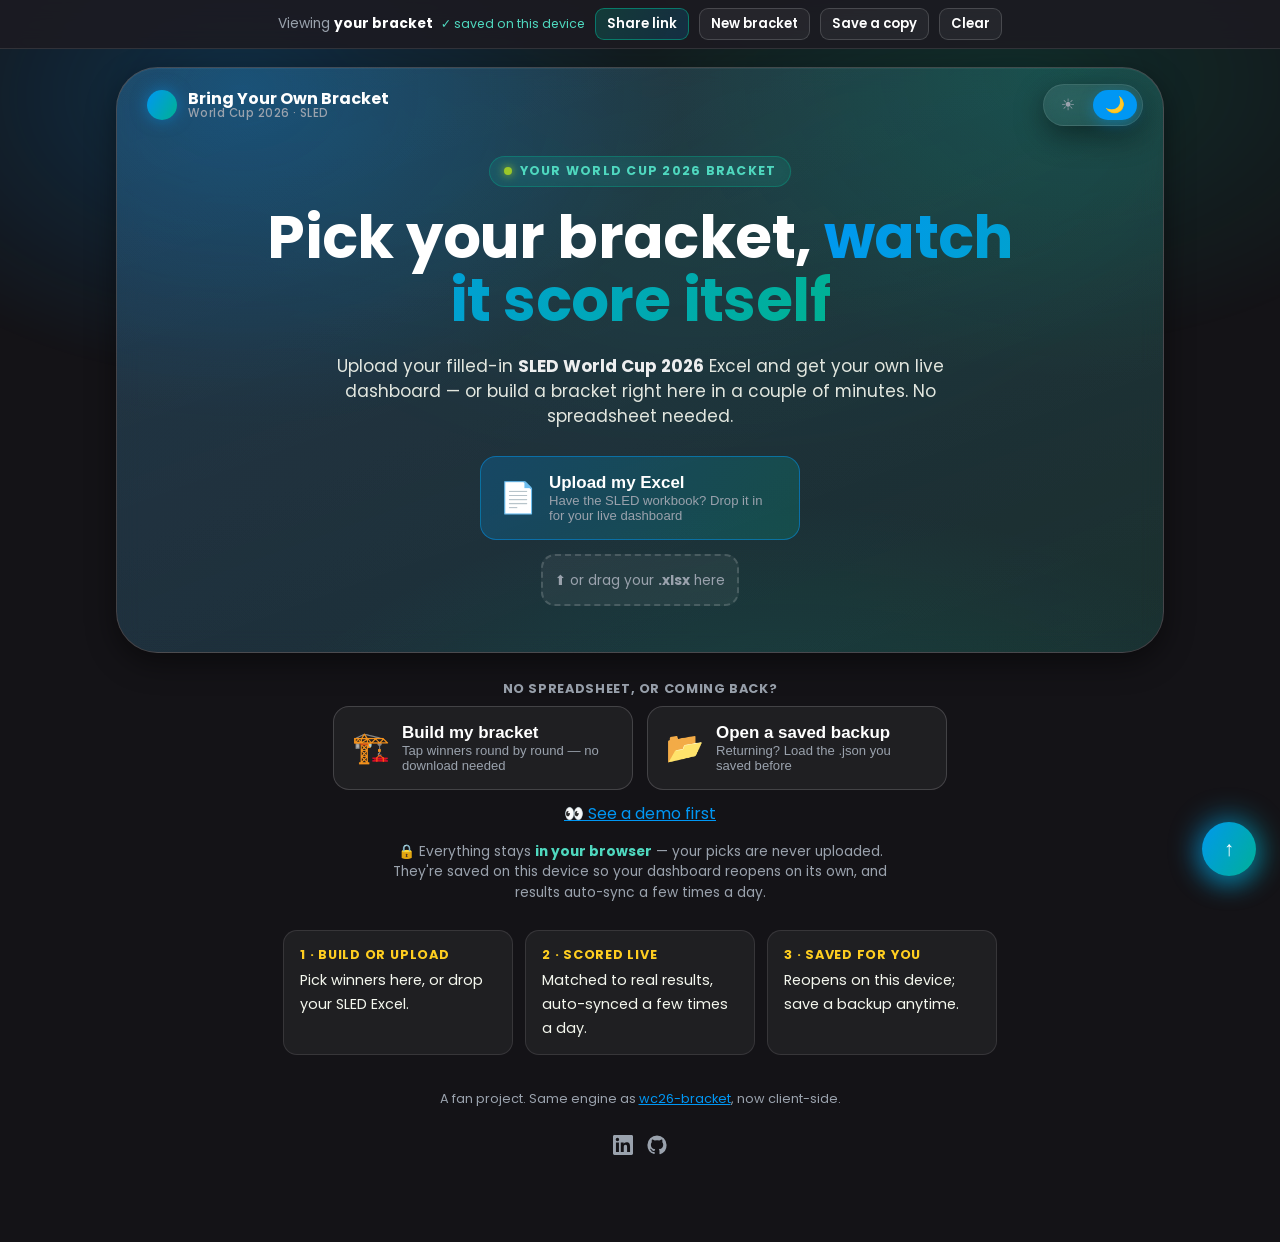
<file: docs/index.html>
<!DOCTYPE html>
<html lang="en" data-theme="dark">
<head>
<meta charset="utf-8">
<meta name="viewport" content="width=device-width,initial-scale=1">
<title>Bring Your Own Bracket — World Cup 2026</title>
<meta name="description" content="Upload your 2026 FIFA World Cup bracket Excel and see your personal dashboard, scored live against real results. 100% in your browser — nothing is uploaded.">
<link rel="canonical" href="https://eriic-builds.github.io/my-wc26-bracket/">
<meta property="og:title" content="Bring Your Own Bracket — World Cup 2026">
<meta property="og:description" content="Drop your bracket Excel in and get your own live-scored dashboard. Nothing leaves your browser.">
<meta property="og:type" content="website">
<meta property="og:url" content="https://eriic-builds.github.io/my-wc26-bracket/">
<meta name="twitter:card" content="summary_large_image">
<link rel="icon" href="data:image/svg+xml,<svg xmlns=%22http://www.w3.org/2000/svg%22 viewBox=%220 0 100 100%22><text y=%22.9em%22 font-size=%2290%22>⚽</text></svg>">
<link rel="stylesheet" href="css/dashboard.css">
<link rel="stylesheet" href="css/fonts.css">
<style>
/* Landing + viewer-chrome styles (the dashboard itself is styled by dashboard.css) */
#landing{max-width:1080px;margin:0 auto;padding:18px 16px 80px;text-align:center}

/* ── Framed hero (adapted from bracket-start-hero.reference.html) ─────────── */
#landing .hero-frame{position:relative;overflow:hidden;isolation:isolate;
  border-radius:clamp(1.4rem,3.4vw,2.6rem);border:1px solid var(--border2);
  background:var(--glass),linear-gradient(160deg,color-mix(in srgb,var(--panel) 66%,transparent),color-mix(in srgb,var(--panel) 48%,transparent));
  backdrop-filter:blur(12px) saturate(1.2);-webkit-backdrop-filter:blur(12px) saturate(1.2);
  box-shadow:var(--shadow),inset 0 1px 0 rgba(255,255,255,.06);padding:0 0 34px;margin:0 auto 26px;
  animation:lhero-in .7s cubic-bezier(.2,.7,.2,1) both}
#landing .hero-bg{position:absolute;inset:0;z-index:0;pointer-events:none;
  background:
    radial-gradient(60% 82% at 12% 4%, var(--g1), transparent 70%),
    radial-gradient(56% 76% at 92% 0%, var(--g2), transparent 70%),
    radial-gradient(74% 74% at 64% 128%, var(--g3), transparent 72%),
    linear-gradient(120deg, color-mix(in srgb,var(--blue) 12%,transparent), color-mix(in srgb,var(--teal) 12%,transparent));
  filter:saturate(1.05)}
/* Lift only the content children — NOT .hero-bg (fixes the reference stacking bug) */
#landing .lnav,#landing .hero-body{position:relative;z-index:1}

/* nav: brand doubles as back-to-top (left) + theme switcher (right) */
#landing .lnav{display:flex;align-items:center;justify-content:space-between;gap:12px;padding:16px 20px}
#landing .lbrand{display:inline-flex;align-items:center;gap:11px;background:transparent;border:0;cursor:pointer;
  font:inherit;color:var(--text);padding:6px 10px;border-radius:12px;transition:background .15s,transform .15s}
#landing .lbrand:hover{background:var(--hover);transform:translateY(-1px)}
#landing .lbrand:focus-visible{outline:2px solid var(--blue);outline-offset:2px}
#landing .lbrand-tx{font-weight:800;text-align:left;line-height:1.05;font-size:1rem}
#landing .lbrand-tx small{display:block;color:var(--muted,#9aa2ad);font-weight:500;font-size:.72rem;letter-spacing:.04em}
#landing .lthemes{display:inline-flex;gap:6px;padding:5px;border-radius:999px;
  background:var(--glass);backdrop-filter:blur(14px);-webkit-backdrop-filter:blur(14px);
  border:1px solid var(--border);box-shadow:var(--shadow)}
#landing .lthemes button{font-family:inherit;font-size:1rem;line-height:1;color:var(--muted,#9aa2ad);background:transparent;
  border:0;padding:7px 12px;border-radius:999px;cursor:pointer;transition:.16s}
#landing .lthemes button:hover{color:var(--text);background:var(--hover)}
#landing .lthemes button.on{color:#fff;background:var(--blue);box-shadow:0 4px 14px rgba(0,151,244,.4)}
#landing .lthemes button:focus-visible{outline:2px solid var(--blue);outline-offset:2px}

/* hero body */
#landing .hero-body{display:flex;flex-direction:column;align-items:center;justify-content:center;text-align:center;
  padding:14px 24px 8px;min-height:clamp(280px,38vh,420px)}
#landing .badge{display:inline-flex;align-items:center;gap:8px;padding:5px 14px;border-radius:999px;margin-bottom:6px;
  font-size:.78rem;font-weight:700;letter-spacing:.1em;text-transform:uppercase;color:var(--win-ink);
  background:color-mix(in srgb,var(--teal) 14%,transparent);border:1px solid color-mix(in srgb,var(--teal) 34%,transparent);
  backdrop-filter:blur(10px);-webkit-backdrop-filter:blur(10px)}
#landing .badge .dot{width:8px;height:8px;border-radius:50%;background:var(--green);box-shadow:0 0 8px var(--green);animation:lbadge-pulse 1.8s infinite}
#landing .headline{font-size:clamp(2rem,5.2vw,3.7rem);line-height:1.07;margin:.22em 0 .3em;max-width:20ch;font-weight:800;letter-spacing:-.01em;color:var(--text)}
#landing .headline .grad{background:var(--grad);-webkit-background-clip:text;background-clip:text;-webkit-text-fill-color:transparent;color:transparent}
#landing .tag{color:var(--text2);opacity:.92;font-size:1.06rem;max-width:60ch;margin:.2em auto 0}
#landing .tag b{color:var(--text)}

@keyframes lhero-in{from{opacity:0;transform:scale(.986)}to{opacity:1;transform:none}}
@keyframes lbadge-pulse{0%{box-shadow:0 0 0 0 rgba(155,199,42,.6)}70%{box-shadow:0 0 0 8px rgba(155,199,42,0)}100%{box-shadow:0 0 0 0 rgba(155,199,42,0)}}
@media(prefers-reduced-motion:reduce){#landing .hero-frame{animation:none}#landing .badge .dot{animation:none}}
@media(max-width:560px){#landing .lnav{padding:12px 14px}#landing .lbrand-tx small{display:none}#landing .hero-body{padding:6px 16px 8px}}
#drop{border:2px dashed var(--border2);border-radius:20px;padding:34px 24px;background:var(--hover);
  transition:.18s;cursor:pointer}
#drop.over{border-color:#0097F4;background:rgba(0,151,244,.10)}
#drop .ball{font-size:2.6rem}
#drop .dh{font-weight:700;font-size:1.15rem;margin:8px 0 2px}
#drop .ds{color:var(--muted,#9aa2ad);font-size:.9rem}
.btnrow{display:flex;flex-wrap:wrap;gap:10px;justify-content:center;margin:20px 0 8px}
.bigbtn{font:inherit;font-weight:700;font-size:.98rem;border-radius:12px;padding:11px 20px;cursor:pointer;border:1px solid transparent;color:#04121a;
  background:linear-gradient(120deg,#0097F4,#00B291)}
.ghostbtn{font:inherit;font-weight:600;font-size:.92rem;border-radius:12px;padding:11px 18px;cursor:pointer;
  color:var(--text);background:var(--hover);border:1px solid var(--border2)}
.ghostbtn:hover{background:var(--border)}
.privacy{margin:16px auto 0;max-width:520px;font-size:.86rem;color:var(--muted,#9aa2ad)}
.privacy b{color:var(--win-ink)}
.restore{margin:14px auto 0;max-width:540px;font-size:.85rem;color:var(--muted,#9aa2ad)}
.restore b{color:var(--text2)}
#errbox{max-width:620px;margin:18px auto 0;text-align:left;background:rgba(229,72,77,.08);border:1px solid rgba(229,72,77,.35);
  border-radius:14px;padding:16px 18px}
#errbox .err-h{font-weight:700;color:var(--lose-ink);margin-bottom:8px}
#errbox ul{margin:0;padding-left:20px;color:var(--text2);font-size:.9rem;line-height:1.6}
#errbox .err-f{margin-top:10px;font-size:.88rem;color:var(--muted,#9aa2ad)}
.linkbtn{background:none;border:none;color:var(--blue);font:inherit;cursor:pointer;text-decoration:underline;padding:0}
#viewerbar{position:sticky;top:0;z-index:60;display:flex;flex-wrap:wrap;align-items:center;gap:10px;justify-content:center;
  padding:8px 14px;background:color-mix(in srgb,var(--panel) 88%,transparent);backdrop-filter:blur(10px);border-bottom:1px solid var(--border);font-size:.86rem}
#viewerbar .vb-you{color:var(--muted,#9aa2ad)} #viewerbar .vb-you b{color:var(--text)}
#viewerbar button{font:inherit;font-size:.82rem;font-weight:600;border-radius:9px;padding:5px 11px;cursor:pointer;
  color:var(--text);background:var(--hover);border:1px solid var(--border2)}
#viewerbar button:hover{background:var(--border)}
#viewerbar button#vb-share{background:linear-gradient(120deg,rgba(0,178,145,.22),rgba(0,151,244,.16));border-color:rgba(0,178,145,.55)}
#viewerbar .vb-saved,#viewerbar .vb-shared{margin-left:8px;font-size:.78rem}
#viewerbar .vb-shared{color:var(--blue)}
#toast{position:fixed;left:50%;bottom:26px;transform:translateX(-50%) translateY(12px);z-index:200;
  background:var(--panel,#12151b);color:var(--text);border:1px solid var(--border2);border-radius:11px;
  padding:10px 16px;font-size:.9rem;font-weight:600;box-shadow:0 8px 30px rgba(0,0,0,.35);
  opacity:0;pointer-events:none;transition:opacity .18s,transform .18s;max-width:min(90vw,420px);text-align:center}
#toast.show{opacity:1;transform:translateX(-50%) translateY(0)}
#sharedlg{border:none;background:transparent;padding:0;max-width:min(92vw,420px);margin:8vh auto auto}
#sharedlg::backdrop{background:rgba(0,0,0,.55);backdrop-filter:blur(3px)}
.sharedlg-card{background:var(--panel,#1c1b21);border:1px solid var(--border2);border-radius:16px;padding:18px 20px 20px;box-shadow:0 24px 70px rgba(0,0,0,.5);color:var(--text)}
.sharedlg-head{display:flex;align-items:flex-start;justify-content:space-between;gap:12px}
.sharedlg-head h3{font-size:1.15rem;font-weight:800;margin:0}
.sharedlg-x{font:inherit;font-size:1rem;color:var(--text);background:var(--hover);border:1px solid var(--border2);border-radius:9px;width:32px;height:32px;cursor:pointer;flex:0 0 auto}
.sharedlg-field{display:flex;flex-direction:column;gap:5px;font-size:.82rem;color:var(--muted,#9aa2ad);margin-top:14px}
.sharedlg-field input{font:inherit;font-size:1rem;color:var(--text);background:var(--hover);border:1px solid var(--border2);border-radius:10px;padding:10px 12px}
.sharedlg-field input:focus{outline:none;border-color:#0097F4}
.sharedlg-preview{font-size:.86rem;color:var(--muted,#9aa2ad);margin:12px 0 0}
.sharedlg-preview b{color:var(--text);font-weight:650}
.sharedlg-note{display:flex;gap:9px;align-items:flex-start;font-size:.8rem;line-height:1.5;color:var(--muted,#9aa2ad);margin:14px 0 0;padding:10px 12px;background:rgba(0,151,244,.08);border:1px solid rgba(0,151,244,.25);border-radius:10px}
.sharedlg-note .sharedlg-lock{flex:0 0 auto;font-size:.98rem;line-height:1.4}
.sharedlg-actions{display:flex;gap:8px;justify-content:flex-end;margin-top:18px}
.sharedlg-btn{font:inherit;font-size:.9rem;font-weight:650;border-radius:10px;padding:8px 15px;cursor:pointer;color:var(--text);background:var(--hover);border:1px solid var(--border2)}
.sharedlg-btn:hover{background:var(--border)}
.sharedlg-btn.primary{color:#04121a;background:linear-gradient(120deg,#0097F4,#00B291);border-color:transparent}
.steps{display:flex;flex-wrap:wrap;gap:12px;justify-content:center;margin:26px 0 0;text-align:left}
.step{flex:1 1 200px;max-width:230px;background:var(--hover);border:1px solid var(--border);border-radius:14px;padding:14px 16px}
.step b{display:block;color:var(--gold-ink);font-size:.8rem;letter-spacing:.06em;text-transform:uppercase;margin-bottom:4px}
.step span{font-size:.9rem;color:var(--text2)}
.foothint{margin-top:34px;font-size:.8rem;color:var(--muted,#9aa2ad)}.connect{display:inline-flex;gap:14px;align-items:center;margin-top:14px}.connect a{color:var(--muted,#9aa2ad);display:inline-flex;line-height:0;transition:color .15s ease,transform .15s ease}.connect a:hover{color:var(--blue,#0097F4);transform:translateY(-1px)}.connect svg{width:20px;height:20px;fill:currentColor}
.foothint a{color:var(--blue)}

/* Landing choices */
.choices{display:flex;flex-wrap:wrap;gap:14px;justify-content:center;margin:26px 0 12px}
.choice{flex:1 1 260px;max-width:320px;text-align:left;display:grid;grid-template-columns:auto 1fr;grid-template-rows:auto auto;gap:0 12px;
  padding:16px 18px;border-radius:16px;cursor:pointer;color:var(--text);background:var(--hover);border:1px solid var(--border2);transition:.16s}
.choice:hover{background:var(--border);transform:translateY(-2px)}
.choice.primary{background:linear-gradient(120deg,rgba(0,151,244,.22),rgba(0,178,145,.22));border-color:rgba(0,151,244,.5)}
.choice.primary:hover{background:linear-gradient(120deg,rgba(0,151,244,.32),rgba(0,178,145,.32))}
.choice .ch-ic{grid-row:1/3;font-size:1.9rem;align-self:center}
.choice .ch-t{font-weight:800;font-size:1.06rem;color:var(--text)}
.choice .ch-s{font-size:.82rem;color:var(--muted,#9aa2ad)}
#drop{border:2px dashed var(--border2);border-radius:14px;padding:12px;margin:2px auto 4px;max-width:360px;transition:.16s;cursor:pointer}
#drop.over{border-color:#0097F4;background:rgba(0,151,244,.10)}
.drop-hint{font-size:.86rem;color:var(--muted,#9aa2ad)}
.mini-row{display:flex;gap:10px;align-items:center;justify-content:center;margin:12px 0 4px}
.mini-row .dotsep{color:var(--muted,#9aa2ad)}
.vb-saved{margin-left:8px;font-size:.76rem;color:var(--win-ink)}
.alt-head{margin:24px 0 2px;font-size:.8rem;font-weight:700;letter-spacing:.05em;text-transform:uppercase;color:var(--muted)}
.choices.alt{margin:8px 0 4px}
.choices.alt .choice{flex:1 1 220px;max-width:300px}

/* Bracket builder overlay */
.builder{position:fixed;inset:0;z-index:120;background:rgba(12,11,15,.92);backdrop-filter:blur(4px);overflow-y:auto;padding:16px}
.bld-inner{max-width:1040px;margin:0 auto;background:var(--panel,#1c1b21);border:1px solid var(--border2);border-radius:18px;padding:18px 20px 22px;box-shadow:0 24px 70px rgba(0,0,0,.5)}
.bld-head{display:flex;align-items:flex-start;justify-content:space-between;gap:12px}
.bld-title{font-size:1.35rem;font-weight:800}
.bld-sub{font-size:.86rem;color:var(--muted,#9aa2ad)}
.bld-x{font:inherit;font-size:1.1rem;color:var(--text);background:var(--hover);border:1px solid var(--border2);border-radius:10px;width:34px;height:34px;cursor:pointer;flex:0 0 auto}
.bld-steps{display:flex;align-items:center;gap:2px;justify-content:center;margin:16px 0 6px}
.bld-dot{display:grid;place-items:center;width:34px;height:34px;border-radius:50%;font-size:.78rem;font-weight:800;color:var(--muted,#9aa2ad);
  background:var(--hover);border:1px solid var(--border2);cursor:pointer}
.bld-dot.on{color:#04121a;background:linear-gradient(120deg,#0097F4,#00B291);border-color:transparent}
.bld-dot.ok:not(.on){color:#9BC72A;border-color:rgba(155,199,42,.5)}
.bld-sep{width:16px;height:2px;background:var(--border2)}
.bld-roundhead{text-align:center;margin:6px 0 12px;font-size:1.02rem}
.bld-roundhead span{color:var(--muted,#9aa2ad);font-size:.85rem;margin-left:6px}
.bld-grid{display:grid;grid-template-columns:repeat(auto-fill,minmax(230px,1fr));gap:12px}
.bld-match{background:var(--hover);border:1px solid var(--border);border-radius:12px;padding:9px 10px;position:relative}
.bld-mc{font-size:.6rem;font-weight:700;letter-spacing:.05em;color:var(--muted,#9aa2ad);text-align:center;margin-bottom:2px}
.bld-vs{text-align:center;font-size:.62rem;color:var(--muted,#9aa2ad);margin:3px 0}
.bld-team{width:100%;display:flex;align-items:center;gap:8px;padding:9px 11px;border-radius:9px;border:1px solid var(--border2);
  background:var(--hover);color:var(--text);font:inherit;font-size:.9rem;font-weight:650;cursor:pointer;transition:.14s;text-align:left}
.bld-team:hover{background:var(--border);border-color:var(--border2)}
.bld-team .seed{font-size:.6rem;font-weight:700;color:var(--muted,#9aa2ad);background:var(--border);border-radius:5px;padding:2px 5px}
.bld-team .bld-flag{width:22px;height:16px;border-radius:3px;object-fit:cover;flex:0 0 auto;box-shadow:0 0 0 1px var(--border2)}
.bld-team .tname{flex:1;white-space:nowrap;overflow:hidden;text-overflow:ellipsis;color:var(--text)}
.bld-team .bld-check{opacity:0;color:var(--win-ink);font-weight:800}
.bld-team.picked{background:linear-gradient(120deg,rgba(0,178,145,.28),rgba(0,151,244,.20));border-color:rgba(0,178,145,.6)}
.bld-team.picked .bld-check{opacity:1}
.bld-team.dim{opacity:.5}
.bld-team.tbd{color:var(--muted,#9aa2ad);font-style:italic;font-weight:600;cursor:default;background:transparent;border-style:dashed;justify-content:center}
.bld-team .bld-adv{margin-left:auto;font-size:.72rem;font-weight:800;color:var(--win-ink);opacity:0;white-space:nowrap;flex:0 0 auto}
.bld-team.picked .bld-adv{opacity:1}
.bld-team.dim .tname{text-decoration:line-through}
.bld-match.done{border-color:color-mix(in srgb,var(--win) 26%,var(--border))}
.bld-match.next-up{border-color:color-mix(in srgb,var(--blue) 48%,var(--border2));box-shadow:0 0 0 2px color-mix(in srgb,var(--blue) 20%,transparent)}
.bld-dot.locked{opacity:.32;cursor:default}
.bld-ok-tag{color:var(--win-ink);font-weight:800;font-size:.85rem;margin-left:6px}
.bld-count{font-size:.78rem;font-weight:700;color:var(--muted);white-space:nowrap}
.bld-grid.final{grid-template-columns:minmax(0,360px);justify-content:center}
.bld-btn.go.ready{box-shadow:0 0 0 3px color-mix(in srgb,var(--blue) 22%,transparent)}
.bld-finish{margin-top:16px;padding-top:14px;border-top:1px solid var(--border);display:grid;gap:12px;max-width:420px}
.bld-fh{font-size:1rem}
.bld-field{display:flex;flex-direction:column;gap:4px;font-size:.82rem;color:var(--muted,#9aa2ad)}
.bld-field small{opacity:.8}
.bld-field input{font:inherit;font-size:1rem;color:var(--text);background:var(--hover);border:1px solid var(--border2);border-radius:10px;padding:9px 12px}
.bld-field input:focus{outline:none;border-color:#0097F4}
.bld-note{font-size:.82rem;line-height:1.5;color:var(--muted,#9aa2ad);background:rgba(0,151,244,.08);border:1px solid rgba(0,151,244,.25);border-radius:10px;padding:10px 12px}
.bld-note b{color:var(--blue);font-weight:600}
.bld-foot{display:flex;align-items:center;gap:14px;margin-top:16px}
.bld-btn{font:inherit;font-weight:700;font-size:.92rem;border-radius:11px;padding:10px 18px;cursor:pointer;border:1px solid transparent}
.bld-btn.ghost{color:var(--text);background:var(--hover);border-color:var(--border2)}
.bld-btn.ghost:disabled{opacity:.4;cursor:default}
.bld-btn.go{color:#04121a;background:linear-gradient(120deg,#0097F4,#00B291);margin-left:auto}
.bld-btn.go:disabled{opacity:.45;cursor:default;filter:grayscale(.3)}
.bld-prog{flex:1;height:7px;border-radius:999px;background:var(--border);overflow:hidden;max-width:260px}
.bld-prog i{display:block;height:100%;background:linear-gradient(90deg,#0097F4,#00B291);transition:width .2s}
</style>
</head>
<body>

<!-- Returning-visitor / viewer control bar (hidden until a bracket is loaded) -->
<div id="viewerbar" hidden>
  <span class="vb-you">Viewing <b id="vb-name">your bracket</b><span class="vb-saved">✓ saved on this device</span><span class="vb-shared" hidden>🔗 shared link</span></span>
  <button id="vb-share" title="Copy a link that shows this exact bracket">Share link</button>
  <button id="vb-replace" title="Start over — build or upload a different bracket">New bracket</button>
  <button id="vb-export" title="Download a backup file — reopen it later or on another device">Save a copy</button>
  <button id="vb-clear" title="Remove this bracket from this device">Clear</button>
</div>

<!-- Landing -->
<div id="landing">
  <section class="hero-frame">
    <div class="hero-bg" aria-hidden="true"></div>
    <nav class="lnav">
      <button class="lbrand" id="lhome" type="button" aria-label="Back to top" title="Back to top">
        <span class="orb" aria-hidden="true"></span>
        <span class="lbrand-tx">Bring Your Own Bracket<small>World Cup 2026 · SLED</small></span>
      </button>
      <div class="lthemes" role="group" aria-label="Theme">
        <button type="button" data-theme-btn="light" aria-label="Light theme" aria-pressed="false" title="Light">☀️</button>
        <button type="button" data-theme-btn="dark" aria-label="Dark theme" aria-pressed="false" title="Dark">🌙</button>
      </div>
    </nav>

    <div class="hero-body">
      <span class="badge"><span class="dot" aria-hidden="true"></span> Your World Cup 2026 Bracket</span>
      <h1 class="headline">Pick your bracket, <span class="grad">watch it score itself</span></h1>
      <p class="tag">Upload your filled-in <b>SLED World Cup 2026</b> Excel and get your own live dashboard —
      or build a bracket right here in a couple of minutes. No spreadsheet needed.</p>

      <div class="choices">
        <button class="choice primary" id="pick">
          <span class="ch-ic">📄</span>
          <span class="ch-t">Upload my Excel</span>
          <span class="ch-s">Have the SLED workbook? Drop it in for your live dashboard</span>
        </button>
      </div>

      <div id="drop" role="button" tabindex="0" aria-label="Upload your bracket Excel">
        <span class="drop-hint">⬆️ or drag your <b>.xlsx</b> here</span>
      </div>
    </div>
  </section>

  <input id="file" type="file" accept=".xlsx,.xlsm" hidden>
  <input id="importfile" type="file" accept=".json,application/json" hidden>

  <div class="alt-head">No spreadsheet, or coming back?</div>
  <div class="choices alt">
    <button class="choice" id="build">
      <span class="ch-ic">🏗️</span>
      <span class="ch-t">Build my bracket</span>
      <span class="ch-s">Tap winners round by round — no download needed</span>
    </button>
    <button class="choice" id="import">
      <span class="ch-ic">📂</span>
      <span class="ch-t">Open a saved backup</span>
      <span class="ch-s">Returning? Load the .json you saved before</span>
    </button>
  </div>

  <div class="mini-row">
    <button class="linkbtn" id="demo">👀 See a demo first</button>
  </div>

  <p class="privacy">🔒 Everything stays <b>in your browser</b> — your picks are never uploaded. They're
  saved on this device so your dashboard reopens on its own, and results auto-sync a few times a day.</p>

  <div id="errbox" hidden></div>

  <div class="steps">
    <div class="step"><b>1 · Build or upload</b><span>Pick winners here, or drop your SLED Excel.</span></div>
    <div class="step"><b>2 · Scored live</b><span>Matched to real results, auto-synced a few times a day.</span></div>
    <div class="step"><b>3 · Saved for you</b><span>Reopens on this device; save a backup anytime.</span></div>
  </div>

  <p class="foothint">A fan project. Same engine as
    <a href="https://github.com/eriic-builds/wc26-bracket" target="_blank" rel="noopener">wc26-bracket</a>, now client-side.</p>
  <div class="connect">
    <a href="https://www.linkedin.com/in/ericxlam/" target="_blank" rel="noopener" aria-label="Eric Lam on LinkedIn" title="LinkedIn"><svg viewBox="0 0 24 24" aria-hidden="true"><path d="M20.45 20.45h-3.56v-5.57c0-1.33-.02-3.04-1.85-3.04-1.85 0-2.14 1.45-2.14 2.94v5.67H9.35V9h3.41v1.56h.05c.48-.9 1.64-1.85 3.37-1.85 3.6 0 4.27 2.37 4.27 5.46v6.28zM5.34 7.43a2.06 2.06 0 1 1 0-4.13 2.06 2.06 0 0 1 0 4.13zM7.12 20.45H3.56V9h3.56v11.45zM22.22 0H1.77C.79 0 0 .77 0 1.72v20.55C0 23.23.79 24 1.77 24h20.45c.98 0 1.78-.77 1.78-1.72V1.72C24 .77 23.2 0 22.22 0z"/></svg></a>
    <a href="https://github.com/eriic-builds/my-wc26-bracket" target="_blank" rel="noopener" aria-label="This project on GitHub" title="GitHub repo"><svg viewBox="0 0 24 24" aria-hidden="true"><path d="M12 .5A11.5 11.5 0 0 0 .5 12a11.5 11.5 0 0 0 7.86 10.92c.57.1.78-.25.78-.55v-2c-3.2.7-3.88-1.36-3.88-1.36-.52-1.33-1.28-1.69-1.28-1.69-1.05-.72.08-.7.08-.7 1.16.08 1.77 1.19 1.77 1.19 1.03 1.77 2.7 1.26 3.36.96.1-.75.4-1.26.73-1.55-2.55-.29-5.24-1.28-5.24-5.68 0-1.25.45-2.28 1.19-3.08-.12-.29-.52-1.46.11-3.05 0 0 .97-.31 3.18 1.18a11 11 0 0 1 5.8 0c2.2-1.49 3.17-1.18 3.17-1.18.63 1.59.23 2.76.11 3.05.74.8 1.19 1.83 1.19 3.08 0 4.41-2.69 5.38-5.25 5.67.41.35.78 1.05.78 2.12v3.14c0 .3.2.66.79.55A11.5 11.5 0 0 0 23.5 12 11.5 11.5 0 0 0 12 .5z"/></svg></a>
  </div>
</div>

<!-- Interactive bracket builder overlay -->
<div id="builder" class="builder" hidden><div class="bld-inner"></div></div>

<!-- The rendered dashboard is injected here (inner HTML of .wrap) -->
<div class="wrap" id="app" hidden></div>

<button class="dab" id="dab" title="Back to top" aria-label="Back to top" hidden>↑</button>
<div class="statcard" id="statcard" aria-hidden="true"></div>
<div id="toast" role="status" aria-live="polite"></div>

<!-- Share editor: choose how your name comes across, then copy/share the link -->
<dialog id="sharedlg" aria-labelledby="sharedlg-h">
  <div class="sharedlg-card">
    <div class="sharedlg-head">
      <h3 id="sharedlg-h">Share your bracket</h3>
      <button type="button" class="sharedlg-x" id="share-cancel" title="Close" aria-label="Close">✕</button>
    </div>
    <label class="sharedlg-field"><span>Show my name as</span>
      <input id="share-as" type="text" maxlength="60" autocomplete="off" placeholder="e.g. AL or Alex">
    </label>
    <p class="sharedlg-preview">Opens as “<b><span id="share-preview">your</span> bracket</b>”.</p>
    <p class="sharedlg-note"><span class="sharedlg-lock" aria-hidden="true">🔒</span><span>This link contains your bracket picks, tiebreaker, and the name above — nothing else. Send it only to people you want to see it. Prefer initials or a nickname? Just edit the name.</span></p>
    <div class="sharedlg-actions">
      <button type="button" class="sharedlg-btn" id="share-native" hidden title="Opens your device's share menu — Messages, WhatsApp, email, and more">Share via app…</button>
      <button type="button" class="sharedlg-btn primary" id="share-copy" title="Copies the link so you can paste it into any chat, email, or note">Copy link</button>
    </div>
  </div>
</dialog>

<script src="js/vendor/xlsx.full.min.js"></script>
<script type="module" src="js/main.js"></script>
</body>
</html>
</file>
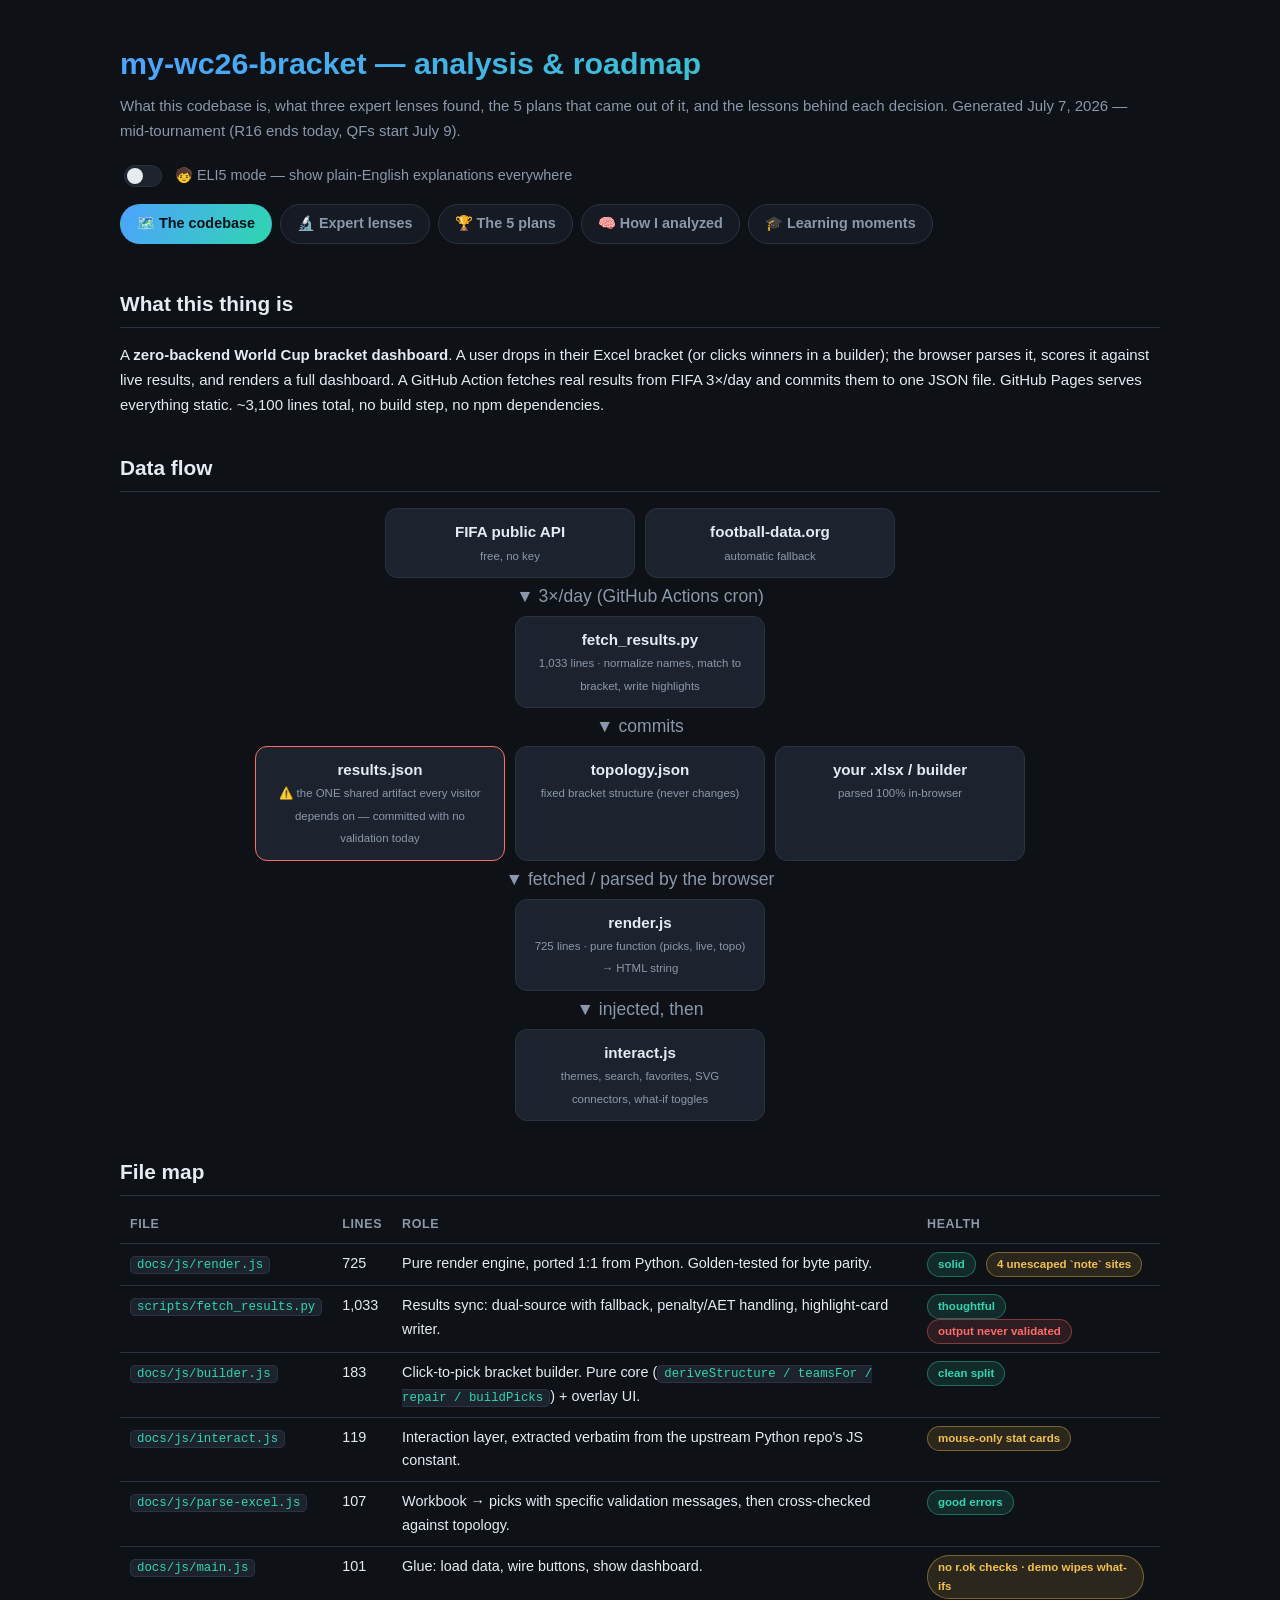
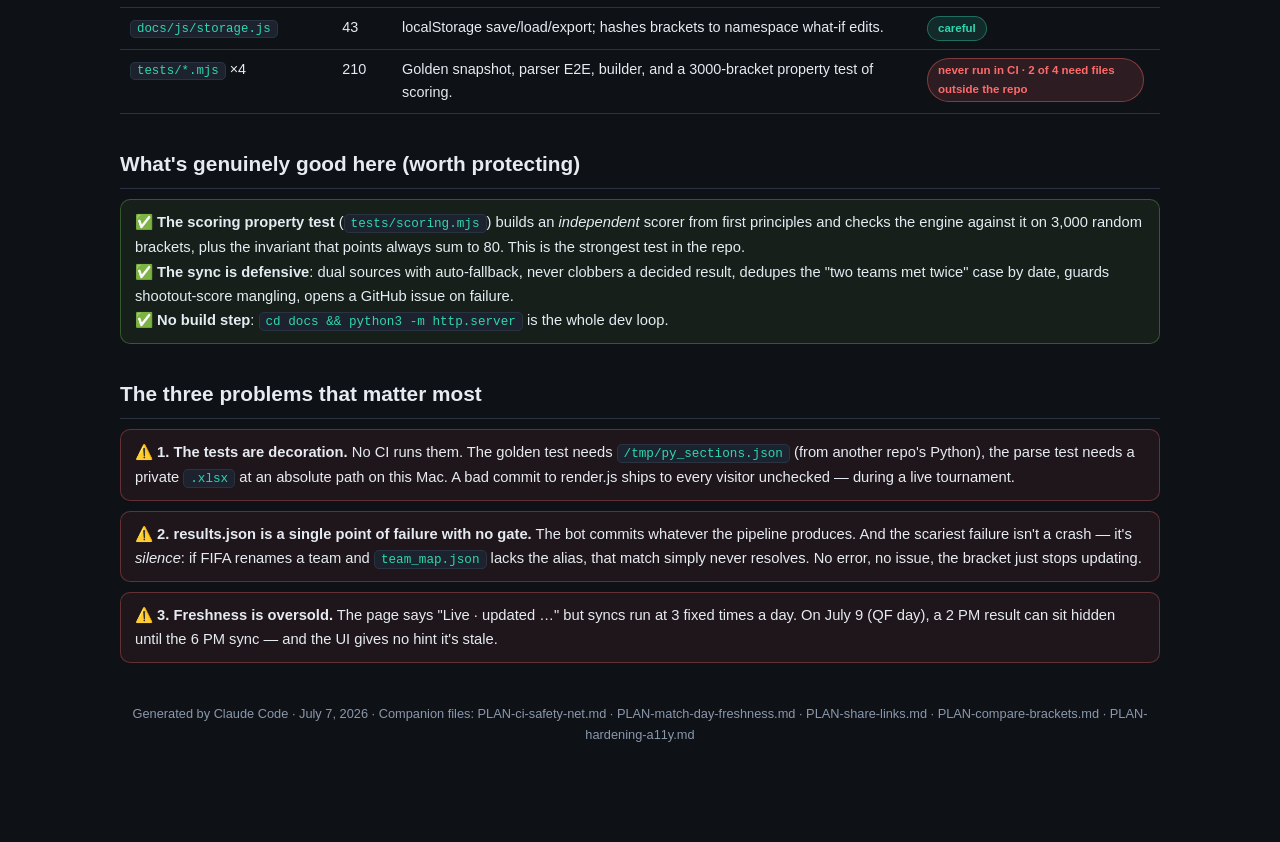
<file: ANALYSIS.html>
<!DOCTYPE html>
<html lang="en">
<head>
<meta charset="utf-8">
<meta name="viewport" content="width=device-width,initial-scale=1">
<title>my-wc26-bracket — Codebase Analysis & 5-Plan Roadmap</title>
<style>
:root{
  --bg:#0e1116;--panel:#161b23;--panel2:#1c232e;--border:#2a3342;--text:#e6ebf2;
  --muted:#8b98ab;--blue:#4da3ff;--teal:#2fd6b0;--gold:#f2c14e;--red:#ff6b6b;
  --purple:#b28dff;--green:#7ed957;
}
*{box-sizing:border-box}
body{margin:0;font:15px/1.65 -apple-system,BlinkMacSystemFont,"Segoe UI",Roboto,sans-serif;background:var(--bg);color:var(--text)}
.wrap{max-width:1080px;margin:0 auto;padding:32px 20px 100px}
h1{font-size:1.9rem;margin:.2em 0;background:linear-gradient(120deg,var(--blue),var(--teal));-webkit-background-clip:text;background-clip:text;-webkit-text-fill-color:transparent}
h2{font-size:1.3rem;margin:1.6em 0 .5em;border-bottom:1px solid var(--border);padding-bottom:.3em}
h3{font-size:1.05rem;margin:1.2em 0 .4em}
.sub{color:var(--muted);margin:0 0 18px}
code{background:var(--panel2);border:1px solid var(--border);border-radius:5px;padding:1px 6px;font-size:.86em;color:var(--teal)}
a{color:var(--blue)}
/* tabs */
nav{display:flex;flex-wrap:wrap;gap:8px;position:sticky;top:0;background:linear-gradient(var(--bg) 85%,transparent);padding:14px 0 10px;z-index:5}
nav button{font:inherit;font-weight:600;font-size:.9rem;color:var(--muted);background:var(--panel);border:1px solid var(--border);border-radius:999px;padding:7px 16px;cursor:pointer;transition:.15s}
nav button:hover{color:var(--text);border-color:var(--blue)}
nav button.on{color:#04121a;background:linear-gradient(120deg,var(--blue),var(--teal));border-color:transparent}
section.tab{display:none;animation:fade .25s}
section.tab.on{display:block}
@keyframes fade{from{opacity:0;transform:translateY(6px)}to{opacity:1;transform:none}}
/* eli5 toggle */
.eli5toggle{display:flex;align-items:center;gap:10px;margin:10px 0 0;font-size:.9rem;color:var(--muted);user-select:none;cursor:pointer}
.eli5toggle input{width:38px;height:22px;appearance:none;background:var(--panel2);border:1px solid var(--border);border-radius:999px;position:relative;cursor:pointer;transition:.2s}
.eli5toggle input:checked{background:var(--gold);border-color:var(--gold)}
.eli5toggle input::after{content:"";position:absolute;top:2px;left:2px;width:16px;height:16px;border-radius:50%;background:var(--text);transition:.2s}
.eli5toggle input:checked::after{left:18px;background:#3a2c00}
.eli5{display:none;background:rgba(242,193,78,.08);border:1px solid rgba(242,193,78,.35);border-left:4px solid var(--gold);border-radius:10px;padding:10px 14px;margin:10px 0;font-size:.92rem}
body.eli5-on .eli5{display:block}
.eli5 b{color:var(--gold)}
/* cards & details */
.card{background:var(--panel);border:1px solid var(--border);border-radius:14px;padding:16px 18px;margin:12px 0}
details{background:var(--panel);border:1px solid var(--border);border-radius:12px;margin:10px 0;overflow:hidden}
details summary{cursor:pointer;padding:12px 16px;font-weight:700;list-style:none;display:flex;align-items:center;gap:10px}
details summary::before{content:"▸";color:var(--blue);transition:.15s}
details[open] summary::before{transform:rotate(90deg)}
details .body{padding:0 16px 14px;border-top:1px solid var(--border)}
.pill{display:inline-block;font-size:.72rem;font-weight:700;border-radius:999px;padding:2px 10px;margin-right:6px;vertical-align:middle}
.p-blue{background:rgba(77,163,255,.15);color:var(--blue);border:1px solid rgba(77,163,255,.4)}
.p-teal{background:rgba(47,214,176,.13);color:var(--teal);border:1px solid rgba(47,214,176,.4)}
.p-gold{background:rgba(242,193,78,.13);color:var(--gold);border:1px solid rgba(242,193,78,.4)}
.p-red{background:rgba(255,107,107,.13);color:var(--red);border:1px solid rgba(255,107,107,.4)}
.p-purple{background:rgba(178,141,255,.13);color:var(--purple);border:1px solid rgba(178,141,255,.4)}
.p-green{background:rgba(126,217,87,.13);color:var(--green);border:1px solid rgba(126,217,87,.4)}
table{width:100%;border-collapse:collapse;font-size:.9rem;margin:10px 0}
th,td{text-align:left;padding:8px 10px;border-bottom:1px solid var(--border);vertical-align:top}
th{color:var(--muted);font-size:.78rem;text-transform:uppercase;letter-spacing:.05em}
/* diagram */
.diagram{display:grid;gap:10px;margin:16px 0}
.dg-row{display:flex;flex-wrap:wrap;gap:10px;align-items:stretch;justify-content:center}
.dg-box{flex:1 1 180px;max-width:250px;background:var(--panel2);border:1px solid var(--border);border-radius:12px;padding:10px 14px;text-align:center;font-size:.86rem;position:relative;transition:.15s;cursor:default}
.dg-box b{display:block;font-size:.95rem}
.dg-box small{color:var(--muted)}
.dg-box:hover{border-color:var(--blue);transform:translateY(-2px)}
.dg-box.hot{border-color:var(--red)}
.dg-arrow{text-align:center;color:var(--muted);font-size:1.1rem;line-height:1}
/* rank list */
.rank{display:flex;gap:14px;align-items:flex-start;background:var(--panel);border:1px solid var(--border);border-radius:14px;padding:16px 18px;margin:12px 0;transition:.15s}
.rank:hover{border-color:var(--blue)}
.rank .n{flex:0 0 44px;height:44px;border-radius:12px;display:grid;place-items:center;font-size:1.3rem;font-weight:800;color:#04121a;background:linear-gradient(120deg,var(--blue),var(--teal))}
.rank.r1 .n{background:linear-gradient(120deg,var(--gold),#ff9f43)}
.rank h3{margin:0 0 2px}
.rank .meta{font-size:.8rem;color:var(--muted);margin-bottom:6px}
.bar{height:8px;border-radius:999px;background:var(--panel2);overflow:hidden;margin:4px 0 2px;max-width:320px}
.bar i{display:block;height:100%;border-radius:999px;background:linear-gradient(90deg,var(--blue),var(--teal))}
.lens{border-left:4px solid var(--purple);padding-left:14px;margin:14px 0}
.lens.k{border-color:var(--teal)} .lens.h{border-color:var(--blue)} .lens.r{border-color:var(--red)}
.lens h3{margin-top:0}
.quotebox{font-style:italic;color:var(--muted);margin:6px 0}
.tag{font-size:.72rem;font-weight:700;color:var(--muted);text-transform:uppercase;letter-spacing:.06em}
kbd{background:var(--panel2);border:1px solid var(--border);border-bottom-width:2px;border-radius:5px;padding:1px 6px;font-size:.8em}
.warn{background:rgba(255,107,107,.07);border:1px solid rgba(255,107,107,.3);border-radius:10px;padding:10px 14px;margin:10px 0;font-size:.92rem}
.good{background:rgba(126,217,87,.07);border:1px solid rgba(126,217,87,.3);border-radius:10px;padding:10px 14px;margin:10px 0;font-size:.92rem}
footer{margin-top:40px;color:var(--muted);font-size:.8rem;text-align:center}
</style>
</head>
<body>
<div class="wrap">

<h1>my-wc26-bracket — analysis &amp; roadmap</h1>
<p class="sub">What this codebase is, what three expert lenses found, the 5 plans that came out of it, and the lessons behind each decision. Generated July 7, 2026 — mid-tournament (R16 ends today, QFs start July 9).</p>
<label class="eli5toggle"><input type="checkbox" id="eli5"> <span>🧒 ELI5 mode — show plain-English explanations everywhere</span></label>

<nav id="nav">
  <button data-tab="t-code" class="on">🗺️ The codebase</button>
  <button data-tab="t-lens">🔬 Expert lenses</button>
  <button data-tab="t-plans">🏆 The 5 plans</button>
  <button data-tab="t-how">🧠 How I analyzed</button>
  <button data-tab="t-learn">🎓 Learning moments</button>
</nav>

<!-- ============================ TAB 1: CODEBASE ============================ -->
<section class="tab on" id="t-code">
<h2>What this thing is</h2>
<p>A <b>zero-backend World Cup bracket dashboard</b>. A user drops in their Excel bracket (or clicks winners in a builder); the browser parses it, scores it against live results, and renders a full dashboard. A GitHub Action fetches real results from FIFA 3×/day and commits them to one JSON file. GitHub Pages serves everything static. ~3,100 lines total, no build step, no npm dependencies.</p>

<div class="eli5">🧒 <b>ELI5:</b> Imagine a scoreboard poster that redraws itself. You hand it your list of guesses once. A robot mailman drops off a note with the real game scores three times a day. Your own web browser does all the math and drawing — nothing about your guesses ever leaves your computer.</div>

<h2>Data flow</h2>
<div class="diagram">
  <div class="dg-row">
    <div class="dg-box"><b>FIFA public API</b><small>free, no key</small></div>
    <div class="dg-box"><b>football-data.org</b><small>automatic fallback</small></div>
  </div>
  <div class="dg-arrow">▼ 3×/day (GitHub Actions cron)</div>
  <div class="dg-row">
    <div class="dg-box"><b>fetch_results.py</b><small>1,033 lines · normalize names, match to bracket, write highlights</small></div>
  </div>
  <div class="dg-arrow">▼ commits</div>
  <div class="dg-row">
    <div class="dg-box hot"><b>results.json</b><small>⚠️ the ONE shared artifact every visitor depends on — committed with no validation today</small></div>
    <div class="dg-box"><b>topology.json</b><small>fixed bracket structure (never changes)</small></div>
    <div class="dg-box"><b>your .xlsx / builder</b><small>parsed 100% in-browser</small></div>
  </div>
  <div class="dg-arrow">▼ fetched / parsed by the browser</div>
  <div class="dg-row">
    <div class="dg-box"><b>render.js</b><small>725 lines · pure function (picks, live, topo) → HTML string</small></div>
  </div>
  <div class="dg-arrow">▼ injected, then</div>
  <div class="dg-row">
    <div class="dg-box"><b>interact.js</b><small>themes, search, favorites, SVG connectors, what-if toggles</small></div>
  </div>
</div>

<h2>File map</h2>
<table>
<tr><th>File</th><th>Lines</th><th>Role</th><th>Health</th></tr>
<tr><td><code>docs/js/render.js</code></td><td>725</td><td>Pure render engine, ported 1:1 from Python. Golden-tested for byte parity.</td><td><span class="pill p-teal">solid</span> <span class="pill p-gold">4 unescaped `note` sites</span></td></tr>
<tr><td><code>scripts/fetch_results.py</code></td><td>1,033</td><td>Results sync: dual-source with fallback, penalty/AET handling, highlight-card writer.</td><td><span class="pill p-teal">thoughtful</span> <span class="pill p-red">output never validated</span></td></tr>
<tr><td><code>docs/js/builder.js</code></td><td>183</td><td>Click-to-pick bracket builder. Pure core (<code>deriveStructure / teamsFor / repair / buildPicks</code>) + overlay UI.</td><td><span class="pill p-teal">clean split</span></td></tr>
<tr><td><code>docs/js/interact.js</code></td><td>119</td><td>Interaction layer, extracted verbatim from the upstream Python repo's JS constant.</td><td><span class="pill p-gold">mouse-only stat cards</span></td></tr>
<tr><td><code>docs/js/parse-excel.js</code></td><td>107</td><td>Workbook → picks with specific validation messages, then cross-checked against topology.</td><td><span class="pill p-teal">good errors</span></td></tr>
<tr><td><code>docs/js/main.js</code></td><td>101</td><td>Glue: load data, wire buttons, show dashboard.</td><td><span class="pill p-gold">no r.ok checks · demo wipes what-ifs</span></td></tr>
<tr><td><code>docs/js/storage.js</code></td><td>43</td><td>localStorage save/load/export; hashes brackets to namespace what-if edits.</td><td><span class="pill p-teal">careful</span></td></tr>
<tr><td><code>tests/*.mjs</code> ×4</td><td>210</td><td>Golden snapshot, parser E2E, builder, and a 3000-bracket property test of scoring.</td><td><span class="pill p-red">never run in CI · 2 of 4 need files outside the repo</span></td></tr>
</table>

<div class="eli5">🧒 <b>ELI5 — what's a "pure function" and why care?</b> <code>render.js</code> is like a vending machine: same coins in → same snack out, every time, no surprises. That's why you can test it by just comparing its output text to a saved copy. If it secretly checked the time or the weather, testing would be much harder.</div>

<h2>What's genuinely good here (worth protecting)</h2>
<div class="good">✅ <b>The scoring property test</b> (<code>tests/scoring.mjs</code>) builds an <i>independent</i> scorer from first principles and checks the engine against it on 3,000 random brackets, plus the invariant that points always sum to 80. This is the strongest test in the repo.<br>
✅ <b>The sync is defensive</b>: dual sources with auto-fallback, never clobbers a decided result, dedupes the "two teams met twice" case by date, guards shootout-score mangling, opens a GitHub issue on failure.<br>
✅ <b>No build step</b>: <code>cd docs && python3 -m http.server</code> is the whole dev loop.</div>

<h2>The three problems that matter most</h2>
<div class="warn">⚠️ <b>1. The tests are decoration.</b> No CI runs them. The golden test needs <code>/tmp/py_sections.json</code> (from another repo's Python), the parse test needs a private <code>.xlsx</code> at an absolute path on this Mac. A bad commit to render.js ships to every visitor unchecked — during a live tournament.</div>
<div class="warn">⚠️ <b>2. results.json is a single point of failure with no gate.</b> The bot commits whatever the pipeline produces. And the scariest failure isn't a crash — it's <i>silence</i>: if FIFA renames a team and <code>team_map.json</code> lacks the alias, that match simply never resolves. No error, no issue, the bracket just stops updating.</div>
<div class="warn">⚠️ <b>3. Freshness is oversold.</b> The page says "Live · updated …" but syncs run at 3 fixed times a day. On July 9 (QF day), a 2 PM result can sit hidden until the 6 PM sync — and the UI gives no hint it's stale.</div>
</section>

<!-- ============================ TAB 2: LENSES ============================ -->
<section class="tab" id="t-lens">
<h2>Three expert lenses</h2>
<p class="sub">I first drafted a top-5 from raw code reading, then re-examined it through how three well-known engineers think. Each lens killed or promoted items. (These are my applications of their public philosophies — not quotes.)</p>

<div class="lens k">
<h3>🧪 Andrej Karpathy — simplicity, data quality, tests that actually run</h3>
<p class="quotebox">"A test you don't run is a comment. The data pipeline IS the product. Keep the whole thing small enough to hold in your head."</p>
<ul>
<li><b>Would praise:</b> no-build vanilla JS, the pure render function, the property-based scoring test (3,000 random brackets — very his style).</li>
<li><b>Would call out:</b> the golden test's dependency on a Python dump in <code>/tmp</code> — the parity project is <i>done</i>; freeze the output as a repo-owned snapshot and let the JS engine own its future. And validate the synced data — garbage in results.json means a wrong scoreboard for every visitor, which no amount of UI polish fixes.</li>
<li><b>Effect on the list:</b> promoted the CI/hermetic-tests work from "chore" to #1; killed a half-baked "rewrite render.js into components" idea (churn, no user value, breaks the parity guarantee for nothing).</li>
</ul>
</div>

<div class="lens h">
<h3>🔗 Scott Hanselman — the URL is the app; sharing is the feature; a11y is table stakes</h3>
<p class="quotebox">"The most powerful database is the URL. If your users are in a pool together, the product is the *between-people* part. And if it doesn't work with a keyboard, it doesn't work."</p>
<ul>
<li><b>Would praise:</b> privacy story ("your file never leaves the browser") told honestly; focus-visible styles and reduced-motion already in the CSS.</li>
<li><b>Would call out:</b> a bracket is 31 bits — why is sharing it a JSON-file-and-instructions ritual? Put it in the URL hash. The pool is social but the app is single-player: no compare, no standings between Rob's manual updates. Stat cards are hover-only — keyboard and touch users get nothing.</li>
<li><b>Effect on the list:</b> created plan #3 (share links) and #4 (compare/leaderboard) as distinct, sequenced pieces; folded a11y into a concrete hardening plan instead of a vague "improve accessibility" item.</li>
</ul>
</div>

<div class="lens r">
<h3>🛡️ Mark Russinovich — failure modes, blast radius, silent failure is the enemy</h3>
<p class="quotebox">"Ask: what's the blast radius when this fails? Who notices, and when? The failures that hurt aren't the crashes — they're the ones that produce nothing."</p>
<ul>
<li><b>Would praise:</b> idempotent sync, issue-on-failure step, dual-source fallback, deterministic JSON writes for minimal diffs.</li>
<li><b>Would call out:</b> the commit path has no schema gate (validate <i>before</i> publish, not after users see it); the team-name-mapping gap fails by <i>absence</i> — build a detector that notices a finished knockout game that matched nothing; increasing cron frequency naively would create 26 no-op commits+deploys a day (observability noise that buries signal).</li>
<li><b>Effect on the list:</b> added the validator gate to plan #1, and the stall detector + commit-throttle to plan #2. Also the insight that the freshness chip must live <i>outside</i> the golden-tested render path.</li>
</ul>
</div>

<div class="eli5">🧒 <b>ELI5 — why three lenses?</b> It's like asking a chef, a waiter, and a fire marshal to walk through the same restaurant. The chef checks the kitchen (code &amp; data quality), the waiter checks the guest experience (sharing, accessibility), the fire marshal checks what burns down and who smells the smoke (failure modes). Same room, three different dangers spotted.</div>

<h2>How the lenses changed the original list</h2>
<table>
<tr><th>Before (raw reading)</th><th>After (lens-refined)</th><th>Why it changed</th></tr>
<tr><td>"Add CI eventually"</td><td><b>#1 CI safety net + data gate</b></td><td>Karpathy: unrun tests are comments. Russinovich: gate the publish path. It's also the prerequisite for editing render.js safely.</td></tr>
<tr><td>"Sync more often"</td><td><b>#2 Freshness (cron + honest chip + stall detector)</b></td><td>Russinovich reframed it: frequency without stall detection and commit-throttling just moves the failure around.</td></tr>
<tr><td>"Some way to share"</td><td><b>#3 Share links (URL hash, 31 bits)</b></td><td>Hanselman: zero-backend sharing is this architecture's superpower, not an add-on.</td></tr>
<tr><td>"Leaderboard someday"</td><td><b>#4 Compare brackets (client-side)</b></td><td>Scoped to reuse <code>computeState</code> + share-link decoding; suddenly it's ~250 lines, not a project.</td></tr>
<tr><td>"Misc cleanups"</td><td><b>#5 Hardening & a11y (5 named fixes)</b></td><td>All three lenses each contributed one: escaping (R), demo data-loss (K: data integrity), keyboard cards (H).</td></tr>
</table>
</section>

<!-- ============================ TAB 3: PLANS ============================ -->
<section class="tab" id="t-plans">
<h2>The 5 plans, ranked by leverage</h2>
<p class="sub">Leverage = (value to users × risk removed) ÷ effort, weighted by the tournament clock. Each plan is a standalone <code>PLAN-*.md</code> in the repo root, written so a less capable model can execute it without questions.</p>

<div class="rank r1">
  <div class="n">1</div>
  <div style="flex:1">
    <h3>PLAN-ci-safety-net.md — hermetic tests + gated data pipeline</h3>
    <div class="meta">Effort: ~half a day · Files: tests/*, scripts/validate_results.py, 2 workflows · <span class="pill p-red">do first</span></div>
    <div class="bar"><i style="width:100%"></i></div>
    <p>Freeze the golden test into a repo-owned snapshot (with <b>frozen inputs</b> — the live results.json churns 3×/day and would break a naive snapshot). Make the private-workbook test skip cleanly. Run everything in Actions. Add a stdlib Python validator that must pass <b>before</b> the sync bot commits.</p>
    <p><span class="tag">Why #1</span> — It de-risks every other plan (three of them touch the render/glue path) and it's the only one that protects the site <i>this week</i> against a bad feed or a bad commit. Insurance is cheapest before the storm: QFs start July 9.</p>
    <div class="eli5">🧒 <b>ELI5:</b> Right now the smoke detectors are in a drawer. Plan 1 screws them to the ceiling (CI) and adds a taste-tester who checks the robot mailman's letters before they're pinned to the fridge (the validator).</div>
  </div>
</div>

<div class="rank">
  <div class="n">2</div>
  <div style="flex:1">
    <h3>PLAN-match-day-freshness.md — denser sync, honest staleness, stall detection</h3>
    <div class="meta">Effort: ~half a day · Files: fetch_results.py, sync workflow, index.html, main.js · <span class="pill p-gold">time-sensitive (Jul 9)</span></div>
    <div class="bar"><i style="width:88%"></i></div>
    <p>Cron every 30 min in the match window; a truthful "results updated 23m ago" chip (computed client-side from a new <code>refreshed_iso</code>, living in the viewer bar — <b>not</b> in the golden-locked render output); throttle stamp-only commits; detect finished knockout games that matched no bracket fixture (the silent team_map gap).</p>
    <p><span class="tag">Why #2</span> — during the QFs "is this current?" is the entire user experience, and the silent-stall detector covers the one failure mode that today would never be noticed by anyone.</p>
    <div class="eli5">🧒 <b>ELI5:</b> The robot mailman now comes every half hour on game days, the fridge note gets a timestamp sticker, and there's an alarm for the case where a letter arrives addressed to a name nobody recognizes (so it would otherwise go in the bin unnoticed).</div>
  </div>
</div>

<div class="rank">
  <div class="n">3</div>
  <div style="flex:1">
    <h3>PLAN-share-links.md — your whole bracket in a URL</h3>
    <div class="meta">Effort: ~1 day · Files: NEW share.js, main.js, index.html, NEW test · <span class="pill p-blue">biggest product win</span></div>
    <div class="bar"><i style="width:75%"></i></div>
    <p>A bracket is exactly 31 binary choices + name + tiebreaker → ~80 chars of base64 in the URL hash. "Share link" button; opening a link renders the sender's dashboard <b>view-only</b> (never clobbering the visitor's own saved bracket). Zero backend; the privacy promise holds.</p>
    <p><span class="tag">Why #3</span> — highest joy-per-line-of-code in the repo, and #4 depends on its decoder. After freshness, because a wrong-but-shareable scoreboard is worse than an unshareable right one.</p>
    <div class="eli5">🧒 <b>ELI5:</b> Your 31 guesses are just 31 coin flips — heads or tails per game. That's so little information it fits inside the web address itself, like writing your locker combination on the invite instead of mailing the whole locker.</div>
  </div>
</div>

<div class="rank">
  <div class="n">4</div>
  <div style="flex:1">
    <h3>PLAN-compare-brackets.md — client-side mini-leaderboard</h3>
    <div class="meta">Effort: ~1 day · Files: NEW compare.js, main.js, index.html, NEW test · depends on #3</div>
    <div class="bar"><i style="width:60%"></i></div>
    <p>Import colleagues' brackets (JSON or share-link), rank everyone by confirmed points (reusing the exported pure <code>computeState</code>), and show a "where we differ" list for the games still to play, sorted by points at stake.</p>
    <p><span class="tag">Why #4</span> — the pool's actual social loop ("am I beating Dave?") with no server. Ranked below #3 only because it builds on it and touches more UI surface.</p>
    <div class="eli5">🧒 <b>ELI5:</b> Everyone brings their guess-sheet to your kitchen table and you line them up side by side. Nothing leaves the kitchen — your browser does the ranking.</div>
  </div>
</div>

<div class="rank">
  <div class="n">5</div>
  <div style="flex:1">
    <h3>PLAN-hardening-a11y.md — five small fixes that close real holes</h3>
    <div class="meta">Effort: ~half a day, five independent commits · Files: render.js, main.js, storage.js, interact.js</div>
    <div class="bar"><i style="width:45%"></i></div>
    <p>(1) escape the 4 unescaped <code>note</code> interpolations — byte-neutral today, which is exactly why it's safe; (2) stop the demo button from silently wiping your what-if edits (a real data-loss bug); (3) stat cards on keyboard focus/touch; (4) <code>r.ok</code> checks + offline cache fallback; (5) <code>aria-live</code> on the search count.</p>
    <p><span class="tag">Why #5</span> — real but small; none blocks the others; each is a clean single-commit fix.</p>
    <div class="eli5">🧒 <b>ELI5:</b> Tightening five loose screws you found while walking the house: none is an emergency, but one of them (the demo wipe) is quietly eating people's homework.</div>
  </div>
</div>

<h2>Dependency & sequence</h2>
<div class="card">
<b>1 → 2 → 3 → 4</b>, with <b>5</b> anytime after 1.<br><br>
• #1 first because #2 adds a JSON key (the validator must tolerate it — already specified), #3/#5 touch code the snapshot protects, and everything deserves CI before the QFs.<br>
• #2 before July 9 for maximum payoff.<br>
• #4 imports #3's decoder.<br>
• #5's fix-2 (what-if stash) shares a mechanism with #3's view-only mode — whichever lands second reuses it.
</div>
</section>

<!-- ============================ TAB 4: HOW ============================ -->
<section class="tab" id="t-how">
<h2>How I actually analyzed this (the method, reusable)</h2>
<details open><summary><span class="pill p-blue">Step 1</span> Read everything, smallest surface first</summary><div class="body">
<p>27 files, ~3,100 lines — small enough to read <i>all</i> of it rather than sample. Order: README (claims) → main.js (glue reveals architecture) → parse/storage/interact → render.js → fetch_results.py → tests → workflows → data shapes. Reading tests early paid off twice: they document intent (<i>"proves byte-parity"</i>) and their <i>dependencies</i> exposed finding #1 (paths outside the repo = can never run in CI).</p>
<div class="eli5">🧒 <b>ELI5:</b> Before rearranging a room, walk through the whole house once. The README says what the owners <i>think</i> the house is; the wiring (tests, workflows) tells you what it actually is.</div>
</div></details>

<details><summary><span class="pill p-blue">Step 2</span> Check the ground truth: issues, TODOs, git log, live data</summary><div class="body">
<p>No open issues, no TODO/FIXME comments — unusual, and it means priorities must come from code reading, not a backlog. The git log showed active, careful iteration (a scoring-accuracy test added days ago). The data files showed <b>where the tournament actually stands</b> (23 results in, M96 today, <code>ko_fix</code> already carrying QF kickoffs) — which turned "sync frequency" from a nice-to-have into a deadline item.</p>
<div class="eli5">🧒 <b>ELI5:</b> I checked the calendar before planning the party. "The quarterfinals are in two days" changes what you do first.</div>
</div></details>

<details><summary><span class="pill p-blue">Step 3</span> Run what can be run</summary><div class="body">
<p>Ran <code>scoring.mjs</code> (passes — 3,001 brackets) and <code>builder.mjs</code> (passes). Confirmed the two external test dependencies exist <i>on this machine only</i>. Verified line-level claims before writing them into plans (e.g. grepped the exact unescaped <code>note</code> sites; checked the CSS already has <code>prefers-reduced-motion</code> so the a11y plan wouldn't re-do existing work).</p>
<div class="eli5">🧒 <b>ELI5:</b> Don't just read the recipe — taste the soup. Two tests passed on my stove; two only work in the author's kitchen. That gap <i>is</i> finding #1.</div>
</div></details>

<details><summary><span class="pill p-blue">Step 4</span> Apply the three lenses, then re-rank</summary><div class="body">
<p>Each lens is a question you ask the same facts: <b>K</b>: "does the feedback loop actually run? is the data trustworthy?" <b>H</b>: "where's the human/social/URL leverage?" <b>R</b>: "what fails silently, and what's the blast radius?" The final ranking is where the lenses <i>agree</i>: all three point at the unguarded results.json path first.</p>
</div></details>

<details><summary><span class="pill p-blue">Step 5</span> Write plans for a weaker executor</summary><div class="body">
<p>Each plan states goal → exact files → ordered steps → <b>the traps</b> → verifiable acceptance criteria. The traps section is the point: a capable model discovers "the snapshot must freeze its inputs because a bot rewrites results.json 3×/day" by itself, painfully, after CI goes red; a plan that says it up front makes the weaker model succeed on the first pass. Acceptance criteria are all commands or observable behaviors — no "should work correctly".</p>
<div class="eli5">🧒 <b>ELI5:</b> Good instructions for a new helper aren't just "build the shelf" — they're "the third screw strips easily, turn it gently." The traps are the whole value of experience.</div>
</div></details>
</section>

<!-- ============================ TAB 5: LEARNING ============================ -->
<section class="tab" id="t-learn">
<h2>Learning moments 🎓</h2>
<p class="sub">Six transferable ideas from this codebase — each with the concrete instance here, the general principle, and an ELI5.</p>

<details open><summary>1 · A test you don't run is a comment</summary><div class="body">
<p><b>Here:</b> four decent test files, zero CI. The golden test even requires dumping a file from a <i>different repo's</i> Python — so it silently stopped being run the moment porting finished.</p>
<p><b>Principle:</b> a test's value is its <i>execution frequency</i> × its ability to fail. Hermetic (no outside-the-repo inputs) is what makes frequent execution possible. Whenever you see a test with an absolute path in it, you've found a test that will quietly die.</p>
<div class="eli5">🧒 A fire drill you never run is just a poster on the wall. And a drill that requires borrowing the neighbor's keys will never be run.</div>
</div></details>

<details><summary>2 · Snapshot tests must freeze their inputs, not just their outputs</summary><div class="body">
<p><b>Here:</b> the obvious "commit the golden output as a fixture" fix has a booby trap: the render input (<code>results.json</code>) is rewritten by a bot 3×/day. Snapshot the output alone and CI turns red at 6 PM every day.</p>
<p><b>Principle:</b> a snapshot is a statement "<i>f(frozen input) = frozen output</i>". If any input keeps moving, you haven't frozen a function — you've frozen a moment. This is the single most common way snapshot testing fails in the wild (timestamps, locales, live data).</p>
<div class="eli5">🧒 A photo of your sandcastle only proves it's unchanged if the tide isn't coming in. Photograph the castle <i>and</i> bottle the tide.</div>
</div></details>

<details><summary>3 · The deadliest failure is silence (absence, not error)</summary><div class="body">
<p><b>Here:</b> if FIFA's feed spells a team differently than <code>team_map.json</code> expects, the match result simply never attaches to the bracket. No exception, no failed workflow, no issue. The dashboard just… stops moving, and looks exactly like "no games played yet".</p>
<p><b>Principle:</b> error handling catches things that <i>happen</i>; you also need detectors for things that <i>should have happened and didn't</i>. The trick is finding an observable proxy — here: "a finished knockout game in the feed that matched no bracket fixture" is loud, cheap, and specific. (And it needs a whitelist: the third-place playoff legitimately matches nothing!)</p>
<div class="eli5">🧒 A smoke alarm tells you about fire. Nothing tells you the mailman stopped coming — unless you write down "mail should arrive daily" and check. Silence needs its own alarm.</div>
</div></details>

<details><summary>4 · Validate at the boundary you control, before publishing</summary><div class="body">
<p><b>Here:</b> the sync bot commits results.json straight to the branch that Pages serves. The validator goes <i>between</i> fetch and commit: a bad feed then fails the workflow (which already opens an issue) and visitors keep yesterday's good data instead of today's garbage.</p>
<p><b>Principle:</b> every pipeline has one moment where data crosses from "mine, checkable" to "published, everyone's problem". Gate that moment. Post-hoc monitoring tells you users were hurt; a gate means they weren't.</p>
<div class="eli5">🧒 Taste the soup in the kitchen, not by watching the customers' faces.</div>
</div></details>

<details><summary>5 · Know which of your outputs are byte-locked — and route around them</summary><div class="body">
<p><b>Here:</b> render.js output is protected by a byte-exact snapshot. So the freshness chip goes in the viewer bar (main.js territory), the <code>aria-live</code> attribute is set on the DOM <i>after</i> injection, and the new JSON key is one render.js never reads. Meanwhile escaping <code>note</code> IS safe inside the locked zone — because for all current values it's byte-neutral, and the passing snapshot <i>proves</i> it.</p>
<p><b>Principle:</b> strong guarantees (byte parity, API contracts, wire formats) are walls. Good changes either go around the wall, or demonstrably don't touch it. Knowing which is which is most of the skill.</p>
<div class="eli5">🧒 There's a "fresh paint" wall in the house. You can hang things on every other wall, and you can touch the painted one only if your hands are provably clean — the paint check (the test) tells you.</div>
</div></details>

<details><summary>6 · Count the bits before you build the feature</summary><div class="body">
<p><b>Here:</b> "share your bracket" sounds like accounts, a database, uploads. But a bracket is 31 binary choices — under 4 bytes of information. That fits in a URL with room to spare, so sharing needs zero infrastructure and the privacy promise survives intact. The same counting killed fancier encodings: base64-of-JSON is 80 chars and debuggable; bit-packing saves 40 chars nobody needs.</p>
<p><b>Principle:</b> before designing a system, measure the information actually flowing. Tiny state → the URL is your database. It's the highest-leverage sizing question in product engineering.</p>
<div class="eli5">🧒 You don't rent a moving truck for a house key. Count what you're actually carrying first — sometimes it fits in your pocket (the web address).</div>
</div></details>

<details><summary>Bonus · The demo-wipe bug: convenience features can eat user data</summary><div class="body">
<p><b>Here:</b> the what-if overrides are namespaced per-bracket by hash (smart!), but "view the demo" runs the same reset path as "upload a new bracket" — so a <i>preview</i> destroys real edits. The plan fixes it with a stash/restore rather than skipping the reset, because the reset is still correct for genuine replacements.</p>
<p><b>Principle:</b> whenever a destructive cleanup is triggered by state-change detection, list every path that changes the state. Previews, demos, and "just looking" flows are the classic false positives.</p>
<div class="eli5">🧒 The robot vacuum is great — until it eats the LEGO castle you left on the floor "just for a minute". Teach it the difference between mess and a work-in-progress.</div>
</div></details>

<h2>If you remember one thing</h2>
<div class="card" style="border-color:var(--gold)">
<b>Leverage lives where risk, timing, and effort intersect.</b> The five plans aren't the five coolest features — they're the order in which a live system with real users this week gets safer (1), more honest (2), more social (3, 4), and more solid (5). The tournament clock reshuffled what "best" means: the same list, analyzed in August, would rank differently.
</div>
</section>

<footer>Generated by Claude Code · July 7, 2026 · Companion files: PLAN-ci-safety-net.md · PLAN-match-day-freshness.md · PLAN-share-links.md · PLAN-compare-brackets.md · PLAN-hardening-a11y.md</footer>
</div>

<script>
document.querySelectorAll("#nav button").forEach(b => b.addEventListener("click", () => {
  document.querySelectorAll("#nav button").forEach(x => x.classList.toggle("on", x === b));
  document.querySelectorAll("section.tab").forEach(s => s.classList.toggle("on", s.id === b.dataset.tab));
  window.scrollTo({ top: 0 });
}));
document.getElementById("eli5").addEventListener("change", e =>
  document.body.classList.toggle("eli5-on", e.target.checked));
</script>
</body>
</html>
</file>
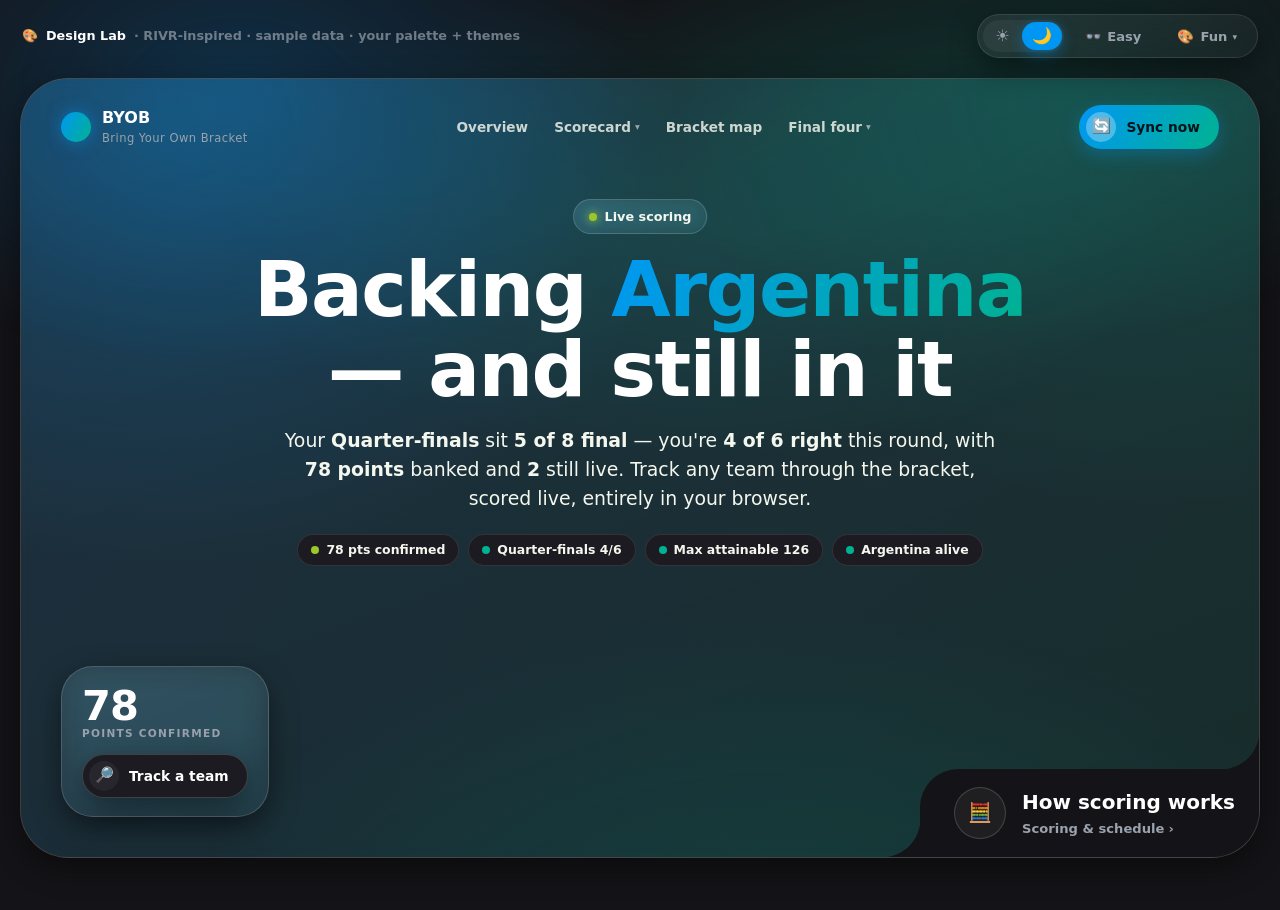
<file: docs/design-lab.html>
<!DOCTYPE html>
<html lang="en" data-theme="dark">
<head>
<meta charset="utf-8">
<meta name="viewport" content="width=device-width,initial-scale=1">
<title>Design Lab — RIVR-inspired hero (your palette)</title>
<meta name="description" content="A local design preview: RIVR-inspired smooth-edge + glassmorphism hero, rebuilt in vanilla CSS on the World Cup bracket theme tokens.">
<link rel="icon" href="data:image/svg+xml,<svg xmlns=%22http://www.w3.org/2000/svg%22 viewBox=%220 0 100 100%22><text y=%22.9em%22 font-size=%2290%22>🎨</text></svg>">
<!-- Inherit the live app's full theme-token system (dark / light / easy / geocities / minecraft / winxp / doodle) -->
<link rel="stylesheet" href="css/dashboard.css">
<style>
/* ==========================================================================
   DESIGN LAB — RIVR-inspired design language, ported to vanilla CSS.
   Every rule is driven by the existing --tokens from dashboard.css, so the
   whole thing re-skins itself when you switch themes. No hard-coded RIVR
   navy/gray, no React/Tailwind/motion — just the *techniques*:
     • big soft "framed" rounded container      (the smooth edges)
     • pronounced frosted-glass floating cards   (glassmorphism)
     • pill buttons with an inner circular chip
     • the faux-cutout corner notch (SVG masks)
     • CSS keyframe entrance animations
   ========================================================================== */

/* --- Top bar: lab label + a real, self-contained theme switcher ---------- */
.dl-topbar{position:sticky;top:0;z-index:50;display:flex;align-items:center;justify-content:space-between;
  gap:14px;flex-wrap:wrap;max-width:1536px;margin:0 auto;padding:14px 22px}
.dl-lab-label{display:inline-flex;align-items:center;gap:8px;font-size:.8rem;font-weight:600;color:var(--muted)}
.dl-lab-label b{color:var(--text);font-weight:800}
.dl-lab-label .dl-dim{opacity:.7}

/* --- The framed hero canvas (RIVR's rounded section) --------------------- */
.dl-wrap{max-width:1536px;margin:0 auto;padding:6px 12px 44px;min-height:calc(100vh - 62px);display:flex}
@media(min-width:768px){.dl-wrap{padding:6px 20px 52px}}

.dl-frame{position:relative;flex:1;width:100%;min-height:min(780px,calc(100vh - 108px));
  border-radius:clamp(1.5rem,4vw,3rem);overflow:hidden;isolation:isolate;
  border:1px solid var(--border2);box-shadow:var(--shadow);
  background:var(--glass);backdrop-filter:blur(6px);-webkit-backdrop-filter:blur(6px);
  display:flex;flex-direction:column;
  animation:dl-scale-in .8s cubic-bezier(.2,.7,.2,1) both}

/* Layered gradient "background" in place of RIVR's video — built from tokens */
.dl-frame-bg{position:absolute;inset:0;z-index:0;pointer-events:none;
  background:
    radial-gradient(60% 82% at 12% 6%, var(--g1), transparent 70%),
    radial-gradient(56% 76% at 92% 2%, var(--g2), transparent 70%),
    radial-gradient(72% 72% at 62% 120%, var(--g3), transparent 72%),
    linear-gradient(120deg, color-mix(in srgb,var(--blue) 12%,transparent), color-mix(in srgb,var(--teal) 12%,transparent));
  filter:saturate(1.05)}
.dl-frame-inner{position:relative;z-index:1;flex:1;display:flex;flex-direction:column}

/* --- In-frame nav (brand · links · pill button) ------------------------- */
.dl-nav{display:flex;align-items:center;justify-content:space-between;gap:12px;padding:22px 24px}
@media(min-width:768px){.dl-nav{padding:26px 40px}}
.dl-brand{display:inline-flex;align-items:center;gap:11px;font-weight:800;color:var(--text)}
.dl-brand .orb{width:30px;height:30px;border-radius:50%;background:var(--grad);box-shadow:0 0 16px rgba(0,151,244,.5);flex:0 0 auto}
.dl-brand small{display:block;color:var(--muted);font-weight:500;font-size:.72rem;letter-spacing:.04em}
.dl-nav-links{display:none;align-items:center;gap:26px}
@media(min-width:960px){.dl-nav-links{display:flex}}
.dl-nav-links span{display:inline-flex;align-items:center;gap:4px;color:var(--text2);font-size:.85rem;font-weight:600;
  opacity:.82;cursor:pointer;transition:opacity .15s}
.dl-nav-links span:hover{opacity:1}
.dl-nav-links .car{font-size:.7em;opacity:.7}

/* --- Pill button with an inner circular icon chip ----------------------- */
.dl-pillbtn{display:inline-flex;align-items:center;gap:10px;font:inherit;font-weight:700;font-size:.86rem;cursor:pointer;
  padding:6px 18px 6px 6px;border-radius:999px;border:1px solid transparent;color:#04121a;
  background:var(--grad);box-shadow:0 6px 18px rgba(0,151,244,.30);
  transition:transform .15s,box-shadow .15s,filter .15s}
.dl-pillbtn:hover{transform:translateY(-1px);box-shadow:0 10px 24px rgba(0,151,244,.40)}
.dl-pillbtn:active{transform:translateY(0)}
.dl-pillbtn .dl-chip{display:inline-flex;align-items:center;justify-content:center;width:30px;height:30px;border-radius:50%;
  background:rgba(255,255,255,.30);font-size:.95rem;line-height:1}
.dl-pillbtn.ghost{background:var(--panel);color:var(--text);border-color:var(--border2);box-shadow:var(--shadow)}
.dl-pillbtn.ghost .dl-chip{background:var(--hover)}

/* --- Frosted badge (RIVR HeroBadge) ------------------------------------- */
.dl-badge{display:inline-flex;align-items:center;gap:8px;padding:7px 15px;border-radius:999px;width:fit-content;
  background:var(--glass);backdrop-filter:blur(10px);-webkit-backdrop-filter:blur(10px);
  border:1px solid var(--border2);color:var(--text2);font-size:.8rem;font-weight:600;
  animation:dl-fade-up .6s ease-out both}
.dl-badge .dl-livedot{width:8px;height:8px;border-radius:50%;background:var(--green);box-shadow:0 0 8px var(--green);
  animation:pulse 1.8s infinite}

/* --- Hero text ---------------------------------------------------------- */
.dl-hero{flex:1;display:flex;flex-direction:column;align-items:center;text-align:center;gap:16px;
  max-width:920px;margin:0 auto;padding:14px 24px 150px}
@media(min-width:768px){.dl-hero{padding:24px 24px 150px}}
.dl-hero h1{margin:0;font-weight:800;letter-spacing:-.02em;line-height:1.04;color:var(--text);
  font-size:clamp(2.4rem,6vw,5rem);animation:dl-scale-in .8s ease-out .2s both}
.dl-hero h1 .g{background:var(--grad);-webkit-background-clip:text;background-clip:text;color:transparent}
.dl-hero p{margin:0;max-width:60ch;color:var(--text2);opacity:.9;line-height:1.55;
  font-size:clamp(1rem,1.6vw,1.18rem);animation:dl-fade-up .8s ease-out .4s both}
.dl-badges{display:flex;flex-wrap:wrap;gap:9px;justify-content:center;margin-top:4px;
  animation:dl-fade-up .8s ease-out .52s both}

/* --- Floating glass stat card (RIVR BottomLeftCard) --------------------- */
.dl-statcard{position:absolute;left:20px;bottom:20px;z-index:2;display:flex;flex-direction:column;gap:12px;
  padding:18px 20px;min-width:184px;width:fit-content;border-radius:clamp(1.1rem,2.6vw,2rem);
  background:var(--glass);backdrop-filter:blur(16px);-webkit-backdrop-filter:blur(16px);
  border:1px solid var(--border2);box-shadow:var(--shadow);
  animation:dl-slide-left .8s ease-out .25s both}
@media(min-width:768px){.dl-statcard{left:40px;bottom:40px}}
.dl-statcard .dl-num{font-size:clamp(1.8rem,4vw,2.6rem);font-weight:800;letter-spacing:-.02em;color:var(--text);line-height:1}
.dl-statcard .dl-lbl{font-size:.66rem;font-weight:700;text-transform:uppercase;letter-spacing:.12em;color:var(--muted)}

/* --- Faux-cutout corner (RIVR BottomRightCorner) ------------------------ */
/* The panel + its two SVG masks are painted in var(--bg) — the page colour —
   so it reads as a clean notch bitten out of the gradient frame, with smooth
   concave corners. --dl-r is shared by the panel radius and the mask size. */
.dl-corner{--dl-r:clamp(1.5rem,3vw,3rem);position:absolute;right:0;bottom:0;z-index:2;
  display:flex;align-items:center;gap:16px;padding:18px 24px 18px 34px;
  background:var(--bg);border-top-left-radius:var(--dl-r);
  animation:dl-fade-up .8s ease-out .45s both}
.dl-corner .dl-mask{position:absolute;width:var(--dl-r);height:var(--dl-r);pointer-events:none;line-height:0}
.dl-corner .dl-mask.top{top:calc(-1 * var(--dl-r));right:0}
.dl-corner .dl-mask.left{bottom:0;left:calc(-1 * var(--dl-r))}
.dl-corner .dl-mask svg{width:100%;height:100%;display:block}
.dl-corner .dl-mask path{fill:var(--bg)}
.dl-corner .dl-cicon{flex:0 0 auto;width:52px;height:52px;border-radius:50%;display:flex;align-items:center;justify-content:center;
  background:var(--hover);border:1px solid var(--border2);font-size:1.2rem}
.dl-corner .dl-ctxt{display:flex;flex-direction:column;gap:2px}
.dl-corner .dl-ctitle{font-size:clamp(1rem,2vw,1.25rem);font-weight:700;color:var(--text);white-space:nowrap}
.dl-corner .dl-clink{display:inline-flex;align-items:center;gap:4px;font-size:.82rem;font-weight:600;color:var(--muted);
  cursor:pointer;transition:color .15s}
.dl-corner .dl-clink:hover{color:var(--text)}

@media(max-width:680px){
  .dl-statcard{left:12px;bottom:12px;padding:12px 14px;min-width:0}
  .dl-corner{padding:12px 16px 12px 26px}
  .dl-corner .dl-cicon{width:42px;height:42px}
  .dl-corner .dl-ctitle{font-size:1rem}
}

/* --- Entrance animations (replacing motion/react) ----------------------- */
@keyframes dl-fade-up{from{opacity:0;transform:translateY(16px)}to{opacity:1;transform:none}}
@keyframes dl-scale-in{from{opacity:0;transform:scale(.972)}to{opacity:1;transform:none}}
@keyframes dl-slide-left{from{opacity:0;transform:translateX(-22px)}to{opacity:1;transform:none}}
@media(prefers-reduced-motion:reduce){
  .dl-frame,.dl-badge,.dl-hero h1,.dl-hero p,.dl-badges,.dl-statcard,.dl-corner{animation:none!important}
}
</style>
</head>
<body>

<!-- Top bar: lab label + working theme switcher (mirrors the live app) -->
<div class="dl-topbar">
  <div class="dl-lab-label">🎨 <b>Design Lab</b> <span class="dl-dim">· RIVR-inspired · sample data · your palette + themes</span></div>
  <div class="modes glass">
    <div class="theme-toggle" role="group" aria-label="Light or dark theme">
      <button data-mode="light" class="tg-ic" title="Light">☀️</button>
      <button data-mode="dark" class="tg-ic" title="Dark">🌙</button>
    </div>
    <button data-mode="easy" class="mode-lbl" title="Easy reading mode"><span class="mi">👓</span> Easy</button>
    <div class="fun-wrap" id="funWrap">
      <button class="fun-btn" id="funBtn" aria-haspopup="true" aria-expanded="false" title="Fun themes"><span class="mi">🎨</span> Fun <span class="fun-car">▾</span></button>
      <div class="fun-menu glass" id="funMenu" role="menu">
        <button data-mode="geocities" role="menuitem"><span class="fm-em">🌐</span> GeoCities</button>
        <button data-mode="minecraft" role="menuitem"><span class="fm-em">⛏️</span> Minecraft</button>
        <button data-mode="winxp" role="menuitem"><span class="fm-em">🪟</span> Windows XP</button>
        <button data-mode="doodle" role="menuitem"><span class="fm-em">✏️</span> Doodle</button>
      </div>
    </div>
  </div>
</div>

<!-- The framed hero canvas -->
<div class="dl-wrap">
  <section class="dl-frame">
    <div class="dl-frame-bg" aria-hidden="true"></div>
    <div class="dl-frame-inner">

      <!-- Nav -->
      <nav class="dl-nav">
        <div class="dl-brand">
          <span class="orb" aria-hidden="true"></span>
          <div>BYOB<small>Bring Your Own Bracket</small></div>
        </div>
        <div class="dl-nav-links">
          <span>Overview</span>
          <span>Scorecard <span class="car">▾</span></span>
          <span>Bracket map</span>
          <span>Final four <span class="car">▾</span></span>
        </div>
        <button class="dl-pillbtn" type="button">
          <span class="dl-chip" aria-hidden="true">🔄</span> Sync now
        </button>
      </nav>

      <!-- Hero text -->
      <div class="dl-hero">
        <span class="dl-badge"><span class="dl-livedot" aria-hidden="true"></span> Live scoring</span>
        <h1>Backing <span class="g">Argentina</span> — and still in it</h1>
        <p>Your <b>Quarter-finals</b> sit <b>5 of 8 final</b> — you're <b>4 of 6 right</b> this round,
        with <b>78 points</b> banked and <b>2</b> still live. Track any team through the bracket,
        scored live, entirely in your browser.</p>
        <div class="dl-badges">
          <span class="pill live"><span class="dot"></span>78 pts confirmed</span>
          <span class="pill"><span class="dot"></span>Quarter-finals 4/6</span>
          <span class="pill"><span class="dot"></span>Max attainable 126</span>
          <span class="pill"><span class="dot"></span>Argentina alive</span>
        </div>
      </div>

      <!-- Floating glass stat card -->
      <div class="dl-statcard">
        <div>
          <div class="dl-num">78</div>
          <div class="dl-lbl">Points confirmed</div>
        </div>
        <button class="dl-pillbtn ghost" type="button">
          <span class="dl-chip" aria-hidden="true">🔎</span> Track a team
        </button>
      </div>

      <!-- Faux-cutout corner notch -->
      <div class="dl-corner">
        <div class="dl-mask top" aria-hidden="true">
          <svg viewBox="0 0 56 56" xmlns="http://www.w3.org/2000/svg"><path d="M56 56V0C56 30.9279 30.9279 56 0 56H56Z"/></svg>
        </div>
        <div class="dl-mask left" aria-hidden="true">
          <svg viewBox="0 0 56 56" xmlns="http://www.w3.org/2000/svg"><path d="M56 56H0C30.9279 56 56 30.9279 56 0V56Z"/></svg>
        </div>
        <div class="dl-cicon" aria-hidden="true">🧮</div>
        <div class="dl-ctxt">
          <div class="dl-ctitle">How scoring works</div>
          <div class="dl-clink">Scoring &amp; schedule <span aria-hidden="true">›</span></div>
        </div>
      </div>

    </div>
  </section>
</div>

<!-- Self-contained theme switcher (mirrors interact.js setTheme, shares localStorage 'wcb.theme') -->
<script>
(function(){
  var root=document.documentElement, LS=window.localStorage, K='wcb.theme';
  var FUN={geocities:1,minecraft:1,winxp:1,doodle:1};
  var funWrap=document.getElementById('funWrap'), funBtn=document.getElementById('funBtn');
  function closeFun(){ if(funWrap){ funWrap.classList.remove('open'); if(funBtn) funBtn.setAttribute('aria-expanded','false'); } }
  function setTheme(t){
    root.setAttribute('data-theme',t);
    document.querySelectorAll('.modes button').forEach(function(b){ if(b.dataset.mode) b.classList.toggle('on', b.dataset.mode===t); });
    if(funBtn) funBtn.classList.toggle('on', !!FUN[t]);
    try{ LS.setItem(K,t); }catch(e){}
    closeFun();
  }
  document.querySelectorAll('.modes button').forEach(function(b){ if(b.dataset.mode) b.addEventListener('click', function(){ setTheme(b.dataset.mode); }); });
  if(funBtn){ funBtn.addEventListener('click', function(e){ e.stopPropagation(); var open=funWrap.classList.toggle('open'); funBtn.setAttribute('aria-expanded', open?'true':'false'); }); }
  document.addEventListener('click', function(e){ if(funWrap && !funWrap.contains(e.target)) closeFun(); });
  document.addEventListener('keydown', function(e){ if(e.key==='Escape') closeFun(); });
  var t0; try{ t0=LS.getItem(K); }catch(e){}
  setTheme(t0||'dark');
})();
</script>
</body>
</html>
</file>
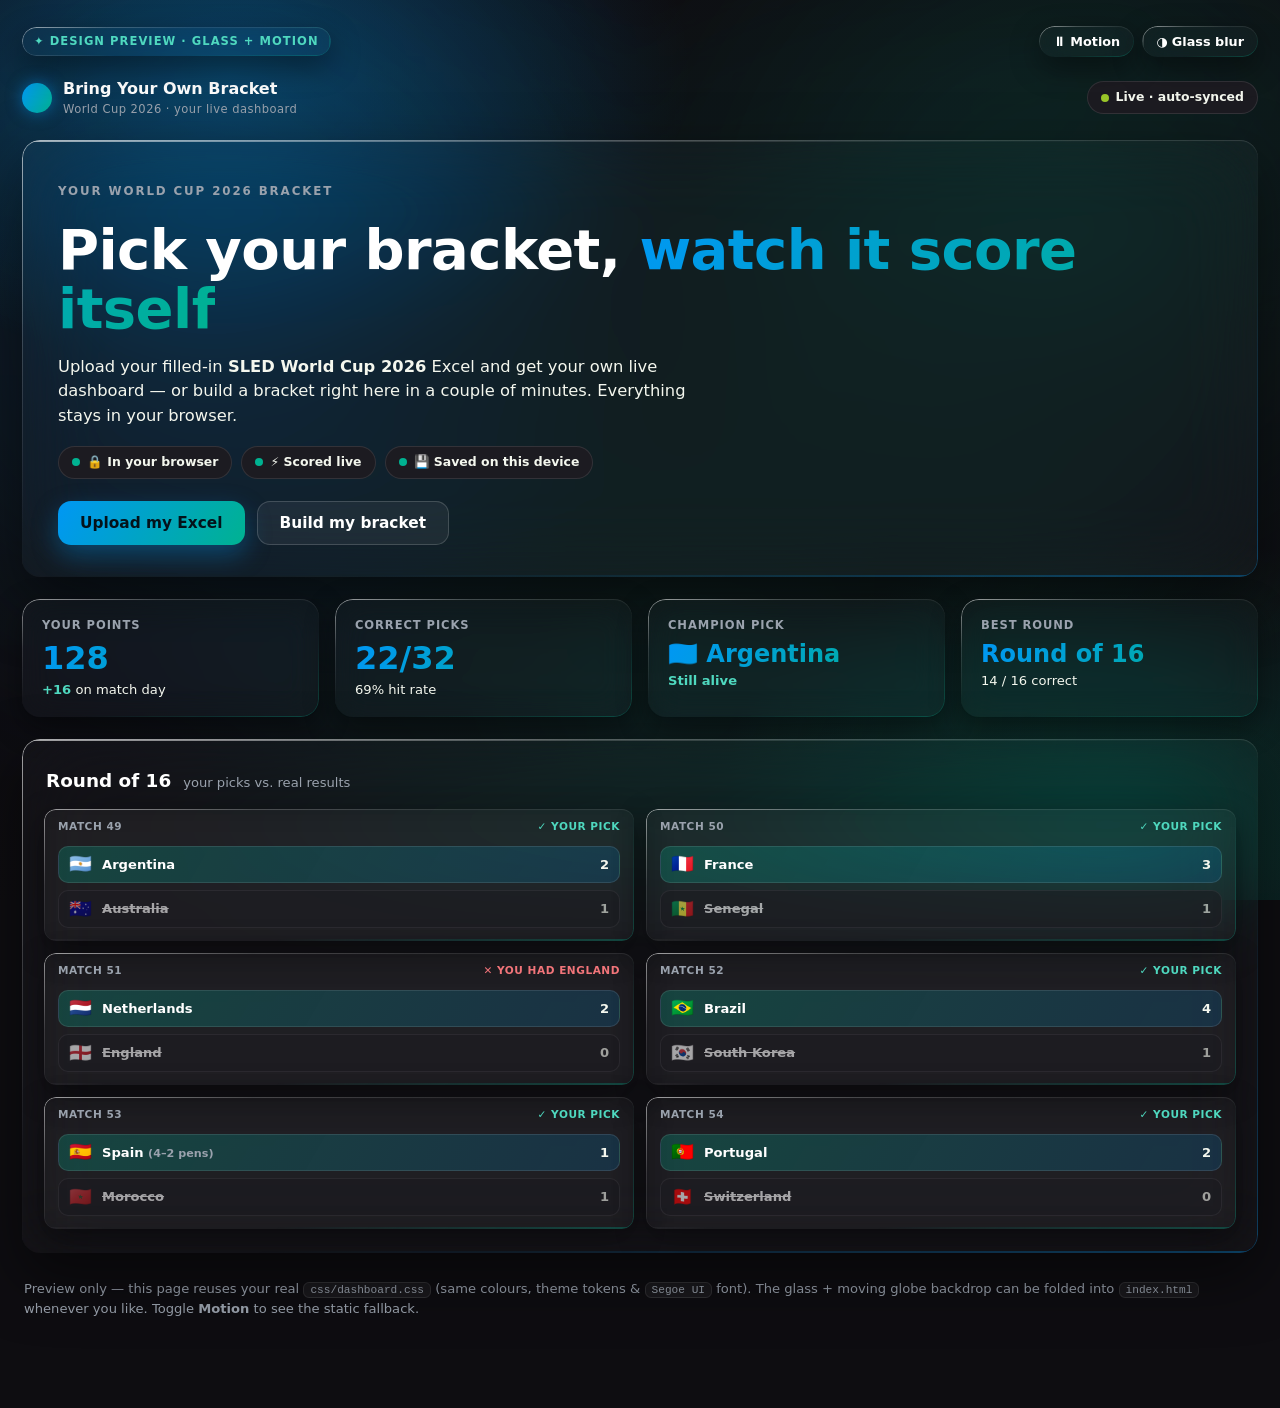
<file: docs/glass-preview.html>
<!DOCTYPE html>
<html lang="en" data-theme="dark">
<head>
<meta charset="utf-8">
<meta name="viewport" content="width=device-width,initial-scale=1">
<title>Glass + Motion preview — My WC26 Bracket</title>
<meta name="robots" content="noindex">
<link rel="icon" href="data:image/svg+xml,<svg xmlns=%22http://www.w3.org/2000/svg%22 viewBox=%220 0 100 100%22><text y=%22.9em%22 font-size=%2290%22>⚽</text></svg>">
<!-- Reuse the real dashboard theme (colors, fonts, tokens) verbatim -->
<link rel="stylesheet" href="css/dashboard.css">
<style>
/* ============================================================
   GLASS + MOTION PREVIEW
   Everything here layers ON TOP of the existing theme tokens
   from dashboard.css. No colors, fonts, or theme values are
   changed — we only borrow --grad, --blue, --teal, --win, etc.
   ============================================================ */

/* Let the moving background show through the app surface. */
body{ background:#0e0d11; }

/* ---- Moving background stack (behind everything) ---- */
.bg{ position:fixed; inset:0; z-index:0; overflow:hidden; pointer-events:none; }
.bg .video{ position:absolute; inset:0; width:100%; height:100%; object-fit:cover;
  opacity:.42; filter:saturate(1.05) contrast(1.02); }
/* Dark + blue/teal tint keeps the video firmly on-theme and text readable. */
.bg .tint{ position:absolute; inset:0;
  background:
    radial-gradient(60% 55% at 18% 8%,  rgba(0,151,244,.28), transparent 60%),
    radial-gradient(55% 55% at 88% 92%, rgba(0,178,145,.24), transparent 60%),
    linear-gradient(180deg, rgba(14,13,17,.68) 0%, rgba(14,13,17,.80) 55%, rgba(14,13,17,.92) 100%); }
/* Slowly drifting blue/teal blobs — the "movement" even without the video. */
.bg .drift{ position:absolute; inset:-25%; filter:blur(46px); opacity:.7; mix-blend-mode:screen;
  background:
    radial-gradient(closest-side, var(--g1), transparent) 6% 12%/48% 70% no-repeat,
    radial-gradient(closest-side, var(--g2), transparent) 92% 8%/46% 62% no-repeat,
    radial-gradient(closest-side, var(--g3), transparent) 55% 108%/56% 68% no-repeat;
  animation:drift 30s ease-in-out infinite alternate; }
@keyframes drift{
  0%  { transform:translate3d(-3%,-2%,0) scale(1);    }
  50% { transform:translate3d(3%, 1%, 0) scale(1.08); }
  100%{ transform:translate3d(2%, 4%, 0) scale(1.14); }
}

/* Keep real content above the background. */
.wrap{ position:relative; z-index:2; }

/* ============================================================
   LIQUID GLASS  (Bloom-style gradient-border frosting, tuned
   for this dark blue/teal theme instead of pure-white borders)
   ============================================================ */
.lglass, .lglass-strong{
  position:relative; overflow:hidden; border:none;
  border-radius:var(--radius);
  background:rgba(255,255,255,.028);
  background-blend-mode:luminosity;
  box-shadow:var(--shadow), inset 0 1px 1px rgba(255,255,255,.10);
}
.lglass{ -webkit-backdrop-filter:blur(16px) saturate(1.25); backdrop-filter:blur(16px) saturate(1.25); }
.lglass-strong{ -webkit-backdrop-filter:blur(40px) saturate(1.3); backdrop-filter:blur(40px) saturate(1.3);
  box-shadow:0 24px 60px rgba(0,0,0,.5), inset 0 1px 1px rgba(255,255,255,.14); }

/* Gradient border via masked ::before — top-lit white with a teal kiss at the base. */
.lglass::before, .lglass-strong::before{
  content:""; position:absolute; inset:0; border-radius:inherit; padding:1.4px; pointer-events:none;
  background:linear-gradient(160deg,
    rgba(255,255,255,.55) 0%,
    rgba(255,255,255,.14) 22%,
    transparent 45%,
    transparent 62%,
    rgba(0,178,145,.30) 100%);
  -webkit-mask:linear-gradient(#fff 0 0) content-box, linear-gradient(#fff 0 0);
  -webkit-mask-composite:xor; mask:linear-gradient(#fff 0 0) content-box, linear-gradient(#fff 0 0);
  mask-composite:exclude;
}
.lglass-strong::before{
  background:linear-gradient(160deg,
    rgba(255,255,255,.62) 0%,
    rgba(255,255,255,.18) 22%,
    transparent 45%,
    transparent 62%,
    rgba(0,151,244,.34) 100%);
}

/* ---- Preview layout ---- */
.pv-top{ display:flex; align-items:center; justify-content:space-between; gap:14px; flex-wrap:wrap; margin-bottom:20px; }
.pv-badge{ display:inline-flex; align-items:center; gap:8px; font-size:.72rem; font-weight:700; letter-spacing:.09em;
  text-transform:uppercase; color:var(--win-ink); padding:6px 12px; border-radius:999px; }
.pv-controls{ display:inline-flex; gap:8px; }
.pv-controls button{ font-family:inherit; font-size:.8rem; font-weight:700; color:var(--text); cursor:pointer;
  border:none; border-radius:999px; padding:8px 14px; transition:transform .16s; }
.pv-controls button:hover{ transform:translateY(-1px); }

.hero.pv-hero{ padding:38px 36px 32px; margin-bottom:22px; }
.hero.pv-hero .sub{ margin-top:.5em; }
.cta-row{ display:flex; gap:12px; flex-wrap:wrap; margin-top:22px; }
.pbtn{ font-family:inherit; font-weight:700; font-size:.96rem; border:0; border-radius:13px; padding:12px 22px; cursor:pointer;
  color:#04121a; background:var(--grad); box-shadow:0 10px 26px rgba(0,151,244,.34); transition:transform .16s; }
.pbtn:hover{ transform:translateY(-2px) scale(1.02); }
.pbtn:active{ transform:translateY(0) scale(.99); }
.pbtn.ghost{ color:var(--text); background:rgba(255,255,255,.06); box-shadow:none; border:1px solid var(--border2); }

.stat-row{ display:grid; grid-template-columns:repeat(4,1fr); gap:16px; margin-bottom:22px; }
@media(max-width:900px){ .stat-row{ grid-template-columns:repeat(2,1fr); } }
@media(max-width:520px){ .stat-row{ grid-template-columns:1fr; } }
.stat{ padding:18px 20px; }
.stat .s-lab{ font-size:.72rem; font-weight:700; letter-spacing:.08em; text-transform:uppercase; color:var(--muted); }
.stat .s-val{ font-size:2rem; font-weight:800; line-height:1.05; margin:8px 0 4px;
  background:var(--grad); -webkit-background-clip:text; background-clip:text; color:transparent; }
.stat .s-sub{ font-size:.82rem; color:var(--text2); }
.stat .s-sub b{ color:var(--win-ink); }

.section-h{ display:flex; align-items:baseline; gap:12px; margin:6px 2px 14px; }
.section-h h2{ font-size:1.15rem; font-weight:800; margin:0; }
.section-h .sh-note{ font-size:.82rem; color:var(--muted); }

.bracket-preview{ padding:22px 22px 24px; }
.matches{ display:grid; grid-template-columns:repeat(2,1fr); gap:12px; }
@media(max-width:760px){ .matches{ grid-template-columns:1fr; } }
.match{ padding:12px 14px; border-radius:var(--radius-sm); }
.match .m-cap{ display:flex; justify-content:space-between; font-size:.66rem; font-weight:700; letter-spacing:.05em;
  text-transform:uppercase; color:var(--muted); margin-bottom:8px; }
.match .m-pick{ display:inline-flex; align-items:center; gap:4px; }
.match .m-pick.ok{ color:var(--win-ink); }
.match .m-pick.miss{ color:var(--lose-ink); }
.team{ display:flex; align-items:center; gap:10px; padding:8px 10px; border-radius:10px; font-weight:650; }
.team + .team{ margin-top:4px; }
.team .flag{ font-size:1.15rem; line-height:1; }
.team .tn{ flex:1; white-space:nowrap; overflow:hidden; text-overflow:ellipsis; }
.team .sc{ font-variant-numeric:tabular-nums; font-weight:800; color:var(--text2); }
.team.win{ background:linear-gradient(120deg, rgba(0,178,145,.26), rgba(0,151,244,.16)); }
.team.win .tn{ color:#fff; }
.team.lose{ opacity:.6; }
.team.lose .tn{ text-decoration:line-through; }
.pens{ font-size:.7rem; color:var(--muted); font-weight:700; }

.pv-foot{ margin:26px 2px 0; font-size:.82rem; color:var(--muted); }
.pv-foot code{ background:var(--hover); border:1px solid var(--border); border-radius:6px; padding:1px 6px; font-size:.85em; }

/* Respect reduced-motion: freeze the drift + video shimmer. */
@media(prefers-reduced-motion:reduce){
  .bg .drift{ animation:none; }
}
body.no-motion .bg .drift{ animation:none; }
body.no-motion .bg .video{ display:none; }

/* Compare toggle: flatten the glass to solid panels. */
body.flat-glass .lglass, body.flat-glass .lglass-strong{
  -webkit-backdrop-filter:none; backdrop-filter:none; background:var(--panel);
}
body.flat-glass .lglass::before, body.flat-glass .lglass-strong::before{ display:none; }
body.flat-glass .lglass, body.flat-glass .lglass-strong{ border:1px solid var(--border); }
</style>
</head>
<body>

<!-- Moving background stack -->
<div class="bg" id="bg">
  <video class="video" id="bgv" autoplay loop muted playsinline preload="auto"
    src="https://d8j0ntlcm91z4.cloudfront.net/user_38xzZboKViGWJOttwIXH07lWA1P/hf_20260315_073750_51473149-4350-4920-ae24-c8214286f323.mp4"></video>
  <div class="tint"></div>
  <div class="drift"></div>
</div>

<div class="wrap">

  <div class="pv-top">
    <span class="pv-badge lglass">✦ Design preview · glass + motion</span>
    <div class="pv-controls">
      <button class="lglass" id="toggleMotion">⏸ Motion</button>
      <button class="lglass" id="toggleGlass">◑ Glass blur</button>
    </div>
  </div>

  <!-- Top bar — reuses the real brand styling -->
  <header class="topbar">
    <div class="brand">
      <span class="orb"></span>
      <div>Bring Your Own Bracket<small>World Cup 2026 · your live dashboard</small></div>
    </div>
    <span class="pill live"><span class="dot"></span>Live · auto-synced</span>
  </header>

  <!-- Hero on liquid glass -->
  <section class="hero pv-hero lglass-strong">
    <span class="eyebrow">Your World Cup 2026 Bracket</span>
    <h1>Pick your bracket, <span class="g">watch it score itself</span></h1>
    <p class="sub">Upload your filled-in <b>SLED World Cup 2026</b> Excel and get your own live dashboard —
      or build a bracket right here in a couple of minutes. Everything stays in your browser.</p>
    <div class="badges">
      <span class="pill"><span class="dot"></span>🔒 In your browser</span>
      <span class="pill"><span class="dot"></span>⚡ Scored live</span>
      <span class="pill"><span class="dot"></span>💾 Saved on this device</span>
    </div>
    <div class="cta-row">
      <button class="pbtn">Upload my Excel</button>
      <button class="pbtn ghost">Build my bracket</button>
    </div>
  </section>

  <!-- Stat cards -->
  <section class="stat-row">
    <div class="stat lglass"><div class="s-lab">Your points</div><div class="s-val">128</div><div class="s-sub"><b>+16</b> on match day</div></div>
    <div class="stat lglass"><div class="s-lab">Correct picks</div><div class="s-val">22/32</div><div class="s-sub">69% hit rate</div></div>
    <div class="stat lglass"><div class="s-lab">Champion pick</div><div class="s-val" style="font-size:1.5rem">🇦🇷 Argentina</div><div class="s-sub"><b>Still alive</b></div></div>
    <div class="stat lglass"><div class="s-lab">Best round</div><div class="s-val" style="font-size:1.5rem">Round of 16</div><div class="s-sub">14 / 16 correct</div></div>
  </section>

  <!-- Bracket slice on liquid glass -->
  <section class="bracket-preview lglass-strong">
    <div class="section-h">
      <h2>Round of 16</h2>
      <span class="sh-note">your picks vs. real results</span>
    </div>
    <div class="matches">

      <div class="match lglass">
        <div class="m-cap"><span>Match 49</span><span class="m-pick ok">✓ your pick</span></div>
        <div class="team win"><span class="flag">🇦🇷</span><span class="tn">Argentina</span><span class="sc">2</span></div>
        <div class="team lose"><span class="flag">🇦🇺</span><span class="tn">Australia</span><span class="sc">1</span></div>
      </div>

      <div class="match lglass">
        <div class="m-cap"><span>Match 50</span><span class="m-pick ok">✓ your pick</span></div>
        <div class="team win"><span class="flag">🇫🇷</span><span class="tn">France</span><span class="sc">3</span></div>
        <div class="team lose"><span class="flag">🇸🇳</span><span class="tn">Senegal</span><span class="sc">1</span></div>
      </div>

      <div class="match lglass">
        <div class="m-cap"><span>Match 51</span><span class="m-pick miss">✕ you had England</span></div>
        <div class="team win"><span class="flag">🇳🇱</span><span class="tn">Netherlands</span><span class="sc">2</span></div>
        <div class="team lose"><span class="flag">🏴󠁧󠁢󠁥󠁮󠁧󠁿</span><span class="tn">England</span><span class="sc">0</span></div>
      </div>

      <div class="match lglass">
        <div class="m-cap"><span>Match 52</span><span class="m-pick ok">✓ your pick</span></div>
        <div class="team win"><span class="flag">🇧🇷</span><span class="tn">Brazil</span><span class="sc">4</span></div>
        <div class="team lose"><span class="flag">🇰🇷</span><span class="tn">South Korea</span><span class="sc">1</span></div>
      </div>

      <div class="match lglass">
        <div class="m-cap"><span>Match 53</span><span class="m-pick ok">✓ your pick</span></div>
        <div class="team win"><span class="flag">🇪🇸</span><span class="tn">Spain <span class="pens">(4–2 pens)</span></span><span class="sc">1</span></div>
        <div class="team lose"><span class="flag">🇲🇦</span><span class="tn">Morocco</span><span class="sc">1</span></div>
      </div>

      <div class="match lglass">
        <div class="m-cap"><span>Match 54</span><span class="m-pick ok">✓ your pick</span></div>
        <div class="team win"><span class="flag">🇵🇹</span><span class="tn">Portugal</span><span class="sc">2</span></div>
        <div class="team lose"><span class="flag">🇨🇭</span><span class="tn">Switzerland</span><span class="sc">0</span></div>
      </div>

    </div>
  </section>

  <p class="pv-foot">Preview only — this page reuses your real <code>css/dashboard.css</code> (same colours, theme
    tokens &amp; <code>Segoe UI</code> font). The glass + moving globe backdrop can be folded into
    <code>index.html</code> whenever you like. Toggle <b>Motion</b> to see the static fallback.</p>

</div>

<script>
  // Tiny controls so you can compare on/off quickly.
  const b = document.body;
  document.getElementById('toggleMotion').addEventListener('click', () => {
    b.classList.toggle('no-motion');
  });
  document.getElementById('toggleGlass').addEventListener('click', () => {
    b.classList.toggle('flat-glass');
  });
  // Nudge autoplay in case the browser held it back.
  const v = document.getElementById('bgv');
  v && v.play && v.play().catch(() => {});
</script>
</body>
</html>
</file>
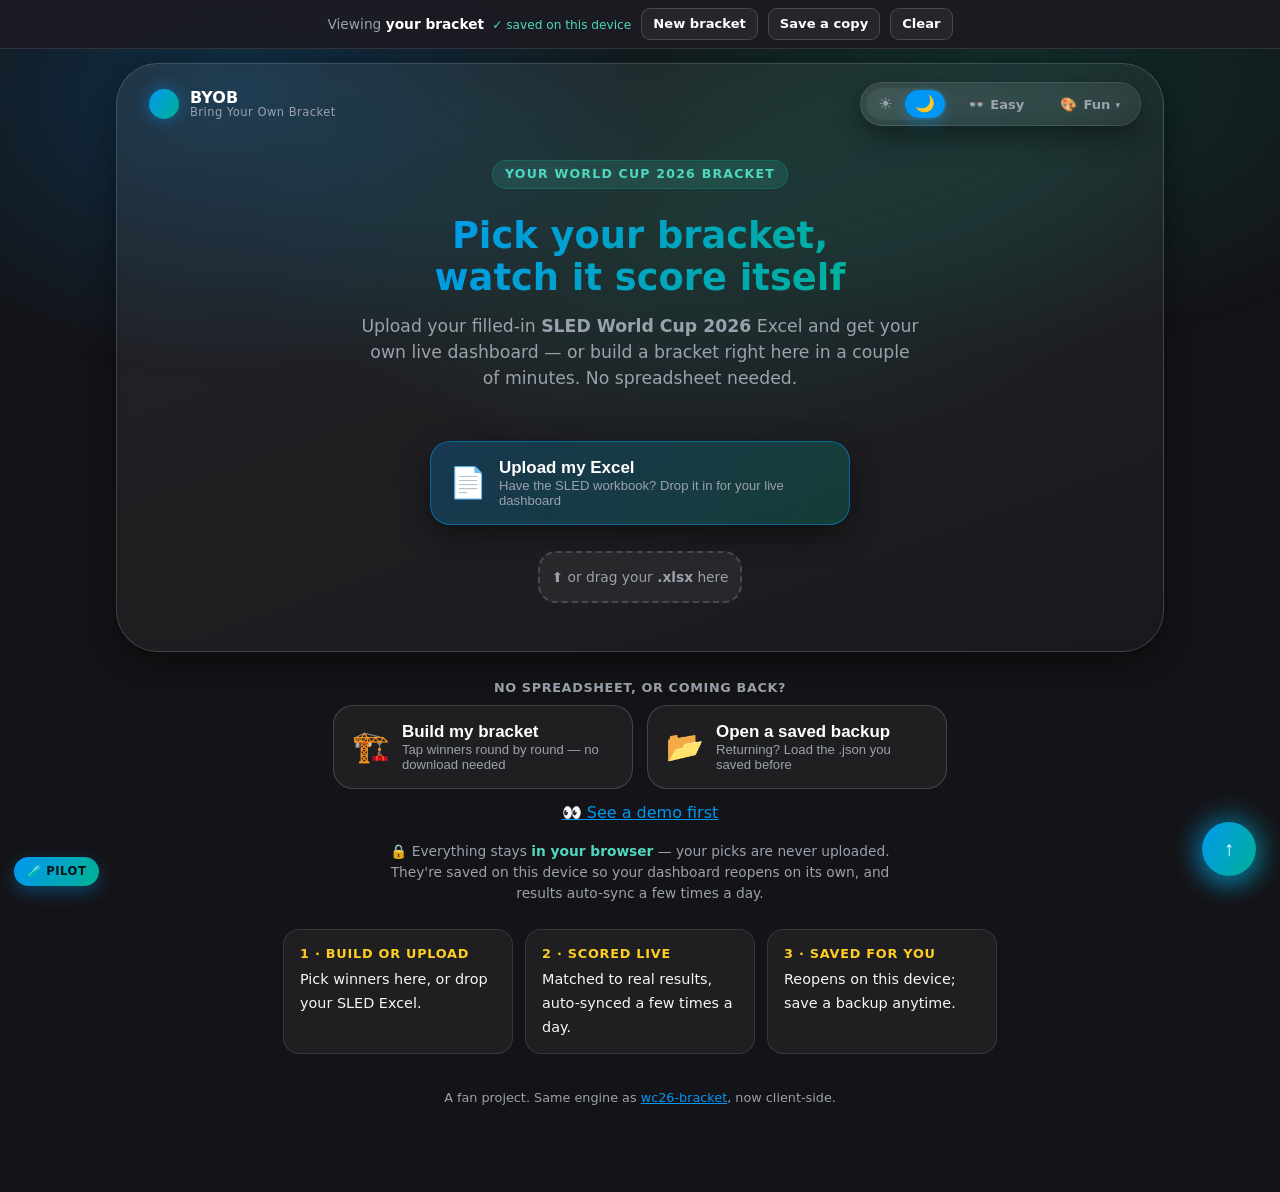
<file: docs/pilot.html>
<!DOCTYPE html>
<html lang="en" data-theme="dark">
<head>
<meta charset="utf-8">
<meta name="viewport" content="width=device-width,initial-scale=1">
<title>PILOT · Bring Your Own Bracket — World Cup 2026</title>
<meta name="description" content="Upload your 2026 FIFA World Cup bracket Excel and see your personal dashboard, scored live against real results. 100% in your browser — nothing is uploaded.">
<link rel="canonical" href="https://eriic-builds.github.io/my-wc26-bracket/">
<meta property="og:title" content="Bring Your Own Bracket — World Cup 2026">
<meta property="og:description" content="Drop your bracket Excel in and get your own live-scored dashboard. Nothing leaves your browser.">
<meta property="og:type" content="website">
<meta property="og:url" content="https://eriic-builds.github.io/my-wc26-bracket/">
<meta name="twitter:card" content="summary_large_image">
<link rel="icon" href="data:image/svg+xml,<svg xmlns=%22http://www.w3.org/2000/svg%22 viewBox=%220 0 100 100%22><text y=%22.9em%22 font-size=%2290%22>⚽</text></svg>">
<link rel="stylesheet" href="css/dashboard.css">
<!-- PILOT ONLY: RIVR-inspired reskin layer (additive; production index.html does not load this) -->
<link rel="stylesheet" href="css/pilot-skin.css">
<style>
/* Landing + viewer-chrome styles (the dashboard itself is styled by dashboard.css) */
#landing{max-width:760px;margin:0 auto;padding:56px 20px 80px;text-align:center}
#landing .kicker{display:inline-block;font-size:.78rem;font-weight:700;letter-spacing:.1em;text-transform:uppercase;
  color:var(--win-ink);background:rgba(0,178,145,.12);border:1px solid rgba(0,178,145,.3);border-radius:999px;padding:4px 12px}
#landing h1{font-size:2.3rem;line-height:1.15;margin:.5em 0 .2em;
  background:linear-gradient(120deg,#0097F4,#00B291);-webkit-background-clip:text;background-clip:text;-webkit-text-fill-color:transparent}
#landing .tag{color:var(--muted,#9aa2ad);font-size:1.08rem;max-width:560px;margin:.4em auto 1.6em}
#drop{border:2px dashed var(--border2);border-radius:20px;padding:34px 24px;background:var(--hover);
  transition:.18s;cursor:pointer}
#drop.over{border-color:#0097F4;background:rgba(0,151,244,.10)}
#drop .ball{font-size:2.6rem}
#drop .dh{font-weight:700;font-size:1.15rem;margin:8px 0 2px}
#drop .ds{color:var(--muted,#9aa2ad);font-size:.9rem}
.btnrow{display:flex;flex-wrap:wrap;gap:10px;justify-content:center;margin:20px 0 8px}
.bigbtn{font:inherit;font-weight:700;font-size:.98rem;border-radius:12px;padding:11px 20px;cursor:pointer;border:1px solid transparent;color:#04121a;
  background:linear-gradient(120deg,#0097F4,#00B291)}
.ghostbtn{font:inherit;font-weight:600;font-size:.92rem;border-radius:12px;padding:11px 18px;cursor:pointer;
  color:var(--text);background:var(--hover);border:1px solid var(--border2)}
.ghostbtn:hover{background:var(--border)}
.privacy{margin:16px auto 0;max-width:520px;font-size:.86rem;color:var(--muted,#9aa2ad)}
.privacy b{color:var(--win-ink)}
.restore{margin:14px auto 0;max-width:540px;font-size:.85rem;color:var(--muted,#9aa2ad)}
.restore b{color:var(--text2)}
#errbox{max-width:620px;margin:18px auto 0;text-align:left;background:rgba(229,72,77,.08);border:1px solid rgba(229,72,77,.35);
  border-radius:14px;padding:16px 18px}
#errbox .err-h{font-weight:700;color:var(--lose-ink);margin-bottom:8px}
#errbox ul{margin:0;padding-left:20px;color:var(--text2);font-size:.9rem;line-height:1.6}
#errbox .err-f{margin-top:10px;font-size:.88rem;color:var(--muted,#9aa2ad)}
.linkbtn{background:none;border:none;color:var(--blue);font:inherit;cursor:pointer;text-decoration:underline;padding:0}
#viewerbar{position:sticky;top:0;z-index:60;display:flex;flex-wrap:wrap;align-items:center;gap:10px;justify-content:center;
  padding:8px 14px;background:color-mix(in srgb,var(--panel) 88%,transparent);backdrop-filter:blur(10px);border-bottom:1px solid var(--border);font-size:.86rem}
#viewerbar .vb-you{color:var(--muted,#9aa2ad)} #viewerbar .vb-you b{color:var(--text)}
#viewerbar button{font:inherit;font-size:.82rem;font-weight:600;border-radius:9px;padding:5px 11px;cursor:pointer;
  color:var(--text);background:var(--hover);border:1px solid var(--border2)}
#viewerbar button:hover{background:var(--border)}
.steps{display:flex;flex-wrap:wrap;gap:12px;justify-content:center;margin:26px 0 0;text-align:left}
.step{flex:1 1 200px;max-width:230px;background:var(--hover);border:1px solid var(--border);border-radius:14px;padding:14px 16px}
.step b{display:block;color:var(--gold-ink);font-size:.8rem;letter-spacing:.06em;text-transform:uppercase;margin-bottom:4px}
.step span{font-size:.9rem;color:var(--text2)}
.foothint{margin-top:34px;font-size:.8rem;color:var(--muted,#9aa2ad)}
.foothint a{color:var(--blue)}

/* Landing choices */
.choices{display:flex;flex-wrap:wrap;gap:14px;justify-content:center;margin:26px 0 12px}
.choice{flex:1 1 260px;max-width:320px;text-align:left;display:grid;grid-template-columns:auto 1fr;grid-template-rows:auto auto;gap:0 12px;
  padding:16px 18px;border-radius:16px;cursor:pointer;color:var(--text);background:var(--hover);border:1px solid var(--border2);transition:.16s}
.choice:hover{background:var(--border);transform:translateY(-2px)}
.choice.primary{background:linear-gradient(120deg,rgba(0,151,244,.22),rgba(0,178,145,.22));border-color:rgba(0,151,244,.5)}
.choice.primary:hover{background:linear-gradient(120deg,rgba(0,151,244,.32),rgba(0,178,145,.32))}
.choice .ch-ic{grid-row:1/3;font-size:1.9rem;align-self:center}
.choice .ch-t{font-weight:800;font-size:1.06rem;color:var(--text)}
.choice .ch-s{font-size:.82rem;color:var(--muted,#9aa2ad)}
#drop{border:2px dashed var(--border2);border-radius:14px;padding:12px;margin:2px auto 4px;max-width:360px;transition:.16s;cursor:pointer}
#drop.over{border-color:#0097F4;background:rgba(0,151,244,.10)}
.drop-hint{font-size:.86rem;color:var(--muted,#9aa2ad)}
.mini-row{display:flex;gap:10px;align-items:center;justify-content:center;margin:12px 0 4px}
.mini-row .dotsep{color:var(--muted,#9aa2ad)}
.vb-saved{margin-left:8px;font-size:.76rem;color:var(--win-ink)}
.alt-head{margin:24px 0 2px;font-size:.8rem;font-weight:700;letter-spacing:.05em;text-transform:uppercase;color:var(--muted)}
.choices.alt{margin:8px 0 4px}
.choices.alt .choice{flex:1 1 220px;max-width:300px}

/* Bracket builder overlay */
.builder{position:fixed;inset:0;z-index:120;background:rgba(12,11,15,.92);backdrop-filter:blur(4px);overflow-y:auto;padding:16px}
.bld-inner{max-width:1040px;margin:0 auto;background:var(--panel,#1c1b21);border:1px solid var(--border2);border-radius:18px;padding:18px 20px 22px;box-shadow:0 24px 70px rgba(0,0,0,.5)}
.bld-head{display:flex;align-items:flex-start;justify-content:space-between;gap:12px}
.bld-title{font-size:1.35rem;font-weight:800}
.bld-sub{font-size:.86rem;color:var(--muted,#9aa2ad)}
.bld-x{font:inherit;font-size:1.1rem;color:var(--text);background:var(--hover);border:1px solid var(--border2);border-radius:10px;width:34px;height:34px;cursor:pointer;flex:0 0 auto}
.bld-steps{display:flex;align-items:center;gap:2px;justify-content:center;margin:16px 0 6px}
.bld-dot{display:grid;place-items:center;width:34px;height:34px;border-radius:50%;font-size:.78rem;font-weight:800;color:var(--muted,#9aa2ad);
  background:var(--hover);border:1px solid var(--border2);cursor:pointer}
.bld-dot.on{color:#04121a;background:linear-gradient(120deg,#0097F4,#00B291);border-color:transparent}
.bld-dot.ok:not(.on){color:#9BC72A;border-color:rgba(155,199,42,.5)}
.bld-sep{width:16px;height:2px;background:var(--border2)}
.bld-roundhead{text-align:center;margin:6px 0 12px;font-size:1.02rem}
.bld-roundhead span{color:var(--muted,#9aa2ad);font-size:.85rem;margin-left:6px}
.bld-grid{display:grid;grid-template-columns:repeat(auto-fill,minmax(230px,1fr));gap:12px}
.bld-match{background:var(--hover);border:1px solid var(--border);border-radius:12px;padding:9px 10px;position:relative}
.bld-mc{font-size:.6rem;font-weight:700;letter-spacing:.05em;color:var(--muted,#9aa2ad);text-align:center;margin-bottom:2px}
.bld-vs{text-align:center;font-size:.62rem;color:var(--muted,#9aa2ad);margin:3px 0}
.bld-team{width:100%;display:flex;align-items:center;gap:8px;padding:9px 11px;border-radius:9px;border:1px solid var(--border2);
  background:var(--hover);color:var(--text);font:inherit;font-size:.9rem;font-weight:650;cursor:pointer;transition:.14s;text-align:left}
.bld-team:hover{background:var(--border);border-color:var(--border2)}
.bld-team .seed{font-size:.6rem;font-weight:700;color:var(--muted,#9aa2ad);background:var(--border);border-radius:5px;padding:2px 5px}
.bld-team .bld-flag{width:22px;height:16px;border-radius:3px;object-fit:cover;flex:0 0 auto;box-shadow:0 0 0 1px var(--border2)}
.bld-team .tname{flex:1;white-space:nowrap;overflow:hidden;text-overflow:ellipsis;color:var(--text)}
.bld-team .bld-check{opacity:0;color:var(--win-ink);font-weight:800}
.bld-team.picked{background:linear-gradient(120deg,rgba(0,178,145,.28),rgba(0,151,244,.20));border-color:rgba(0,178,145,.6)}
.bld-team.picked .bld-check{opacity:1}
.bld-team.dim{opacity:.5}
.bld-team.tbd{color:var(--muted,#9aa2ad);font-style:italic;font-weight:600;cursor:default;background:transparent;border-style:dashed;justify-content:center}
.bld-team .bld-adv{margin-left:auto;font-size:.72rem;font-weight:800;color:var(--win-ink);opacity:0;white-space:nowrap;flex:0 0 auto}
.bld-team.picked .bld-adv{opacity:1}
.bld-team.dim .tname{text-decoration:line-through}
.bld-match.done{border-color:color-mix(in srgb,var(--win) 26%,var(--border))}
.bld-match.next-up{border-color:color-mix(in srgb,var(--blue) 48%,var(--border2));box-shadow:0 0 0 2px color-mix(in srgb,var(--blue) 20%,transparent)}
.bld-dot.locked{opacity:.32;cursor:default}
.bld-ok-tag{color:var(--win-ink);font-weight:800;font-size:.85rem;margin-left:6px}
.bld-count{font-size:.78rem;font-weight:700;color:var(--muted);white-space:nowrap}
.bld-grid.final{grid-template-columns:minmax(0,360px);justify-content:center}
.bld-btn.go.ready{box-shadow:0 0 0 3px color-mix(in srgb,var(--blue) 22%,transparent)}
.bld-finish{margin-top:16px;padding-top:14px;border-top:1px solid var(--border);display:grid;gap:12px;max-width:420px}
.bld-fh{font-size:1rem}
.bld-field{display:flex;flex-direction:column;gap:4px;font-size:.82rem;color:var(--muted,#9aa2ad)}
.bld-field small{opacity:.8}
.bld-field input{font:inherit;font-size:1rem;color:var(--text);background:var(--hover);border:1px solid var(--border2);border-radius:10px;padding:9px 12px}
.bld-field input:focus{outline:none;border-color:#0097F4}
.bld-note{font-size:.82rem;line-height:1.5;color:var(--muted,#9aa2ad);background:rgba(0,151,244,.08);border:1px solid rgba(0,151,244,.25);border-radius:10px;padding:10px 12px}
.bld-note b{color:var(--blue);font-weight:600}
.bld-foot{display:flex;align-items:center;gap:14px;margin-top:16px}
.bld-btn{font:inherit;font-weight:700;font-size:.92rem;border-radius:11px;padding:10px 18px;cursor:pointer;border:1px solid transparent}
.bld-btn.ghost{color:var(--text);background:var(--hover);border-color:var(--border2)}
.bld-btn.ghost:disabled{opacity:.4;cursor:default}
.bld-btn.go{color:#04121a;background:linear-gradient(120deg,#0097F4,#00B291);margin-left:auto}
.bld-btn.go:disabled{opacity:.45;cursor:default;filter:grayscale(.3)}
.bld-prog{flex:1;height:7px;border-radius:999px;background:var(--border);overflow:hidden;max-width:260px}
.bld-prog i{display:block;height:100%;background:linear-gradient(90deg,#0097F4,#00B291);transition:width .2s}
</style>
</head>
<body class="pilot">

<!-- PILOT badge — makes clear this is the uncommitted design pilot, not production -->
<div class="pilot-ribbon" title="RIVR-inspired design pilot — not committed">🧪 PILOT</div>

<!-- Returning-visitor / viewer control bar (hidden until a bracket is loaded) -->
<div id="viewerbar" hidden>
  <span class="vb-you">Viewing <b id="vb-name">your bracket</b><span class="vb-saved">✓ saved on this device</span></span>
  <button id="vb-replace" title="Start over — build or upload a different bracket">New bracket</button>
  <button id="vb-export" title="Download a backup file — reopen it later or on another device">Save a copy</button>
  <button id="vb-clear" title="Remove this bracket from this device">Clear</button>
</div>

<!-- Landing -->
<div id="landing">
  <div class="pilot-hero-frame">
    <div class="pilot-hero-bg" aria-hidden="true"></div>
    <nav class="pilot-lnav">
      <button class="pilot-home" id="pilotHome" type="button" aria-label="Home — Bring Your Own Bracket" title="Home">
        <span class="orb" aria-hidden="true"></span>
        <span class="pilot-home-tx">BYOB<small>Bring Your Own Bracket</small></span>
      </button>
      <div class="modes glass pilot-modes">
        <div class="theme-toggle" role="group" aria-label="Light or dark theme">
          <button data-mode="light" class="tg-ic" title="Light">☀️</button>
          <button data-mode="dark" class="tg-ic" title="Dark">🌙</button>
        </div>
        <button data-mode="easy" class="mode-lbl" title="Easy reading mode — larger, higher-contrast text"><span class="mi">👓</span> Easy</button>
        <div class="fun-wrap">
          <button class="fun-btn" type="button" aria-haspopup="true" aria-expanded="false" title="Fun themes"><span class="mi">🎨</span> Fun <span class="fun-car">▾</span></button>
          <div class="fun-menu glass" role="menu">
            <button data-mode="geocities" role="menuitem"><span class="fm-em">🌐</span> GeoCities</button>
            <button data-mode="minecraft" role="menuitem"><span class="fm-em">⛏️</span> Minecraft</button>
            <button data-mode="winxp" role="menuitem"><span class="fm-em">🪟</span> Windows XP</button>
            <button data-mode="doodle" role="menuitem"><span class="fm-em">✏️</span> Doodle</button>
          </div>
        </div>
      </div>
    </nav>
    <div class="pilot-hero-body">
      <span class="kicker">Your World Cup 2026 Bracket</span>
      <h1>Pick your bracket, watch it score itself</h1>
      <p class="tag">Upload your filled-in <b>SLED World Cup 2026</b> Excel and get your own live dashboard —
      or build a bracket right here in a couple of minutes. No spreadsheet needed.</p>

      <div class="choices">
        <button class="choice primary" id="pick">
          <span class="ch-ic">📄</span>
          <span class="ch-t">Upload my Excel</span>
          <span class="ch-s">Have the SLED workbook? Drop it in for your live dashboard</span>
        </button>
      </div>

      <div id="drop" role="button" tabindex="0" aria-label="Upload your bracket Excel">
        <span class="drop-hint">⬆️ or drag your <b>.xlsx</b> here</span>
      </div>
    </div>
  </div>
  <input id="file" type="file" accept=".xlsx,.xlsm" hidden>
  <input id="importfile" type="file" accept=".json,application/json" hidden>

  <div class="alt-head">No spreadsheet, or coming back?</div>
  <div class="choices alt">
    <button class="choice" id="build">
      <span class="ch-ic">🏗️</span>
      <span class="ch-t">Build my bracket</span>
      <span class="ch-s">Tap winners round by round — no download needed</span>
    </button>
    <button class="choice" id="import">
      <span class="ch-ic">📂</span>
      <span class="ch-t">Open a saved backup</span>
      <span class="ch-s">Returning? Load the .json you saved before</span>
    </button>
  </div>

  <div class="mini-row">
    <button class="linkbtn" id="demo">👀 See a demo first</button>
  </div>

  <p class="privacy">🔒 Everything stays <b>in your browser</b> — your picks are never uploaded. They're
  saved on this device so your dashboard reopens on its own, and results auto-sync a few times a day.</p>

  <div id="errbox" hidden></div>

  <div class="steps">
    <div class="step"><b>1 · Build or upload</b><span>Pick winners here, or drop your SLED Excel.</span></div>
    <div class="step"><b>2 · Scored live</b><span>Matched to real results, auto-synced a few times a day.</span></div>
    <div class="step"><b>3 · Saved for you</b><span>Reopens on this device; save a backup anytime.</span></div>
  </div>

  <p class="foothint">A fan project. Same engine as
    <a href="https://github.com/eriic-builds/wc26-bracket" target="_blank" rel="noopener">wc26-bracket</a>, now client-side.</p>
</div>

<!-- Interactive bracket builder overlay -->
<div id="builder" class="builder" hidden><div class="bld-inner"></div></div>

<!-- The rendered dashboard is injected here (inner HTML of .wrap) -->
<div class="wrap" id="app" hidden></div>

<button class="dab" id="dab" title="Back to top" aria-label="Back to top" hidden>↑</button>
<div class="statcard" id="statcard" aria-hidden="true"></div>

<script src="js/vendor/xlsx.full.min.js"></script>
<script type="module" src="js/main.js"></script>
<!-- PILOT ONLY: presentational decorator (runs after render; never touches data/scoring/storage) -->
<script type="module" src="js/pilot-skin.js"></script>
</body>
</html>
</file>
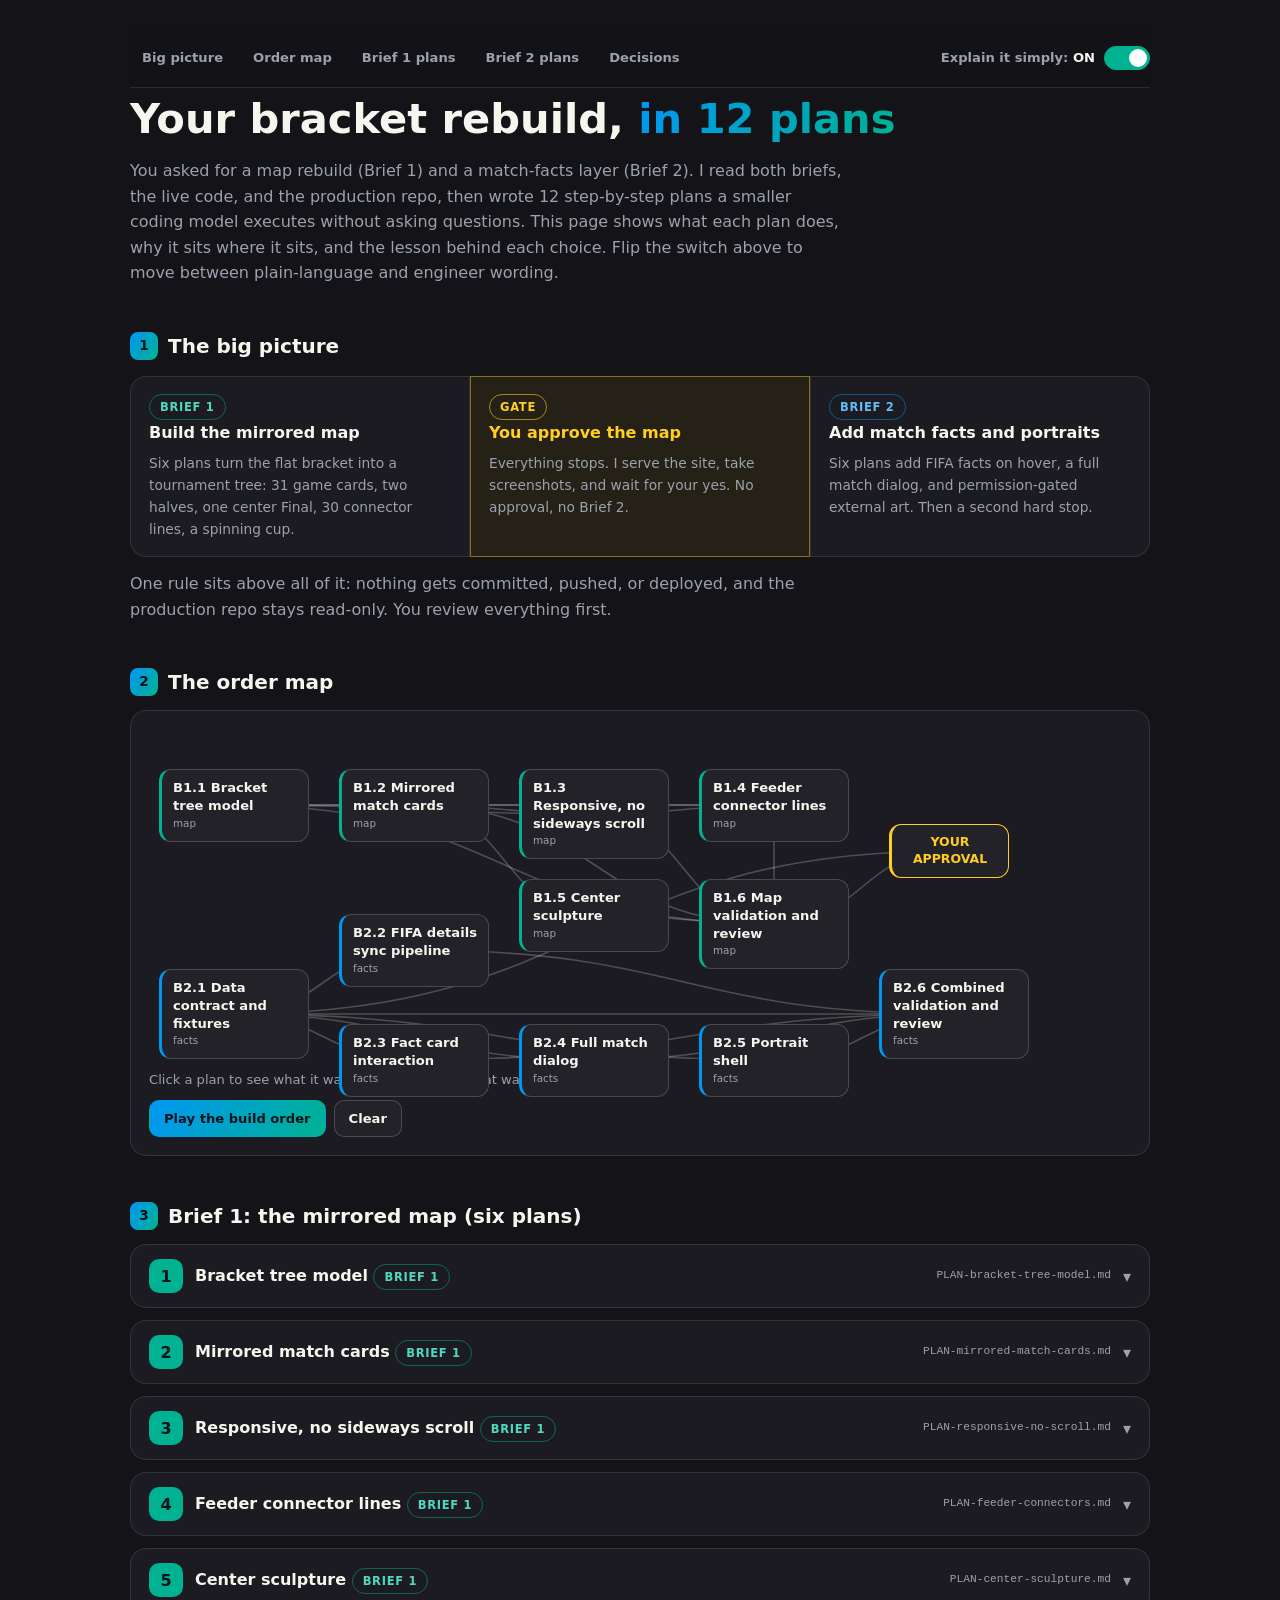
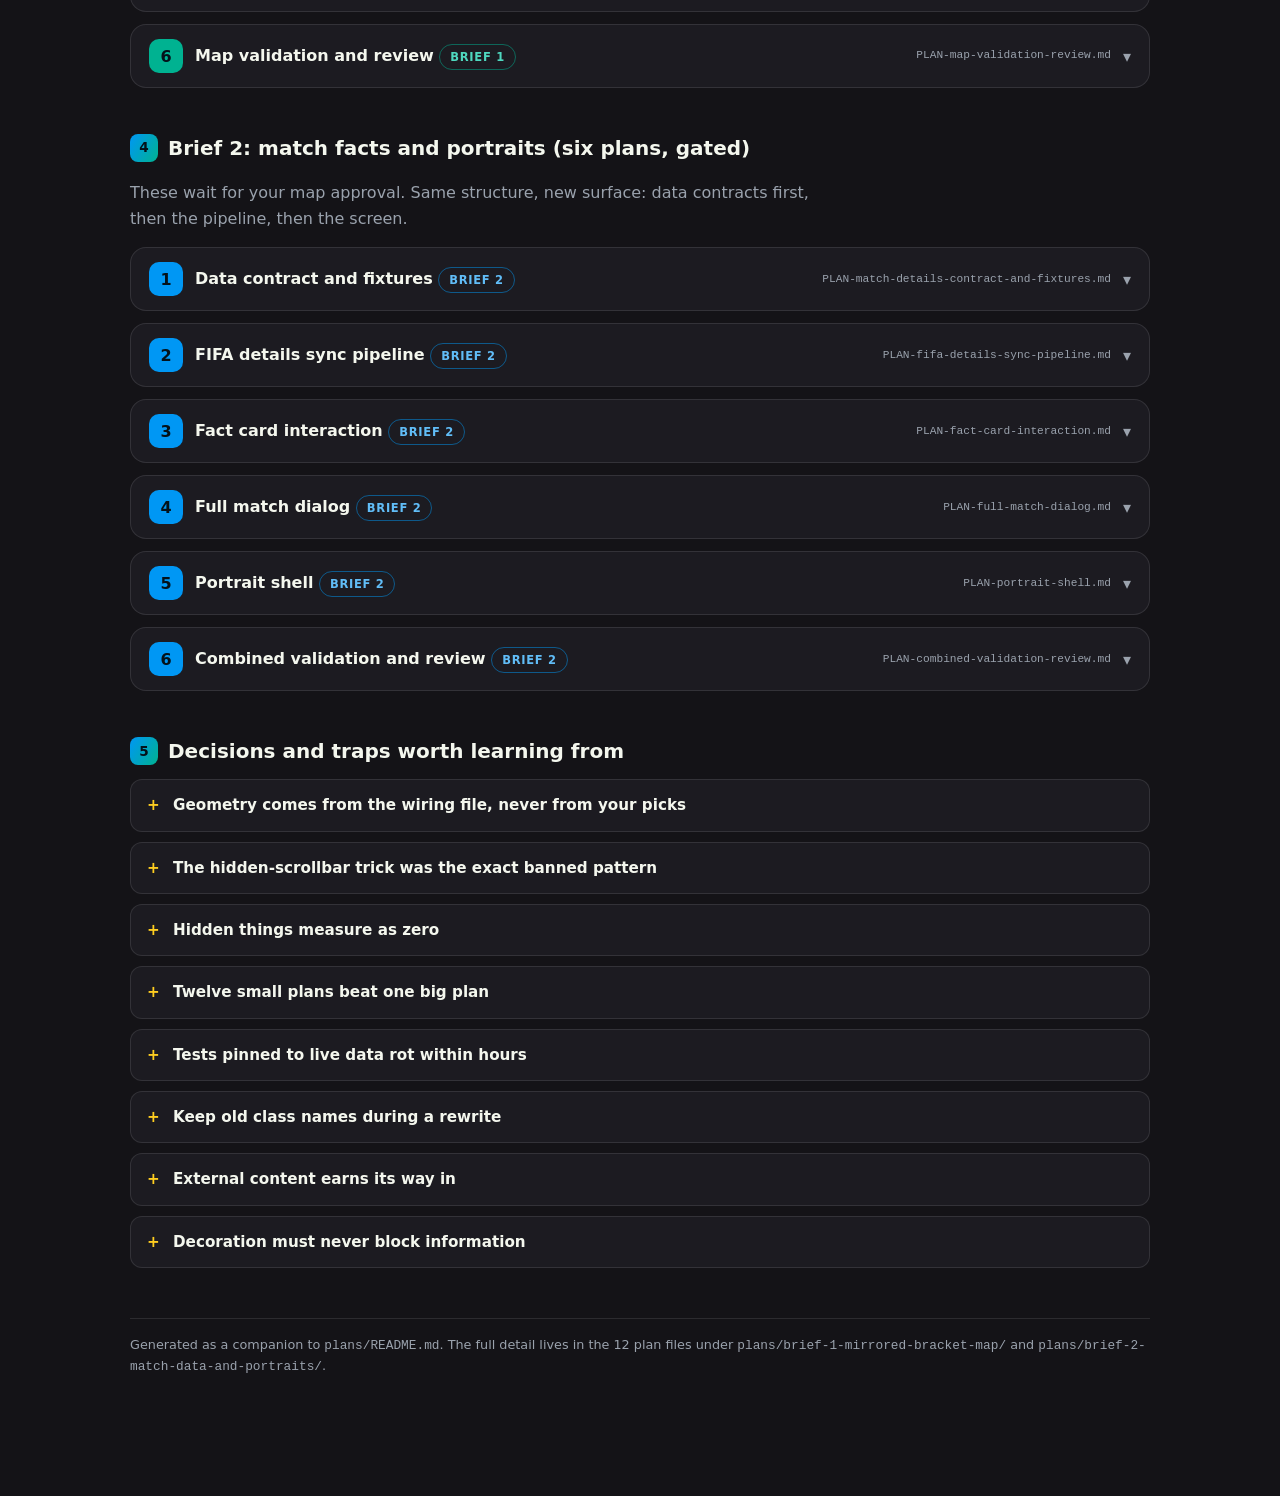
<file: plans/PLANS-EXPLAINER.html>
<!DOCTYPE html>
<html lang="en" data-mode="eli5">
<head>
<meta charset="utf-8">
<meta name="viewport" content="width=device-width,initial-scale=1">
<title>The 12 Plans, Explained</title>
<style>
:root{
  --bg:#141317; --panel:#1c1b21; --panel2:#232229; --text:#f4f7ee; --muted:#9aa2ad;
  --border:rgba(255,255,255,.10); --border2:rgba(255,255,255,.18);
  --gold:#FFCE20; --teal:#00B291; --blue:#0097F4; --red:#E5484D; --purple:#CB85FF;
  --grad:linear-gradient(120deg,#0097F4,#00B291);
  --radius:16px;
}
*{box-sizing:border-box}
html{scroll-behavior:smooth}
body{margin:0;background:var(--bg);color:var(--text);font:16px/1.6 "Segoe UI",system-ui,-apple-system,sans-serif}
.wrap{max-width:1060px;margin:0 auto;padding:28px 20px 120px}
h1{font-size:clamp(1.7rem,4.5vw,2.6rem);line-height:1.1;margin:.2em 0}
h1 .g{background:var(--grad);-webkit-background-clip:text;background-clip:text;color:transparent}
h2{font-size:1.25rem;margin:2.2em 0 .6em;display:flex;align-items:center;gap:10px}
h2 .num{display:grid;place-items:center;width:28px;height:28px;border-radius:8px;background:var(--grad);color:#04121a;font-size:.85rem;font-weight:800;flex:0 0 auto}
p{color:var(--text)}
.sub{color:var(--muted);max-width:70ch}
.card{background:var(--panel);border:1px solid var(--border);border-radius:var(--radius);padding:18px 20px}
.pill{display:inline-block;font-size:.72rem;font-weight:700;letter-spacing:.06em;text-transform:uppercase;padding:3px 10px;border-radius:999px;border:1px solid var(--border2);color:var(--muted)}
.pill.b1{border-color:rgba(0,178,145,.5);color:#4fd8bf}
.pill.b2{border-color:rgba(0,151,244,.5);color:#61bdf7}
.pill.gate{border-color:rgba(255,206,32,.6);color:var(--gold)}

/* top bar */
.topbar{display:flex;flex-wrap:wrap;gap:12px;align-items:center;justify-content:space-between;position:sticky;top:0;z-index:50;background:rgba(20,19,23,.92);backdrop-filter:blur(8px);padding:12px 0;border-bottom:1px solid var(--border)}
.nav{display:flex;gap:6px;flex-wrap:wrap}
.nav a{color:var(--muted);text-decoration:none;font-size:.82rem;font-weight:600;padding:6px 11px;border-radius:999px;border:1px solid transparent}
.nav a:hover{color:var(--text);border-color:var(--border2)}
.switch{display:flex;align-items:center;gap:9px;font-size:.82rem;font-weight:700;color:var(--muted);cursor:pointer;user-select:none}
.sw{width:46px;height:24px;border-radius:999px;background:var(--panel2);border:1px solid var(--border2);position:relative;transition:.2s}
.sw::after{content:"";position:absolute;top:2px;left:2px;width:18px;height:18px;border-radius:50%;background:var(--muted);transition:.2s}
html[data-mode="eli5"] .sw{background:var(--teal);border-color:var(--teal)}
html[data-mode="eli5"] .sw::after{left:24px;background:#fff}
.modehint b{color:var(--text)}

/* pipeline */
.pipe{display:flex;align-items:stretch;gap:0;flex-wrap:wrap;margin-top:14px}
.stage{flex:1 1 240px;padding:16px 18px;border:1px solid var(--border);background:var(--panel);position:relative}
.stage:first-child{border-radius:var(--radius) 0 0 var(--radius)}
.stage:last-child{border-radius:0 var(--radius) var(--radius) 0}
.stage h3{margin:0 0 6px;font-size:1rem}
.stage p{margin:0;font-size:.86rem;color:var(--muted)}
.stage.gatebox{background:rgba(255,206,32,.07);border-color:rgba(255,206,32,.45)}
.stage.gatebox h3{color:var(--gold)}

/* graph */
#graphwrap{position:relative;border:1px solid var(--border);border-radius:var(--radius);background:var(--panel);padding:18px;overflow-x:auto}
#graph{position:relative;min-width:900px;height:330px}
#arrows{position:absolute;inset:0;width:100%;height:100%;pointer-events:none}
.node{position:absolute;width:150px;padding:9px 11px;border-radius:12px;border:1px solid var(--border2);background:var(--panel2);cursor:pointer;transition:.18s;font-size:.78rem;line-height:1.35}
.node b{display:block;font-size:.82rem}
.node small{color:var(--muted)}
.node.b1{border-left:3px solid var(--teal)}
.node.b2{border-left:3px solid var(--blue)}
.node.gate{border-color:var(--gold);border-left:3px solid var(--gold);text-align:center;color:var(--gold);font-weight:800;width:120px}
.node:hover{transform:translateY(-2px);border-color:var(--border2);background:#2a2931}
.node.sel{outline:2px solid var(--gold)}
.node.lit{background:rgba(0,178,145,.18);border-color:var(--teal)}
.node.dep{background:rgba(0,151,244,.16);border-color:var(--blue)}
.node.dim{opacity:.32}
.gcap{margin-top:10px;font-size:.82rem;color:var(--muted);min-height:1.4em}
.gcap b{color:var(--text)}
.gbtns{display:flex;gap:8px;margin-top:10px;flex-wrap:wrap}
button.btn{font:inherit;font-size:.82rem;font-weight:700;color:var(--text);background:var(--panel2);border:1px solid var(--border2);border-radius:10px;padding:7px 14px;cursor:pointer}
button.btn:hover{background:#2c2b33}
button.btn.go{background:var(--grad);color:#04121a;border-color:transparent}
path.edge{stroke:rgba(255,255,255,.22);stroke-width:1.6;fill:none}
path.edge.lit{stroke:var(--teal);stroke-width:2.4}
path.edge.dep{stroke:var(--blue);stroke-width:2.4}

/* plan cards */
.plan{border:1px solid var(--border);border-radius:var(--radius);background:var(--panel);margin-bottom:12px;overflow:hidden}
.plan-head{display:flex;align-items:center;gap:12px;padding:14px 18px;cursor:pointer;user-select:none}
.plan-head:hover{background:var(--panel2)}
.rank{display:grid;place-items:center;width:34px;height:34px;border-radius:10px;font-weight:800;flex:0 0 auto;color:#04121a}
.plan.b1 .rank{background:var(--teal)}
.plan.b2 .rank{background:var(--blue)}
.plan-head h3{margin:0;font-size:1rem;flex:1}
.plan-head .file{font-size:.7rem;color:var(--muted);font-family:ui-monospace,Consolas,monospace}
.car{color:var(--muted);transition:transform .18s}
.plan.open .car{transform:rotate(180deg)}
.plan-body{display:none;padding:2px 18px 18px;border-top:1px solid var(--border)}
.plan.open .plan-body{display:block}
.row{display:grid;grid-template-columns:110px 1fr;gap:12px;padding:11px 0;border-bottom:1px solid var(--border);font-size:.92rem}
.row:last-child{border-bottom:0}
.row .k{font-size:.68rem;font-weight:800;letter-spacing:.08em;text-transform:uppercase;color:var(--muted);padding-top:3px}
.row.eli5 .k{color:var(--gold)}
.row.lesson .k{color:#4fd8bf}
.row .v{color:var(--text)}
.row .v code{font-family:ui-monospace,Consolas,monospace;font-size:.82em;background:var(--panel2);border:1px solid var(--border);border-radius:6px;padding:1px 6px}
html[data-mode="eng"] .row.eli5{display:none}
html[data-mode="eli5"] .row.what .v .eng{display:none}
html[data-mode="eng"] .row.what .v .simple{display:none}
.deps{font-size:.78rem;color:var(--muted)}
.deps b{color:var(--text)}

/* decisions */
.dec{border:1px solid var(--border);border-radius:12px;background:var(--panel);margin-bottom:10px;overflow:hidden}
.dec summary{padding:13px 16px;cursor:pointer;font-weight:700;font-size:.95rem;list-style:none;display:flex;gap:10px;align-items:center}
.dec summary::before{content:"+";color:var(--gold);font-weight:800;width:16px}
.dec[open] summary::before{content:"–"}
.dec summary:hover{background:var(--panel2)}
.dec .inner{padding:0 16px 16px;font-size:.9rem}
.dec .inner .tag{font-size:.66rem;font-weight:800;letter-spacing:.08em;text-transform:uppercase;color:var(--gold)}
.dec .inner p{margin:.5em 0}
.foot{margin-top:50px;font-size:.8rem;color:var(--muted);border-top:1px solid var(--border);padding-top:16px}
@media(max-width:640px){.row{grid-template-columns:1fr}.row .k{padding-top:0}}
</style>
</head>
<body>
<div class="wrap">

<div class="topbar">
  <div class="nav">
    <a href="#big">Big picture</a>
    <a href="#graph-sec">Order map</a>
    <a href="#b1">Brief 1 plans</a>
    <a href="#b2">Brief 2 plans</a>
    <a href="#lessons">Decisions</a>
  </div>
  <label class="switch" id="modeSwitch">
    <span class="modehint">Explain it simply: <b id="modeLabel">ON</b></span>
    <span class="sw"></span>
  </label>
</div>

<h1>Your bracket rebuild, <span class="g">in 12 plans</span></h1>
<p class="sub">You asked for a map rebuild (Brief 1) and a match-facts layer (Brief 2).
I read both briefs, the live code, and the production repo, then wrote 12 step-by-step
plans a smaller coding model executes without asking questions. This page shows what
each plan does, why it sits where it sits, and the lesson behind each choice.
Flip the switch above to move between plain-language and engineer wording.</p>

<h2 id="big"><span class="num">1</span>The big picture</h2>
<div class="pipe">
  <div class="stage"><span class="pill b1">Brief 1</span><h3>Build the mirrored map</h3>
  <p>Six plans turn the flat bracket into a tournament tree: 31 game cards, two halves, one center Final, 30 connector lines, a spinning cup.</p></div>
  <div class="stage gatebox"><span class="pill gate">Gate</span><h3>You approve the map</h3>
  <p>Everything stops. I serve the site, take screenshots, and wait for your yes. No approval, no Brief 2.</p></div>
  <div class="stage"><span class="pill b2">Brief 2</span><h3>Add match facts and portraits</h3>
  <p>Six plans add FIFA facts on hover, a full match dialog, and permission-gated external art. Then a second hard stop.</p></div>
</div>
<p class="sub" style="margin-top:14px">One rule sits above all of it: nothing gets committed,
pushed, or deployed, and the production repo stays read-only. You review everything first.</p>

<h2 id="graph-sec"><span class="num">2</span>The order map</h2>
<div id="graphwrap">
  <div id="graph">
    <svg id="arrows"></svg>
  </div>
  <div class="gcap" id="gcap">Click a plan to see what it waits for (green) and what waits for it (blue).</div>
  <div class="gbtns">
    <button class="btn go" id="playBtn">Play the build order</button>
    <button class="btn" id="clearBtn">Clear</button>
  </div>
</div>

<h2 id="b1"><span class="num">3</span>Brief 1: the mirrored map (six plans)</h2>
<div id="b1list"></div>

<h2 id="b2"><span class="num">4</span>Brief 2: match facts and portraits (six plans, gated)</h2>
<p class="sub">These wait for your map approval. Same structure, new surface: data contracts first, then the pipeline, then the screen.</p>
<div id="b2list"></div>

<h2 id="lessons"><span class="num">5</span>Decisions and traps worth learning from</h2>
<div id="declist"></div>

<div class="foot">Generated as a companion to <code>plans/README.md</code>. The full detail
lives in the 12 plan files under <code>plans/brief-1-mirrored-bracket-map/</code> and
<code>plans/brief-2-match-data-and-portraits/</code>.</div>
</div>

<script>
const PLANS = [
 {id:"b1-1", brief:"b1", rank:1, name:"Bracket tree model", file:"PLAN-bracket-tree-model.md", deps:[],
  simple:"One small file reads the tournament wiring (which game feeds which) and outputs a clean tree: 31 games, 30 connections, left half, right half, center Final. Plus a test proving every piece.",
  eng:"New pure module docs/js/bracket-tree.js: deriveBracketTree(topology) walks ko_feed by DFS from M104 and returns nodes, edges, and nine columns with slots. tests/bracket-tree.mjs locks branch order, counts, and error cases. Zero DOM, zero picks data.",
  why:"Every later plan reads this exact shape. Build the skeleton once, test it once, and the renderer and the connector lines never disagree about the bracket.",
  eli5:"Before building a LEGO castle, sort the bricks and print one instruction sheet. Everyone builds from the same sheet, so the walls always meet.",
  lesson:"Separate the shape of your data from how it looks. A pure function with no screen code is cheap to test and impossible to break by restyling."},

 {id:"b1-2", brief:"b1", rank:2, name:"Mirrored match cards", file:"PLAN-mirrored-match-cards.md", deps:["b1-1"],
  simple:"Replace 62 loose team rows with 31 game cards. Each card holds both countries, flags, the score or kickoff date, the match code, and a label a screen reader speaks in full.",
  eng:"Rewrite buildBracket() around the tree. Cards emit data-match-code, data-feeder per row, and (Actual view, decided games only) data-played, data-home, data-away, tabindex. Team rows keep the legacy .team classes so search, favorites, and hover survive untouched. A frozen results fixture plus tests/matchcards.mjs pin the output.",
  why:"This plan defines the contract everything hooks into: the connector lines, the responsive tiers, and later the whole Brief 2 facts layer. Contracts must land before the work built on top of them.",
  eli5:"Swap 62 sticky notes for 31 trading cards. A card shows the whole game at a glance, and every card has a name tag other tools grab onto.",
  lesson:"When you rewrite the front, keep the old class names alive. Three existing features (search, favorites, hover) kept working here without a single edit."},

 {id:"b1-3", brief:"b1", rank:3, name:"Responsive, no sideways scroll", file:"PLAN-responsive-no-scroll.md", deps:["b1-1","b1-2"],
  simple:"All nine columns fit every screen with no sideways scrolling. As space shrinks, gaps go first, then extra text, then full names become flags plus 3-letter codes. Phones get a tiny full-tree overview plus a readable card list.",
  eng:"container-type:inline-size on .brk-wrap, fluid minmax(0,1fr) tracks, density tiers via container queries, no transform:scale, no hidden scrollbars. flags.js gains FIFA trigrams. renderMiniOverview() draws an aria-hidden 31-node SVG strip for the phone tier. A console snippet audits scrollWidth at eight widths.",
  why:"The overflow rule is the most likely review failure, and the connector plan measures card positions. Fit the layout first so the lines measure final boxes, not boxes about to shrink.",
  eli5:"Shrink the poster to fit the wall before you draw arrows on it. Draw first and the arrows point at empty space.",
  lesson:"Container queries respond to the box an element lives in. Media queries respond to the window. The sidebar steals 186px here, so the box is the truth."},

 {id:"b1-4", brief:"b1", rank:4, name:"Feeder connector lines", file:"PLAN-feeder-connectors.md", deps:["b1-1","b1-2","b1-3"],
  simple:"Draw all 30 elbow lines from each game into the next. Left half flows right, right half flows left, both semifinals meet the center Final. Lines redraw after fonts load, resizes, theme switches, section expands, and view toggles.",
  eng:"drawConnectors() reads edges straight from the DOM (each data-feeder row declares one edge), draws into the visible bracket's own SVG, and colors lines from the parent row's status classes. New triggers: document.fonts.ready and the section-expand toggle, plus a zero-size guard.",
  why:"Old code matched repeated team names across columns, which breaks the moment two views or placeholders exist. Explicit edges also fix a live bug: collapse the bracket section, resize, expand, and today's lines land in the wrong spots.",
  eli5:"Connect the dots with a ruler, and only after the dots stop moving. If someone bumps the table, redraw.",
  lesson:"Hidden elements measure 0 by 0. Measure only what the user sees, and list every event able to move things, then redraw after each one."},

 {id:"b1-5", brief:"b1", rank:5, name:"Center sculpture", file:"PLAN-center-sculpture.md", deps:["b1-2"],
  simple:"A small original spinning cup above the Final. It loads late, pauses when off screen, obeys reduced-motion settings, takes keyboard input, and falls back to a flat image if 3D fails. It decorates, it never informs.",
  eng:"Pinned local three@0.170.0, original geometry in trophy.js (faceted globe, V supports, hex plinth, dashboard tokens), orthographic camera, 36s rotation, drag with pointer capture, IntersectionObserver plus visibilitychange pauses, full teardown across re-renders, SVG fallback on WebGL failure and at phone width.",
  why:"Nothing depends on it, so it runs in parallel with plans 3 and 4. It is deliberately distinct from the official trophy for rights reasons, and the Final card stays readable with the 3D off.",
  eli5:"A toy trophy on the shelf. If the toy breaks, the scoreboard still works. Every motor you start needs an off switch.",
  lesson:"Progressive enhancement: the page works with the fancy part deleted. And in a page re-rendering itself, every animation, observer, and GPU context needs a teardown path."},

 {id:"b1-6", brief:"b1", rank:6, name:"Map validation and review", file:"PLAN-map-validation-review.md", deps:["b1-1","b1-2","b1-3","b1-4","b1-5"],
  simple:"The final walkthrough. A snapshot test freezes the new map's output, a 16-point checklist runs at eight screen widths, screenshots get captured, and then everything stops for your approval.",
  eng:"tests/map-frozen.mjs locks buildBracket output against frozen inputs with an explicit --update path. Console audits assert 31 cards, 30 lines, unique codes, and scrollWidth limits. Screenshot packet saved outside the deployed docs/ tree. Hard stop.",
  why:"Each earlier plan verified itself. Integration bugs live between plans, so one pass verifies the combination, and the brief demands a human gate before Brief 2.",
  eli5:"Walk through the house before the open house. Take photos, get a yes in writing, then start the next room.",
  lesson:"Freeze your test inputs. The live results file changes three times a day, so any test pinned to it rots by dinner. Snapshots compare against a copy you chose."},

 {id:"b2-1", brief:"b2", rank:1, name:"Data contract and fixtures", file:"PLAN-match-details-contract-and-fixtures.md", deps:["gate"],
  simple:"Agree on the exact shape of the match-facts file before writing any code around it. Save one real FIFA response to disk and test the parser against the saved copy forever.",
  eng:"Frozen calendar and per-match FIFA payloads under tests/fixtures/fifa/. Pure parse and merge helpers in scripts/match_details.py, a focused validator, and python tests. M97 (France 2-0 Morocco) is the canonical case. Nulls get omitted, never rendered.",
  why:"Five other plans read or write this file. Freeze the contract first and the pipeline, browser, and validator work proceeds in parallel without stepping on each other.",
  eli5:"Decide the shape of the box before the factory ships boxes. Everyone packs and unpacks the same way.",
  lesson:"Test against saved copies of real API responses. Your tests then run offline, fast, and identical every time. The word for this is hermetic."},

 {id:"b2-2", brief:"b2", rank:2, name:"FIFA details sync pipeline", file:"PLAN-fifa-details-sync-pipeline.md", deps:["b2-1"],
  simple:"The robot already fetching scores three times a day now also writes a facts file. A guard checks the file before anything ships. A single broken game becomes a partial record with a warning, never a broken site.",
  eng:"fetch_results.py preserves FIFA source IDs through bracket matching. update_details() fetches per-match payloads only for missing, partial, or changed records, writes deterministic JSON, and the workflow runs the validator between fetch and commit. FotMob stays a blocked branch: no authorization, no code.",
  why:"Real generated data lets the browser plans render truth instead of mocks, and the validator gate means a malformed feed never reaches the published site.",
  eli5:"The mailman now also delivers a fact sheet, and a guard at the door reads every sheet before it goes on the fridge.",
  lesson:"Validate generated data before publishing it, and fail loudly with the exact name of the broken field. Silent failure is the expensive kind."},

 {id:"b2-3", brief:"b2", rank:3, name:"Fact card interaction", file:"PLAN-fact-card-interaction.md", deps:["b2-1"],
  simple:"Hover or keyboard-focus a finished game and a small facts card appears: scorers, cards, stadium, attendance, referee. Missing facts vanish instead of showing blanks. If the facts file fails to load, one clear notice appears and the bracket keeps working.",
  eng:"Optional same-origin loads with explicit ok/error state objects, initMatchDetails(root, detailsState, portraitState) with AbortController teardown, delegation scoped to the Actual view, 150ms hover intent, textContent-only rendering, and team-history hover suppressed inside completed cards.",
  why:"This is the surface the dialog and portrait plans extend. Scoping it to Actual-view completed cards is what keeps My picks clean, a hard rule in the brief.",
  eli5:"Tap a trading card and a stats sheet pops up. Lose the stats sheets and the cards still play fine.",
  lesson:"Optional resources should fail soft and visible: one honest notice, feature off, everything else alive. Never turn a failed load into a fake empty success."},

 {id:"b2-4", brief:"b2", rank:4, name:"Full match dialog", file:"PLAN-full-match-dialog.md", deps:["b2-1","b2-3"],
  simple:"Click, Enter, Space, or tap opens a proper popup with the complete facts. Escape closes it and your keyboard focus returns exactly where it was.",
  eng:"One native dialog element following the app's existing share-dialog pattern. Activation filters out team-row focus, dedupes touch-then-click, guards showModal support, and caps height with internal vertical scroll only.",
  why:"Hover excludes keyboards and phones. The dialog is the equal-access path, and the portrait plan loads its iframe into it.",
  eli5:"The stats sheet gets a big-book version anyone opens with a tap or a key press, and the book always closes back to your page.",
  lesson:"Every hover feature needs a click-and-keyboard twin. Focus return after closing a dialog is the detail separating polished from annoying."},

 {id:"b2-5", brief:"b2", rank:5, name:"Portrait shell", file:"PLAN-portrait-shell.md", deps:["b2-1","b2-3","b2-4"],
  simple:"For 25 verified games, outside artwork loads in a framed window, and only after you clearly want it: a half-second deliberate hover, or a direct click. Leave early and no request ever fires. A visible note credits the artist and a direct link always exists.",
  eng:"Reviewed 25-slug mapping validated against ID, date, stage, teams, and score. Fine-pointer 500ms intent timer, at most one iframe ever, no-referrer, strict host plus slug allowlist, removal on leave, close, or view switch to free GPU memory. Production enablement stays blocked on the author's written permission.",
  why:"Third-party content is the highest-scrutiny surface: privacy, permission, and cleanup all live here. It runs last so it lands on stable fact and dialog layers.",
  eli5:"A window into someone else's art gallery. The window opens only when you knock on purpose, closes behind you, and the gallery owner gets asked before the public visits.",
  lesson:"Privacy by default: zero third-party requests until clear intent, nothing about you in the URL, and fail closed when any detail mismatches."},

 {id:"b2-6", brief:"b2", rank:6, name:"Combined validation and review", file:"PLAN-combined-validation-review.md", deps:["b2-1","b2-2","b2-3","b2-4","b2-5"],
  simple:"The final sweep of both briefs together: every test, a 20-point checklist with the network tab open, screenshots, a written summary, and a full stop for your approval.",
  eng:"All JS and Python suites plus validators, privacy audit in a fresh profile, map regression re-checked at all widths, repo hygiene verified in both repos, FotMob blocked status stated. Hard stop before any production planning.",
  why:"Momentum is how unapproved things ship. A named gate at the end makes stopping the default instead of the exception.",
  eli5:"One last inspection of the whole house, camera in hand, and the keys stay in your pocket until you say go.",
  lesson:"End every project phase with a checklist a stranger runs and a stop condition written down. If a check fails, fix it in the plan owning it, then re-run the whole gate."}
];

const DECISIONS = [
 {t:"Geometry comes from the wiring file, never from your picks",
  tag:"Correctness",
  body:"The old code laid out rounds using the order inside the uploaded picks file. A shared link or an odd upload reorders it, and the map bends. The tree now derives only from topology.ko_feed, the file describing which game feeds which. Lesson: layout belongs to fixed structure, user data belongs in the slots."},
 {t:"The hidden-scrollbar trick was the exact banned pattern",
  tag:"Honest UI",
  body:"Today the bracket scrolls sideways with the scrollbar hidden, so it looks fine and pans anyway. The brief bans it, and plan 3 deletes those rules and replaces them with columns shrinking for real. Lesson: hiding a symptom (the scrollbar) is not fixing the cause (content too wide)."},
 {t:"Hidden things measure as zero",
  tag:"Browser mechanics",
  body:"Only one bracket view is visible, the other sits at display:none. Ask the browser for the hidden one's positions and you get zeros, so lines drawn from them collapse. The connector code only ever measures the visible view, waits 60ms after a toggle so paint finishes, and skips drawing when width is zero. Lesson: measure after paint, and only measure the visible."},
 {t:"Twelve small plans beat one big plan",
  tag:"Working with AI executors",
  body:"Four plans need render.js or dashboard.css. Without ownership rules, two executors edit the same lines and produce conflicting work. Each plan names which symbols it owns, what contract it leaves, and what later plans consume. Lesson: for multi-step delegated work, divide files by owner and write the interfaces down."},
 {t:"Tests pinned to live data rot within hours",
  tag:"Testing",
  body:"A robot rewrites results.json up to three times a day, and the current golden test also expects a file in /tmp from a Python script. Neither is a usable gate. New tests copy today's results into tests/fixtures and compare against the copy, with an explicit --update step for intentional changes. Lesson: a test should only fail when your code changes, not when the world does."},
 {t:"Keep old class names during a rewrite",
  tag:"Refactoring",
  body:"Search, favorites, and the team hover card all find teams through .team[data-team]. The new cards keep those exact hooks, so three features survived a full visual rewrite with zero edits. Lesson: the cheapest migration is the one where existing consumers notice nothing."},
 {t:"External content earns its way in",
  tag:"Privacy and rights",
  body:"The portrait feature makes zero third-party requests on load, on focus, and on quick hovers. A request fires only after 500ms of deliberate fine-pointer hover or an explicit click, through one iframe, with no referrer and nothing about you in the URL. The sculpture is original geometry, distinct from the official trophy, and the artist's written permission gates production. Lesson: default to zero leakage, and treat other people's work as permission-first."},
 {t:"Decoration must never block information",
  tag:"Resilience",
  body:"The 3D cup lazy-loads, pauses off screen, respects reduced motion, and swaps to a flat image when WebGL fails or the file is blocked. The Final card reads fine either way. Lesson: build the page to work with the fancy layer deleted, then add the fancy layer."}
];

// ---- render plan cards ----
function planCard(p){
  const briefTag = p.brief === "b1" ? '<span class="pill b1">Brief 1</span>' : '<span class="pill b2">Brief 2</span>';
  const depNames = p.deps.map(d => d === "gate" ? "your map approval" : ("#" + PLANS.find(x=>x.id===d).rank + " " + PLANS.find(x=>x.id===d).name)).join(", ") || "nothing, it goes first";
  return `<div class="plan ${p.brief}" id="card-${p.id}">
    <div class="plan-head" data-toggle="${p.id}">
      <span class="rank">${p.rank}</span>
      <h3>${p.name} ${briefTag}</h3>
      <span class="file">${p.file}</span>
      <span class="car">▾</span>
    </div>
    <div class="plan-body">
      <div class="row what"><div class="k">What</div><div class="v"><span class="simple">${p.simple}</span><span class="eng">${p.eng}</span></div></div>
      <div class="row"><div class="k">Why here</div><div class="v">${p.why}</div></div>
      <div class="row eli5"><div class="k">Like I'm 5</div><div class="v">${p.eli5}</div></div>
      <div class="row lesson"><div class="k">Lesson</div><div class="v">${p.lesson}</div></div>
      <div class="row"><div class="k">Waits for</div><div class="v deps"><b>${depNames}</b></div></div>
    </div>
  </div>`;
}
document.getElementById("b1list").innerHTML = PLANS.filter(p=>p.brief==="b1").map(planCard).join("");
document.getElementById("b2list").innerHTML = PLANS.filter(p=>p.brief==="b2").map(planCard).join("");

document.querySelectorAll(".plan-head").forEach(h => h.addEventListener("click", () => {
  h.parentElement.classList.toggle("open");
}));

// ---- decisions ----
document.getElementById("declist").innerHTML = DECISIONS.map(d =>
  `<details class="dec"><summary>${d.t}</summary><div class="inner"><span class="tag">${d.tag}</span><p>${d.body}</p></div></details>`
).join("");

// ---- graph ----
const POS = {
  "b1-1":[10,40],  "b1-2":[190,40], "b1-3":[370,40], "b1-4":[550,40],
  "b1-5":[370,150],"b1-6":[550,150],
  "gate":[740,95],
  "b2-1":[10,240], "b2-2":[190,185],"b2-3":[190,295],"b2-4":[370,295],
  "b2-5":[550,295],"b2-6":[730,240]
};
const graph = document.getElementById("graph");
const NODE_INFO = {};
PLANS.forEach(p => NODE_INFO[p.id] = p);

function mkNode(id, html, cls){
  const el = document.createElement("div");
  el.className = "node " + cls;
  el.id = "n-" + id;
  el.style.left = POS[id][0] + "px";
  el.style.top = POS[id][1] + "px";
  el.innerHTML = html;
  el.addEventListener("click", () => selectNode(id));
  graph.appendChild(el);
}
PLANS.forEach(p => mkNode(p.id, `<b>${p.brief==="b1"?"B1":"B2"}.${p.rank} ${p.name}</b><small>${p.brief==="b1"?"map":"facts"}</small>`, p.brief));
mkNode("gate", "YOUR<br>APPROVAL", "gate");

// edges: deps plus gate wiring
const EDGES = [];
PLANS.forEach(p => p.deps.forEach(d => EDGES.push([d, p.id])));
EDGES.push(["b1-6","gate"]);

function center(id){
  const el = document.getElementById("n-"+id);
  return [el.offsetLeft + el.offsetWidth/2, el.offsetTop + el.offsetHeight/2];
}
function drawEdges(){
  const svg = document.getElementById("arrows");
  svg.setAttribute("viewBox", "0 0 " + graph.scrollWidth + " " + graph.offsetHeight);
  svg.innerHTML = "";
  EDGES.forEach(([a,b],i) => {
    const [x1,y1] = center(a), [x2,y2] = center(b);
    const mx = (x1+x2)/2;
    const path = document.createElementNS("http://www.w3.org/2000/svg","path");
    path.setAttribute("d", `M${x1} ${y1} C ${mx} ${y1}, ${mx} ${y2}, ${x2} ${y2}`);
    path.setAttribute("class","edge");
    path.dataset.from = a; path.dataset.to = b;
    svg.appendChild(path);
  });
}
drawEdges();
window.addEventListener("resize", drawEdges);

let selected = null;
function clearGraph(){
  document.querySelectorAll(".node").forEach(n => n.classList.remove("sel","lit","dep","dim"));
  document.querySelectorAll("path.edge").forEach(e => e.classList.remove("lit","dep"));
  document.getElementById("gcap").innerHTML = "Click a plan to see what it waits for (green) and what waits for it (blue).";
  selected = null;
}
function ancestors(id, acc){
  EDGES.filter(([a,b]) => b === id).forEach(([a]) => { if(!acc.has(a)){ acc.add(a); ancestors(a, acc); } });
  return acc;
}
function descendants(id, acc){
  EDGES.filter(([a,b]) => a === id).forEach(([,b]) => { if(!acc.has(b)){ acc.add(b); descendants(b, acc); } });
  return acc;
}
function selectNode(id){
  if(selected === id){ clearGraph(); return; }
  clearGraph();
  selected = id;
  const up = ancestors(id, new Set());
  const down = descendants(id, new Set());
  document.querySelectorAll(".node").forEach(n => {
    const nid = n.id.slice(2);
    if(nid === id) n.classList.add("sel");
    else if(up.has(nid)) n.classList.add("lit");
    else if(down.has(nid)) n.classList.add("dep");
    else n.classList.add("dim");
  });
  document.querySelectorAll("path.edge").forEach(e => {
    if(up.has(e.dataset.from) && (e.dataset.to === id || up.has(e.dataset.to))) e.classList.add("lit");
    if((e.dataset.from === id || down.has(e.dataset.from)) && down.has(e.dataset.to)) e.classList.add("dep");
  });
  const info = NODE_INFO[id];
  const cap = document.getElementById("gcap");
  if(info){
    cap.innerHTML = `<b>${info.name}</b>. ${info.why}`;
    const card = document.getElementById("card-" + id);
    if(card) card.classList.add("open");
  } else {
    cap.innerHTML = "<b>The gate.</b> Brief 1 ends with a served preview and screenshots. You say yes before any Brief 2 work starts.";
  }
}

// ---- play the build order ----
const ORDER = ["b1-1","b1-2","b1-3","b1-4","b1-5","b1-6","gate","b2-1","b2-2","b2-3","b2-4","b2-5","b2-6"];
const CAPTIONS = {
 "b1-1":"Step 1: derive and test the tree. Pure data, no visuals.",
 "b1-2":"Step 2: render 31 cards from the tree. The DOM contract is born.",
 "b1-3":"Step 3: make nine columns fit every screen. No sideways scroll.",
 "b1-4":"Step 4: draw 30 lines on the now-final card positions.",
 "b1-5":"Step 5 (parallel with 3 and 4): the sculpture, safely optional.",
 "b1-6":"Step 6: freeze, test everything, screenshot, and stop.",
 "gate":"You review the map. Yes means Brief 2 starts. No means it never does.",
 "b2-1":"Step 7: freeze the data contract and real FIFA fixtures.",
 "b2-2":"Step 8: the sync robot writes and validates the facts file.",
 "b2-3":"Step 9: hover and focus show the compact fact card.",
 "b2-4":"Step 10: the full dialog gives keyboard and touch the same access.",
 "b2-5":"Step 11: permission-gated portraits, privacy first.",
 "b2-6":"Step 12: combined review, then the final hard stop."
};
let playTimer = null;
document.getElementById("playBtn").addEventListener("click", () => {
  clearGraph();
  if(playTimer){ clearInterval(playTimer); playTimer = null; }
  let i = 0;
  playTimer = setInterval(() => {
    if(i >= ORDER.length){ clearInterval(playTimer); playTimer = null; return; }
    const id = ORDER[i];
    document.querySelectorAll(".node").forEach(n => n.classList.remove("sel"));
    const node = document.getElementById("n-" + id);
    node.classList.add("lit","sel");
    document.getElementById("gcap").innerHTML = "<b>" + CAPTIONS[id] + "</b>";
    i++;
  }, 1400);
});
document.getElementById("clearBtn").addEventListener("click", () => {
  if(playTimer){ clearInterval(playTimer); playTimer = null; }
  clearGraph();
});

// ---- mode switch ----
const sw = document.getElementById("modeSwitch");
sw.addEventListener("click", () => {
  const html = document.documentElement;
  const next = html.dataset.mode === "eli5" ? "eng" : "eli5";
  html.dataset.mode = next;
  document.getElementById("modeLabel").textContent = next === "eli5" ? "ON" : "OFF";
});
</script>
</body>
</html>
</file>
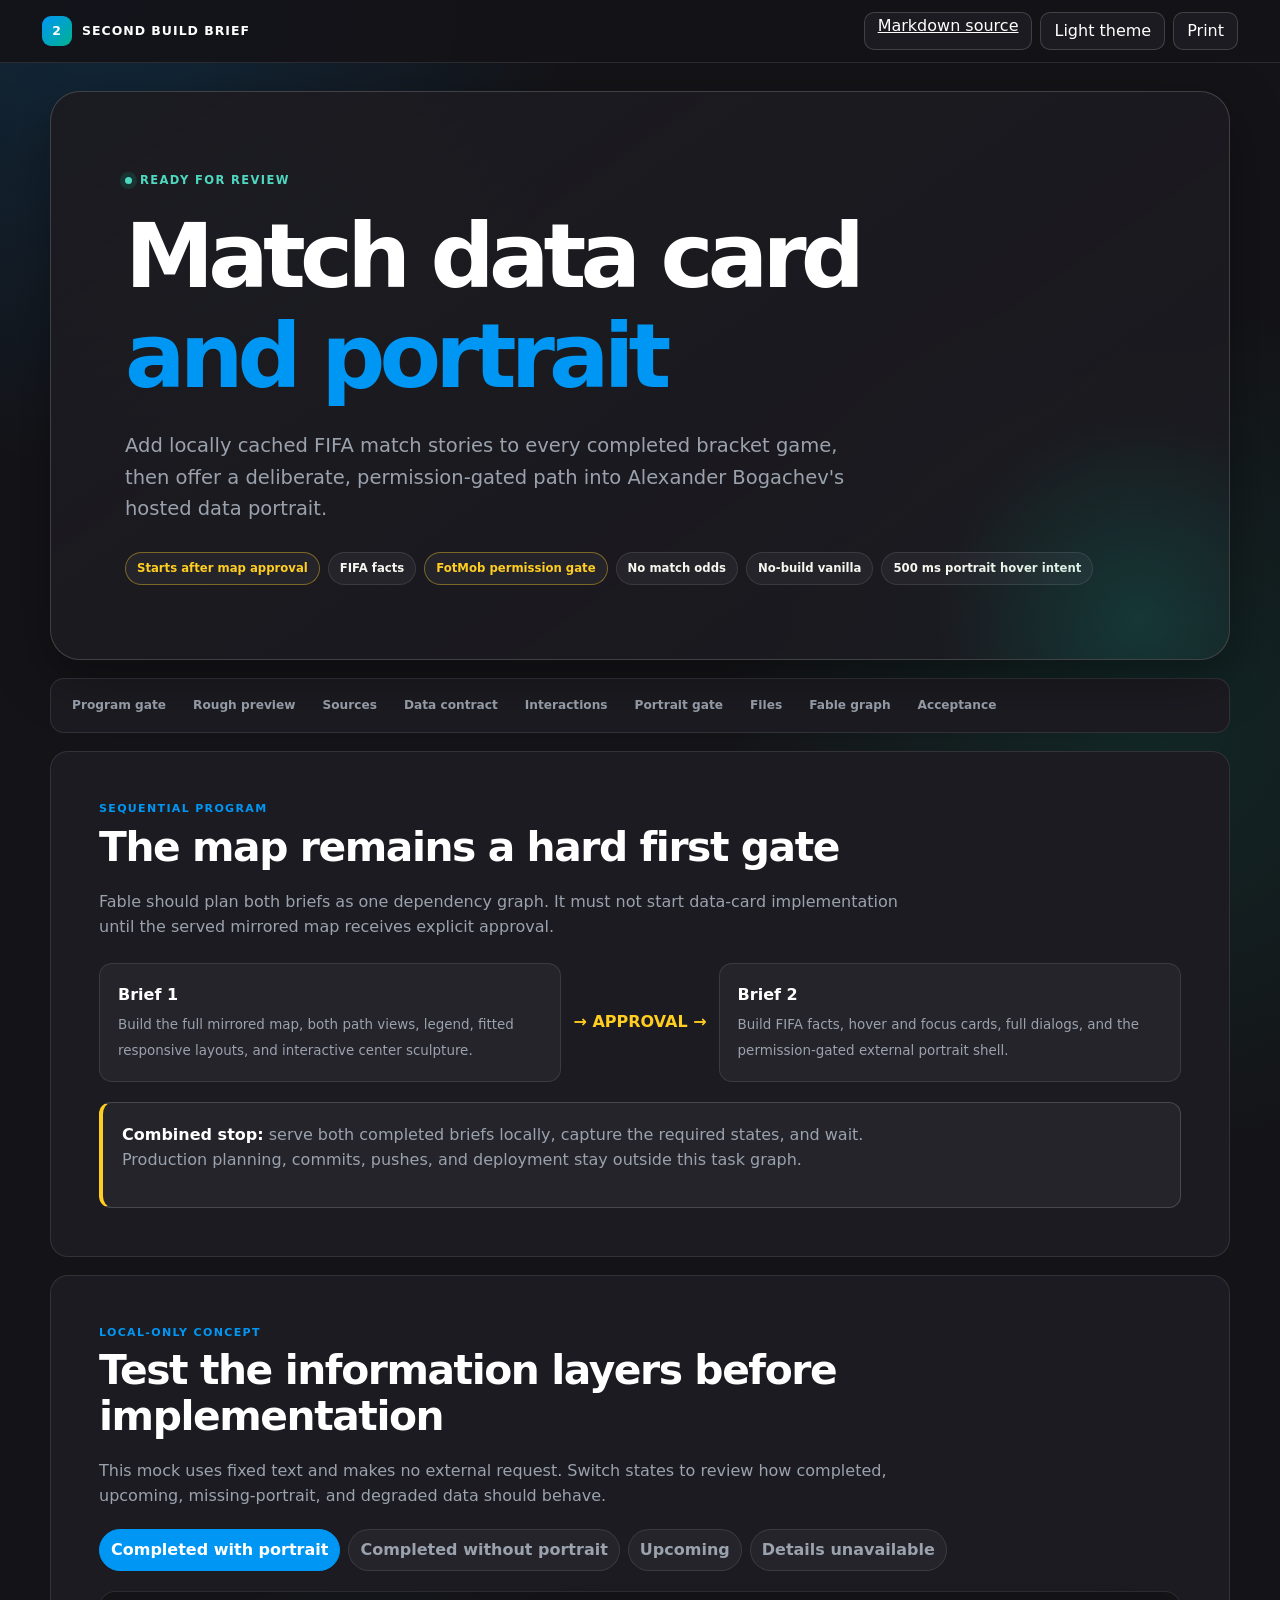
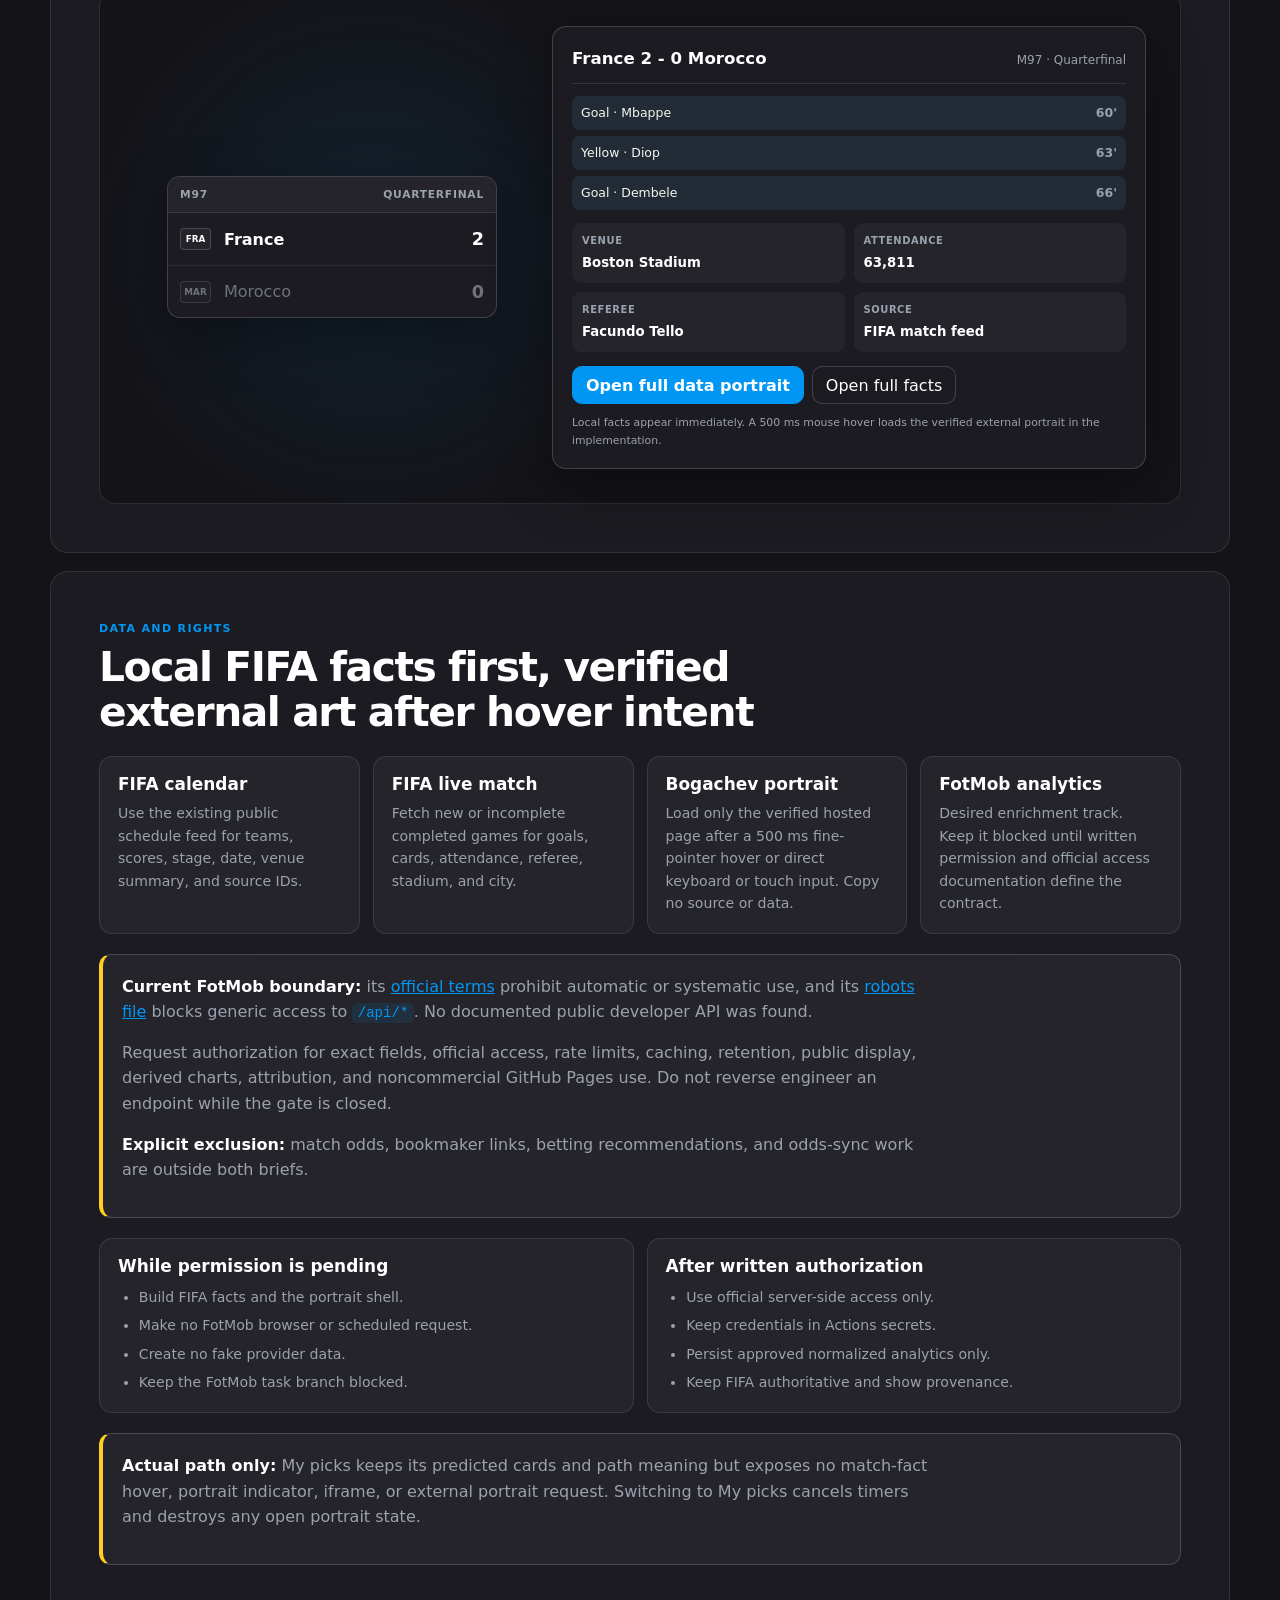
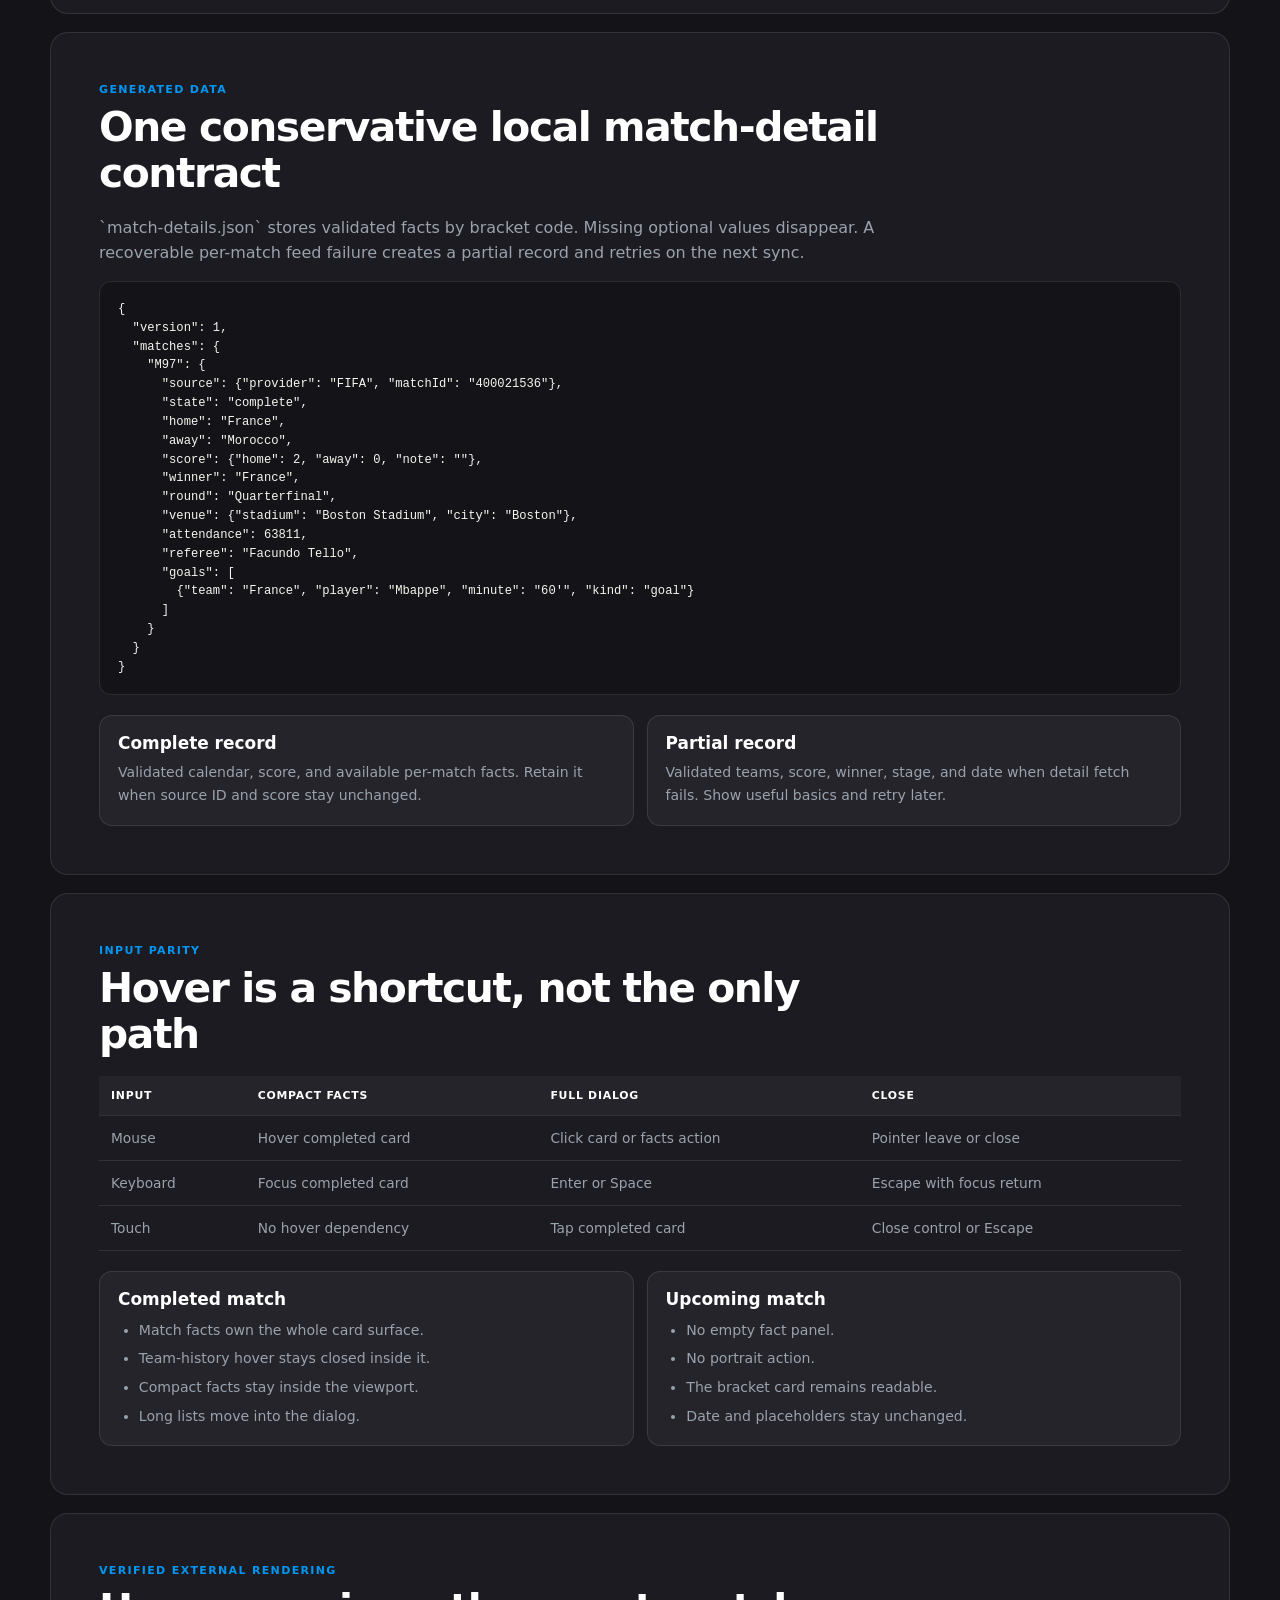
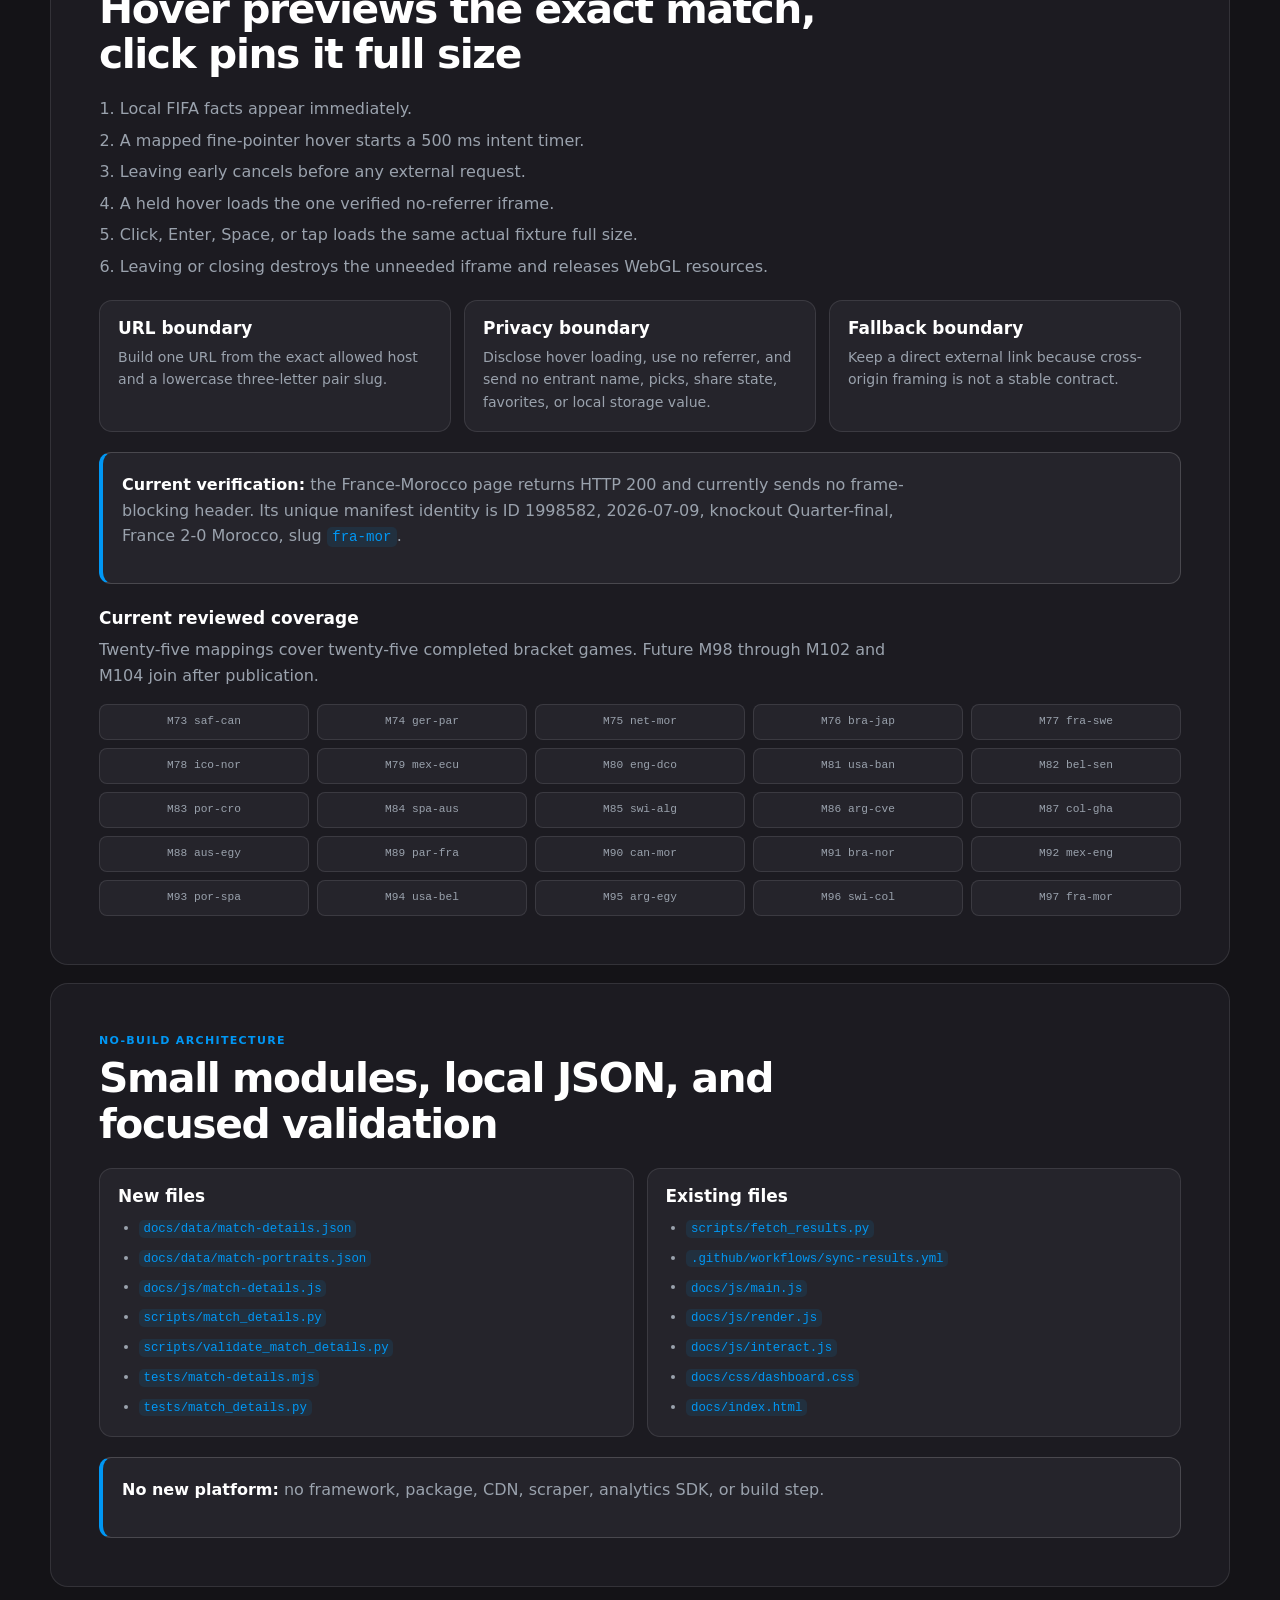
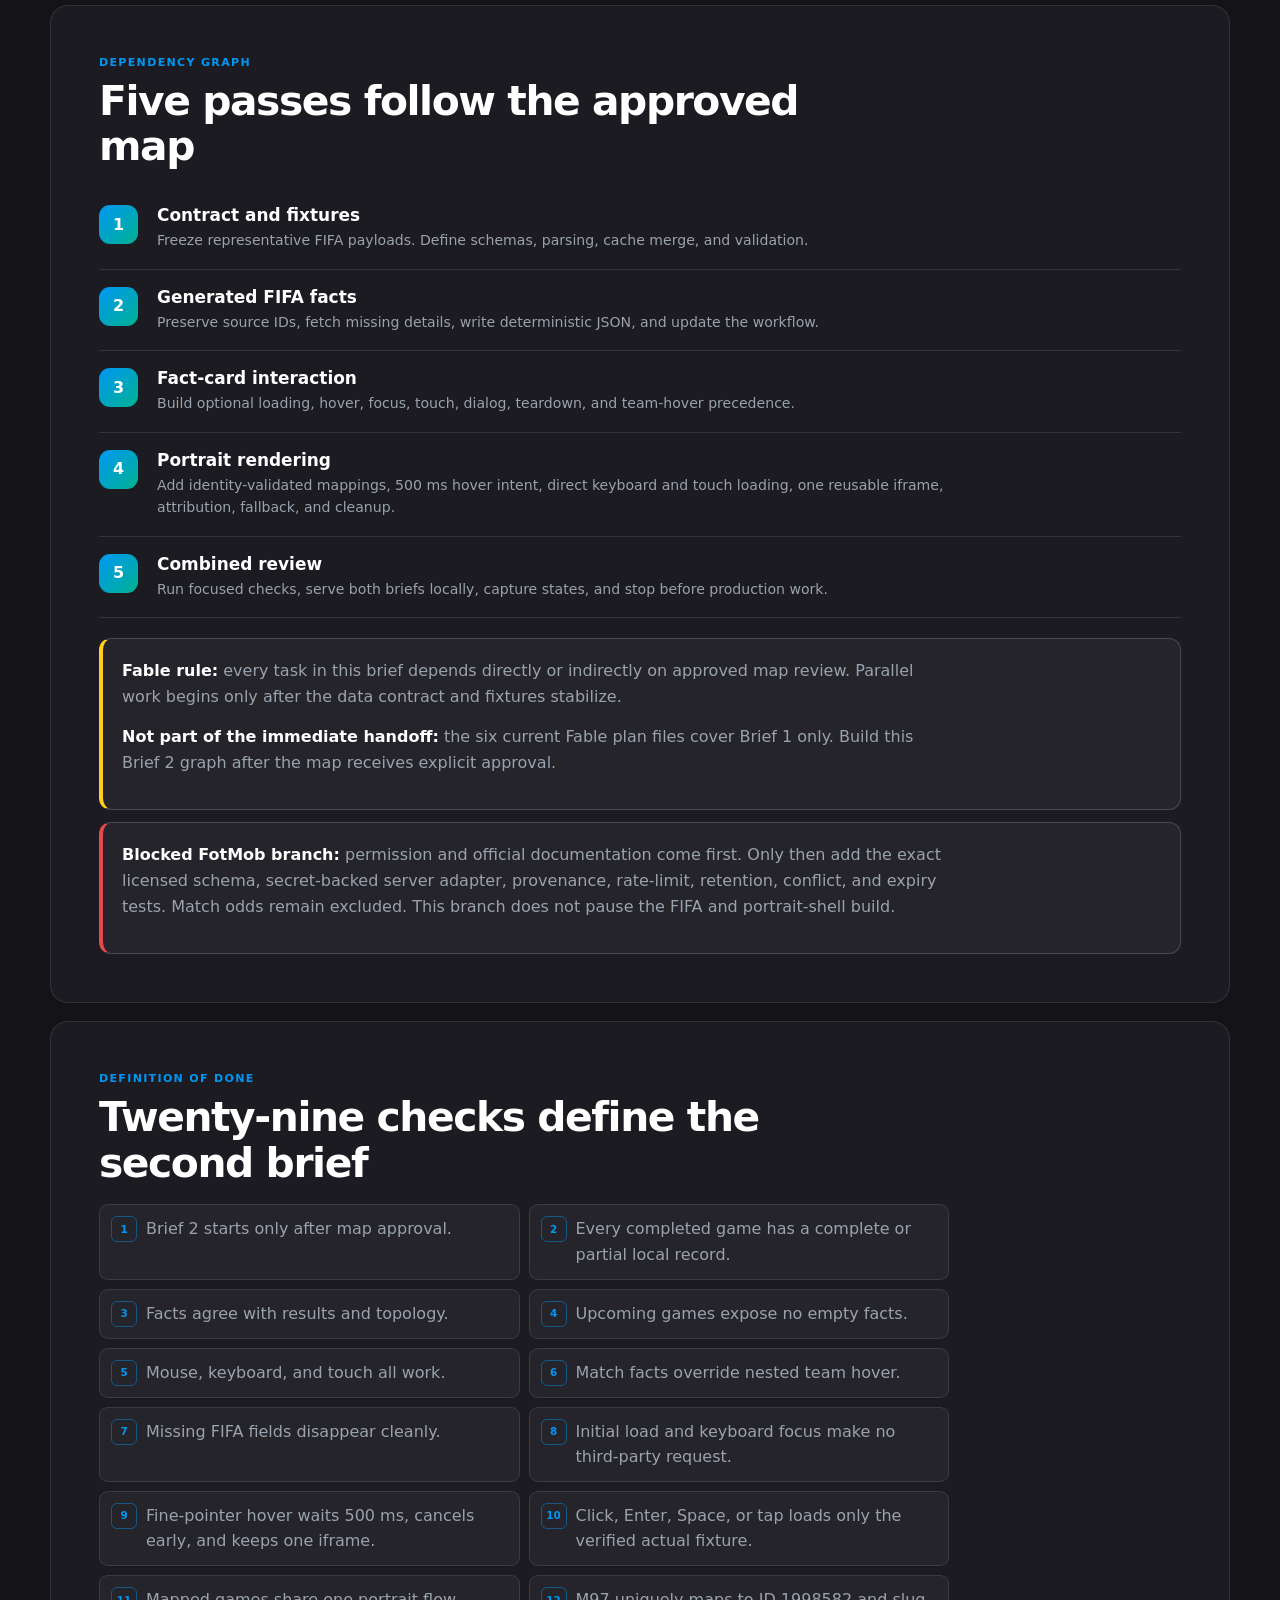
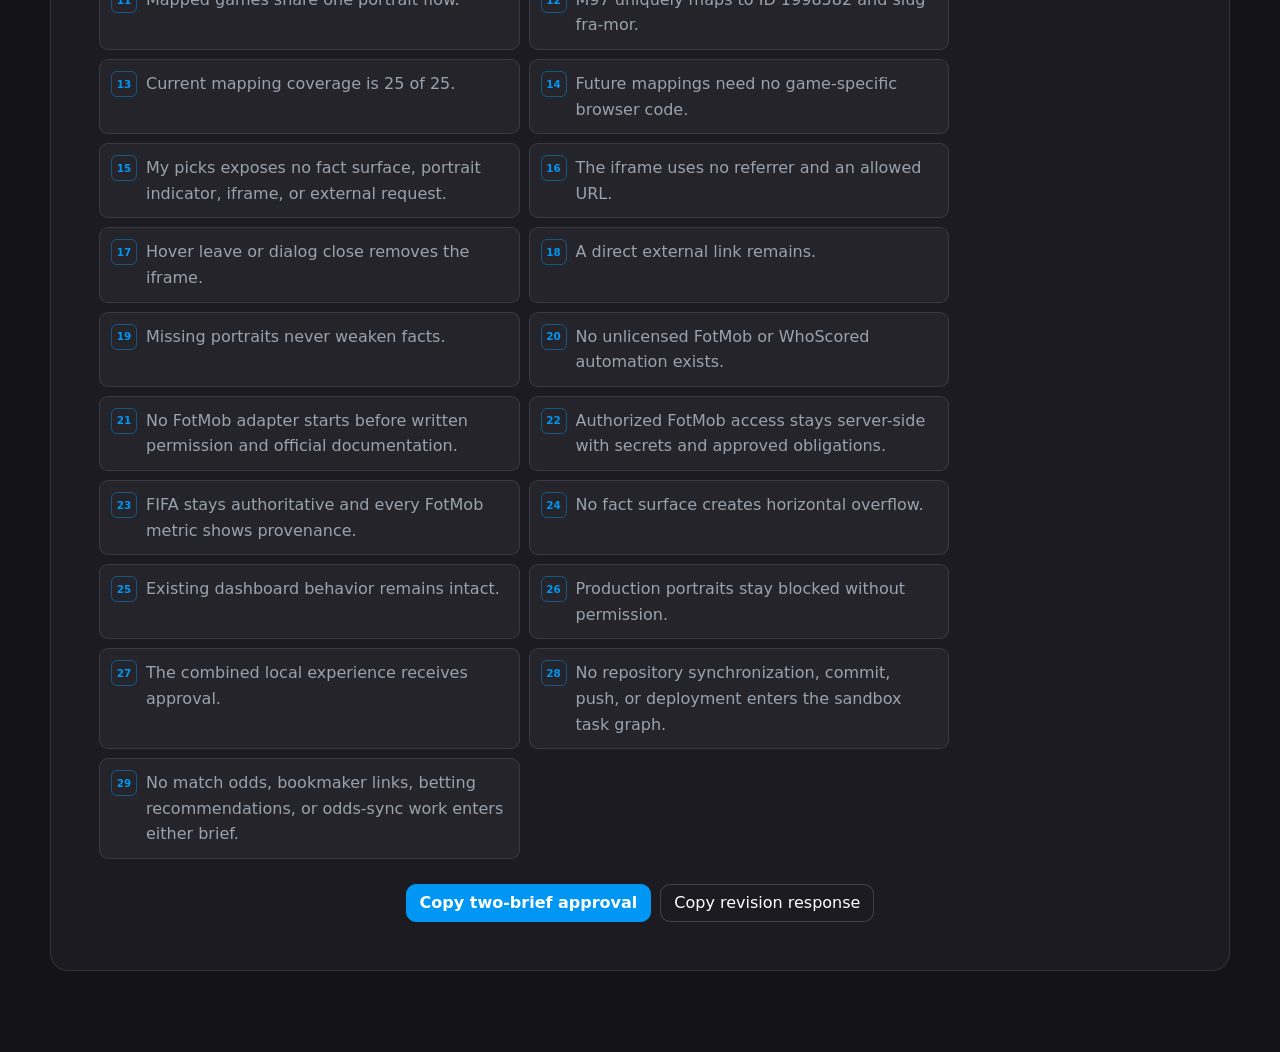
<file: docs/briefs/mirrored-bracket-map/MATCH-DATA-CARD-AND-PORTRAIT-BRIEF.html>
<!doctype html>
<html lang="en" data-theme="dark">
<head>
  <meta charset="utf-8">
  <meta name="viewport" content="width=device-width, initial-scale=1">
  <meta name="color-scheme" content="dark light">
  <title>Match Data Card and Portrait Brief</title>
  <style>
    :root {
      --bg: #141317;
      --panel: #1c1b21;
      --panel-2: #25242b;
      --text: #ffffff;
      --text-2: #f4f7ee;
      --muted: #9aa2ad;
      --border: rgba(255, 255, 255, 0.1);
      --border-2: rgba(255, 255, 255, 0.17);
      --blue: #0097f4;
      --teal: #00b291;
      --gold: #ffce20;
      --red: #e5484d;
      --green: #4fd8bf;
      --shadow: 0 18px 54px rgba(0, 0, 0, 0.34);
      --radius: 18px;
    }

    html[data-theme="light"] {
      --bg: #eef1f4;
      --panel: #ffffff;
      --panel-2: #f5f7f8;
      --text: #323139;
      --text-2: #3f3e46;
      --muted: #6c6c6c;
      --border: rgba(0, 0, 0, 0.08);
      --border-2: rgba(0, 0, 0, 0.15);
      --gold: #b57f00;
      --green: #00805f;
      --shadow: 0 18px 48px rgba(20, 30, 50, 0.12);
    }

    * {
      box-sizing: border-box;
    }

    html {
      scroll-behavior: smooth;
    }

    body {
      margin: 0;
      min-width: 320px;
      overflow-x: hidden;
      color: var(--text);
      background:
        radial-gradient(circle at 8% 0, rgba(0, 151, 244, 0.16), transparent 30rem),
        radial-gradient(circle at 90% 8%, rgba(0, 178, 145, 0.12), transparent 28rem),
        var(--bg);
      font-family: Inter, ui-sans-serif, system-ui, -apple-system, BlinkMacSystemFont, "Segoe UI", sans-serif;
      line-height: 1.6;
    }

    button,
    a {
      font: inherit;
    }

    a {
      color: var(--blue);
    }

    button:focus-visible,
    a:focus-visible {
      outline: 3px solid var(--blue);
      outline-offset: 3px;
    }

    .top {
      position: sticky;
      top: 0;
      z-index: 20;
      display: flex;
      flex-wrap: wrap;
      align-items: center;
      justify-content: space-between;
      gap: 10px;
      padding: 12px clamp(16px, 4vw, 42px);
      background: color-mix(in srgb, var(--bg) 88%, transparent);
      border-bottom: 1px solid var(--border);
      backdrop-filter: blur(16px);
    }

    .top-brand {
      display: flex;
      align-items: center;
      gap: 10px;
      color: var(--text);
      font-size: 0.78rem;
      font-weight: 850;
      letter-spacing: 0.08em;
      text-decoration: none;
      text-transform: uppercase;
    }

    .top-mark {
      display: grid;
      width: 30px;
      height: 30px;
      place-items: center;
      color: #ffffff;
      background: linear-gradient(135deg, var(--blue), var(--teal));
      border-radius: 9px;
    }

    .top-actions {
      display: flex;
      flex-wrap: wrap;
      gap: 8px;
    }

    .button {
      min-height: 38px;
      padding: 0 13px;
      color: var(--text);
      background: var(--panel);
      border: 1px solid var(--border-2);
      border-radius: 10px;
      cursor: pointer;
    }

    .button:hover {
      border-color: var(--blue);
    }

    .button.primary {
      color: #ffffff;
      background: var(--blue);
      border-color: var(--blue);
      font-weight: 750;
    }

    .wrap {
      width: min(1180px, calc(100% - 32px));
      margin: 0 auto;
      padding: 28px 0 90px;
    }

    .hero {
      position: relative;
      padding: clamp(30px, 7vw, 74px);
      overflow: hidden;
      background:
        linear-gradient(145deg, color-mix(in srgb, var(--panel) 96%, transparent), color-mix(in srgb, var(--panel) 78%, transparent));
      border: 1px solid var(--border-2);
      border-radius: 30px;
      box-shadow: var(--shadow);
    }

    .hero::after {
      position: absolute;
      right: -120px;
      bottom: -170px;
      width: 420px;
      height: 420px;
      background: radial-gradient(circle, rgba(0, 178, 145, 0.18), transparent 68%);
      content: "";
      pointer-events: none;
    }

    .eyebrow {
      display: inline-flex;
      align-items: center;
      gap: 8px;
      margin: 0 0 16px;
      color: var(--green);
      font-size: 0.72rem;
      font-weight: 850;
      letter-spacing: 0.12em;
      text-transform: uppercase;
    }

    .eyebrow::before {
      width: 7px;
      height: 7px;
      background: currentColor;
      border-radius: 50%;
      content: "";
      box-shadow: 0 0 0 5px color-mix(in srgb, var(--teal) 16%, transparent);
    }

    h1,
    h2,
    h3 {
      line-height: 1.12;
    }

    h1 {
      max-width: 850px;
      margin: 0;
      font-size: clamp(2.55rem, 7vw, 5.9rem);
      letter-spacing: -0.065em;
    }

    h1 span {
      color: var(--blue);
    }

    .lede {
      max-width: 760px;
      margin: 24px 0 0;
      color: var(--muted);
      font-size: clamp(1rem, 2vw, 1.22rem);
    }

    .pills {
      display: flex;
      flex-wrap: wrap;
      gap: 8px;
      margin-top: 28px;
    }

    .pill {
      padding: 6px 11px;
      color: var(--text-2);
      background: var(--panel-2);
      border: 1px solid var(--border);
      border-radius: 999px;
      font-size: 0.73rem;
      font-weight: 750;
    }

    .pill.gate {
      color: var(--gold);
      border-color: color-mix(in srgb, var(--gold) 40%, transparent);
    }

    .nav {
      display: flex;
      flex-wrap: wrap;
      gap: 7px;
      margin: 18px 0;
      padding: 11px;
      background: var(--panel);
      border: 1px solid var(--border);
      border-radius: 14px;
    }

    .nav a {
      padding: 6px 10px;
      color: var(--muted);
      border-radius: 8px;
      font-size: 0.76rem;
      font-weight: 700;
      text-decoration: none;
    }

    .nav a:hover {
      color: var(--text);
      background: var(--panel-2);
    }

    section {
      margin-top: 18px;
      padding: clamp(24px, 5vw, 48px);
      scroll-margin-top: 82px;
      background: var(--panel);
      border: 1px solid var(--border);
      border-radius: var(--radius);
    }

    .kicker {
      display: block;
      margin-bottom: 7px;
      color: var(--blue);
      font-size: 0.69rem;
      font-weight: 850;
      letter-spacing: 0.12em;
      text-transform: uppercase;
    }

    h2 {
      max-width: 800px;
      margin: 0 0 18px;
      font-size: clamp(1.6rem, 4vw, 2.55rem);
      letter-spacing: -0.035em;
    }

    h3 {
      margin: 25px 0 9px;
      font-size: 1.06rem;
    }

    p {
      max-width: 820px;
      margin: 0 0 15px;
      color: var(--muted);
    }

    ul,
    ol {
      max-width: 850px;
      margin: 10px 0 0;
      padding-left: 1.3rem;
      color: var(--muted);
    }

    li + li {
      margin-top: 6px;
    }

    strong {
      color: var(--text);
    }

    code {
      padding: 0.14em 0.38em;
      overflow-wrap: anywhere;
      color: var(--blue);
      background: color-mix(in srgb, var(--blue) 10%, var(--panel-2));
      border-radius: 5px;
      font-family: "SFMono-Regular", Consolas, monospace;
      font-size: 0.88em;
    }

    pre {
      max-width: 100%;
      padding: 18px;
      overflow: hidden;
      color: var(--text-2);
      background: var(--bg);
      border: 1px solid var(--border);
      border-radius: 12px;
      font-family: "SFMono-Regular", Consolas, monospace;
      font-size: 0.76rem;
      line-height: 1.55;
      white-space: pre-wrap;
      overflow-wrap: anywhere;
    }

    .callout {
      padding: 19px;
      background: var(--panel-2);
      border: 1px solid var(--border-2);
      border-left: 4px solid var(--blue);
      border-radius: 12px;
    }

    .callout.gold {
      border-left-color: var(--gold);
    }

    .callout.red {
      border-left-color: var(--red);
    }

    .grid-2,
    .grid-3,
    .grid-4 {
      display: grid;
      gap: 13px;
      margin-top: 20px;
    }

    .grid-2 {
      grid-template-columns: repeat(2, minmax(0, 1fr));
    }

    .grid-3 {
      grid-template-columns: repeat(3, minmax(0, 1fr));
    }

    .grid-4 {
      grid-template-columns: repeat(4, minmax(0, 1fr));
    }

    .mini {
      min-width: 0;
      padding: 18px;
      background: var(--panel-2);
      border: 1px solid var(--border);
      border-radius: 13px;
    }

    .mini h3 {
      margin: 0 0 8px;
    }

    .mini p,
    .mini ul {
      margin-bottom: 0;
      font-size: 0.88rem;
    }

    .gate-line {
      display: grid;
      grid-template-columns: 1fr auto 1fr;
      gap: 12px;
      align-items: center;
      margin-top: 23px;
    }

    .gate-step {
      min-width: 0;
      padding: 18px;
      background: var(--panel-2);
      border: 1px solid var(--border);
      border-radius: 13px;
    }

    .gate-step b {
      display: block;
      margin-bottom: 4px;
    }

    .gate-step span {
      color: var(--muted);
      font-size: 0.84rem;
    }

    .gate-arrow {
      color: var(--gold);
      font-weight: 900;
    }

    .preview-controls {
      display: flex;
      flex-wrap: wrap;
      gap: 8px;
      margin: 20px 0;
    }

    .preview-controls button {
      padding: 7px 11px;
      color: var(--muted);
      background: var(--panel-2);
      border: 1px solid var(--border);
      border-radius: 999px;
      cursor: pointer;
      font-weight: 700;
    }

    .preview-controls button.on {
      color: #ffffff;
      background: var(--blue);
      border-color: var(--blue);
    }

    .demo {
      display: grid;
      grid-template-columns: minmax(250px, 0.8fr) minmax(280px, 1.2fr);
      gap: 22px;
      align-items: center;
      padding: clamp(18px, 4vw, 34px);
      background:
        radial-gradient(circle at 25% 50%, rgba(0, 151, 244, 0.11), transparent 34%),
        var(--bg);
      border: 1px solid var(--border);
      border-radius: 16px;
    }

    .match-card {
      width: min(100%, 330px);
      margin: 0 auto;
      padding: 0;
      overflow: hidden;
      color: var(--text);
      text-align: left;
      background: var(--panel);
      border: 1px solid var(--border-2);
      border-radius: 13px;
      box-shadow: var(--shadow);
      cursor: pointer;
    }

    .match-card:hover {
      border-color: var(--blue);
      transform: translateY(-1px);
    }

    .match-head {
      display: flex;
      justify-content: space-between;
      gap: 12px;
      padding: 9px 12px;
      color: var(--muted);
      background: var(--panel-2);
      border-bottom: 1px solid var(--border);
      font-size: 0.67rem;
      font-weight: 800;
      letter-spacing: 0.07em;
      text-transform: uppercase;
    }

    .team {
      display: grid;
      grid-template-columns: 34px 1fr auto;
      gap: 10px;
      align-items: center;
      min-height: 52px;
      padding: 8px 12px;
    }

    .team + .team {
      border-top: 1px solid var(--border);
    }

    .team.loser {
      color: var(--muted);
      opacity: 0.65;
    }

    .flag {
      display: grid;
      width: 31px;
      height: 22px;
      place-items: center;
      background: var(--panel-2);
      border: 1px solid var(--border-2);
      border-radius: 4px;
      font-size: 0.55rem;
      font-weight: 900;
    }

    .score {
      min-width: 24px;
      font-size: 1.1rem;
      font-weight: 850;
      text-align: right;
    }

    .fact-card {
      min-width: 0;
      padding: 19px;
      background: var(--panel);
      border: 1px solid var(--border-2);
      border-radius: 14px;
      box-shadow: var(--shadow);
    }

    .fact-title {
      display: flex;
      flex-wrap: wrap;
      align-items: baseline;
      justify-content: space-between;
      gap: 10px;
      padding-bottom: 11px;
      border-bottom: 1px solid var(--border);
    }

    .fact-title b {
      font-size: 1.04rem;
    }

    .fact-title span {
      color: var(--muted);
      font-size: 0.75rem;
    }

    .fact-grid {
      display: grid;
      grid-template-columns: repeat(2, minmax(0, 1fr));
      gap: 9px;
      margin-top: 13px;
    }

    .fact {
      min-width: 0;
      padding: 10px;
      background: var(--panel-2);
      border-radius: 9px;
    }

    .fact small {
      display: block;
      margin-bottom: 3px;
      color: var(--muted);
      font-size: 0.62rem;
      font-weight: 800;
      letter-spacing: 0.06em;
      text-transform: uppercase;
    }

    .fact span {
      display: block;
      overflow-wrap: anywhere;
      font-size: 0.83rem;
      font-weight: 650;
    }

    .events {
      display: grid;
      gap: 6px;
      margin-top: 12px;
    }

    .event {
      display: flex;
      justify-content: space-between;
      gap: 10px;
      padding: 7px 9px;
      color: var(--text-2);
      background: color-mix(in srgb, var(--blue) 6%, var(--panel-2));
      border-radius: 8px;
      font-size: 0.78rem;
    }

    .event time {
      color: var(--muted);
      font-weight: 750;
    }

    .fact-action {
      display: flex;
      flex-wrap: wrap;
      gap: 8px;
      margin-top: 14px;
    }

    .empty-state {
      padding: 24px;
      color: var(--muted);
      text-align: center;
      background: var(--panel-2);
      border: 1px dashed var(--border-2);
      border-radius: 12px;
    }

    .source-note {
      margin-top: 10px;
      color: var(--muted);
      font-size: 0.68rem;
    }

    .matrix {
      width: 100%;
      border-collapse: collapse;
      font-size: 0.86rem;
    }

    .matrix th,
    .matrix td {
      padding: 11px 12px;
      border-bottom: 1px solid var(--border);
      text-align: left;
      vertical-align: top;
    }

    .matrix th {
      color: var(--text);
      background: var(--panel-2);
      font-size: 0.68rem;
      letter-spacing: 0.07em;
      text-transform: uppercase;
    }

    .matrix td {
      color: var(--muted);
    }

    .coverage {
      display: grid;
      grid-template-columns: repeat(5, minmax(0, 1fr));
      gap: 8px;
      margin-top: 16px;
    }

    .coverage span {
      padding: 8px;
      overflow-wrap: anywhere;
      color: var(--muted);
      background: var(--panel-2);
      border: 1px solid var(--border);
      border-radius: 8px;
      font-family: "SFMono-Regular", Consolas, monospace;
      font-size: 0.7rem;
      text-align: center;
    }

    .passes {
      display: grid;
      gap: 0;
      margin-top: 18px;
      counter-reset: pass;
    }

    .pass {
      display: grid;
      grid-template-columns: 44px 1fr;
      gap: 14px;
      padding: 17px 0;
      border-bottom: 1px solid var(--border);
      counter-increment: pass;
    }

    .pass::before {
      display: grid;
      width: 39px;
      height: 39px;
      place-items: center;
      color: #ffffff;
      background: linear-gradient(135deg, var(--blue), var(--teal));
      border-radius: 11px;
      content: counter(pass);
      font-weight: 850;
    }

    .pass h3 {
      margin: 1px 0 4px;
    }

    .pass p {
      margin: 0;
      font-size: 0.88rem;
    }

    .checks {
      display: grid;
      grid-template-columns: repeat(2, minmax(0, 1fr));
      gap: 9px;
      padding: 0;
      list-style: none;
      counter-reset: check;
    }

    .checks li {
      display: grid;
      grid-template-columns: 26px 1fr;
      gap: 9px;
      margin: 0;
      padding: 11px;
      background: var(--panel-2);
      border: 1px solid var(--border);
      border-radius: 9px;
      counter-increment: check;
    }

    .checks li::before {
      display: grid;
      width: 24px;
      height: 24px;
      place-items: center;
      color: var(--blue);
      border: 1px solid color-mix(in srgb, var(--blue) 45%, transparent);
      border-radius: 6px;
      content: counter(check);
      font-size: 0.65rem;
      font-weight: 850;
    }

    dialog {
      width: min(760px, calc(100% - 28px));
      max-height: calc(100vh - 28px);
      padding: 0;
      overflow-x: hidden;
      color: var(--text);
      background: var(--panel);
      border: 1px solid var(--border-2);
      border-radius: 17px;
      box-shadow: var(--shadow);
    }

    dialog::backdrop {
      background: rgba(0, 0, 0, 0.7);
      backdrop-filter: blur(4px);
    }

    .dialog-head {
      display: flex;
      align-items: center;
      justify-content: space-between;
      gap: 12px;
      padding: 15px 18px;
      background: var(--panel-2);
      border-bottom: 1px solid var(--border);
    }

    .dialog-head h2 {
      margin: 0;
      font-size: 1.15rem;
    }

    .dialog-close {
      display: grid;
      width: 34px;
      height: 34px;
      place-items: center;
      color: var(--text);
      background: var(--panel);
      border: 1px solid var(--border-2);
      border-radius: 9px;
      cursor: pointer;
    }

    .dialog-body {
      padding: 20px;
      overflow-wrap: anywhere;
    }

    .disclosure {
      padding: 17px;
      background: color-mix(in srgb, var(--gold) 7%, var(--panel-2));
      border: 1px solid color-mix(in srgb, var(--gold) 28%, var(--border));
      border-radius: 12px;
    }

    .mock-frame {
      display: none;
      aspect-ratio: 16 / 9;
      margin-top: 14px;
      place-items: center;
      padding: 20px;
      color: var(--muted);
      background:
        radial-gradient(circle, rgba(0, 151, 244, 0.16), transparent 45%),
        var(--bg);
      border: 1px solid var(--border);
      border-radius: 12px;
      text-align: center;
    }

    .mock-frame.show {
      display: grid;
    }

    .footer-actions {
      display: flex;
      flex-wrap: wrap;
      justify-content: center;
      gap: 9px;
      margin-top: 25px;
    }

    .toast {
      position: fixed;
      right: 16px;
      bottom: 16px;
      z-index: 50;
      max-width: min(340px, calc(100% - 32px));
      padding: 12px 14px;
      color: #ffffff;
      background: var(--teal);
      border-radius: 10px;
      box-shadow: var(--shadow);
      opacity: 0;
      pointer-events: none;
      transform: translateY(10px);
      transition: 160ms ease;
    }

    .toast.show {
      opacity: 1;
      transform: translateY(0);
    }

    @media (max-width: 860px) {
      .grid-3,
      .grid-4 {
        grid-template-columns: repeat(2, minmax(0, 1fr));
      }

      .coverage {
        grid-template-columns: repeat(3, minmax(0, 1fr));
      }
    }

    @media (max-width: 680px) {
      .wrap {
        width: min(100% - 20px, 1180px);
        padding-top: 12px;
      }

      .hero,
      section {
        border-radius: 15px;
      }

      .grid-2,
      .grid-3,
      .grid-4,
      .demo,
      .checks {
        grid-template-columns: 1fr;
      }

      .gate-line {
        grid-template-columns: 1fr;
      }

      .gate-arrow {
        transform: rotate(90deg);
        text-align: center;
      }

      .coverage {
        grid-template-columns: repeat(2, minmax(0, 1fr));
      }

      .matrix thead {
        display: none;
      }

      .matrix,
      .matrix tbody,
      .matrix tr,
      .matrix td {
        display: block;
        width: 100%;
      }

      .matrix tr {
        padding: 10px 0;
        border-bottom: 1px solid var(--border);
      }

      .matrix td {
        padding: 4px 0;
        border: 0;
      }

      .matrix td:first-child {
        color: var(--text);
        font-weight: 800;
      }
    }

    @media (prefers-reduced-motion: reduce) {
      html {
        scroll-behavior: auto;
      }

      *,
      *::before,
      *::after {
        transition-duration: 0.01ms !important;
      }
    }

    @media print {
      :root {
        --bg: #ffffff;
        --panel: #ffffff;
        --panel-2: #f4f4f4;
        --text: #111111;
        --text-2: #222222;
        --muted: #444444;
        --border: #dddddd;
        --border-2: #bbbbbb;
      }

      body {
        background: #ffffff;
      }

      .top,
      .nav,
      .preview-controls,
      .fact-action,
      .footer-actions,
      dialog,
      .toast {
        display: none;
      }

      .hero,
      section {
        break-inside: avoid;
        box-shadow: none;
      }
    }
  </style>
</head>
<body>
  <header class="top">
    <a class="top-brand" href="MIRRORED-BRACKET-MAP-REBUILD-BRIEF.html">
      <span class="top-mark">2</span>
      <span>Second build brief</span>
    </a>
    <div class="top-actions">
      <a class="button" href="MATCH-DATA-CARD-AND-PORTRAIT-BRIEF.md">Markdown source</a>
      <button class="button" id="themeButton" type="button">Light theme</button>
      <button class="button" type="button" onclick="window.print()">Print</button>
    </div>
  </header>

  <main class="wrap">
    <header class="hero">
      <p class="eyebrow">Ready for review</p>
      <h1>Match data card <span>and portrait</span></h1>
      <p class="lede">
        Add locally cached FIFA match stories to every completed bracket game, then offer a deliberate, permission-gated path into Alexander Bogachev's hosted data portrait.
      </p>
      <div class="pills">
        <span class="pill gate">Starts after map approval</span>
        <span class="pill">FIFA facts</span>
        <span class="pill gate">FotMob permission gate</span>
        <span class="pill">No match odds</span>
        <span class="pill">No-build vanilla</span>
        <span class="pill">500 ms portrait hover intent</span>
      </div>
    </header>

    <nav class="nav" aria-label="Brief sections">
      <a href="#gate">Program gate</a>
      <a href="#preview">Rough preview</a>
      <a href="#sources">Sources</a>
      <a href="#contract">Data contract</a>
      <a href="#interactions">Interactions</a>
      <a href="#portrait">Portrait gate</a>
      <a href="#files">Files</a>
      <a href="#fable">Fable graph</a>
      <a href="#acceptance">Acceptance</a>
    </nav>

    <section id="gate">
      <span class="kicker">Sequential program</span>
      <h2>The map remains a hard first gate</h2>
      <p>
        Fable should plan both briefs as one dependency graph. It must not start data-card implementation until the served mirrored map receives explicit approval.
      </p>
      <div class="gate-line">
        <div class="gate-step">
          <b>Brief 1</b>
          <span>Build the full mirrored map, both path views, legend, fitted responsive layouts, and interactive center sculpture.</span>
        </div>
        <div class="gate-arrow" aria-hidden="true">→ APPROVAL →</div>
        <div class="gate-step">
          <b>Brief 2</b>
          <span>Build FIFA facts, hover and focus cards, full dialogs, and the permission-gated external portrait shell.</span>
        </div>
      </div>
      <div class="callout gold" style="margin-top: 20px">
        <p><strong>Combined stop:</strong> serve both completed briefs locally, capture the required states, and wait. Production planning, commits, pushes, and deployment stay outside this task graph.</p>
      </div>
    </section>

    <section id="preview">
      <span class="kicker">Local-only concept</span>
      <h2>Test the information layers before implementation</h2>
      <p>
        This mock uses fixed text and makes no external request. Switch states to review how completed, upcoming, missing-portrait, and degraded data should behave.
      </p>
      <div class="preview-controls" role="group" aria-label="Preview state">
        <button class="on" type="button" data-state="facts">Completed with portrait</button>
        <button type="button" data-state="noPortrait">Completed without portrait</button>
        <button type="button" data-state="upcoming">Upcoming</button>
        <button type="button" data-state="degraded">Details unavailable</button>
      </div>
      <div class="demo">
        <button class="match-card" id="demoMatch" type="button" aria-label="M97 Quarterfinal, France 2, Morocco 0">
          <span class="match-head"><span id="demoCode">M97</span><span id="demoRound">Quarterfinal</span></span>
          <span class="team">
            <span class="flag">FRA</span>
            <strong id="demoHome">France</strong>
            <span class="score" id="demoHomeScore">2</span>
          </span>
          <span class="team loser" id="demoAwayRow">
            <span class="flag">MAR</span>
            <span id="demoAway">Morocco</span>
            <span class="score" id="demoAwayScore">0</span>
          </span>
        </button>

        <div class="fact-card" id="factCard">
          <div class="fact-title">
            <b id="factTitle">France 2 - 0 Morocco</b>
            <span id="factRound">M97 · Quarterfinal</span>
          </div>
          <div id="factContent">
            <div class="events">
              <div class="event"><span>Goal · Mbappe</span><time>60'</time></div>
              <div class="event"><span>Yellow · Diop</span><time>63'</time></div>
              <div class="event"><span>Goal · Dembele</span><time>66'</time></div>
            </div>
            <div class="fact-grid">
              <div class="fact"><small>Venue</small><span>Boston Stadium</span></div>
              <div class="fact"><small>Attendance</small><span>63,811</span></div>
              <div class="fact"><small>Referee</small><span>Facundo Tello</span></div>
              <div class="fact"><small>Source</small><span>FIFA match feed</span></div>
            </div>
          </div>
          <div class="empty-state" id="emptyState" hidden></div>
          <div class="mock-frame" id="hoverFrame">
            <div>
              <strong>Hover portrait preview</strong>
              <p>The implementation would place the verified no-referrer iframe here after 500 ms. This planning mock stays local.</p>
            </div>
          </div>
          <div class="fact-action" id="factActions">
            <button class="button primary" id="portraitButton" type="button">Open full data portrait</button>
            <button class="button" id="detailsButton" type="button">Open full facts</button>
          </div>
          <div class="source-note" id="sourceNote">Local facts appear immediately. A 500 ms mouse hover loads the verified external portrait in the implementation.</div>
        </div>
      </div>
    </section>

    <section id="sources">
      <span class="kicker">Data and rights</span>
      <h2>Local FIFA facts first, verified external art after hover intent</h2>
      <div class="grid-4">
        <article class="mini">
          <h3>FIFA calendar</h3>
          <p>Use the existing public schedule feed for teams, scores, stage, date, venue summary, and source IDs.</p>
        </article>
        <article class="mini">
          <h3>FIFA live match</h3>
          <p>Fetch new or incomplete completed games for goals, cards, attendance, referee, stadium, and city.</p>
        </article>
        <article class="mini">
          <h3>Bogachev portrait</h3>
          <p>Load only the verified hosted page after a 500 ms fine-pointer hover or direct keyboard or touch input. Copy no source or data.</p>
        </article>
        <article class="mini">
          <h3>FotMob analytics</h3>
          <p>Desired enrichment track. Keep it blocked until written permission and official access documentation define the contract.</p>
        </article>
      </div>
      <div class="callout gold" style="margin-top: 20px">
        <p><strong>Current FotMob boundary:</strong> its <a href="https://www.fotmob.com/terms" target="_blank" rel="noopener noreferrer">official terms</a> prohibit automatic or systematic use, and its <a href="https://www.fotmob.com/robots.txt" target="_blank" rel="noopener noreferrer">robots file</a> blocks generic access to <code>/api/*</code>. No documented public developer API was found.</p>
        <p>Request authorization for exact fields, official access, rate limits, caching, retention, public display, derived charts, attribution, and noncommercial GitHub Pages use. Do not reverse engineer an endpoint while the gate is closed.</p>
        <p><strong>Explicit exclusion:</strong> match odds, bookmaker links, betting recommendations, and odds-sync work are outside both briefs.</p>
      </div>
      <div class="grid-2">
        <article class="mini">
          <h3>While permission is pending</h3>
          <ul>
            <li>Build FIFA facts and the portrait shell.</li>
            <li>Make no FotMob browser or scheduled request.</li>
            <li>Create no fake provider data.</li>
            <li>Keep the FotMob task branch blocked.</li>
          </ul>
        </article>
        <article class="mini">
          <h3>After written authorization</h3>
          <ul>
            <li>Use official server-side access only.</li>
            <li>Keep credentials in Actions secrets.</li>
            <li>Persist approved normalized analytics only.</li>
            <li>Keep FIFA authoritative and show provenance.</li>
          </ul>
        </article>
      </div>
      <div class="callout gold" style="margin-top: 20px">
        <p><strong>Actual path only:</strong> My picks keeps its predicted cards and path meaning but exposes no match-fact hover, portrait indicator, iframe, or external portrait request. Switching to My picks cancels timers and destroys any open portrait state.</p>
      </div>
    </section>

    <section id="contract">
      <span class="kicker">Generated data</span>
      <h2>One conservative local match-detail contract</h2>
      <p>
        `match-details.json` stores validated facts by bracket code. Missing optional values disappear. A recoverable per-match feed failure creates a partial record and retries on the next sync.
      </p>
      <pre>{
  "version": 1,
  "matches": {
    "M97": {
      "source": {"provider": "FIFA", "matchId": "400021536"},
      "state": "complete",
      "home": "France",
      "away": "Morocco",
      "score": {"home": 2, "away": 0, "note": ""},
      "winner": "France",
      "round": "Quarterfinal",
      "venue": {"stadium": "Boston Stadium", "city": "Boston"},
      "attendance": 63811,
      "referee": "Facundo Tello",
      "goals": [
        {"team": "France", "player": "Mbappe", "minute": "60'", "kind": "goal"}
      ]
    }
  }
}</pre>
      <div class="grid-2">
        <article class="mini">
          <h3>Complete record</h3>
          <p>Validated calendar, score, and available per-match facts. Retain it when source ID and score stay unchanged.</p>
        </article>
        <article class="mini">
          <h3>Partial record</h3>
          <p>Validated teams, score, winner, stage, and date when detail fetch fails. Show useful basics and retry later.</p>
        </article>
      </div>
    </section>

    <section id="interactions">
      <span class="kicker">Input parity</span>
      <h2>Hover is a shortcut, not the only path</h2>
      <table class="matrix">
        <thead>
          <tr><th>Input</th><th>Compact facts</th><th>Full dialog</th><th>Close</th></tr>
        </thead>
        <tbody>
          <tr><td>Mouse</td><td>Hover completed card</td><td>Click card or facts action</td><td>Pointer leave or close</td></tr>
          <tr><td>Keyboard</td><td>Focus completed card</td><td>Enter or Space</td><td>Escape with focus return</td></tr>
          <tr><td>Touch</td><td>No hover dependency</td><td>Tap completed card</td><td>Close control or Escape</td></tr>
        </tbody>
      </table>
      <div class="grid-2">
        <article class="mini">
          <h3>Completed match</h3>
          <ul>
            <li>Match facts own the whole card surface.</li>
            <li>Team-history hover stays closed inside it.</li>
            <li>Compact facts stay inside the viewport.</li>
            <li>Long lists move into the dialog.</li>
          </ul>
        </article>
        <article class="mini">
          <h3>Upcoming match</h3>
          <ul>
            <li>No empty fact panel.</li>
            <li>No portrait action.</li>
            <li>The bracket card remains readable.</li>
            <li>Date and placeholders stay unchanged.</li>
          </ul>
        </article>
      </div>
    </section>

    <section id="portrait">
      <span class="kicker">Verified external rendering</span>
      <h2>Hover previews the exact match, click pins it full size</h2>
      <ol>
        <li>Local FIFA facts appear immediately.</li>
        <li>A mapped fine-pointer hover starts a 500 ms intent timer.</li>
        <li>Leaving early cancels before any external request.</li>
        <li>A held hover loads the one verified no-referrer iframe.</li>
        <li>Click, Enter, Space, or tap loads the same actual fixture full size.</li>
        <li>Leaving or closing destroys the unneeded iframe and releases WebGL resources.</li>
      </ol>
      <div class="grid-3">
        <article class="mini">
          <h3>URL boundary</h3>
          <p>Build one URL from the exact allowed host and a lowercase three-letter pair slug.</p>
        </article>
        <article class="mini">
          <h3>Privacy boundary</h3>
          <p>Disclose hover loading, use no referrer, and send no entrant name, picks, share state, favorites, or local storage value.</p>
        </article>
        <article class="mini">
          <h3>Fallback boundary</h3>
          <p>Keep a direct external link because cross-origin framing is not a stable contract.</p>
        </article>
      </div>
      <div class="callout" style="margin-top: 20px">
        <p><strong>Current verification:</strong> the France-Morocco page returns HTTP 200 and currently sends no frame-blocking header. Its unique manifest identity is ID 1998582, 2026-07-09, knockout Quarter-final, France 2-0 Morocco, slug <code>fra-mor</code>.</p>
      </div>
      <h3>Current reviewed coverage</h3>
      <p>Twenty-five mappings cover twenty-five completed bracket games. Future M98 through M102 and M104 join after publication.</p>
      <div class="coverage" aria-label="Current portrait mapping coverage">
        <span>M73 saf-can</span><span>M74 ger-par</span><span>M75 net-mor</span><span>M76 bra-jap</span><span>M77 fra-swe</span>
        <span>M78 ico-nor</span><span>M79 mex-ecu</span><span>M80 eng-dco</span><span>M81 usa-ban</span><span>M82 bel-sen</span>
        <span>M83 por-cro</span><span>M84 spa-aus</span><span>M85 swi-alg</span><span>M86 arg-cve</span><span>M87 col-gha</span>
        <span>M88 aus-egy</span><span>M89 par-fra</span><span>M90 can-mor</span><span>M91 bra-nor</span><span>M92 mex-eng</span>
        <span>M93 por-spa</span><span>M94 usa-bel</span><span>M95 arg-egy</span><span>M96 swi-col</span><span>M97 fra-mor</span>
      </div>
    </section>

    <section id="files">
      <span class="kicker">No-build architecture</span>
      <h2>Small modules, local JSON, and focused validation</h2>
      <div class="grid-2">
        <article class="mini">
          <h3>New files</h3>
          <ul>
            <li><code>docs/data/match-details.json</code></li>
            <li><code>docs/data/match-portraits.json</code></li>
            <li><code>docs/js/match-details.js</code></li>
            <li><code>scripts/match_details.py</code></li>
            <li><code>scripts/validate_match_details.py</code></li>
            <li><code>tests/match-details.mjs</code></li>
            <li><code>tests/match_details.py</code></li>
          </ul>
        </article>
        <article class="mini">
          <h3>Existing files</h3>
          <ul>
            <li><code>scripts/fetch_results.py</code></li>
            <li><code>.github/workflows/sync-results.yml</code></li>
            <li><code>docs/js/main.js</code></li>
            <li><code>docs/js/render.js</code></li>
            <li><code>docs/js/interact.js</code></li>
            <li><code>docs/css/dashboard.css</code></li>
            <li><code>docs/index.html</code></li>
          </ul>
        </article>
      </div>
      <div class="callout" style="margin-top: 20px">
        <p><strong>No new platform:</strong> no framework, package, CDN, scraper, analytics SDK, or build step.</p>
      </div>
    </section>

    <section id="fable">
      <span class="kicker">Dependency graph</span>
      <h2>Five passes follow the approved map</h2>
      <div class="passes">
        <div class="pass"><div><h3>Contract and fixtures</h3><p>Freeze representative FIFA payloads. Define schemas, parsing, cache merge, and validation.</p></div></div>
        <div class="pass"><div><h3>Generated FIFA facts</h3><p>Preserve source IDs, fetch missing details, write deterministic JSON, and update the workflow.</p></div></div>
        <div class="pass"><div><h3>Fact-card interaction</h3><p>Build optional loading, hover, focus, touch, dialog, teardown, and team-hover precedence.</p></div></div>
        <div class="pass"><div><h3>Portrait rendering</h3><p>Add identity-validated mappings, 500 ms hover intent, direct keyboard and touch loading, one reusable iframe, attribution, fallback, and cleanup.</p></div></div>
        <div class="pass"><div><h3>Combined review</h3><p>Run focused checks, serve both briefs locally, capture states, and stop before production work.</p></div></div>
      </div>
      <div class="callout gold" style="margin-top: 20px">
        <p><strong>Fable rule:</strong> every task in this brief depends directly or indirectly on approved map review. Parallel work begins only after the data contract and fixtures stabilize.</p>
        <p><strong>Not part of the immediate handoff:</strong> the six current Fable plan files cover Brief 1 only. Build this Brief 2 graph after the map receives explicit approval.</p>
      </div>
      <div class="callout red" style="margin-top: 12px">
        <p><strong>Blocked FotMob branch:</strong> permission and official documentation come first. Only then add the exact licensed schema, secret-backed server adapter, provenance, rate-limit, retention, conflict, and expiry tests. Match odds remain excluded. This branch does not pause the FIFA and portrait-shell build.</p>
      </div>
    </section>

    <section id="acceptance">
      <span class="kicker">Definition of done</span>
      <h2>Twenty-nine checks define the second brief</h2>
      <ol class="checks">
        <li>Brief 2 starts only after map approval.</li>
        <li>Every completed game has a complete or partial local record.</li>
        <li>Facts agree with results and topology.</li>
        <li>Upcoming games expose no empty facts.</li>
        <li>Mouse, keyboard, and touch all work.</li>
        <li>Match facts override nested team hover.</li>
        <li>Missing FIFA fields disappear cleanly.</li>
        <li>Initial load and keyboard focus make no third-party request.</li>
        <li>Fine-pointer hover waits 500 ms, cancels early, and keeps one iframe.</li>
        <li>Click, Enter, Space, or tap loads only the verified actual fixture.</li>
        <li>Mapped games share one portrait flow.</li>
        <li>M97 uniquely maps to ID 1998582 and slug fra-mor.</li>
        <li>Current mapping coverage is 25 of 25.</li>
        <li>Future mappings need no game-specific browser code.</li>
        <li>My picks exposes no fact surface, portrait indicator, iframe, or external request.</li>
        <li>The iframe uses no referrer and an allowed URL.</li>
        <li>Hover leave or dialog close removes the iframe.</li>
        <li>A direct external link remains.</li>
        <li>Missing portraits never weaken facts.</li>
        <li>No unlicensed FotMob or WhoScored automation exists.</li>
        <li>No FotMob adapter starts before written permission and official documentation.</li>
        <li>Authorized FotMob access stays server-side with secrets and approved obligations.</li>
        <li>FIFA stays authoritative and every FotMob metric shows provenance.</li>
        <li>No fact surface creates horizontal overflow.</li>
        <li>Existing dashboard behavior remains intact.</li>
        <li>Production portraits stay blocked without permission.</li>
        <li>The combined local experience receives approval.</li>
        <li>No repository synchronization, commit, push, or deployment enters the sandbox task graph.</li>
        <li>No match odds, bookmaker links, betting recommendations, or odds-sync work enters either brief.</li>
      </ol>
      <div class="footer-actions">
        <button class="button primary" id="copyApproval" type="button">Copy two-brief approval</button>
        <button class="button" id="copyRevision" type="button">Copy revision response</button>
      </div>
    </section>
  </main>

  <dialog id="portraitDemo" aria-labelledby="portraitTitle">
    <div class="dialog-head">
      <h2 id="portraitTitle">France 2 - 0 Morocco</h2>
      <button class="dialog-close" id="dialogClose" type="button" aria-label="Close">×</button>
    </div>
    <div class="dialog-body">
      <div class="disclosure">
        <p><strong>Data portrait by Alexander Bogachev</strong></p>
        <p>The implementation loads the verified <code>fra-mor</code> page directly with no referrer. No bracket name, picks, or share data is sent.</p>
      </div>
      <div class="mock-frame show" id="mockFrame">
        <div>
          <strong>Local planning placeholder</strong>
          <p>The exact external iframe would render here immediately. This review artifact makes no external request.</p>
        </div>
      </div>
    </div>
  </dialog>

  <div class="toast" id="toast" role="status" aria-live="polite"></div>

  <script>
    const root = document.documentElement;
    const themeButton = document.getElementById("themeButton");
    const toast = document.getElementById("toast");
    const dialog = document.getElementById("portraitDemo");
    const portraitButton = document.getElementById("portraitButton");
    const detailsButton = document.getElementById("detailsButton");
    const factContent = document.getElementById("factContent");
    const emptyState = document.getElementById("emptyState");
    const factActions = document.getElementById("factActions");
    const sourceNote = document.getElementById("sourceNote");
    const mockFrame = document.getElementById("mockFrame");
    const hoverFrame = document.getElementById("hoverFrame");
    const demoMatch = document.getElementById("demoMatch");
    const demoRegion = document.querySelector(".demo");
    const finePointer = window.matchMedia("(hover: hover) and (pointer: fine)");
    let currentState = "facts";
    let hoverTimer = null;

    themeButton.addEventListener("click", () => {
      const next = root.dataset.theme === "dark" ? "light" : "dark";
      root.dataset.theme = next;
      themeButton.textContent = next === "dark" ? "Light theme" : "Dark theme";
    });

    const states = {
      facts: {
        code: "M97",
        round: "Quarterfinal",
        home: "France",
        away: "Morocco",
        homeScore: "2",
        awayScore: "0",
        title: "France 2 - 0 Morocco",
        subtitle: "M97 · Quarterfinal",
        empty: "",
        portrait: true,
        source: "Local facts appear immediately. Hold a mouse hover for 500 ms to preview the verified portrait."
      },
      noPortrait: {
        code: "M97",
        round: "Quarterfinal",
        home: "France",
        away: "Morocco",
        homeScore: "2",
        awayScore: "0",
        title: "France 2 - 0 Morocco",
        subtitle: "M97 · Quarterfinal",
        empty: "",
        portrait: false,
        source: "FIFA facts remain complete. No matching external portrait is published."
      },
      upcoming: {
        code: "M104",
        round: "Final · Jul 19",
        home: "Winner M101",
        away: "Winner M102",
        homeScore: "–",
        awayScore: "–",
        title: "Final not played",
        subtitle: "M104 · Upcoming",
        empty: "Match facts appear after the final whistle.",
        portrait: false,
        source: "No empty data panel or portrait action is shown for an upcoming game."
      },
      degraded: {
        code: "M97",
        round: "Quarterfinal",
        home: "France",
        away: "Morocco",
        homeScore: "2",
        awayScore: "0",
        title: "France 2 - 0 Morocco",
        subtitle: "M97 · Partial record",
        empty: "Detailed FIFA events are temporarily unavailable. The validated final score remains visible.",
        portrait: false,
        source: "The next scheduled sync retries this partial record."
      }
    };

    function setState(name) {
      const state = states[name];
      currentState = name;
      window.clearTimeout(hoverTimer);
      hoverFrame.classList.remove("show");
      document.querySelectorAll("[data-state]").forEach((button) => {
        button.classList.toggle("on", button.dataset.state === name);
      });
      document.getElementById("demoCode").textContent = state.code;
      document.getElementById("demoRound").textContent = state.round;
      document.getElementById("demoHome").textContent = state.home;
      document.getElementById("demoAway").textContent = state.away;
      document.getElementById("demoHomeScore").textContent = state.homeScore;
      document.getElementById("demoAwayScore").textContent = state.awayScore;
      document.getElementById("factTitle").textContent = state.title;
      document.getElementById("factRound").textContent = state.subtitle;
      factContent.hidden = Boolean(state.empty);
      emptyState.hidden = !state.empty;
      emptyState.textContent = state.empty;
      factActions.hidden = name === "upcoming";
      portraitButton.hidden = !state.portrait;
      detailsButton.hidden = name === "upcoming";
      sourceNote.textContent = state.source;
      document.getElementById("demoAwayRow").classList.toggle("loser", name !== "upcoming");
      demoMatch.setAttribute(
        "aria-label",
        `${state.code}, ${state.round}, ${state.home} ${state.homeScore}, ${state.away} ${state.awayScore}`
      );
    }

    document.querySelectorAll("[data-state]").forEach((button) => {
      button.addEventListener("click", () => setState(button.dataset.state));
    });

    function openDialog() {
      mockFrame.classList.add("show");
      if (typeof dialog.showModal === "function") dialog.showModal();
    }

    portraitButton.addEventListener("click", openDialog);
    detailsButton.addEventListener("click", () => {
      showToast("The full local FIFA facts dialog would open. No external request is needed.");
    });
    demoMatch.addEventListener("click", () => {
      const state = states[currentState];
      if (state.portrait) openDialog();
      else if (currentState !== "upcoming") {
        showToast("The full local FIFA facts dialog would open without an external portrait.");
      }
    });
    demoMatch.addEventListener("mouseenter", () => {
      if (!finePointer.matches || !states[currentState].portrait) return;
      window.clearTimeout(hoverTimer);
      hoverTimer = window.setTimeout(() => hoverFrame.classList.add("show"), 500);
    });
    demoRegion.addEventListener("mouseleave", () => {
      window.clearTimeout(hoverTimer);
      hoverFrame.classList.remove("show");
    });
    document.getElementById("dialogClose").addEventListener("click", () => dialog.close());
    dialog.addEventListener("close", () => mockFrame.classList.add("show"));

    function showToast(message) {
      toast.textContent = message;
      toast.classList.add("show");
      window.setTimeout(() => toast.classList.remove("show"), 2200);
    }

    async function copyText(text) {
      try {
        await navigator.clipboard.writeText(text);
        showToast("Response copied. Paste it into Copilot.");
      } catch {
        showToast("Clipboard access is blocked. Return to Copilot and type your response.");
      }
    }

    document.getElementById("copyApproval").addEventListener("click", () => {
      copyText("I approve both briefs as one Fable task graph with a hard map-review gate before the match data card and portrait work.");
    });
    document.getElementById("copyRevision").addEventListener("click", () => {
      copyText("Revise the match data card and portrait brief with these changes: ");
    });
  </script>
</body>
</html>
</file>
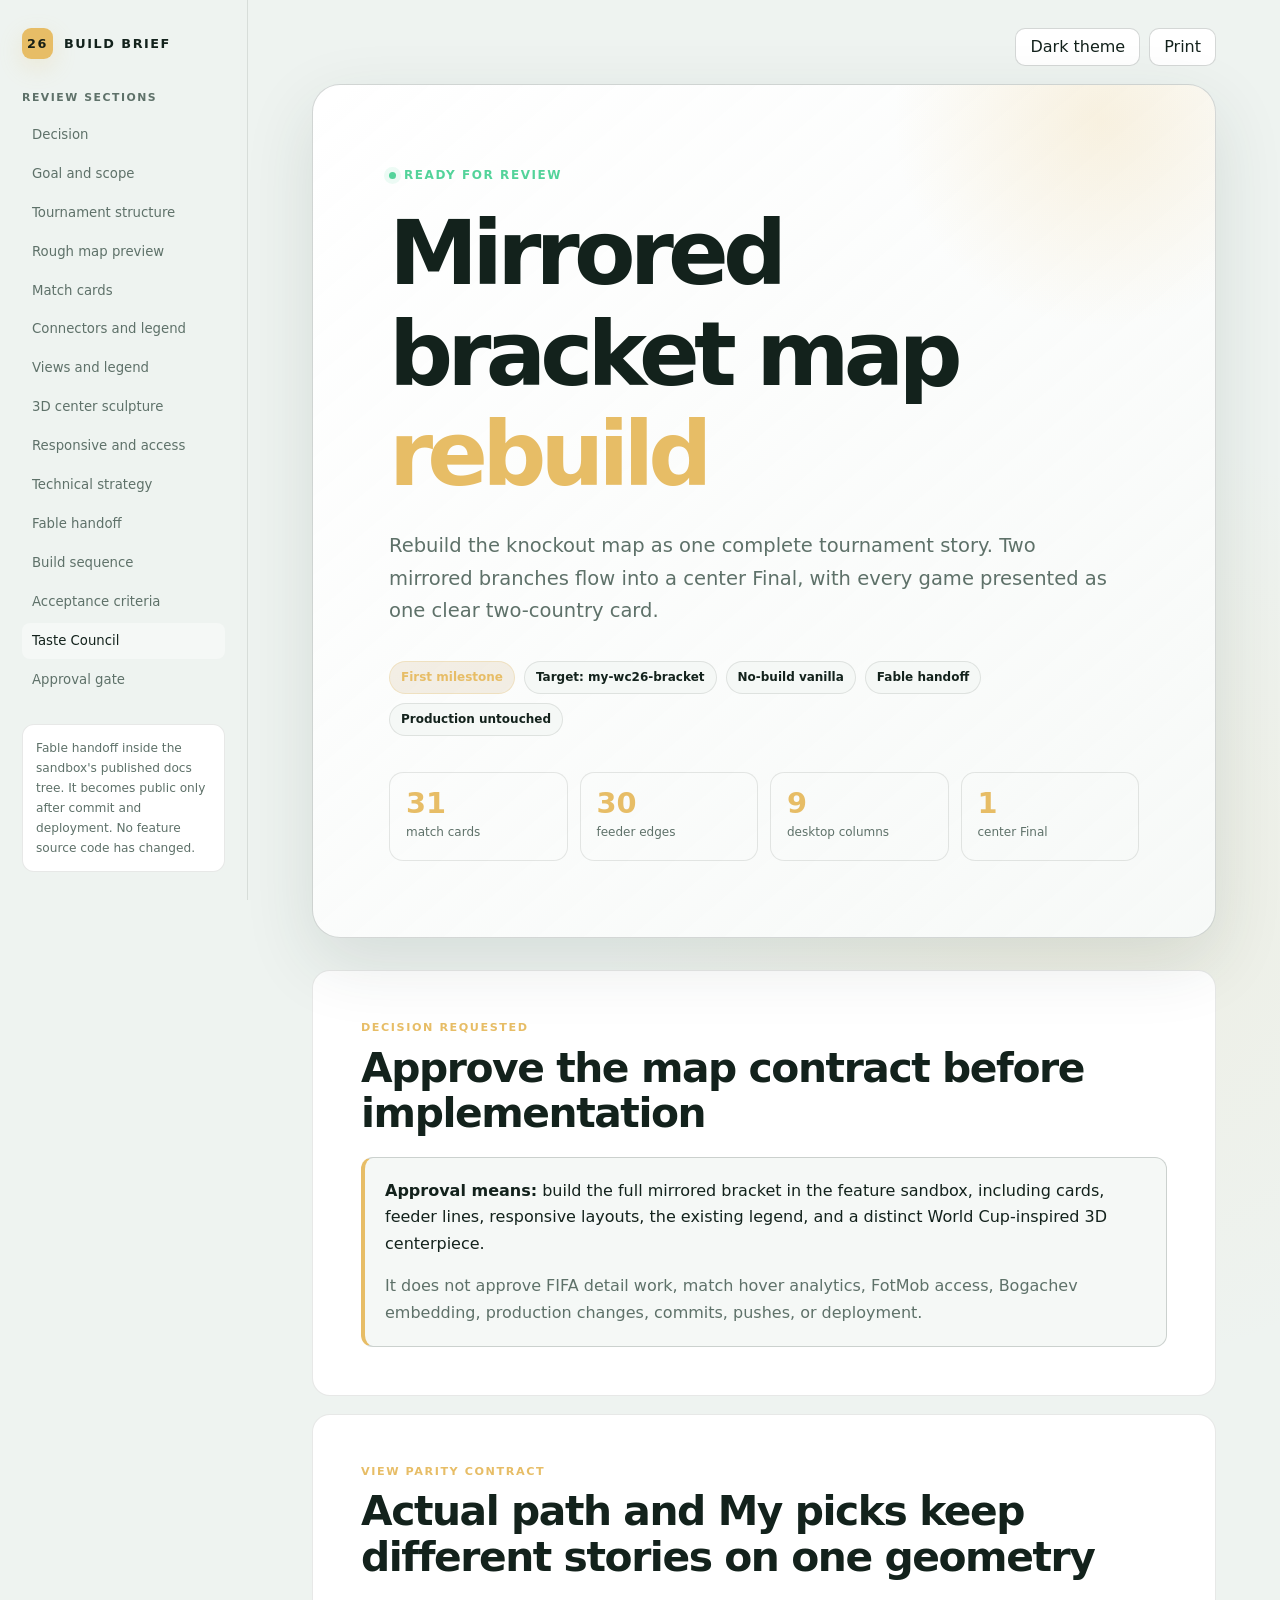
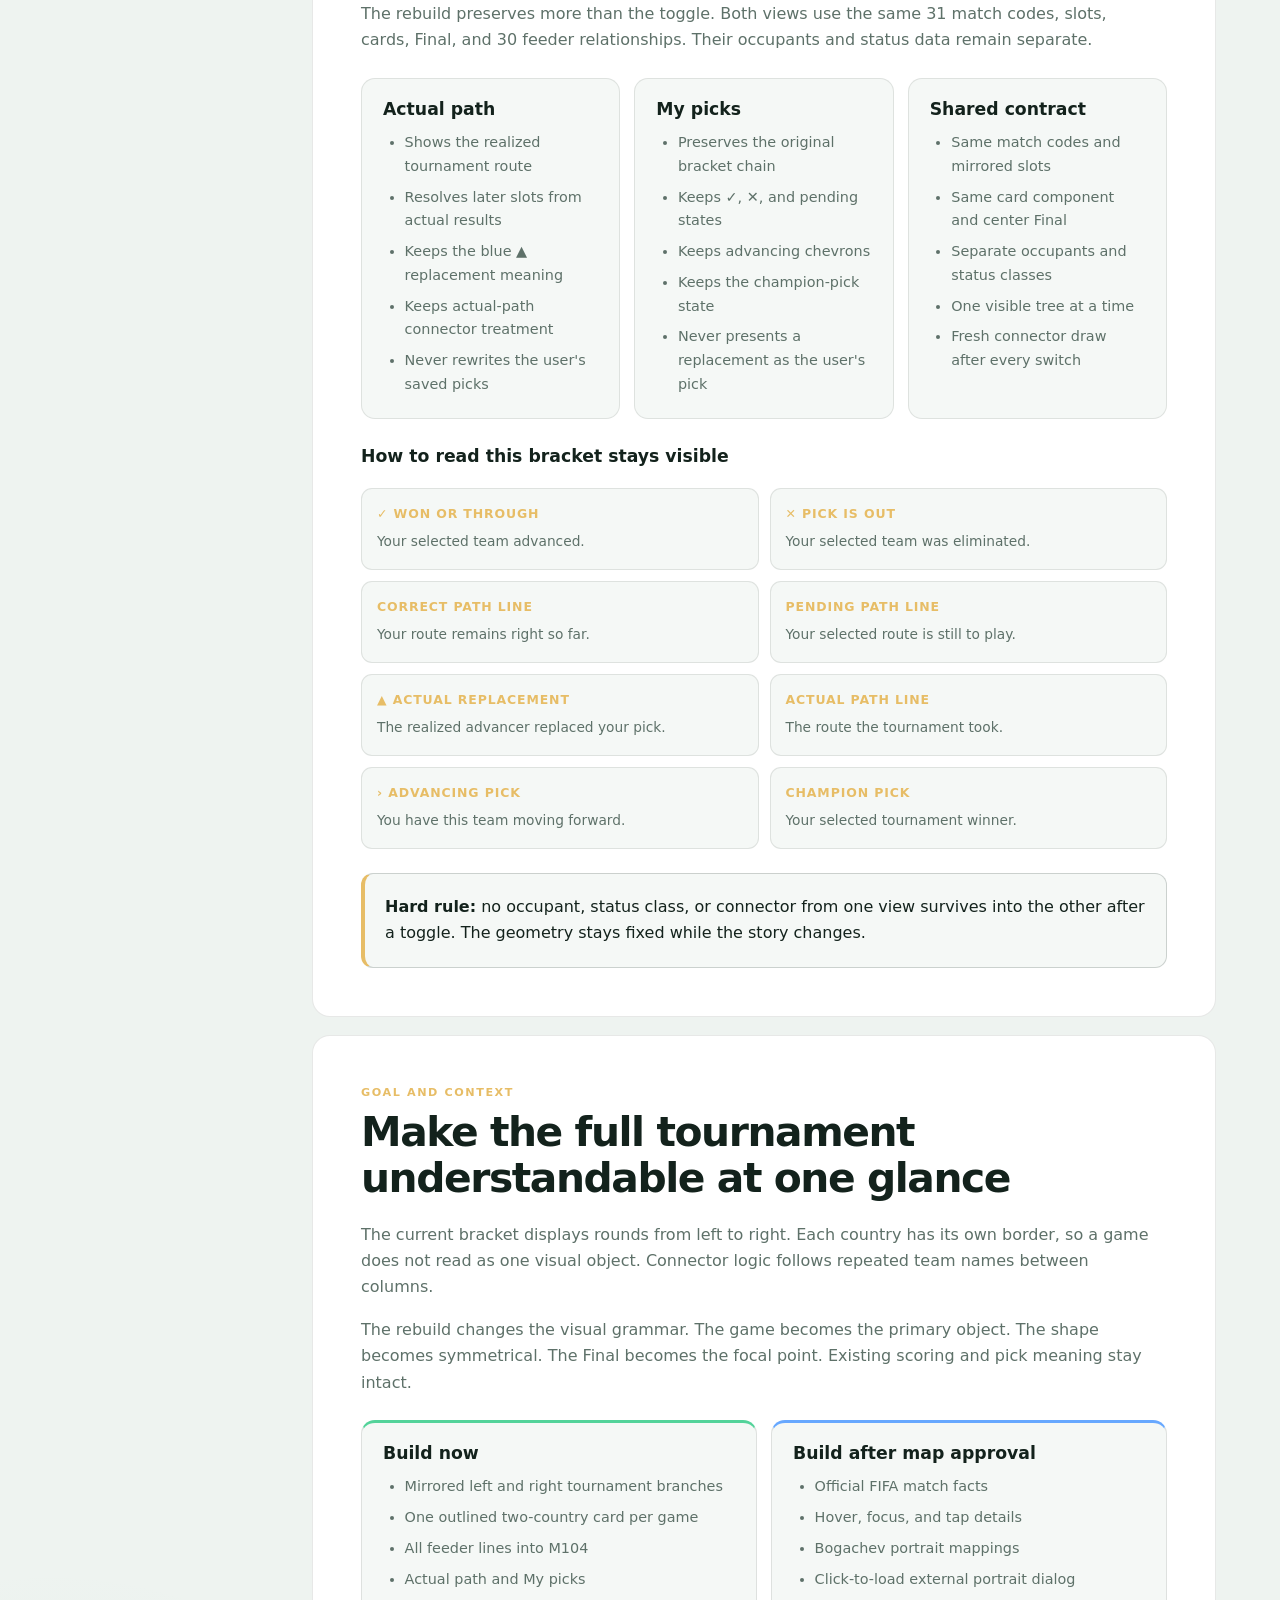
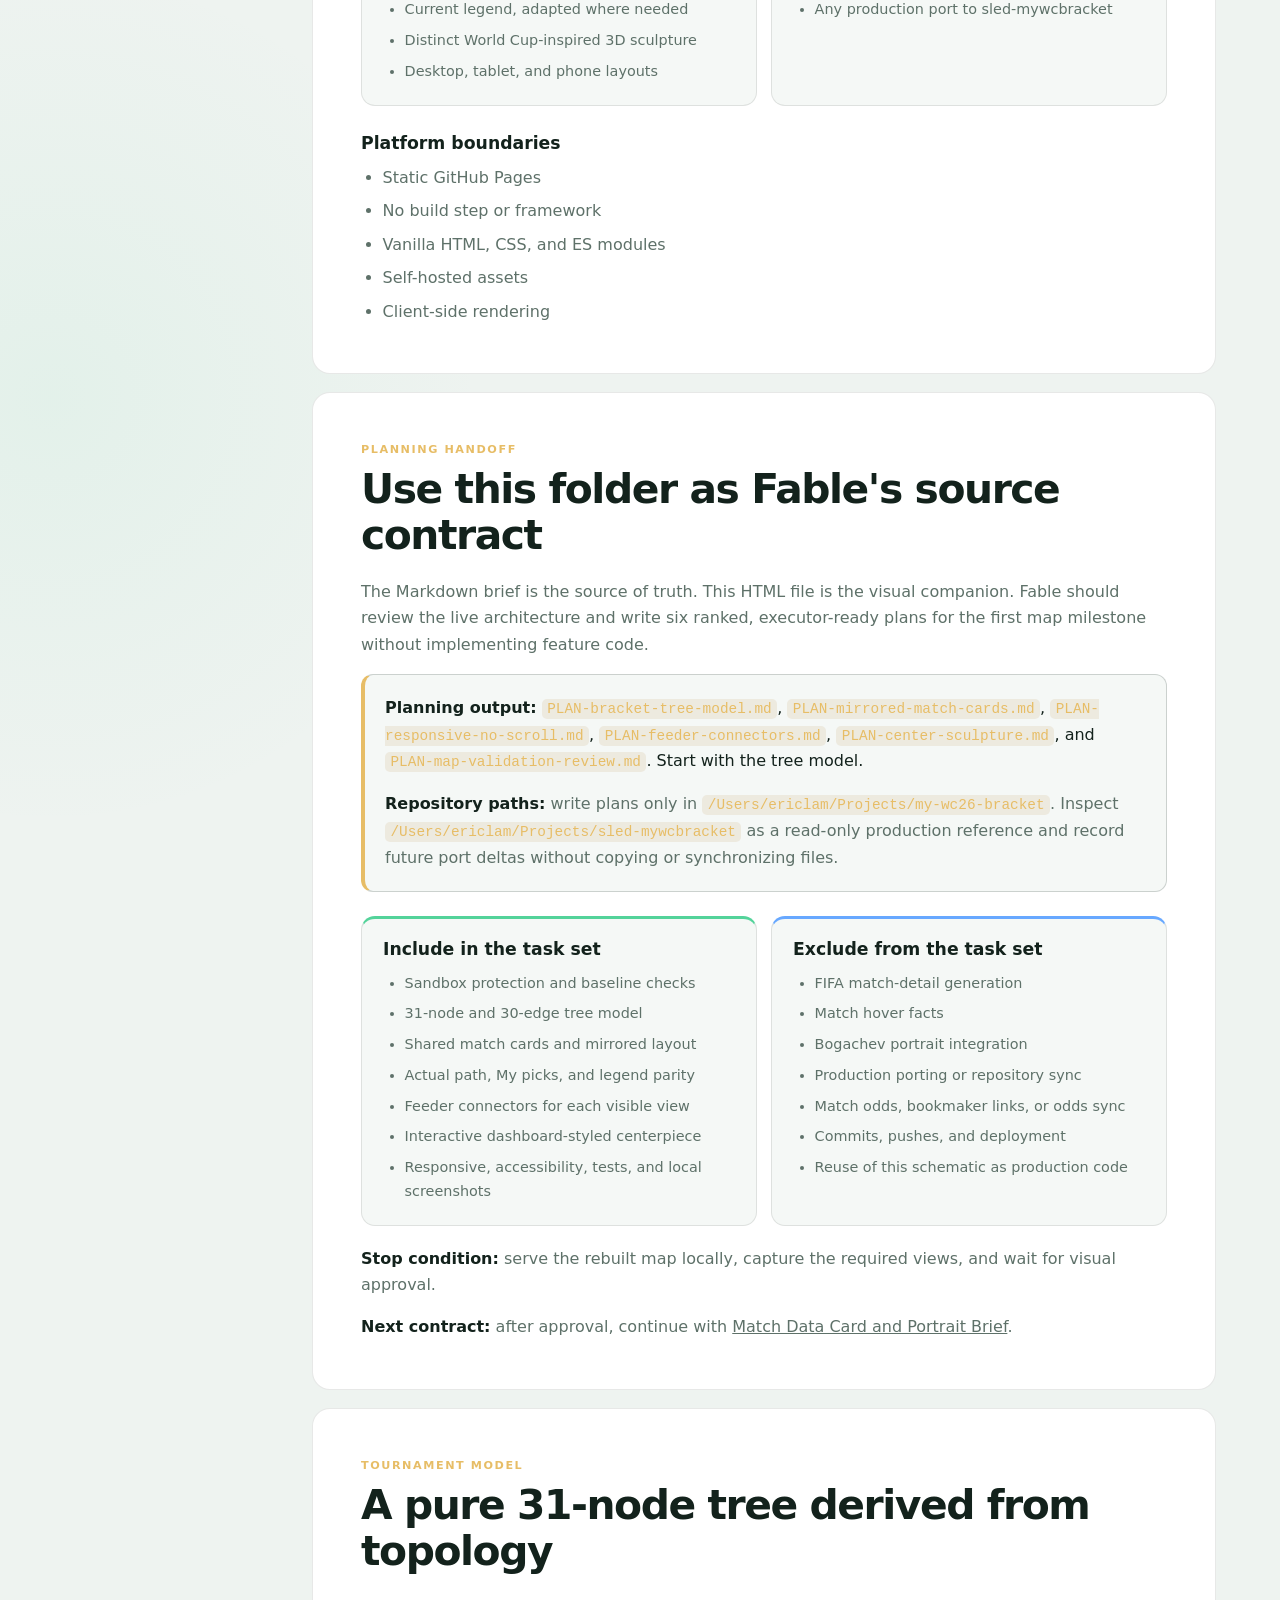
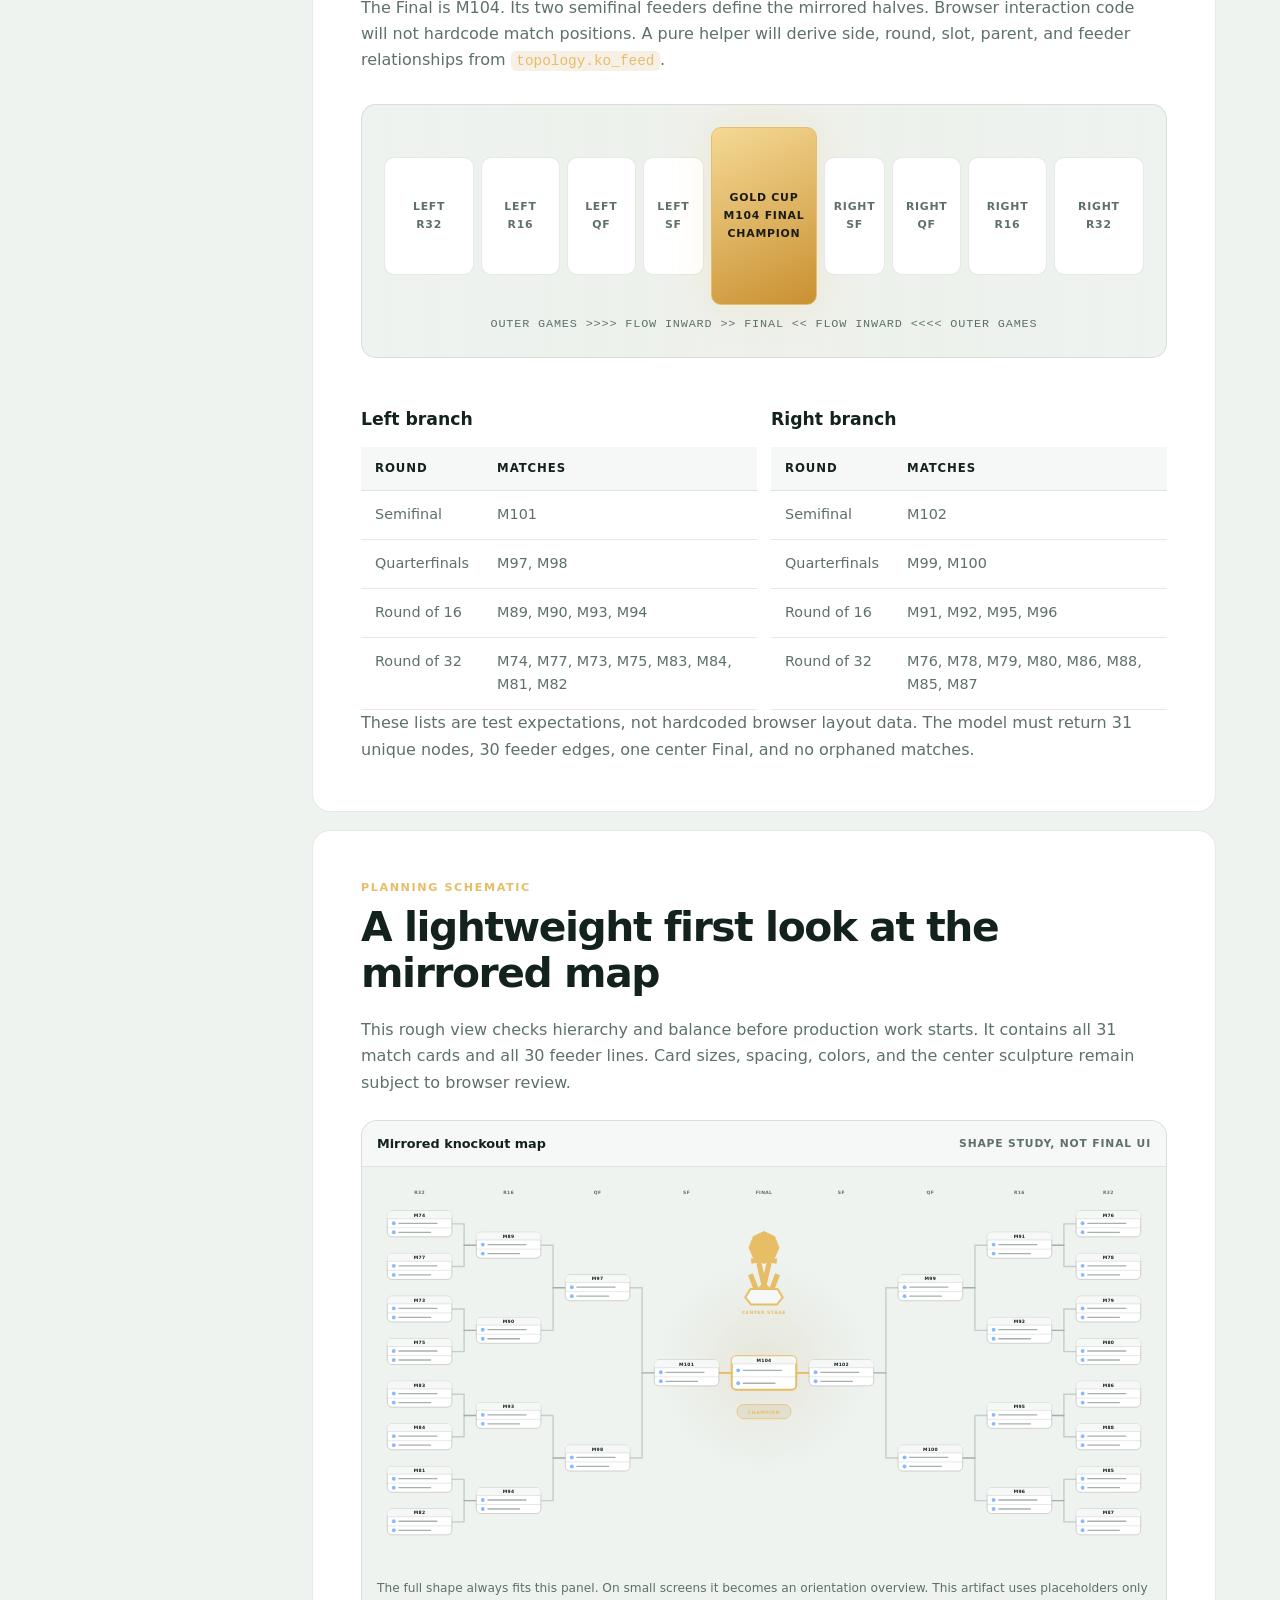
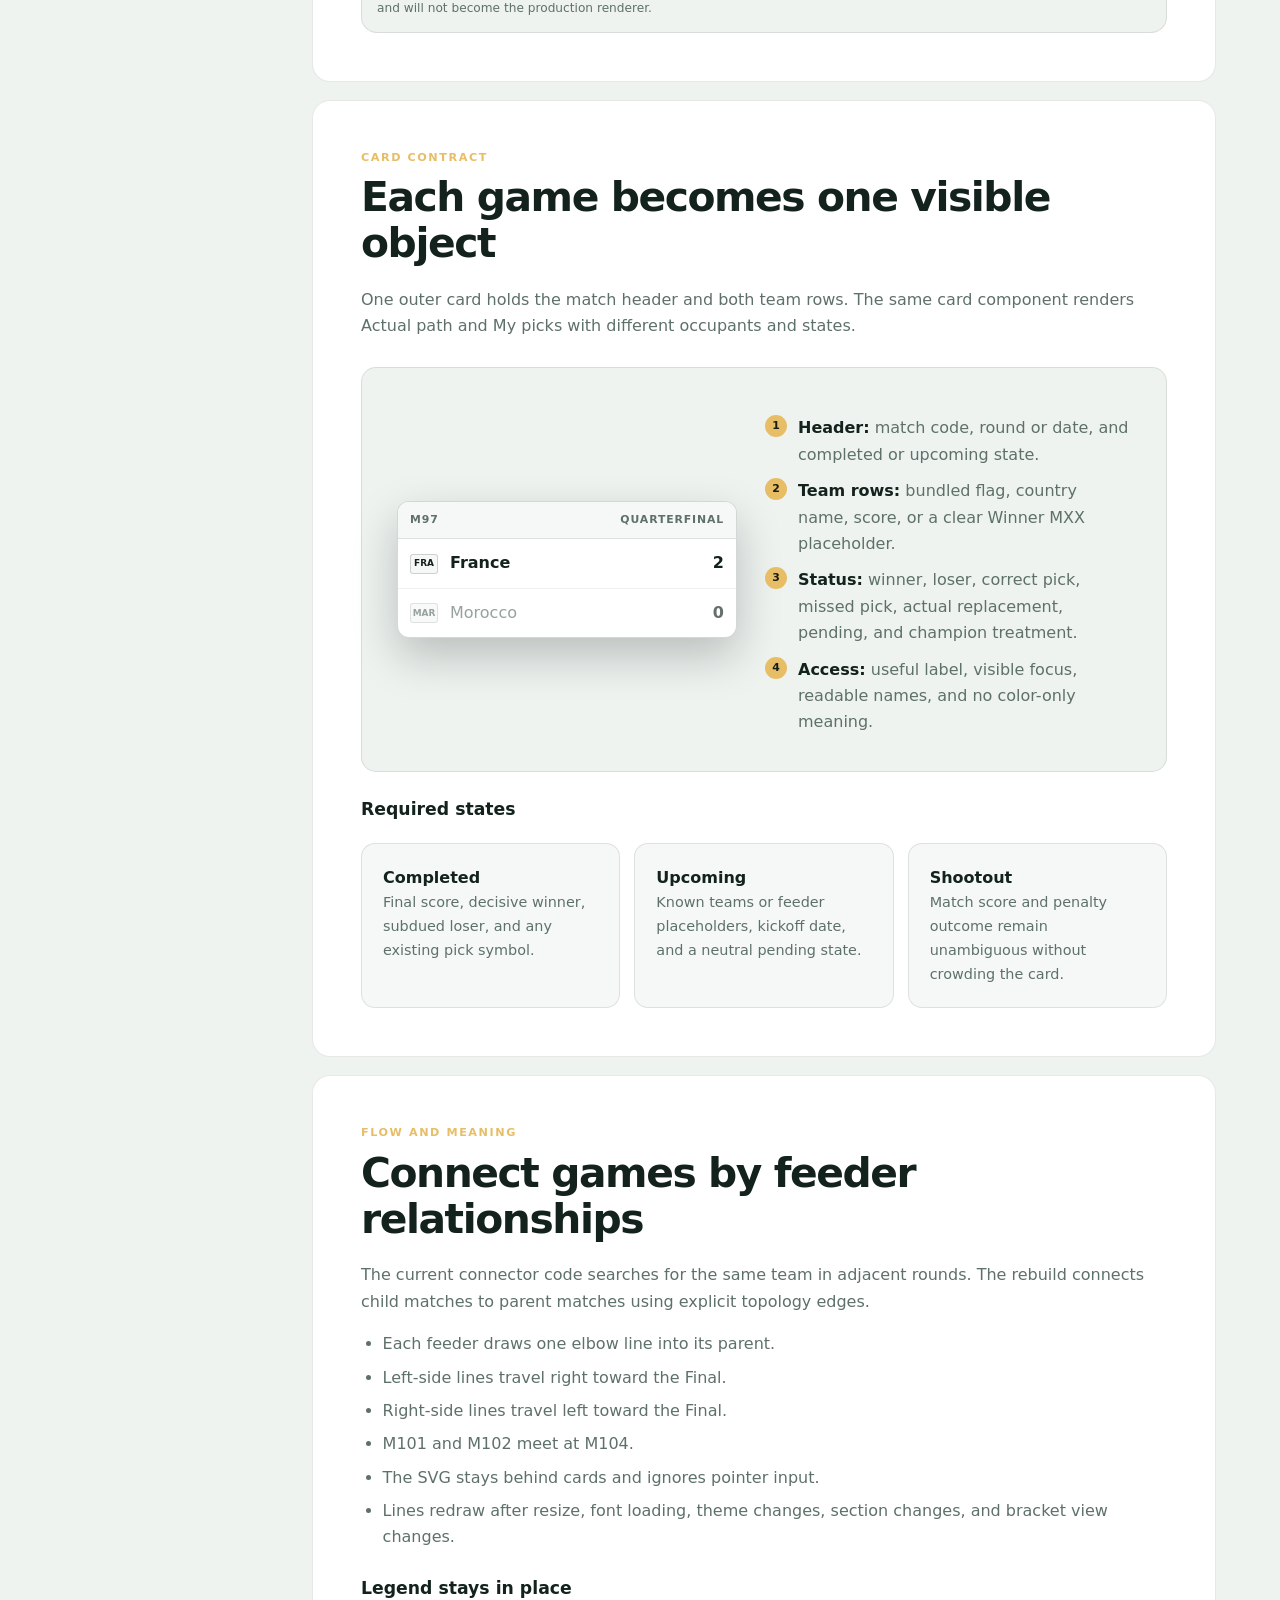
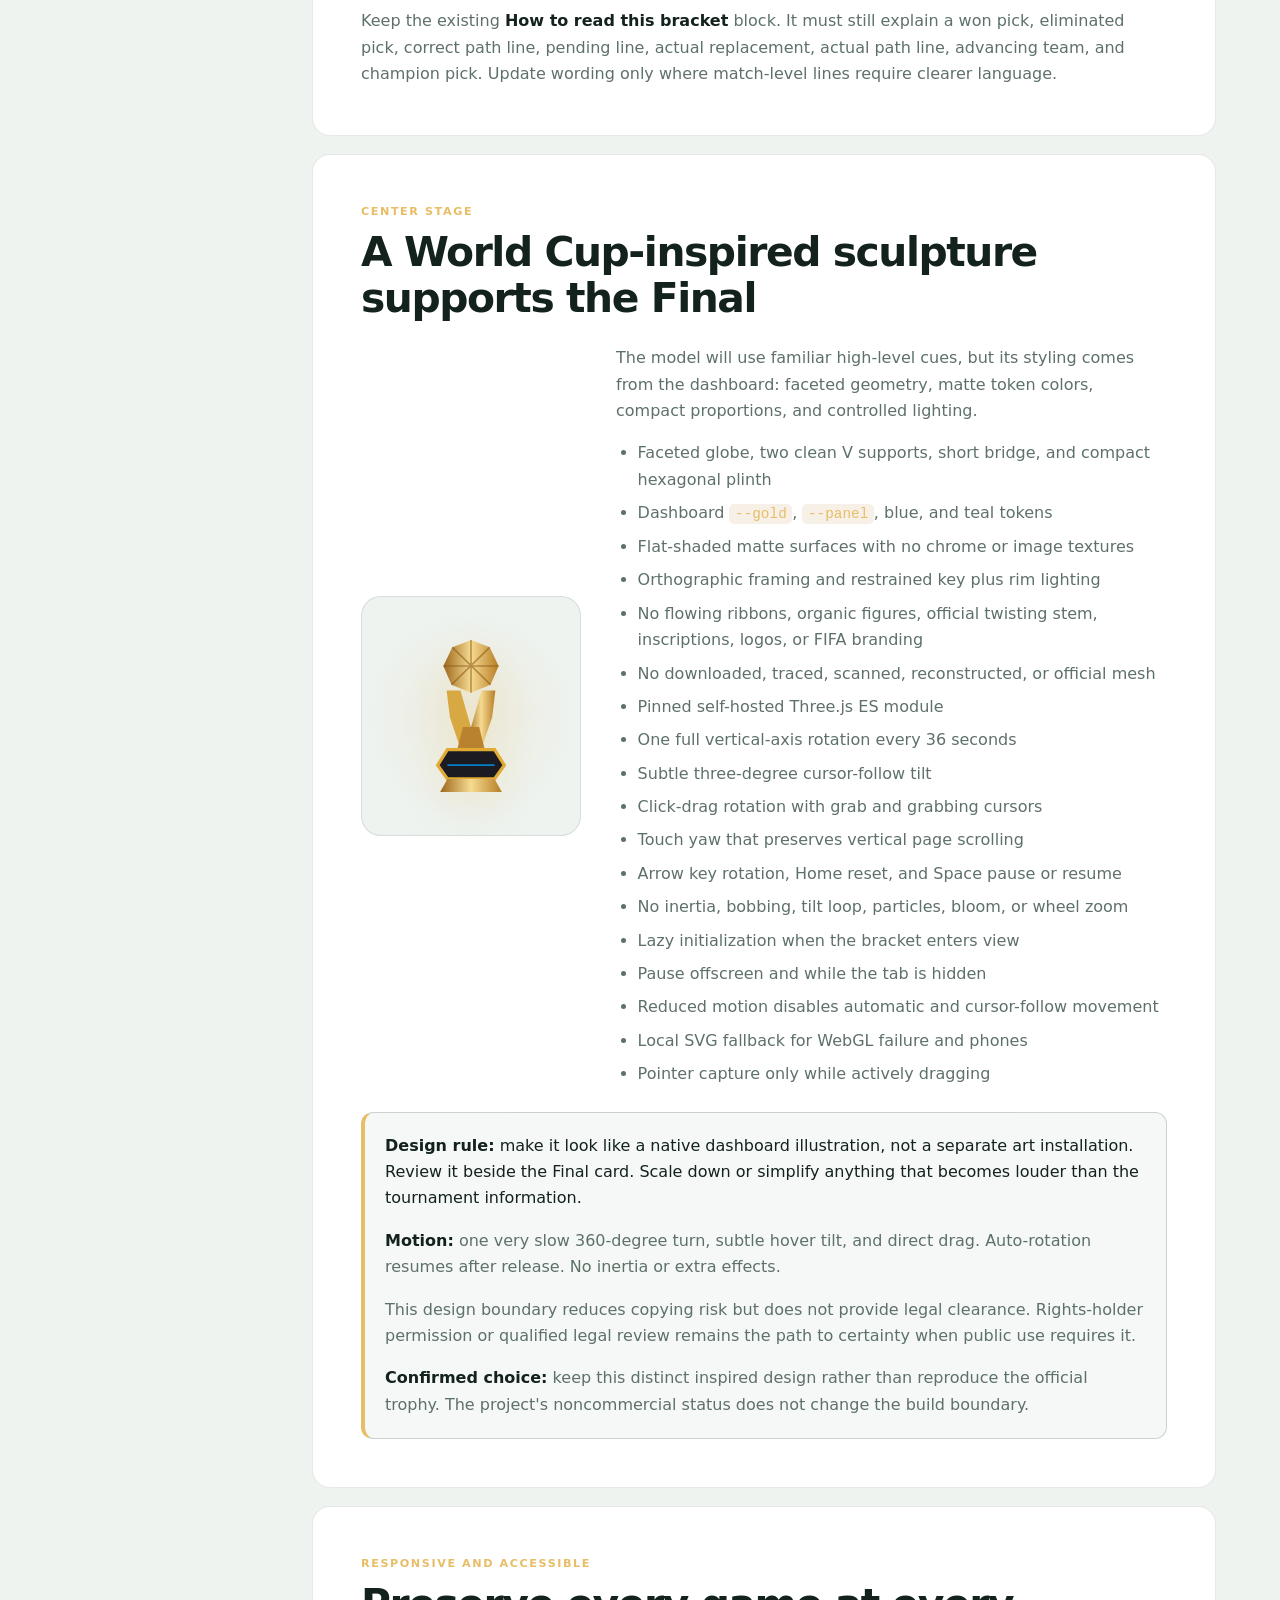
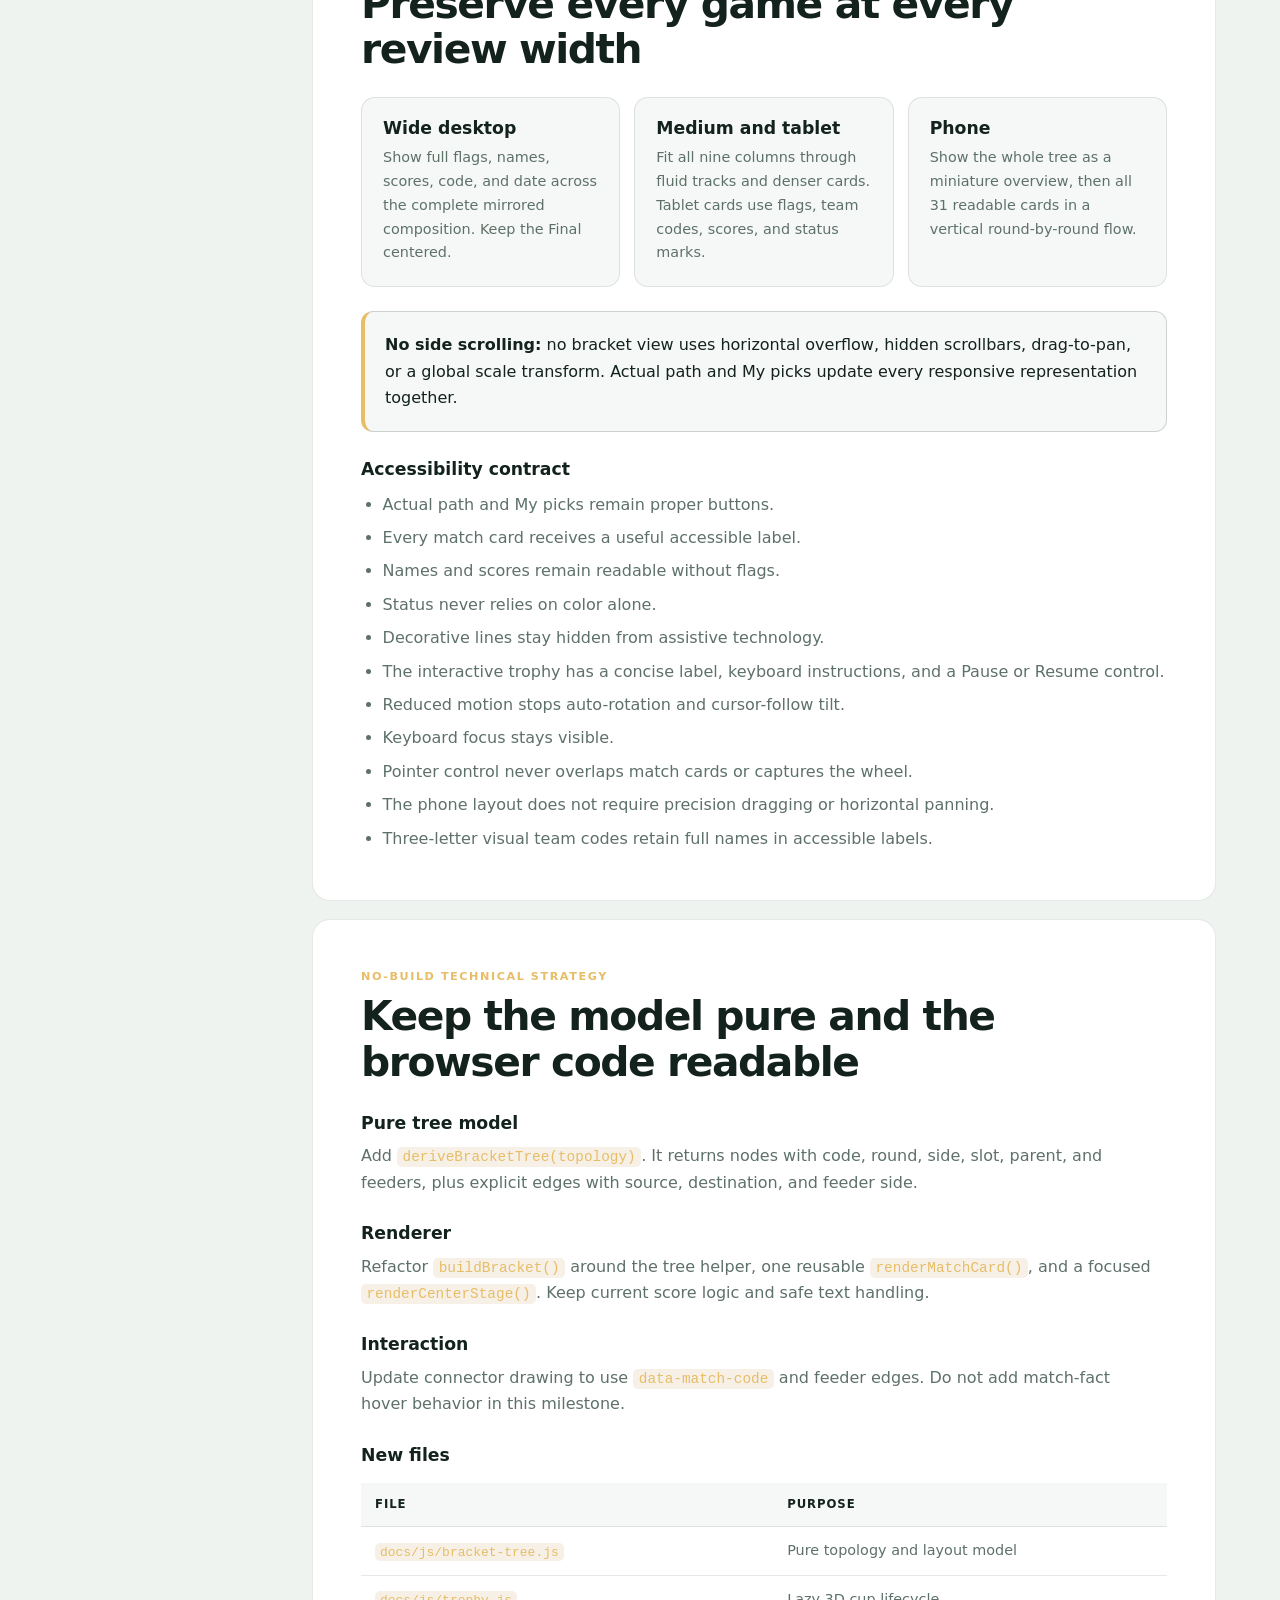
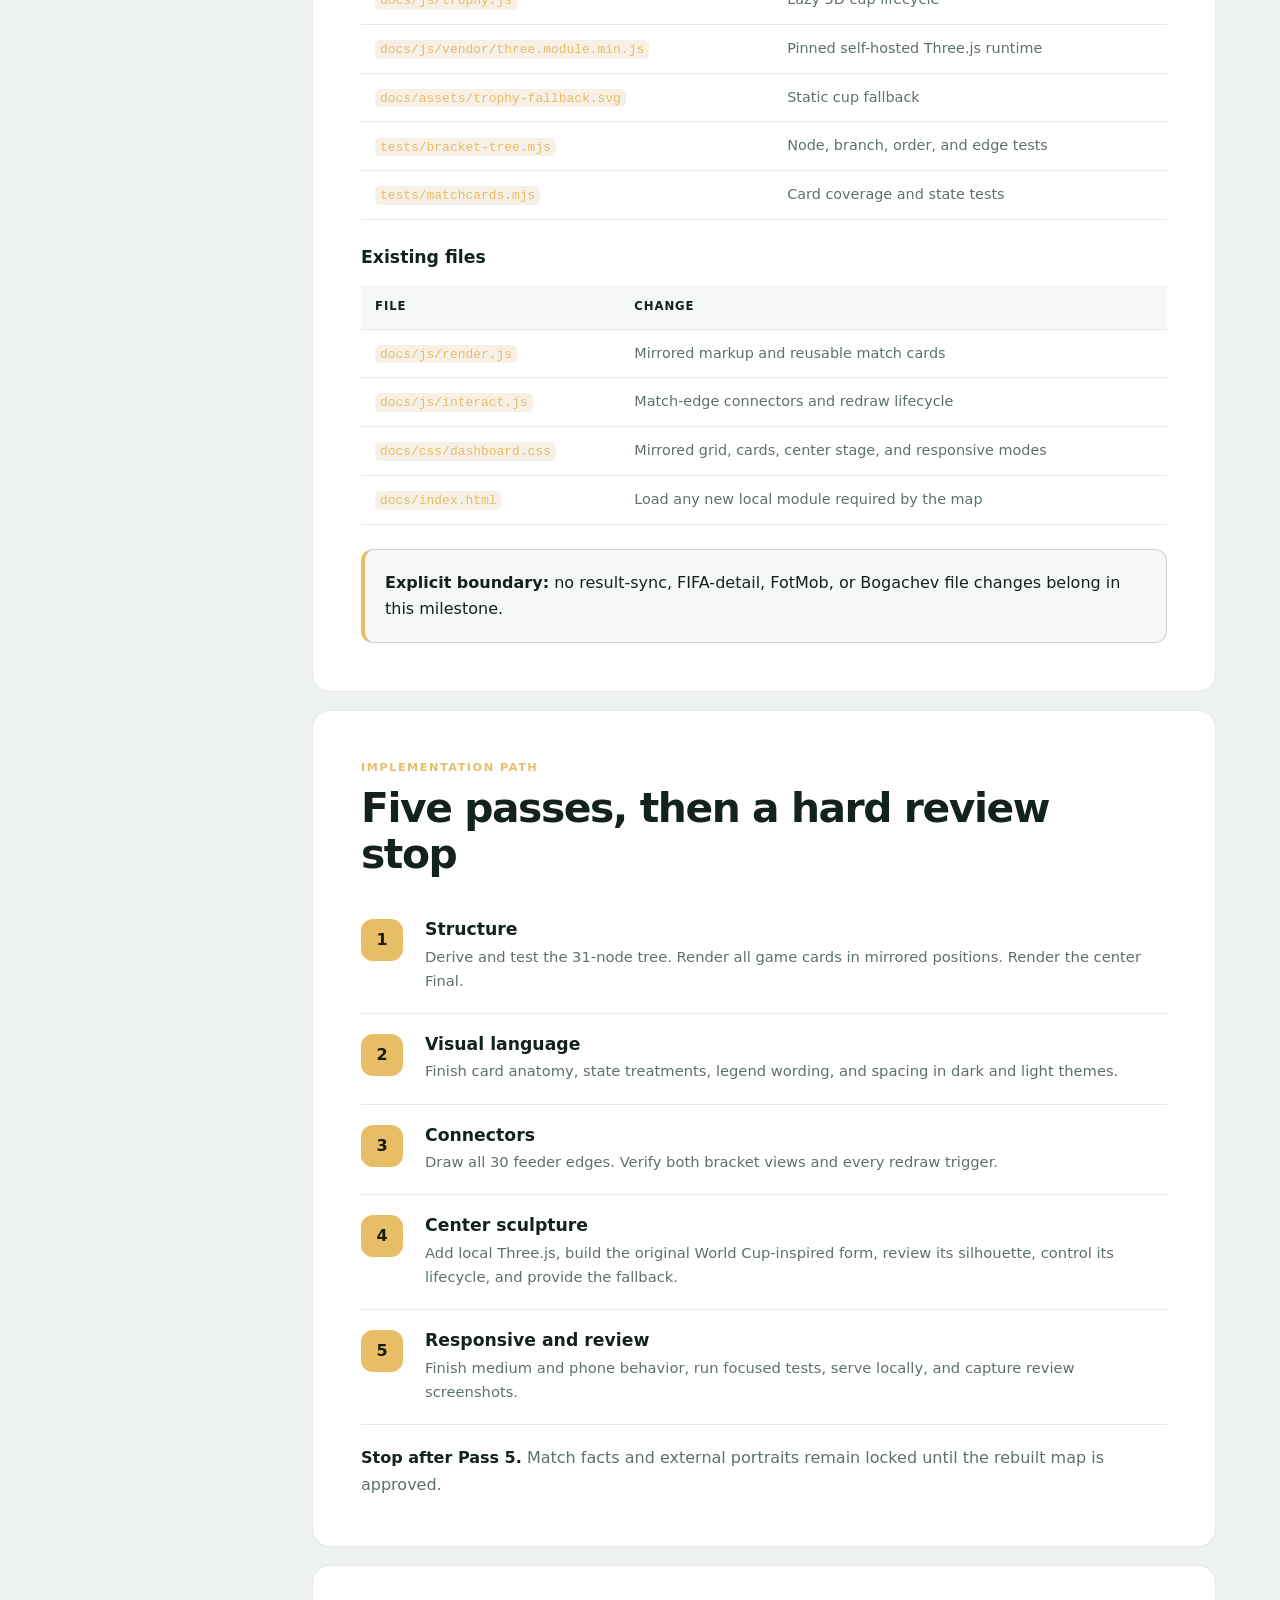
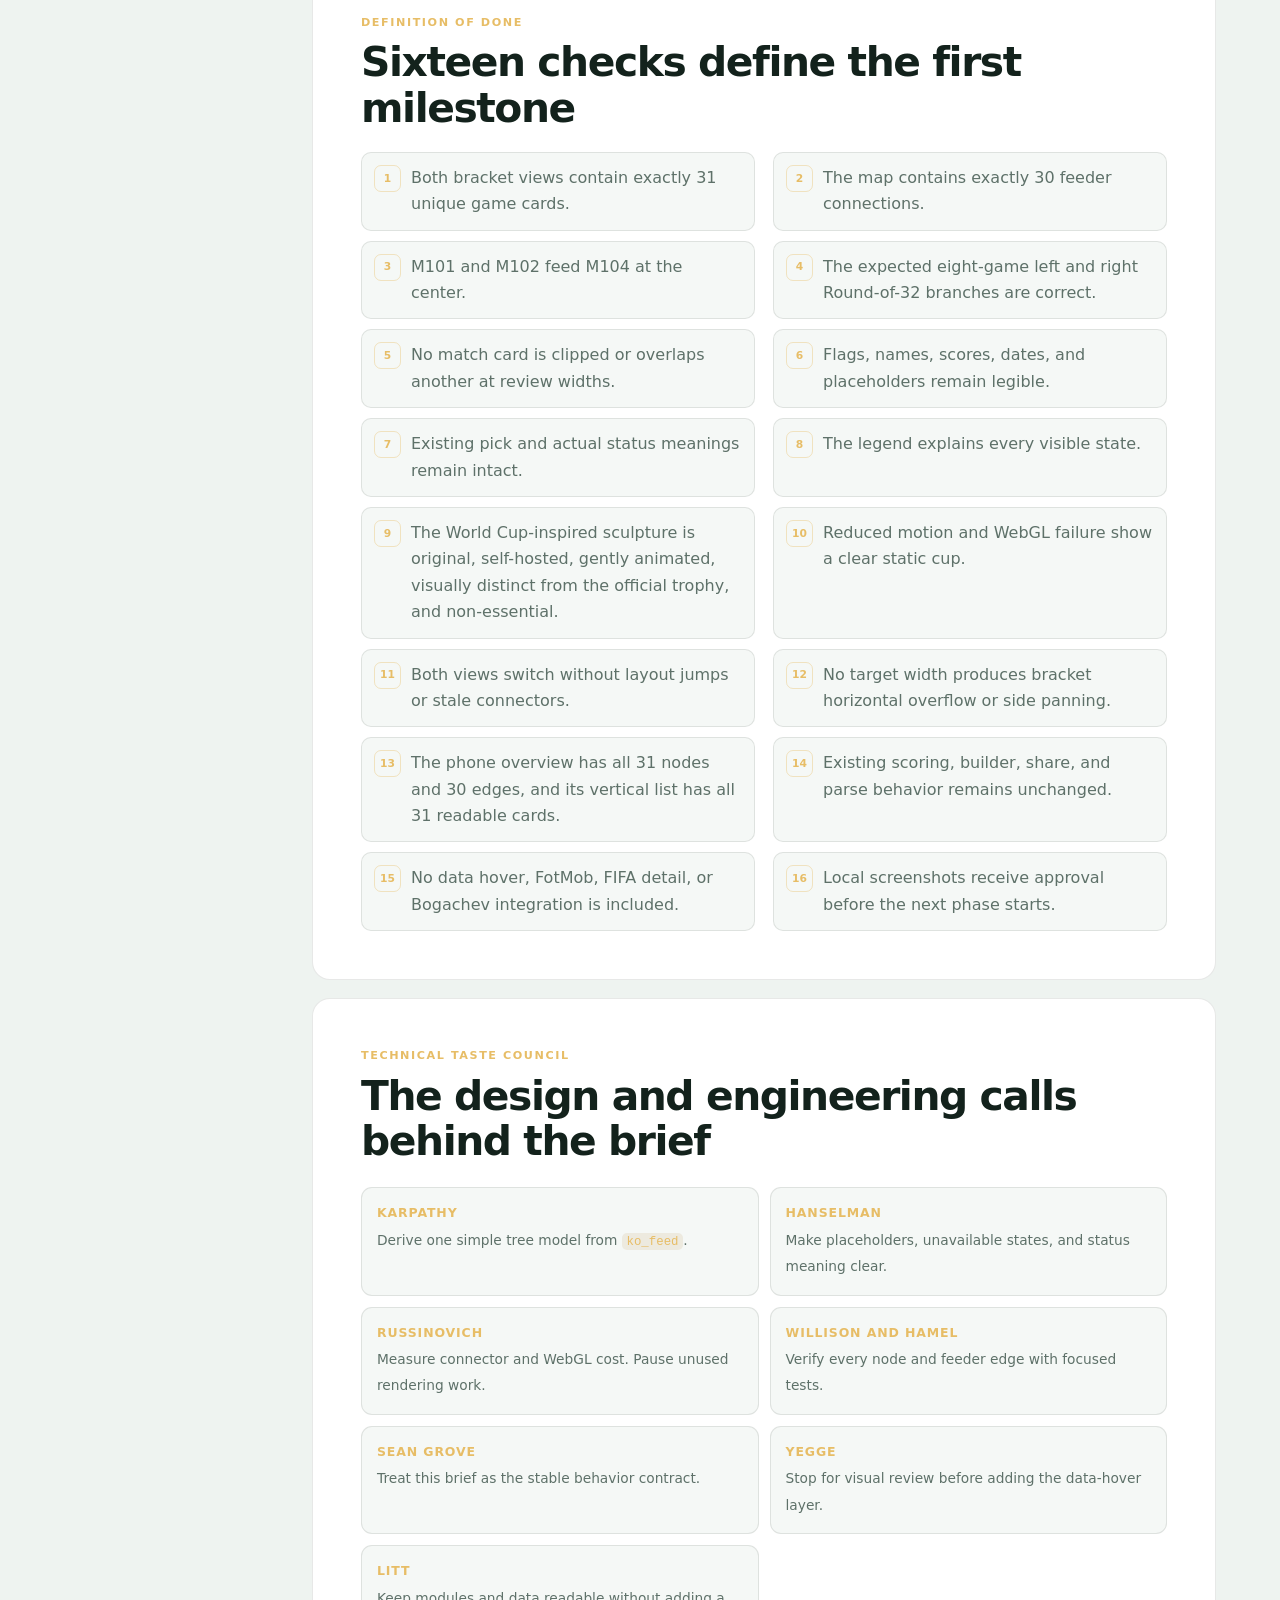
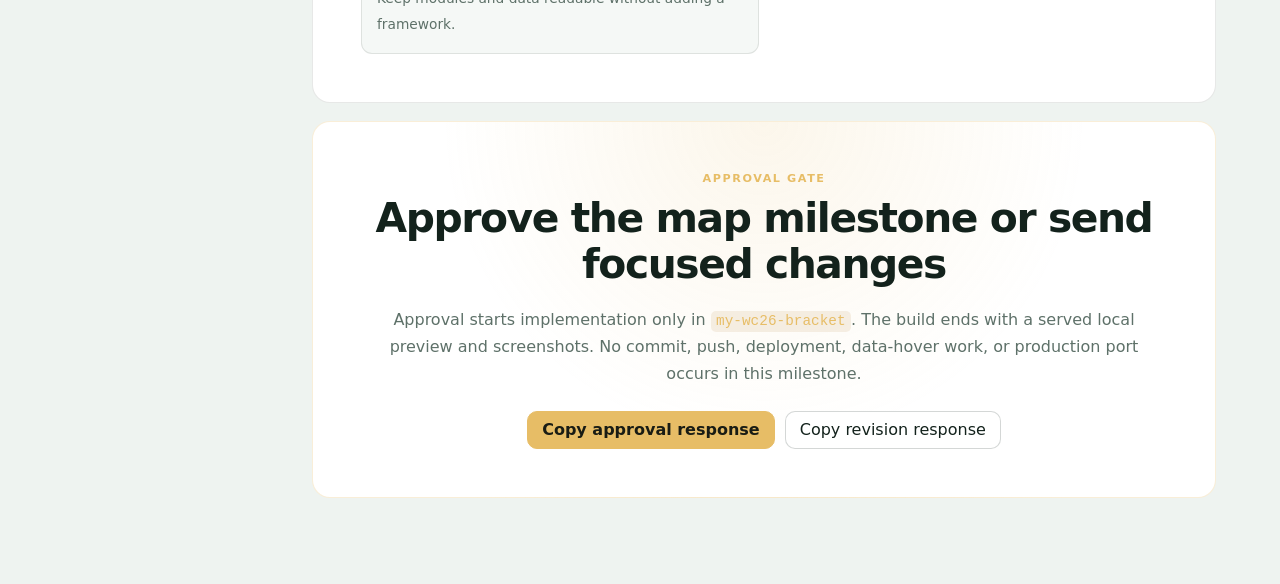
<file: docs/briefs/mirrored-bracket-map/MIRRORED-BRACKET-MAP-REBUILD-BRIEF.html>
<!doctype html>
<html lang="en">
<head>
  <meta charset="utf-8">
  <meta name="viewport" content="width=device-width, initial-scale=1">
  <meta name="color-scheme" content="dark light">
  <title>Mirrored Bracket Map Rebuild Brief</title>
  <style>
    :root {
      --bg: #08110e;
      --panel: #101c18;
      --panel-2: #14241e;
      --text: #f4f7f5;
      --muted: #9fb1a9;
      --line: rgba(255, 255, 255, 0.1);
      --line-strong: rgba(255, 255, 255, 0.18);
      --gold: #e7bd66;
      --gold-soft: rgba(231, 189, 102, 0.13);
      --green: #53d39a;
      --blue: #67a8ff;
      --red: #ff7e78;
      --shadow: 0 24px 70px rgba(0, 0, 0, 0.3);
      --radius: 18px;
      --content: 1120px;
    }

    html[data-theme="light"] {
      --bg: #eef3f0;
      --panel: #ffffff;
      --panel-2: #f5f8f6;
      --text: #13221c;
      --muted: #5e7169;
      --line: rgba(19, 34, 28, 0.1);
      --line-strong: rgba(19, 34, 28, 0.18);
      --gold-soft: rgba(166, 111, 19, 0.1);
      --shadow: 0 24px 70px rgba(33, 57, 47, 0.12);
    }

    * {
      box-sizing: border-box;
    }

    html {
      scroll-behavior: smooth;
    }

    body {
      margin: 0;
      min-width: 320px;
      color: var(--text);
      background:
        radial-gradient(circle at 84% 6%, rgba(231, 189, 102, 0.09), transparent 30rem),
        radial-gradient(circle at 4% 24%, rgba(83, 211, 154, 0.07), transparent 27rem),
        var(--bg);
      font-family: Inter, ui-sans-serif, system-ui, -apple-system, BlinkMacSystemFont, "Segoe UI", sans-serif;
      line-height: 1.65;
    }

    button,
    a {
      font: inherit;
    }

    a {
      color: inherit;
    }

    button:focus-visible,
    a:focus-visible {
      outline: 3px solid var(--blue);
      outline-offset: 3px;
    }

    .shell {
      display: grid;
      grid-template-columns: 248px minmax(0, 1fr);
      width: min(100%, 1480px);
      margin: 0 auto;
    }

    .sidebar {
      position: sticky;
      top: 0;
      align-self: start;
      height: 100vh;
      padding: 28px 22px;
      border-right: 1px solid var(--line);
      overflow: auto;
    }

    .brand {
      display: flex;
      align-items: center;
      gap: 11px;
      margin-bottom: 30px;
      font-size: 0.8rem;
      font-weight: 800;
      letter-spacing: 0.12em;
      text-transform: uppercase;
    }

    .brand-mark {
      display: grid;
      width: 31px;
      height: 31px;
      place-items: center;
      color: #182016;
      background: var(--gold);
      border-radius: 9px;
      box-shadow: 0 8px 24px rgba(231, 189, 102, 0.2);
    }

    .nav-title {
      margin: 0 0 10px;
      color: var(--muted);
      font-size: 0.68rem;
      font-weight: 800;
      letter-spacing: 0.14em;
      text-transform: uppercase;
    }

    .nav {
      display: grid;
      gap: 3px;
    }

    .nav a {
      padding: 7px 10px;
      color: var(--muted);
      border-radius: 8px;
      font-size: 0.83rem;
      text-decoration: none;
      transition: 150ms ease;
    }

    .nav a:hover,
    .nav a[aria-current="true"] {
      color: var(--text);
      background: var(--panel-2);
    }

    .sidebar-note {
      margin-top: 26px;
      padding: 13px;
      color: var(--muted);
      background: var(--panel);
      border: 1px solid var(--line);
      border-radius: 12px;
      font-size: 0.76rem;
    }

    .main {
      min-width: 0;
      padding: 28px clamp(22px, 5vw, 76px) 90px;
    }

    .toolbar {
      display: flex;
      justify-content: flex-end;
      gap: 9px;
      width: min(100%, var(--content));
      margin: 0 auto 18px;
    }

    .button {
      display: inline-flex;
      align-items: center;
      justify-content: center;
      min-height: 38px;
      padding: 0 14px;
      color: var(--text);
      background: var(--panel);
      border: 1px solid var(--line-strong);
      border-radius: 10px;
      cursor: pointer;
      transition: transform 150ms ease, border-color 150ms ease;
    }

    .button:hover {
      border-color: var(--gold);
      transform: translateY(-1px);
    }

    .button.primary {
      color: #191c14;
      background: var(--gold);
      border-color: var(--gold);
      font-weight: 800;
    }

    .hero,
    .content {
      width: min(100%, var(--content));
      margin-inline: auto;
    }

    .hero {
      position: relative;
      min-height: 510px;
      padding: clamp(30px, 6vw, 76px);
      overflow: hidden;
      background:
        linear-gradient(140deg, rgba(16, 28, 24, 0.98), rgba(16, 28, 24, 0.76)),
        var(--panel);
      border: 1px solid var(--line-strong);
      border-radius: 28px;
      box-shadow: var(--shadow);
    }

    html[data-theme="light"] .hero {
      background:
        linear-gradient(140deg, rgba(255, 255, 255, 0.98), rgba(245, 248, 246, 0.82)),
        var(--panel);
    }

    .hero::before {
      position: absolute;
      top: -180px;
      right: -100px;
      width: 430px;
      height: 430px;
      background: radial-gradient(circle, rgba(231, 189, 102, 0.19), transparent 68%);
      content: "";
      pointer-events: none;
    }

    .eyebrow {
      display: inline-flex;
      align-items: center;
      gap: 8px;
      margin: 0 0 18px;
      color: var(--green);
      font-size: 0.75rem;
      font-weight: 850;
      letter-spacing: 0.13em;
      text-transform: uppercase;
    }

    .eyebrow::before {
      width: 7px;
      height: 7px;
      background: currentColor;
      border-radius: 50%;
      content: "";
      box-shadow: 0 0 0 5px rgba(83, 211, 154, 0.1);
    }

    h1,
    h2,
    h3 {
      line-height: 1.12;
    }

    h1 {
      max-width: 820px;
      margin: 0;
      font-size: clamp(2.7rem, 7vw, 6.2rem);
      letter-spacing: -0.065em;
    }

    h1 span {
      color: var(--gold);
    }

    .lede {
      max-width: 720px;
      margin: 26px 0 0;
      color: var(--muted);
      font-size: clamp(1rem, 2vw, 1.22rem);
    }

    .meta {
      display: flex;
      flex-wrap: wrap;
      gap: 9px;
      margin-top: 34px;
    }

    .pill {
      display: inline-flex;
      align-items: center;
      min-height: 33px;
      padding: 0 11px;
      background: var(--panel-2);
      border: 1px solid var(--line);
      border-radius: 999px;
      font-size: 0.75rem;
      font-weight: 750;
    }

    .pill.gold {
      color: var(--gold);
      background: var(--gold-soft);
      border-color: rgba(231, 189, 102, 0.28);
    }

    .stats {
      display: grid;
      grid-template-columns: repeat(4, minmax(0, 1fr));
      gap: 12px;
      margin-top: 36px;
    }

    .stat {
      padding: 16px;
      background: rgba(255, 255, 255, 0.025);
      border: 1px solid var(--line);
      border-radius: 14px;
    }

    .stat strong {
      display: block;
      color: var(--gold);
      font-size: 1.8rem;
      line-height: 1;
    }

    .stat span {
      color: var(--muted);
      font-size: 0.75rem;
    }

    .content {
      display: grid;
      gap: 18px;
      padding-top: 32px;
    }

    section {
      scroll-margin-top: 24px;
      padding: clamp(25px, 5vw, 48px);
      background: var(--panel);
      border: 1px solid var(--line);
      border-radius: var(--radius);
    }

    .section-kicker {
      display: block;
      margin-bottom: 8px;
      color: var(--gold);
      font-size: 0.7rem;
      font-weight: 850;
      letter-spacing: 0.14em;
      text-transform: uppercase;
    }

    h2 {
      max-width: 780px;
      margin: 0 0 20px;
      font-size: clamp(1.65rem, 4vw, 2.55rem);
      letter-spacing: -0.035em;
    }

    h3 {
      margin: 28px 0 10px;
      font-size: 1.08rem;
    }

    p {
      max-width: 790px;
      margin: 0 0 16px;
      color: var(--muted);
    }

    p:last-child {
      margin-bottom: 0;
    }

    ul,
    ol {
      max-width: 830px;
      margin: 12px 0 0;
      padding-left: 1.35rem;
      color: var(--muted);
    }

    li + li {
      margin-top: 7px;
    }

    strong {
      color: var(--text);
    }

    code {
      padding: 0.14em 0.38em;
      color: var(--gold);
      background: var(--gold-soft);
      border-radius: 5px;
      font-family: "SFMono-Regular", Consolas, monospace;
      font-size: 0.9em;
    }

    .callout {
      padding: 20px;
      background: var(--panel-2);
      border: 1px solid var(--line-strong);
      border-left: 4px solid var(--gold);
      border-radius: 12px;
    }

    .callout p {
      color: var(--text);
    }

    .callout p + p {
      color: var(--muted);
    }

    .scope-grid,
    .two-col,
    .three-col {
      display: grid;
      gap: 14px;
      margin-top: 24px;
    }

    .scope-grid,
    .two-col {
      grid-template-columns: repeat(2, minmax(0, 1fr));
    }

    .three-col {
      grid-template-columns: repeat(3, minmax(0, 1fr));
    }

    .mini-card {
      padding: 21px;
      background: var(--panel-2);
      border: 1px solid var(--line);
      border-radius: 14px;
    }

    .mini-card h3 {
      margin: 0 0 8px;
    }

    .mini-card p,
    .mini-card ul {
      margin-bottom: 0;
      font-size: 0.9rem;
    }

    .mini-card.now {
      border-top: 3px solid var(--green);
    }

    .mini-card.later {
      border-top: 3px solid var(--blue);
    }

    .architecture {
      margin: 30px 0 10px;
      padding: 22px;
      overflow: hidden;
      background:
        linear-gradient(90deg, transparent, rgba(231, 189, 102, 0.04), transparent),
        var(--bg);
      border: 1px solid var(--line);
      border-radius: 15px;
    }

    .columns {
      display: grid;
      grid-template-columns: 1.15fr 1fr 0.88fr 0.78fr 1.35fr 0.78fr 0.88fr 1fr 1.15fr;
      gap: 7px;
      width: 100%;
      min-width: 0;
      align-items: center;
    }

    .column {
      display: grid;
      min-height: 118px;
      place-items: center;
      color: var(--muted);
      background: var(--panel);
      border: 1px solid var(--line);
      border-radius: 10px;
      font-size: 0.68rem;
      font-weight: 800;
      letter-spacing: 0.07em;
      text-align: center;
      text-transform: uppercase;
    }

    .column.center {
      min-height: 178px;
      color: #1a1b14;
      background: linear-gradient(155deg, #f5d995, #c99031);
      border-color: var(--gold);
      box-shadow: 0 0 42px rgba(231, 189, 102, 0.16);
    }

    .arrow-line {
      width: 100%;
      min-width: 0;
      margin-top: 10px;
      color: var(--muted);
      font-family: "SFMono-Regular", Consolas, monospace;
      font-size: 0.74rem;
      letter-spacing: 0.07em;
      text-align: center;
    }

    .rough-wrap {
      margin-top: 24px;
      overflow: hidden;
      background:
        radial-gradient(circle at 50% 48%, var(--gold-soft), transparent 22%),
        var(--bg);
      border: 1px solid var(--line);
      border-radius: 16px;
    }

    .rough-top {
      display: flex;
      align-items: center;
      justify-content: space-between;
      gap: 12px;
      padding: 12px 15px;
      background: var(--panel-2);
      border-bottom: 1px solid var(--line);
    }

    .rough-top strong {
      font-size: 0.8rem;
    }

    .rough-tag {
      color: var(--muted);
      font-size: 0.67rem;
      font-weight: 800;
      letter-spacing: 0.08em;
      text-transform: uppercase;
    }

    .rough-stage {
      overflow: hidden;
      padding: 15px;
    }

    .rough-stage svg {
      display: block;
      width: 100%;
      min-width: 0;
      height: auto;
      font-family: Inter, ui-sans-serif, system-ui, sans-serif;
    }

    .rough-edge {
      fill: none;
      stroke: var(--line-strong);
      stroke-width: 1.4;
      vector-effect: non-scaling-stroke;
    }

    .rough-edge.final-edge {
      stroke: var(--gold);
      stroke-width: 2;
    }

    .rough-card {
      fill: var(--panel);
      stroke: var(--line-strong);
      stroke-width: 1;
      vector-effect: non-scaling-stroke;
    }

    .rough-card.final-card {
      stroke: var(--gold);
      stroke-width: 2;
    }

    .rough-card-head {
      fill: var(--panel-2);
    }

    .rough-card-line {
      stroke: var(--line);
      stroke-width: 1;
      vector-effect: non-scaling-stroke;
    }

    .rough-code {
      fill: var(--text);
      font-size: 7px;
      font-weight: 850;
      letter-spacing: 0.06em;
      text-anchor: middle;
    }

    .rough-team-line {
      stroke: var(--muted);
      stroke-linecap: round;
      stroke-width: 2;
      opacity: 0.55;
    }

    .rough-team-dot {
      fill: var(--blue);
      opacity: 0.78;
    }

    .rough-round {
      fill: var(--muted);
      font-size: 7px;
      font-weight: 850;
      letter-spacing: 0.08em;
      text-anchor: middle;
    }

    .rough-center-label {
      fill: var(--gold);
      font-size: 7px;
      font-weight: 900;
      letter-spacing: 0.12em;
      text-anchor: middle;
    }

    .rough-caption {
      padding: 0 15px 14px;
      color: var(--muted);
      font-size: 0.76rem;
    }

    .branch-table,
    .file-table {
      width: 100%;
      margin-top: 18px;
      border-collapse: collapse;
      font-size: 0.9rem;
    }

    th,
    td {
      padding: 12px 14px;
      border-bottom: 1px solid var(--line);
      text-align: left;
      vertical-align: top;
    }

    th {
      color: var(--text);
      background: var(--panel-2);
      font-size: 0.73rem;
      letter-spacing: 0.08em;
      text-transform: uppercase;
    }

    td {
      color: var(--muted);
    }

    .match-demo {
      display: grid;
      grid-template-columns: minmax(240px, 340px) 1fr;
      gap: 28px;
      align-items: center;
      margin-top: 28px;
      padding: clamp(20px, 4vw, 35px);
      background: var(--bg);
      border: 1px solid var(--line);
      border-radius: 15px;
    }

    .match-card {
      overflow: hidden;
      background: var(--panel);
      border: 1px solid var(--line-strong);
      border-radius: 12px;
      box-shadow: 0 18px 45px rgba(0, 0, 0, 0.22);
    }

    .match-head {
      display: flex;
      justify-content: space-between;
      padding: 9px 12px;
      color: var(--muted);
      background: var(--panel-2);
      border-bottom: 1px solid var(--line);
      font-size: 0.68rem;
      font-weight: 800;
      letter-spacing: 0.08em;
      text-transform: uppercase;
    }

    .team-row {
      display: grid;
      grid-template-columns: 30px 1fr auto;
      gap: 10px;
      align-items: center;
      min-height: 49px;
      padding: 8px 12px;
    }

    .team-row + .team-row {
      border-top: 1px solid var(--line);
    }

    .team-row.loser {
      color: var(--muted);
      opacity: 0.65;
    }

    .flag {
      display: grid;
      width: 28px;
      height: 20px;
      place-items: center;
      background: var(--panel-2);
      border: 1px solid var(--line-strong);
      border-radius: 3px;
      font-size: 0.56rem;
      font-weight: 900;
    }

    .score {
      min-width: 24px;
      color: var(--text);
      font-weight: 900;
      text-align: right;
    }

    .anatomy-list {
      display: grid;
      gap: 10px;
      padding: 0;
      list-style: none;
    }

    .anatomy-list li {
      display: grid;
      grid-template-columns: 24px 1fr;
      gap: 9px;
      margin: 0;
    }

    .anatomy-list b {
      display: grid;
      width: 22px;
      height: 22px;
      place-items: center;
      color: #191c14;
      background: var(--gold);
      border-radius: 50%;
      font-size: 0.68rem;
    }

    .cup-wrap {
      display: grid;
      grid-template-columns: 220px 1fr;
      gap: 35px;
      align-items: center;
      margin-top: 24px;
    }

    .cup {
      display: grid;
      min-height: 240px;
      place-items: center;
      background:
        radial-gradient(circle, rgba(231, 189, 102, 0.16), transparent 65%),
        var(--bg);
      border: 1px solid var(--line);
      border-radius: 20px;
    }

    .cup svg {
      width: 130px;
      filter: drop-shadow(0 18px 22px rgba(231, 189, 102, 0.16));
    }

    .passes {
      display: grid;
      gap: 0;
      margin-top: 22px;
      counter-reset: pass;
    }

    .pass {
      position: relative;
      display: grid;
      grid-template-columns: 48px 1fr;
      gap: 16px;
      padding: 20px 0;
      border-bottom: 1px solid var(--line);
      counter-increment: pass;
    }

    .pass::before {
      display: grid;
      width: 42px;
      height: 42px;
      place-items: center;
      color: #191c14;
      background: var(--gold);
      border-radius: 12px;
      content: counter(pass);
      font-weight: 900;
    }

    .pass h3 {
      margin: 1px 0 5px;
    }

    .pass p {
      margin: 0;
      font-size: 0.92rem;
    }

    .checklist {
      display: grid;
      grid-template-columns: repeat(2, minmax(0, 1fr));
      gap: 10px 18px;
      padding: 0;
      list-style: none;
      counter-reset: acceptance;
    }

    .checklist li {
      display: grid;
      grid-template-columns: 27px 1fr;
      gap: 10px;
      margin: 0;
      padding: 12px;
      background: var(--panel-2);
      border: 1px solid var(--line);
      border-radius: 10px;
      counter-increment: acceptance;
    }

    .checklist li::before {
      display: grid;
      width: 25px;
      height: 25px;
      place-items: center;
      color: var(--gold);
      border: 1px solid rgba(231, 189, 102, 0.38);
      border-radius: 7px;
      content: counter(acceptance);
      font-size: 0.67rem;
      font-weight: 900;
    }

    .council {
      display: grid;
      grid-template-columns: repeat(2, minmax(0, 1fr));
      gap: 11px;
      margin-top: 22px;
    }

    .voice {
      padding: 15px;
      background: var(--panel-2);
      border: 1px solid var(--line);
      border-radius: 11px;
    }

    .voice b {
      display: block;
      margin-bottom: 3px;
      color: var(--gold);
      font-size: 0.78rem;
      letter-spacing: 0.07em;
      text-transform: uppercase;
    }

    .voice span {
      color: var(--muted);
      font-size: 0.86rem;
    }

    .approval {
      text-align: center;
      background:
        radial-gradient(circle at 50% 0, rgba(231, 189, 102, 0.13), transparent 55%),
        var(--panel);
      border-color: rgba(231, 189, 102, 0.25);
    }

    .approval h2,
    .approval p {
      margin-inline: auto;
    }

    .approval-actions {
      display: flex;
      flex-wrap: wrap;
      justify-content: center;
      gap: 10px;
      margin-top: 24px;
    }

    .toast {
      position: fixed;
      right: 18px;
      bottom: 18px;
      z-index: 10;
      max-width: min(360px, calc(100vw - 36px));
      padding: 13px 16px;
      color: #101713;
      background: var(--green);
      border-radius: 11px;
      box-shadow: var(--shadow);
      font-size: 0.84rem;
      font-weight: 800;
      opacity: 0;
      pointer-events: none;
      transform: translateY(12px);
      transition: 180ms ease;
    }

    .toast.show {
      opacity: 1;
      transform: translateY(0);
    }

    @media (max-width: 920px) {
      .shell {
        display: block;
      }

      .sidebar {
        display: none;
      }

      .main {
        padding-top: 18px;
      }

      .scope-grid,
      .two-col,
      .three-col,
      .checklist,
      .council {
        grid-template-columns: 1fr;
      }
    }

    @media (max-width: 680px) {
      .toolbar {
        justify-content: space-between;
      }

      .hero {
        min-height: 0;
        border-radius: 20px;
      }

      .stats {
        grid-template-columns: repeat(2, minmax(0, 1fr));
      }

      .match-demo,
      .cup-wrap {
        grid-template-columns: 1fr;
      }

      .cup-wrap {
        gap: 18px;
      }

      section {
        border-radius: 15px;
      }
    }

    @media print {
      :root {
        --bg: #ffffff;
        --panel: #ffffff;
        --panel-2: #f4f4f4;
        --text: #111111;
        --muted: #444444;
        --line: #dddddd;
        --line-strong: #bbbbbb;
      }

      body {
        background: #ffffff;
      }

      .shell {
        display: block;
      }

      .sidebar,
      .toolbar,
      .approval-actions,
      .toast {
        display: none;
      }

      .main {
        padding: 0;
      }

      .hero,
      section {
        break-inside: avoid;
        box-shadow: none;
      }
    }

    @media (prefers-reduced-motion: reduce) {
      html {
        scroll-behavior: auto;
      }

      *,
      *::before,
      *::after {
        transition-duration: 0.01ms !important;
      }
    }
  </style>
</head>
<body>
  <div class="shell">
    <aside class="sidebar" aria-label="Brief navigation">
      <div class="brand">
        <span class="brand-mark">26</span>
        <span>Build brief</span>
      </div>
      <p class="nav-title">Review sections</p>
      <nav class="nav">
        <a href="#decision">Decision</a>
        <a href="#goal">Goal and scope</a>
        <a href="#structure">Tournament structure</a>
        <a href="#rough-preview">Rough map preview</a>
        <a href="#cards">Match cards</a>
        <a href="#connectors">Connectors and legend</a>
        <a href="#views">Views and legend</a>
        <a href="#trophy">3D center sculpture</a>
        <a href="#responsive">Responsive and access</a>
        <a href="#technical">Technical strategy</a>
        <a href="#fable">Fable handoff</a>
        <a href="#sequence">Build sequence</a>
        <a href="#acceptance">Acceptance criteria</a>
        <a href="#council">Taste Council</a>
        <a href="#approval">Approval gate</a>
      </nav>
      <div class="sidebar-note">
        Fable handoff inside the sandbox's published docs tree. It becomes public only after commit and deployment. No feature source code has changed.
      </div>
    </aside>

    <main class="main">
      <div class="toolbar">
        <button class="button" id="themeButton" type="button">Light theme</button>
        <button class="button" type="button" onclick="window.print()">Print</button>
      </div>

      <header class="hero">
        <p class="eyebrow">Ready for review</p>
        <h1>Mirrored bracket map <span>rebuild</span></h1>
        <p class="lede">
          Rebuild the knockout map as one complete tournament story. Two mirrored branches flow into a center Final, with every game presented as one clear two-country card.
        </p>
        <div class="meta">
          <span class="pill gold">First milestone</span>
          <span class="pill">Target: my-wc26-bracket</span>
          <span class="pill">No-build vanilla</span>
          <span class="pill">Fable handoff</span>
          <span class="pill">Production untouched</span>
        </div>
        <div class="stats" aria-label="Map summary">
          <div class="stat"><strong>31</strong><span>match cards</span></div>
          <div class="stat"><strong>30</strong><span>feeder edges</span></div>
          <div class="stat"><strong>9</strong><span>desktop columns</span></div>
          <div class="stat"><strong>1</strong><span>center Final</span></div>
        </div>
      </header>

      <div class="content">
        <section id="decision">
          <span class="section-kicker">Decision requested</span>
          <h2>Approve the map contract before implementation</h2>
          <div class="callout">
            <p><strong>Approval means:</strong> build the full mirrored bracket in the feature sandbox, including cards, feeder lines, responsive layouts, the existing legend, and a distinct World Cup-inspired 3D centerpiece.</p>
            <p>It does not approve FIFA detail work, match hover analytics, FotMob access, Bogachev embedding, production changes, commits, pushes, or deployment.</p>
          </div>
        </section>

        <section id="views">
          <span class="section-kicker">View parity contract</span>
          <h2>Actual path and My picks keep different stories on one geometry</h2>
          <p>
            The rebuild preserves more than the toggle. Both views use the same 31 match codes, slots, cards, Final, and 30 feeder relationships. Their occupants and status data remain separate.
          </p>
          <div class="three-col">
            <article class="mini-card">
              <h3>Actual path</h3>
              <ul>
                <li>Shows the realized tournament route</li>
                <li>Resolves later slots from actual results</li>
                <li>Keeps the blue ▲ replacement meaning</li>
                <li>Keeps actual-path connector treatment</li>
                <li>Never rewrites the user's saved picks</li>
              </ul>
            </article>
            <article class="mini-card">
              <h3>My picks</h3>
              <ul>
                <li>Preserves the original bracket chain</li>
                <li>Keeps ✓, ✕, and pending states</li>
                <li>Keeps advancing chevrons</li>
                <li>Keeps the champion-pick state</li>
                <li>Never presents a replacement as the user's pick</li>
              </ul>
            </article>
            <article class="mini-card">
              <h3>Shared contract</h3>
              <ul>
                <li>Same match codes and mirrored slots</li>
                <li>Same card component and center Final</li>
                <li>Separate occupants and status classes</li>
                <li>One visible tree at a time</li>
                <li>Fresh connector draw after every switch</li>
              </ul>
            </article>
          </div>
          <h3>How to read this bracket stays visible</h3>
          <div class="council">
            <div class="voice"><b>✓ Won or through</b><span>Your selected team advanced.</span></div>
            <div class="voice"><b>✕ Pick is out</b><span>Your selected team was eliminated.</span></div>
            <div class="voice"><b>Correct path line</b><span>Your route remains right so far.</span></div>
            <div class="voice"><b>Pending path line</b><span>Your selected route is still to play.</span></div>
            <div class="voice"><b>▲ Actual replacement</b><span>The realized advancer replaced your pick.</span></div>
            <div class="voice"><b>Actual path line</b><span>The route the tournament took.</span></div>
            <div class="voice"><b>› Advancing pick</b><span>You have this team moving forward.</span></div>
            <div class="voice"><b>Champion pick</b><span>Your selected tournament winner.</span></div>
          </div>
          <div class="callout" style="margin-top: 24px">
            <p><strong>Hard rule:</strong> no occupant, status class, or connector from one view survives into the other after a toggle. The geometry stays fixed while the story changes.</p>
          </div>
        </section>

        <section id="goal">
          <span class="section-kicker">Goal and context</span>
          <h2>Make the full tournament understandable at one glance</h2>
          <p>
            The current bracket displays rounds from left to right. Each country has its own border, so a game does not read as one visual object. Connector logic follows repeated team names between columns.
          </p>
          <p>
            The rebuild changes the visual grammar. The game becomes the primary object. The shape becomes symmetrical. The Final becomes the focal point. Existing scoring and pick meaning stay intact.
          </p>
          <div class="scope-grid">
            <article class="mini-card now">
              <h3>Build now</h3>
              <ul>
                <li>Mirrored left and right tournament branches</li>
                <li>One outlined two-country card per game</li>
                <li>All feeder lines into M104</li>
                <li>Actual path and My picks</li>
                <li>Current legend, adapted where needed</li>
                <li>Distinct World Cup-inspired 3D sculpture</li>
                <li>Desktop, tablet, and phone layouts</li>
              </ul>
            </article>
            <article class="mini-card later">
              <h3>Build after map approval</h3>
              <ul>
                <li>Official FIFA match facts</li>
                <li>Hover, focus, and tap details</li>
                <li>Bogachev portrait mappings</li>
                <li>Click-to-load external portrait dialog</li>
                <li>Any production port to sled-mywcbracket</li>
              </ul>
            </article>
          </div>
          <h3>Platform boundaries</h3>
          <ul>
            <li>Static GitHub Pages</li>
            <li>No build step or framework</li>
            <li>Vanilla HTML, CSS, and ES modules</li>
            <li>Self-hosted assets</li>
            <li>Client-side rendering</li>
          </ul>
        </section>

        <section id="fable">
          <span class="section-kicker">Planning handoff</span>
          <h2>Use this folder as Fable's source contract</h2>
          <p>
            The Markdown brief is the source of truth. This HTML file is the visual companion. Fable should review the live architecture and write six ranked, executor-ready plans for the first map milestone without implementing feature code.
          </p>
          <div class="callout" style="margin-bottom: 20px">
            <p><strong>Planning output:</strong> <code>PLAN-bracket-tree-model.md</code>, <code>PLAN-mirrored-match-cards.md</code>, <code>PLAN-responsive-no-scroll.md</code>, <code>PLAN-feeder-connectors.md</code>, <code>PLAN-center-sculpture.md</code>, and <code>PLAN-map-validation-review.md</code>. Start with the tree model.</p>
            <p><strong>Repository paths:</strong> write plans only in <code>/Users/ericlam/Projects/my-wc26-bracket</code>. Inspect <code>/Users/ericlam/Projects/sled-mywcbracket</code> as a read-only production reference and record future port deltas without copying or synchronizing files.</p>
          </div>
          <div class="scope-grid">
            <article class="mini-card now">
              <h3>Include in the task set</h3>
              <ul>
                <li>Sandbox protection and baseline checks</li>
                <li>31-node and 30-edge tree model</li>
                <li>Shared match cards and mirrored layout</li>
                <li>Actual path, My picks, and legend parity</li>
                <li>Feeder connectors for each visible view</li>
                <li>Interactive dashboard-styled centerpiece</li>
                <li>Responsive, accessibility, tests, and local screenshots</li>
              </ul>
            </article>
            <article class="mini-card later">
              <h3>Exclude from the task set</h3>
              <ul>
                <li>FIFA match-detail generation</li>
                <li>Match hover facts</li>
                <li>Bogachev portrait integration</li>
                <li>Production porting or repository sync</li>
                <li>Match odds, bookmaker links, or odds sync</li>
                <li>Commits, pushes, and deployment</li>
                <li>Reuse of this schematic as production code</li>
              </ul>
            </article>
          </div>
          <p style="margin-top: 20px"><strong>Stop condition:</strong> serve the rebuilt map locally, capture the required views, and wait for visual approval.</p>
          <p style="margin-top: 12px"><strong>Next contract:</strong> after approval, continue with <a href="MATCH-DATA-CARD-AND-PORTRAIT-BRIEF.html">Match Data Card and Portrait Brief</a>.</p>
        </section>

        <section id="structure">
          <span class="section-kicker">Tournament model</span>
          <h2>A pure 31-node tree derived from topology</h2>
          <p>
            The Final is M104. Its two semifinal feeders define the mirrored halves. Browser interaction code will not hardcode match positions. A pure helper will derive side, round, slot, parent, and feeder relationships from <code>topology.ko_feed</code>.
          </p>
          <div class="architecture" aria-label="Nine-column mirrored bracket">
            <div class="columns">
              <div class="column">Left<br>R32</div>
              <div class="column">Left<br>R16</div>
              <div class="column">Left<br>QF</div>
              <div class="column">Left<br>SF</div>
              <div class="column center">Gold cup<br>M104 Final<br>Champion</div>
              <div class="column">Right<br>SF</div>
              <div class="column">Right<br>QF</div>
              <div class="column">Right<br>R16</div>
              <div class="column">Right<br>R32</div>
            </div>
            <div class="arrow-line">OUTER GAMES &gt;&gt;&gt;&gt; FLOW INWARD &gt;&gt; FINAL &lt;&lt; FLOW INWARD &lt;&lt;&lt;&lt; OUTER GAMES</div>
          </div>
          <div class="two-col">
            <div>
              <h3>Left branch</h3>
              <table class="branch-table">
                <thead><tr><th>Round</th><th>Matches</th></tr></thead>
                <tbody>
                  <tr><td>Semifinal</td><td>M101</td></tr>
                  <tr><td>Quarterfinals</td><td>M97, M98</td></tr>
                  <tr><td>Round of 16</td><td>M89, M90, M93, M94</td></tr>
                  <tr><td>Round of 32</td><td>M74, M77, M73, M75, M83, M84, M81, M82</td></tr>
                </tbody>
              </table>
            </div>
            <div>
              <h3>Right branch</h3>
              <table class="branch-table">
                <thead><tr><th>Round</th><th>Matches</th></tr></thead>
                <tbody>
                  <tr><td>Semifinal</td><td>M102</td></tr>
                  <tr><td>Quarterfinals</td><td>M99, M100</td></tr>
                  <tr><td>Round of 16</td><td>M91, M92, M95, M96</td></tr>
                  <tr><td>Round of 32</td><td>M76, M78, M79, M80, M86, M88, M85, M87</td></tr>
                </tbody>
              </table>
            </div>
          </div>
          <p>
            These lists are test expectations, not hardcoded browser layout data. The model must return 31 unique nodes, 30 feeder edges, one center Final, and no orphaned matches.
          </p>
        </section>

        <section id="rough-preview">
          <span class="section-kicker">Planning schematic</span>
          <h2>A lightweight first look at the mirrored map</h2>
          <p>
            This rough view checks hierarchy and balance before production work starts. It contains all 31 match cards and all 30 feeder lines. Card sizes, spacing, colors, and the center sculpture remain subject to browser review.
          </p>
          <div class="rough-wrap">
            <div class="rough-top">
              <strong>Mirrored knockout map</strong>
              <span class="rough-tag">Shape study, not final UI</span>
            </div>
            <div class="rough-stage">
              <svg id="roughBracket" viewBox="0 0 1200 590" role="img" aria-labelledby="roughTitle roughDesc">
                <title id="roughTitle">Rough mirrored World Cup bracket</title>
                <desc id="roughDesc">Thirty-one compact match cards in nine columns. The left and right knockout branches converge on match 104 at the center.</desc>
              </svg>
            </div>
            <div class="rough-caption">
              The full shape always fits this panel. On small screens it becomes an orientation overview. This artifact uses placeholders only and will not become the production renderer.
            </div>
          </div>
        </section>

        <section id="cards">
          <span class="section-kicker">Card contract</span>
          <h2>Each game becomes one visible object</h2>
          <p>
            One outer card holds the match header and both team rows. The same card component renders Actual path and My picks with different occupants and states.
          </p>
          <div class="match-demo">
            <div class="match-card" aria-label="Example completed match card, France 2, Morocco 0">
              <div class="match-head"><span>M97</span><span>Quarterfinal</span></div>
              <div class="team-row">
                <span class="flag">FRA</span>
                <strong>France</strong>
                <span class="score">2</span>
              </div>
              <div class="team-row loser">
                <span class="flag">MAR</span>
                <span>Morocco</span>
                <span class="score">0</span>
              </div>
            </div>
            <ol class="anatomy-list">
              <li><b>1</b><span><strong>Header:</strong> match code, round or date, and completed or upcoming state.</span></li>
              <li><b>2</b><span><strong>Team rows:</strong> bundled flag, country name, score, or a clear Winner MXX placeholder.</span></li>
              <li><b>3</b><span><strong>Status:</strong> winner, loser, correct pick, missed pick, actual replacement, pending, and champion treatment.</span></li>
              <li><b>4</b><span><strong>Access:</strong> useful label, visible focus, readable names, and no color-only meaning.</span></li>
            </ol>
          </div>
          <h3>Required states</h3>
          <div class="three-col">
            <div class="mini-card"><strong>Completed</strong><p>Final score, decisive winner, subdued loser, and any existing pick symbol.</p></div>
            <div class="mini-card"><strong>Upcoming</strong><p>Known teams or feeder placeholders, kickoff date, and a neutral pending state.</p></div>
            <div class="mini-card"><strong>Shootout</strong><p>Match score and penalty outcome remain unambiguous without crowding the card.</p></div>
          </div>
        </section>

        <section id="connectors">
          <span class="section-kicker">Flow and meaning</span>
          <h2>Connect games by feeder relationships</h2>
          <p>
            The current connector code searches for the same team in adjacent rounds. The rebuild connects child matches to parent matches using explicit topology edges.
          </p>
          <ul>
            <li>Each feeder draws one elbow line into its parent.</li>
            <li>Left-side lines travel right toward the Final.</li>
            <li>Right-side lines travel left toward the Final.</li>
            <li>M101 and M102 meet at M104.</li>
            <li>The SVG stays behind cards and ignores pointer input.</li>
            <li>Lines redraw after resize, font loading, theme changes, section changes, and bracket view changes.</li>
          </ul>
          <h3>Legend stays in place</h3>
          <p>
            Keep the existing <strong>How to read this bracket</strong> block. It must still explain a won pick, eliminated pick, correct path line, pending line, actual replacement, actual path line, advancing team, and champion pick. Update wording only where match-level lines require clearer language.
          </p>
        </section>

        <section id="trophy">
          <span class="section-kicker">Center stage</span>
          <h2>A World Cup-inspired sculpture supports the Final</h2>
          <div class="cup-wrap">
            <div class="cup" aria-hidden="true">
              <svg viewBox="0 0 160 220" role="img">
                <defs>
                  <linearGradient id="gold" x1="0" x2="1">
                    <stop offset="0" stop-color="#9d671b"/>
                    <stop offset="0.5" stop-color="#f5db91"/>
                    <stop offset="1" stop-color="#b87d26"/>
                  </linearGradient>
                </defs>
                <polygon points="80,16 103,25 114,48 104,71 80,81 56,71 46,48 57,25" fill="url(#gold)"/>
                <path d="M80 16v65M46 48h68M57 25l47 46M103 25 56 71" fill="none" stroke="#8e5c18" stroke-width="2" opacity=".58"/>
                <path d="M50 78h17l18 63-15 17-16-47Z" fill="#d8a842"/>
                <path d="M110 78H93l-18 63 15 17 16-47Z" fill="url(#gold)"/>
                <path d="M70 123h20l7 28-17 14-17-14Z" fill="#b9822e"/>
                <path d="M51 151h58l12 19-12 17H51l-12-17Z" fill="#1c1b21" stroke="#e0aa35" stroke-width="4"/>
                <path d="M51 187h58l9 16H42Z" fill="url(#gold)"/>
                <path d="M51 170h58" stroke="#0097f4" stroke-width="2" opacity=".8"/>
              </svg>
            </div>
            <div>
              <p>
                The model will use familiar high-level cues, but its styling comes from the dashboard: faceted geometry, matte token colors, compact proportions, and controlled lighting.
              </p>
              <ul>
                <li>Faceted globe, two clean V supports, short bridge, and compact hexagonal plinth</li>
                <li>Dashboard <code>--gold</code>, <code>--panel</code>, blue, and teal tokens</li>
                <li>Flat-shaded matte surfaces with no chrome or image textures</li>
                <li>Orthographic framing and restrained key plus rim lighting</li>
                <li>No flowing ribbons, organic figures, official twisting stem, inscriptions, logos, or FIFA branding</li>
                <li>No downloaded, traced, scanned, reconstructed, or official mesh</li>
                <li>Pinned self-hosted Three.js ES module</li>
                <li>One full vertical-axis rotation every 36 seconds</li>
                <li>Subtle three-degree cursor-follow tilt</li>
                <li>Click-drag rotation with grab and grabbing cursors</li>
                <li>Touch yaw that preserves vertical page scrolling</li>
                <li>Arrow key rotation, Home reset, and Space pause or resume</li>
                <li>No inertia, bobbing, tilt loop, particles, bloom, or wheel zoom</li>
                <li>Lazy initialization when the bracket enters view</li>
                <li>Pause offscreen and while the tab is hidden</li>
                <li>Reduced motion disables automatic and cursor-follow movement</li>
                <li>Local SVG fallback for WebGL failure and phones</li>
                <li>Pointer capture only while actively dragging</li>
              </ul>
            </div>
          </div>
          <div class="callout" style="margin-top: 24px">
            <p><strong>Design rule:</strong> make it look like a native dashboard illustration, not a separate art installation. Review it beside the Final card. Scale down or simplify anything that becomes louder than the tournament information.</p>
            <p><strong>Motion:</strong> one very slow 360-degree turn, subtle hover tilt, and direct drag. Auto-rotation resumes after release. No inertia or extra effects.</p>
            <p>This design boundary reduces copying risk but does not provide legal clearance. Rights-holder permission or qualified legal review remains the path to certainty when public use requires it.</p>
            <p><strong>Confirmed choice:</strong> keep this distinct inspired design rather than reproduce the official trophy. The project's noncommercial status does not change the build boundary.</p>
          </div>
        </section>

        <section id="responsive">
          <span class="section-kicker">Responsive and accessible</span>
          <h2>Preserve every game at every review width</h2>
          <div class="three-col">
            <article class="mini-card">
              <h3>Wide desktop</h3>
              <p>Show full flags, names, scores, code, and date across the complete mirrored composition. Keep the Final centered.</p>
            </article>
            <article class="mini-card">
              <h3>Medium and tablet</h3>
              <p>Fit all nine columns through fluid tracks and denser cards. Tablet cards use flags, team codes, scores, and status marks.</p>
            </article>
            <article class="mini-card">
              <h3>Phone</h3>
              <p>Show the whole tree as a miniature overview, then all 31 readable cards in a vertical round-by-round flow.</p>
            </article>
          </div>
          <div class="callout" style="margin-top: 24px">
            <p><strong>No side scrolling:</strong> no bracket view uses horizontal overflow, hidden scrollbars, drag-to-pan, or a global scale transform. Actual path and My picks update every responsive representation together.</p>
          </div>
          <h3>Accessibility contract</h3>
          <ul>
            <li>Actual path and My picks remain proper buttons.</li>
            <li>Every match card receives a useful accessible label.</li>
            <li>Names and scores remain readable without flags.</li>
            <li>Status never relies on color alone.</li>
            <li>Decorative lines stay hidden from assistive technology.</li>
            <li>The interactive trophy has a concise label, keyboard instructions, and a Pause or Resume control.</li>
            <li>Reduced motion stops auto-rotation and cursor-follow tilt.</li>
            <li>Keyboard focus stays visible.</li>
            <li>Pointer control never overlaps match cards or captures the wheel.</li>
            <li>The phone layout does not require precision dragging or horizontal panning.</li>
            <li>Three-letter visual team codes retain full names in accessible labels.</li>
          </ul>
        </section>

        <section id="technical">
          <span class="section-kicker">No-build technical strategy</span>
          <h2>Keep the model pure and the browser code readable</h2>
          <h3>Pure tree model</h3>
          <p>
            Add <code>deriveBracketTree(topology)</code>. It returns nodes with code, round, side, slot, parent, and feeders, plus explicit edges with source, destination, and feeder side.
          </p>
          <h3>Renderer</h3>
          <p>
            Refactor <code>buildBracket()</code> around the tree helper, one reusable <code>renderMatchCard()</code>, and a focused <code>renderCenterStage()</code>. Keep current score logic and safe text handling.
          </p>
          <h3>Interaction</h3>
          <p>
            Update connector drawing to use <code>data-match-code</code> and feeder edges. Do not add match-fact hover behavior in this milestone.
          </p>
          <h3>New files</h3>
          <table class="file-table">
            <thead><tr><th>File</th><th>Purpose</th></tr></thead>
            <tbody>
              <tr><td><code>docs/js/bracket-tree.js</code></td><td>Pure topology and layout model</td></tr>
              <tr><td><code>docs/js/trophy.js</code></td><td>Lazy 3D cup lifecycle</td></tr>
              <tr><td><code>docs/js/vendor/three.module.min.js</code></td><td>Pinned self-hosted Three.js runtime</td></tr>
              <tr><td><code>docs/assets/trophy-fallback.svg</code></td><td>Static cup fallback</td></tr>
              <tr><td><code>tests/bracket-tree.mjs</code></td><td>Node, branch, order, and edge tests</td></tr>
              <tr><td><code>tests/matchcards.mjs</code></td><td>Card coverage and state tests</td></tr>
            </tbody>
          </table>
          <h3>Existing files</h3>
          <table class="file-table">
            <thead><tr><th>File</th><th>Change</th></tr></thead>
            <tbody>
              <tr><td><code>docs/js/render.js</code></td><td>Mirrored markup and reusable match cards</td></tr>
              <tr><td><code>docs/js/interact.js</code></td><td>Match-edge connectors and redraw lifecycle</td></tr>
              <tr><td><code>docs/css/dashboard.css</code></td><td>Mirrored grid, cards, center stage, and responsive modes</td></tr>
              <tr><td><code>docs/index.html</code></td><td>Load any new local module required by the map</td></tr>
            </tbody>
          </table>
          <div class="callout" style="margin-top: 24px">
            <p><strong>Explicit boundary:</strong> no result-sync, FIFA-detail, FotMob, or Bogachev file changes belong in this milestone.</p>
          </div>
        </section>

        <section id="sequence">
          <span class="section-kicker">Implementation path</span>
          <h2>Five passes, then a hard review stop</h2>
          <div class="passes">
            <div class="pass"><div><h3>Structure</h3><p>Derive and test the 31-node tree. Render all game cards in mirrored positions. Render the center Final.</p></div></div>
            <div class="pass"><div><h3>Visual language</h3><p>Finish card anatomy, state treatments, legend wording, and spacing in dark and light themes.</p></div></div>
            <div class="pass"><div><h3>Connectors</h3><p>Draw all 30 feeder edges. Verify both bracket views and every redraw trigger.</p></div></div>
            <div class="pass"><div><h3>Center sculpture</h3><p>Add local Three.js, build the original World Cup-inspired form, review its silhouette, control its lifecycle, and provide the fallback.</p></div></div>
            <div class="pass"><div><h3>Responsive and review</h3><p>Finish medium and phone behavior, run focused tests, serve locally, and capture review screenshots.</p></div></div>
          </div>
          <p style="margin-top: 20px"><strong>Stop after Pass 5.</strong> Match facts and external portraits remain locked until the rebuilt map is approved.</p>
        </section>

        <section id="acceptance">
          <span class="section-kicker">Definition of done</span>
          <h2>Sixteen checks define the first milestone</h2>
          <ol class="checklist">
            <li>Both bracket views contain exactly 31 unique game cards.</li>
            <li>The map contains exactly 30 feeder connections.</li>
            <li>M101 and M102 feed M104 at the center.</li>
            <li>The expected eight-game left and right Round-of-32 branches are correct.</li>
            <li>No match card is clipped or overlaps another at review widths.</li>
            <li>Flags, names, scores, dates, and placeholders remain legible.</li>
            <li>Existing pick and actual status meanings remain intact.</li>
            <li>The legend explains every visible state.</li>
            <li>The World Cup-inspired sculpture is original, self-hosted, gently animated, visually distinct from the official trophy, and non-essential.</li>
            <li>Reduced motion and WebGL failure show a clear static cup.</li>
            <li>Both views switch without layout jumps or stale connectors.</li>
            <li>No target width produces bracket horizontal overflow or side panning.</li>
            <li>The phone overview has all 31 nodes and 30 edges, and its vertical list has all 31 readable cards.</li>
            <li>Existing scoring, builder, share, and parse behavior remains unchanged.</li>
            <li>No data hover, FotMob, FIFA detail, or Bogachev integration is included.</li>
            <li>Local screenshots receive approval before the next phase starts.</li>
          </ol>
        </section>

        <section id="council">
          <span class="section-kicker">Technical Taste Council</span>
          <h2>The design and engineering calls behind the brief</h2>
          <div class="council">
            <div class="voice"><b>Karpathy</b><span>Derive one simple tree model from <code>ko_feed</code>.</span></div>
            <div class="voice"><b>Hanselman</b><span>Make placeholders, unavailable states, and status meaning clear.</span></div>
            <div class="voice"><b>Russinovich</b><span>Measure connector and WebGL cost. Pause unused rendering work.</span></div>
            <div class="voice"><b>Willison and Hamel</b><span>Verify every node and feeder edge with focused tests.</span></div>
            <div class="voice"><b>Sean Grove</b><span>Treat this brief as the stable behavior contract.</span></div>
            <div class="voice"><b>Yegge</b><span>Stop for visual review before adding the data-hover layer.</span></div>
            <div class="voice"><b>Litt</b><span>Keep modules and data readable without adding a framework.</span></div>
          </div>
        </section>

        <section id="approval" class="approval">
          <span class="section-kicker">Approval gate</span>
          <h2>Approve the map milestone or send focused changes</h2>
          <p>
            Approval starts implementation only in <code>my-wc26-bracket</code>. The build ends with a served local preview and screenshots. No commit, push, deployment, data-hover work, or production port occurs in this milestone.
          </p>
          <div class="approval-actions">
            <button class="button primary" id="copyApproval" type="button">Copy approval response</button>
            <button class="button" id="copyFeedback" type="button">Copy revision response</button>
          </div>
        </section>
      </div>
    </main>
  </div>

  <div class="toast" id="toast" role="status" aria-live="polite"></div>

  <script>
    const root = document.documentElement;
    const themeButton = document.getElementById("themeButton");
    const toast = document.getElementById("toast");
    const darkQuery = window.matchMedia("(prefers-color-scheme: dark)");

    function setTheme(theme) {
      root.dataset.theme = theme;
      themeButton.textContent = theme === "dark" ? "Light theme" : "Dark theme";
    }

    setTheme(darkQuery.matches ? "dark" : "light");

    themeButton.addEventListener("click", () => {
      setTheme(root.dataset.theme === "dark" ? "light" : "dark");
    });

    function showToast(message) {
      toast.textContent = message;
      toast.classList.add("show");
      window.setTimeout(() => toast.classList.remove("show"), 2200);
    }

    async function copyResponse(text) {
      try {
        await navigator.clipboard.writeText(text);
        showToast("Response copied. Paste it into Copilot.");
      } catch {
        showToast("Clipboard access is blocked. Return to Copilot and type your response.");
      }
    }

    document.getElementById("copyApproval").addEventListener("click", () => {
      copyResponse("I approve the mirrored bracket map rebuild brief. Start the first map milestone in my-wc26-bracket. Stop after the local preview and screenshots.");
    });

    document.getElementById("copyFeedback").addEventListener("click", () => {
      copyResponse("Revise the mirrored bracket map rebuild brief with these changes: ");
    });

    function renderRoughBracket() {
      const svg = document.getElementById("roughBracket");
      const ns = "http://www.w3.org/2000/svg";
      const nodes = [];
      const cardWidth = 100;
      const cardHeight = 40;
      const leafY = [65, 131, 197, 263, 329, 395, 461, 527];
      const r16Y = [98, 230, 362, 494];
      const qfY = [164, 428];
      const sfY = [296];

      function addRound(codes, x, ys, parents) {
        codes.forEach((code, index) => {
          nodes.push({ code, x, y: ys[index], parent: parents[index] || null });
        });
      }

      addRound(
        ["M74", "M77", "M73", "M75", "M83", "M84", "M81", "M82"],
        16,
        leafY,
        ["M89", "M89", "M90", "M90", "M93", "M93", "M94", "M94"]
      );
      addRound(["M89", "M90", "M93", "M94"], 154, r16Y, ["M97", "M97", "M98", "M98"]);
      addRound(["M97", "M98"], 292, qfY, ["M101", "M101"]);
      addRound(["M101"], 430, sfY, ["M104"]);
      nodes.push({ code: "M104", x: 550, y: 296, parent: null, final: true });
      addRound(["M102"], 670, sfY, ["M104"]);
      addRound(["M99", "M100"], 808, qfY, ["M102", "M102"]);
      addRound(["M91", "M92", "M95", "M96"], 946, r16Y, ["M99", "M99", "M100", "M100"]);
      addRound(
        ["M76", "M78", "M79", "M80", "M86", "M88", "M85", "M87"],
        1084,
        leafY,
        ["M91", "M91", "M92", "M92", "M95", "M95", "M96", "M96"]
      );

      const byCode = new Map(nodes.map((node) => [node.code, node]));

      function element(name, attributes = {}) {
        const item = document.createElementNS(ns, name);
        Object.entries(attributes).forEach(([key, value]) => item.setAttribute(key, value));
        return item;
      }

      const roundLabels = [
        [66, "R32"], [204, "R16"], [342, "QF"], [480, "SF"],
        [600, "FINAL"],
        [720, "SF"], [858, "QF"], [996, "R16"], [1134, "R32"]
      ];
      roundLabels.forEach(([x, label]) => {
        const text = element("text", { x, y: 18, class: "rough-round" });
        text.textContent = label;
        svg.appendChild(text);
      });

      nodes.forEach((node) => {
        if (!node.parent) return;
        const parent = byCode.get(node.parent);
        const isLeft = node.x < 600;
        const startX = isLeft ? node.x + cardWidth : node.x;
        const endX = isLeft ? parent.x : parent.x + cardWidth;
        const elbowX = (startX + endX) / 2;
        const path = element("path", {
          d: `M ${startX} ${node.y} H ${elbowX} V ${parent.y} H ${endX}`,
          class: `rough-edge${node.parent === "M104" ? " final-edge" : ""}`
        });
        svg.appendChild(path);
      });

      const trophy = element("g", { transform: "translate(600 104)", "aria-hidden": "true" });
      trophy.appendChild(element("polygon", {
        points: "0,-28 17,-20 24,-2 16,16 0,23 -16,16 -24,-2 -17,-20",
        fill: "var(--gold)"
      }));
      trophy.appendChild(element("path", {
        d: "M -20 19 L -9 17 L 0 56 L -10 68 L -21 39 M 20 19 L 9 17 L 0 56 L 10 68 L 21 39",
        fill: "none",
        stroke: "var(--gold)",
        "stroke-width": "8",
        "stroke-linejoin": "round"
      }));
      trophy.appendChild(element("polygon", {
        points: "-21,62 21,62 29,75 20,86 -20,86 -29,75",
        fill: "var(--panel-2)",
        stroke: "var(--gold)",
        "stroke-width": "3"
      }));
      svg.appendChild(trophy);

      const centerLabel = element("text", { x: 600, y: 205, class: "rough-center-label" });
      centerLabel.textContent = "CENTER STAGE";
      svg.appendChild(centerLabel);

      nodes.forEach((node) => {
        const height = node.final ? 52 : cardHeight;
        const top = node.y - height / 2;
        const group = element("g");
        group.appendChild(element("rect", {
          x: node.x,
          y: top,
          width: cardWidth,
          height,
          rx: 7,
          class: `rough-card${node.final ? " final-card" : ""}`
        }));
        group.appendChild(element("path", {
          d: `M ${node.x + 7} ${top} H ${node.x + cardWidth - 7} Q ${node.x + cardWidth} ${top} ${node.x + cardWidth} ${top + 7} V ${top + 12} H ${node.x} V ${top + 7} Q ${node.x} ${top} ${node.x + 7} ${top}`,
          class: "rough-card-head"
        }));
        group.appendChild(element("line", {
          x1: node.x,
          y1: top + 12,
          x2: node.x + cardWidth,
          y2: top + 12,
          class: "rough-card-line"
        }));
        group.appendChild(element("line", {
          x1: node.x,
          y1: top + (node.final ? 32 : 26),
          x2: node.x + cardWidth,
          y2: top + (node.final ? 32 : 26),
          class: "rough-card-line"
        }));

        const code = element("text", {
          x: node.x + cardWidth / 2,
          y: top + 8.5,
          class: "rough-code"
        });
        code.textContent = node.code;
        group.appendChild(code);

        const rowOneY = top + (node.final ? 22 : 19);
        const rowTwoY = top + (node.final ? 42 : 33);
        [rowOneY, rowTwoY].forEach((y, index) => {
          group.appendChild(element("circle", {
            cx: node.x + 10,
            cy: y,
            r: 3,
            class: "rough-team-dot",
            opacity: index ? "0.45" : "0.78"
          }));
          group.appendChild(element("line", {
            x1: node.x + 18,
            y1: y,
            x2: node.x + (index ? 67 : 77),
            y2: y,
            class: "rough-team-line"
          }));
        });
        svg.appendChild(group);
      });

      const champion = element("g", { "aria-hidden": "true" });
      champion.appendChild(element("rect", {
        x: 558,
        y: 345,
        width: 84,
        height: 22,
        rx: 11,
        fill: "var(--gold-soft)",
        stroke: "var(--gold)"
      }));
      const championText = element("text", {
        x: 600,
        y: 359,
        class: "rough-center-label"
      });
      championText.textContent = "CHAMPION";
      champion.appendChild(championText);
      svg.appendChild(champion);
    }

    renderRoughBracket();

    const navLinks = [...document.querySelectorAll(".nav a")];
    const sections = navLinks
      .map((link) => document.querySelector(link.getAttribute("href")))
      .filter(Boolean);

    if ("IntersectionObserver" in window) {
      const observer = new IntersectionObserver((entries) => {
        const visible = entries
          .filter((entry) => entry.isIntersecting)
          .sort((a, b) => b.intersectionRatio - a.intersectionRatio)[0];
        if (!visible) return;
        navLinks.forEach((link) => {
          link.setAttribute(
            "aria-current",
            String(link.getAttribute("href") === `#${visible.target.id}`)
          );
        });
      }, { rootMargin: "-18% 0px -65% 0px", threshold: [0, 0.2, 0.5] });

      sections.forEach((section) => observer.observe(section));
    }
  </script>
</body>
</html>
</file>
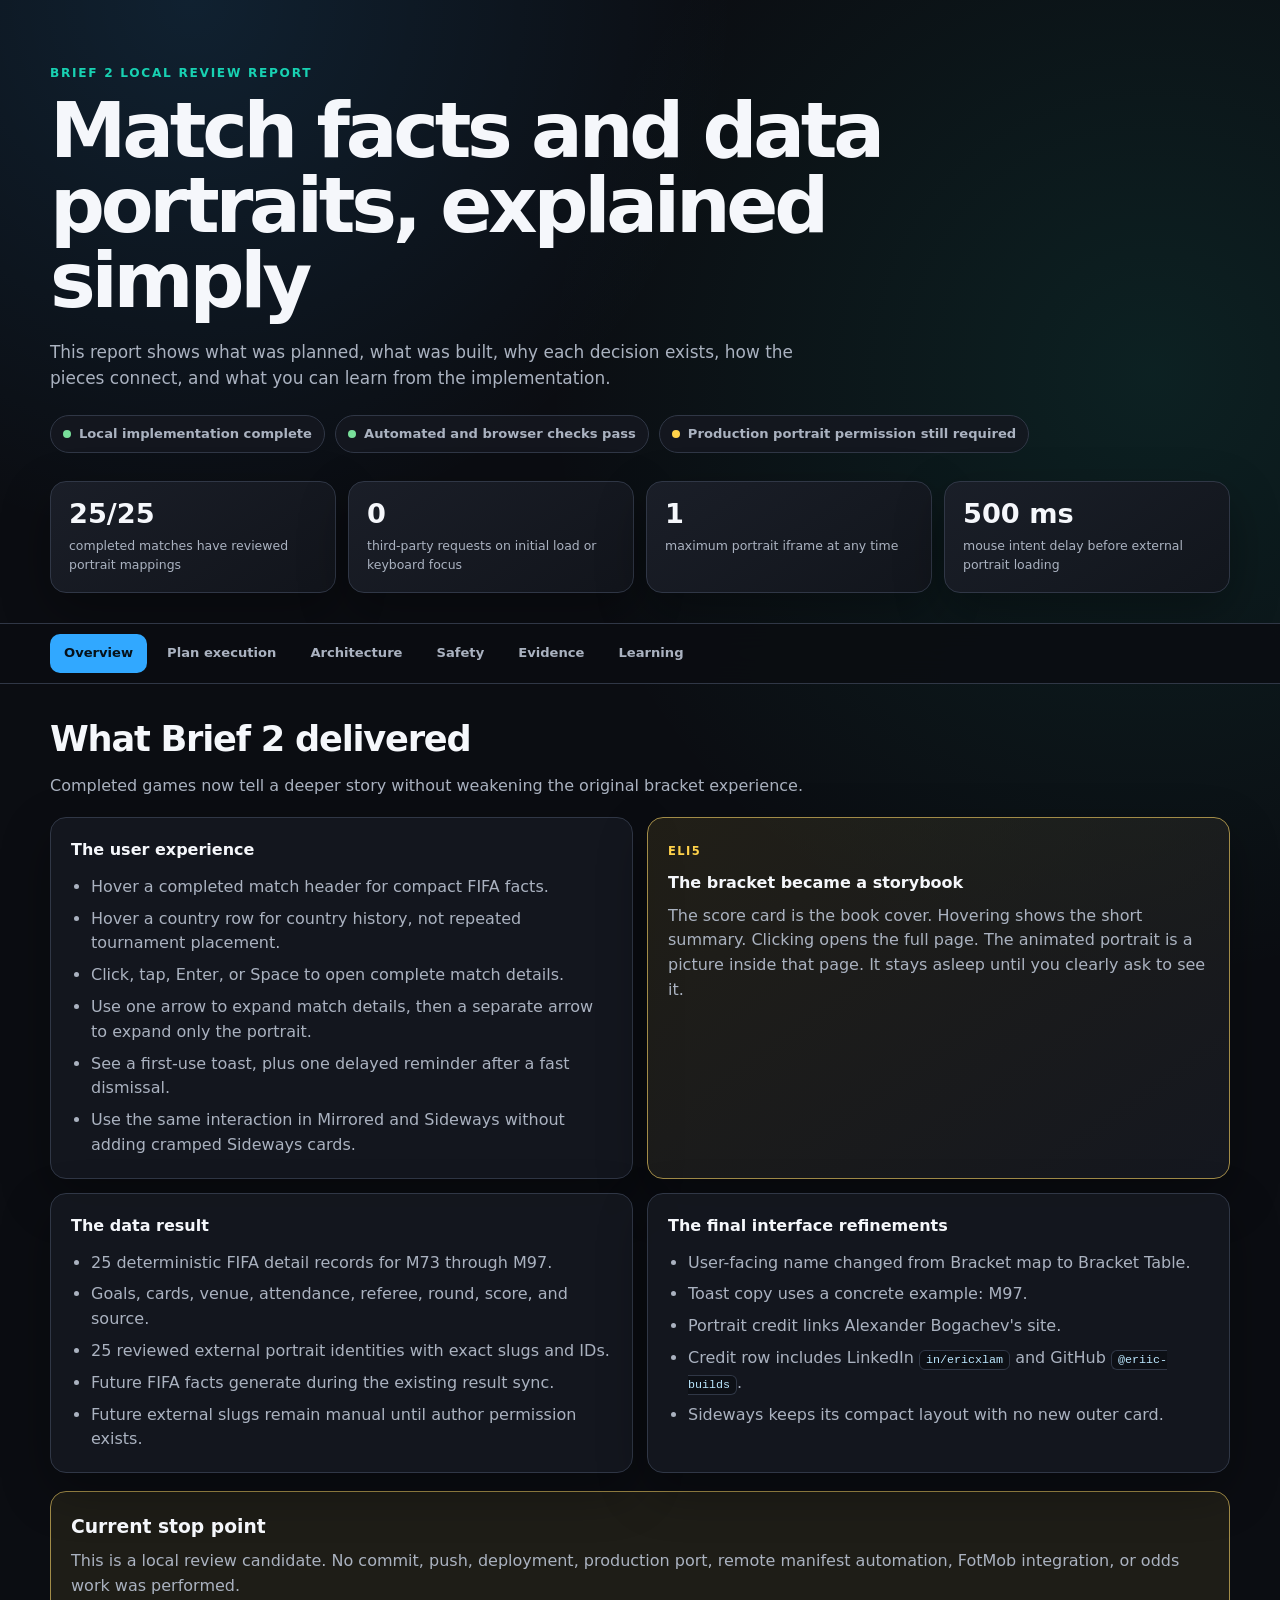
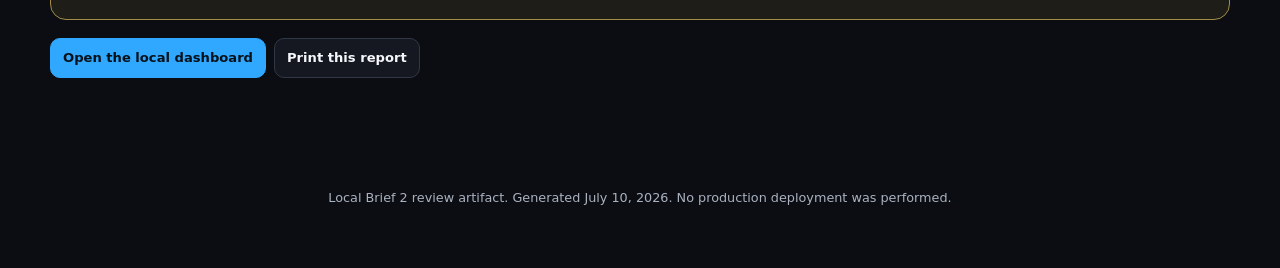
<file: plans/review-screenshots/brief-2/BRIEF-2-REVIEW.html>
<!doctype html>
<html lang="en">
<head>
  <meta charset="utf-8">
  <meta name="viewport" content="width=device-width, initial-scale=1">
  <title>Brief 2 Review | Match details and data portraits</title>
  <style>
    :root {
      color-scheme: dark;
      --bg: #0b0d12;
      --panel: #151820;
      --panel-2: #1b1f29;
      --text: #f5f7fb;
      --muted: #aab2c0;
      --line: #303746;
      --blue: #31a8ff;
      --teal: #18d1b2;
      --gold: #ffd24a;
      --red: #ff6b78;
      --green: #78df9a;
      --shadow: 0 18px 50px rgba(0, 0, 0, .32);
      --radius: 16px;
    }
    * { box-sizing: border-box; }
    html { scroll-behavior: smooth; }
    body {
      margin: 0;
      background:
        radial-gradient(circle at 15% 0%, rgba(49, 168, 255, .13), transparent 34rem),
        radial-gradient(circle at 90% 20%, rgba(24, 209, 178, .10), transparent 38rem),
        var(--bg);
      color: var(--text);
      font-family: Inter, ui-sans-serif, system-ui, -apple-system, BlinkMacSystemFont, "Segoe UI", sans-serif;
      line-height: 1.55;
    }
    button, input { font: inherit; }
    a { color: var(--blue); text-underline-offset: 3px; }
    a:hover { color: #80ccff; }
    code {
      padding: 2px 6px;
      border: 1px solid var(--line);
      border-radius: 6px;
      background: #0d1016;
      color: #bce8ff;
      font-size: .9em;
    }
    .shell { width: min(1180px, calc(100% - 32px)); margin: 0 auto; }
    .hero { padding: 64px 0 30px; }
    .eyebrow {
      margin: 0 0 10px;
      color: var(--teal);
      font-size: .76rem;
      font-weight: 800;
      letter-spacing: .14em;
      text-transform: uppercase;
    }
    h1 {
      max-width: 900px;
      margin: 0;
      font-size: clamp(2.2rem, 6vw, 4.8rem);
      line-height: .98;
      letter-spacing: -.055em;
    }
    .hero-copy { max-width: 780px; margin: 20px 0 0; color: var(--muted); font-size: 1.06rem; }
    .status-row { display: flex; flex-wrap: wrap; gap: 10px; margin-top: 24px; }
    .status {
      display: inline-flex;
      align-items: center;
      gap: 8px;
      padding: 8px 12px;
      border: 1px solid var(--line);
      border-radius: 999px;
      background: rgba(21, 24, 32, .82);
      color: var(--muted);
      font-size: .82rem;
      font-weight: 700;
    }
    .status::before { content: ""; width: 8px; height: 8px; border-radius: 50%; background: var(--green); }
    .status.blocked::before { background: var(--gold); }
    .metrics {
      display: grid;
      grid-template-columns: repeat(4, minmax(0, 1fr));
      gap: 12px;
      margin-top: 28px;
    }
    .metric {
      padding: 18px;
      border: 1px solid var(--line);
      border-radius: var(--radius);
      background: linear-gradient(145deg, rgba(27, 31, 41, .94), rgba(18, 21, 28, .92));
      box-shadow: var(--shadow);
    }
    .metric strong { display: block; color: var(--text); font-size: 1.7rem; line-height: 1; }
    .metric span { display: block; margin-top: 8px; color: var(--muted); font-size: .78rem; }
    .tabs-wrap {
      position: sticky;
      top: 0;
      z-index: 20;
      border-block: 1px solid var(--line);
      background: rgba(11, 13, 18, .88);
      backdrop-filter: blur(18px);
    }
    .tabs { display: flex; gap: 6px; padding: 10px 0; overflow-x: auto; }
    .tab {
      flex: 0 0 auto;
      padding: 8px 13px;
      border: 1px solid transparent;
      border-radius: 10px;
      background: transparent;
      color: var(--muted);
      cursor: pointer;
      font-weight: 750;
      font-size: .82rem;
    }
    .tab:hover { color: var(--text); background: var(--panel); }
    .tab[aria-selected="true"] { color: #06111a; background: var(--blue); }
    main { padding: 28px 0 80px; }
    .panel[hidden] { display: none; }
    .panel { animation: enter .18s ease-out; }
    @keyframes enter { from { opacity: 0; transform: translateY(4px); } }
    .section-head { margin: 0 0 18px; }
    .section-head h2 { margin: 0; font-size: clamp(1.5rem, 3vw, 2.2rem); letter-spacing: -.035em; }
    .section-head p { max-width: 780px; margin: 8px 0 0; color: var(--muted); }
    .grid-2 { display: grid; grid-template-columns: repeat(2, minmax(0, 1fr)); gap: 14px; }
    .grid-3 { display: grid; grid-template-columns: repeat(3, minmax(0, 1fr)); gap: 14px; }
    .card {
      padding: 20px;
      border: 1px solid var(--line);
      border-radius: var(--radius);
      background: rgba(21, 24, 32, .9);
      box-shadow: var(--shadow);
    }
    .card h3 { margin: 0 0 8px; font-size: 1rem; }
    .card p { margin: 0; color: var(--muted); }
    .card ul { margin: 12px 0 0; padding-left: 20px; color: var(--muted); }
    .card li + li { margin-top: 7px; }
    .eli5 {
      border-color: color-mix(in srgb, var(--gold) 55%, var(--line));
      background: linear-gradient(145deg, rgba(255, 210, 74, .09), rgba(21, 24, 32, .94));
    }
    .eli5 .label {
      display: inline-block;
      margin-bottom: 10px;
      color: var(--gold);
      font-size: .72rem;
      font-weight: 850;
      letter-spacing: .12em;
      text-transform: uppercase;
    }
    .stage-list { display: grid; gap: 12px; }
    details.stage {
      border: 1px solid var(--line);
      border-radius: var(--radius);
      background: rgba(21, 24, 32, .9);
      overflow: clip;
    }
    details.stage[open] { border-color: color-mix(in srgb, var(--blue) 55%, var(--line)); }
    details.stage summary {
      display: grid;
      grid-template-columns: 42px 1fr auto;
      align-items: center;
      gap: 12px;
      padding: 16px 18px;
      cursor: pointer;
      list-style: none;
    }
    details.stage summary::-webkit-details-marker { display: none; }
    .stage-num {
      display: grid;
      place-items: center;
      width: 34px;
      height: 34px;
      border-radius: 10px;
      background: rgba(49, 168, 255, .14);
      color: var(--blue);
      font-weight: 850;
    }
    .stage-title strong { display: block; }
    .stage-title span { color: var(--muted); font-size: .8rem; }
    .done { color: var(--green); font-size: .76rem; font-weight: 850; text-transform: uppercase; }
    .stage-body { padding: 0 20px 20px 72px; color: var(--muted); }
    .stage-body h4 { margin: 14px 0 6px; color: var(--text); }
    .stage-body p { margin: 0; }
    .stage-body ul { margin: 8px 0 0; padding-left: 20px; }
    .flow {
      display: grid;
      grid-template-columns: repeat(5, minmax(120px, 1fr));
      gap: 10px;
      align-items: stretch;
    }
    .flow-node {
      position: relative;
      min-height: 116px;
      padding: 14px;
      border: 1px solid var(--line);
      border-radius: 13px;
      background: var(--panel);
      color: var(--text);
      text-align: left;
      cursor: pointer;
    }
    .flow-node:not(:last-child)::after {
      content: ">";
      position: absolute;
      right: -9px;
      top: 44%;
      z-index: 2;
      color: var(--teal);
      font-weight: 900;
    }
    .flow-node:hover, .flow-node.active { border-color: var(--teal); background: var(--panel-2); }
    .flow-node small { display: block; margin-top: 8px; color: var(--muted); }
    .flow-explain {
      margin-top: 12px;
      padding: 16px;
      border: 1px solid color-mix(in srgb, var(--teal) 45%, var(--line));
      border-radius: 13px;
      background: rgba(24, 209, 178, .07);
      color: var(--muted);
    }
    .flow-explain strong { color: var(--text); }
    .rule-table { width: 100%; border-collapse: collapse; }
    .rule-table th, .rule-table td { padding: 12px 10px; border-bottom: 1px solid var(--line); text-align: left; vertical-align: top; }
    .rule-table th { color: var(--muted); font-size: .72rem; letter-spacing: .08em; text-transform: uppercase; }
    .rule-table td { color: var(--muted); }
    .rule-table td:first-child { color: var(--text); font-weight: 750; }
    .pass { color: var(--green); font-weight: 800; }
    .warn { color: var(--gold); font-weight: 800; }
    .gallery {
      display: grid;
      grid-template-columns: repeat(3, minmax(0, 1fr));
      gap: 12px;
    }
    .shot {
      padding: 0;
      border: 1px solid var(--line);
      border-radius: 14px;
      overflow: hidden;
      background: var(--panel);
      color: var(--text);
      text-align: left;
      cursor: zoom-in;
    }
    .shot:hover { border-color: var(--blue); transform: translateY(-2px); }
    .shot img { display: block; width: 100%; aspect-ratio: 16 / 10; object-fit: cover; background: #07090d; }
    .shot span { display: block; padding: 11px 12px; font-weight: 750; font-size: .8rem; }
    .filter-row { display: flex; flex-wrap: wrap; gap: 7px; margin-bottom: 12px; }
    .filter {
      padding: 6px 10px;
      border: 1px solid var(--line);
      border-radius: 999px;
      background: var(--panel);
      color: var(--muted);
      cursor: pointer;
      font-size: .76rem;
      font-weight: 750;
    }
    .filter.active { color: #06111a; background: var(--teal); border-color: var(--teal); }
    .files { display: grid; gap: 8px; }
    .file {
      display: grid;
      grid-template-columns: 110px minmax(0, 1fr);
      gap: 10px;
      padding: 12px;
      border: 1px solid var(--line);
      border-radius: 11px;
      background: var(--panel);
    }
    .file[hidden] { display: none; }
    .file b { color: var(--blue); font-size: .76rem; text-transform: uppercase; }
    .file a { overflow-wrap: anywhere; font-family: ui-monospace, SFMono-Regular, Menlo, monospace; font-size: .82rem; }
    .file p { grid-column: 2; margin: -5px 0 0; color: var(--muted); font-size: .78rem; }
    .lesson { min-height: 180px; }
    .lesson strong { color: var(--gold); }
    .gate {
      margin-top: 18px;
      padding: 20px;
      border: 1px solid color-mix(in srgb, var(--gold) 55%, var(--line));
      border-radius: var(--radius);
      background: rgba(255, 210, 74, .08);
    }
    .gate h3 { margin: 0 0 8px; }
    .gate p { margin: 0; color: var(--muted); }
    .actions { display: flex; flex-wrap: wrap; gap: 8px; margin-top: 18px; }
    .action {
      display: inline-flex;
      padding: 9px 12px;
      border: 1px solid var(--line);
      border-radius: 10px;
      background: var(--panel);
      color: var(--text);
      text-decoration: none;
      font-weight: 750;
      font-size: .82rem;
      cursor: pointer;
    }
    .action.primary { color: #06111a; background: var(--blue); border-color: var(--blue); }
    dialog {
      width: min(1100px, calc(100% - 24px));
      max-height: 92vh;
      padding: 0;
      border: 1px solid var(--line);
      border-radius: 16px;
      background: var(--panel);
      color: var(--text);
      box-shadow: var(--shadow);
    }
    dialog::backdrop { background: rgba(0, 0, 0, .78); backdrop-filter: blur(5px); }
    .light-head { display: flex; justify-content: space-between; gap: 12px; padding: 12px 14px; border-bottom: 1px solid var(--line); }
    .light-head strong { align-self: center; }
    .light-close { width: 36px; height: 36px; border: 1px solid var(--line); border-radius: 9px; background: var(--panel-2); color: var(--text); cursor: pointer; }
    #light-image { display: block; width: 100%; max-height: calc(92vh - 62px); object-fit: contain; background: #07090d; }
    footer { padding: 30px 0 60px; color: var(--muted); font-size: .8rem; text-align: center; }
    @media (max-width: 900px) {
      .metrics, .grid-3 { grid-template-columns: repeat(2, minmax(0, 1fr)); }
      .flow { grid-template-columns: 1fr 1fr; }
      .flow-node::after { display: none; }
      .gallery { grid-template-columns: repeat(2, minmax(0, 1fr)); }
    }
    @media (max-width: 620px) {
      .shell { width: min(100% - 20px, 1180px); }
      .hero { padding-top: 40px; }
      .metrics, .grid-2, .grid-3, .gallery { grid-template-columns: 1fr; }
      details.stage summary { grid-template-columns: 38px 1fr; }
      details.stage summary .done { grid-column: 2; }
      .stage-body { padding-left: 18px; }
      .flow { grid-template-columns: 1fr; }
      .file { grid-template-columns: 1fr; }
      .file p { grid-column: 1; margin-top: 0; }
    }
    @media print {
      .tabs-wrap, .actions, .filter-row { display: none; }
      .panel[hidden] { display: block; }
      body { background: #fff; color: #111; }
      .card, details.stage, .file, .metric { box-shadow: none; break-inside: avoid; }
    }
  </style>
</head>
<body>
  <header class="hero">
    <div class="shell">
      <p class="eyebrow">Brief 2 local review report</p>
      <h1>Match facts and data portraits, explained simply</h1>
      <p class="hero-copy">
        This report shows what was planned, what was built, why each decision exists,
        how the pieces connect, and what you can learn from the implementation.
      </p>
      <div class="status-row">
        <span class="status">Local implementation complete</span>
        <span class="status">Automated and browser checks pass</span>
        <span class="status blocked">Production portrait permission still required</span>
      </div>
      <div class="metrics" aria-label="Key results">
        <div class="metric"><strong>25/25</strong><span>completed matches have reviewed portrait mappings</span></div>
        <div class="metric"><strong>0</strong><span>third-party requests on initial load or keyboard focus</span></div>
        <div class="metric"><strong>1</strong><span>maximum portrait iframe at any time</span></div>
        <div class="metric"><strong>500 ms</strong><span>mouse intent delay before external portrait loading</span></div>
      </div>
    </div>
  </header>

  <div class="tabs-wrap">
    <nav class="tabs shell" role="tablist" aria-label="Report sections">
      <button class="tab" role="tab" aria-selected="true" data-tab="overview">Overview</button>
      <button class="tab" role="tab" aria-selected="false" data-tab="execution">Plan execution</button>
      <button class="tab" role="tab" aria-selected="false" data-tab="architecture">Architecture</button>
      <button class="tab" role="tab" aria-selected="false" data-tab="safety">Safety</button>
      <button class="tab" role="tab" aria-selected="false" data-tab="evidence">Evidence</button>
      <button class="tab" role="tab" aria-selected="false" data-tab="learning">Learning</button>
    </nav>
  </div>

  <main class="shell">
    <section class="panel" role="tabpanel" data-panel="overview">
      <div class="section-head">
        <h2>What Brief 2 delivered</h2>
        <p>Completed games now tell a deeper story without weakening the original bracket experience.</p>
      </div>
      <div class="grid-2">
        <article class="card">
          <h3>The user experience</h3>
          <ul>
            <li>Hover a completed match header for compact FIFA facts.</li>
            <li>Hover a country row for country history, not repeated tournament placement.</li>
            <li>Click, tap, Enter, or Space to open complete match details.</li>
            <li>Use one arrow to expand match details, then a separate arrow to expand only the portrait.</li>
            <li>See a first-use toast, plus one delayed reminder after a fast dismissal.</li>
            <li>Use the same interaction in Mirrored and Sideways without adding cramped Sideways cards.</li>
          </ul>
        </article>
        <article class="card eli5">
          <span class="label">ELI5</span>
          <h3>The bracket became a storybook</h3>
          <p>
            The score card is the book cover. Hovering shows the short summary.
            Clicking opens the full page. The animated portrait is a picture inside
            that page. It stays asleep until you clearly ask to see it.
          </p>
        </article>
        <article class="card">
          <h3>The data result</h3>
          <ul>
            <li>25 deterministic FIFA detail records for M73 through M97.</li>
            <li>Goals, cards, venue, attendance, referee, round, score, and source.</li>
            <li>25 reviewed external portrait identities with exact slugs and IDs.</li>
            <li>Future FIFA facts generate during the existing result sync.</li>
            <li>Future external slugs remain manual until author permission exists.</li>
          </ul>
        </article>
        <article class="card">
          <h3>The final interface refinements</h3>
          <ul>
            <li>User-facing name changed from Bracket map to Bracket Table.</li>
            <li>Toast copy uses a concrete example: M97.</li>
            <li>Portrait credit links Alexander Bogachev's site.</li>
            <li>Credit row includes LinkedIn <code>in/ericxlam</code> and GitHub <code>@eriic-builds</code>.</li>
            <li>Sideways keeps its compact layout with no new outer card.</li>
          </ul>
        </article>
      </div>
      <div class="gate">
        <h3>Current stop point</h3>
        <p>
          This is a local review candidate. No commit, push, deployment, production port,
          remote manifest automation, FotMob integration, or odds work was performed.
        </p>
      </div>
      <div class="actions">
        <a class="action primary" href="../../../docs/index.html">Open the local dashboard</a>
        <button class="action" type="button" onclick="window.print()">Print this report</button>
      </div>
    </section>

    <section class="panel" role="tabpanel" data-panel="execution" hidden>
      <div class="section-head">
        <h2>How the six plans executed</h2>
        <p>Open each stage to see the goal, implementation, reason, and learning point.</p>
      </div>
      <div class="stage-list">
        <details class="stage" open>
          <summary>
            <span class="stage-num">1</span>
            <span class="stage-title"><strong>Match-detail contract and frozen fixtures</strong><span>Define truth before building UI</span></span>
            <span class="done">Complete</span>
          </summary>
          <div class="stage-body">
            <h4>What</h4>
            <p>Defined a strict JSON contract and froze exact FIFA calendar and M97 live payloads.</p>
            <h4>Why</h4>
            <p>Live APIs change. Frozen inputs let the parser prove the same result every time.</p>
            <h4>Learning moment</h4>
            <p>A reliable feature begins with a stable contract, not a component. Tests become much easier once inputs and outputs are explicit.</p>
            <p><a href="../../brief-2-match-data-and-portraits/PLAN-match-details-contract-and-fixtures.md">Read plan 1</a></p>
          </div>
        </details>
        <details class="stage">
          <summary>
            <span class="stage-num">2</span>
            <span class="stage-title"><strong>FIFA details sync pipeline</strong><span>Generate facts with the existing scheduled sync</span></span>
            <span class="done">Complete</span>
          </summary>
          <div class="stage-body">
            <h4>What</h4>
            <p>Preserved FIFA routing IDs, reused live payloads, merged cached details, and wrote deterministic <code>match-details.json</code>.</p>
            <h4>Why</h4>
            <p>The existing result bot already knows when matches finish. Extending it avoids a second competing scheduler.</p>
            <h4>Learning moment</h4>
            <p>Reuse the trusted pipeline. A new data feature is safer when it shares identity, retry, and commit boundaries with existing results.</p>
            <p><a href="../../brief-2-match-data-and-portraits/PLAN-fifa-details-sync-pipeline.md">Read plan 2</a></p>
          </div>
        </details>
        <details class="stage">
          <summary>
            <span class="stage-num">3</span>
            <span class="stage-title"><strong>Fact-card interaction</strong><span>Separate match hover from country hover</span></span>
            <span class="done">Complete</span>
          </summary>
          <div class="stage-body">
            <h4>What</h4>
            <p>Added compact local facts after 150 ms, keyboard focus access, viewport-aware positioning, and strict Actual-path isolation.</p>
            <h4>Why</h4>
            <p>The two-country match shell and the individual country rows mean different things. Their hover behavior must remain separate.</p>
            <h4>Learning moment</h4>
            <p>Interaction boundaries should follow the meaning of the object. Parent card means match. Child row means country.</p>
            <p><a href="../../brief-2-match-data-and-portraits/PLAN-fact-card-interaction.md">Read plan 3</a></p>
          </div>
        </details>
        <details class="stage">
          <summary>
            <span class="stage-num">4</span>
            <span class="stage-title"><strong>Full match dialog</strong><span>Make hover optional, not required</span></span>
            <span class="done">Complete</span>
          </summary>
          <div class="stage-body">
            <h4>What</h4>
            <p>Added a native dialog for click, tap, Enter, and Space with Escape handling, focus return, and mobile-safe overflow.</p>
            <h4>Why</h4>
            <p>Hover is unavailable on touch screens and difficult for keyboard users. The full dialog provides an equal route.</p>
            <h4>Learning moment</h4>
            <p>Accessibility is not a separate version. It is a second input path into the same feature and data.</p>
            <p><a href="../../brief-2-match-data-and-portraits/PLAN-full-match-dialog.md">Read plan 4</a></p>
          </div>
        </details>
        <details class="stage">
          <summary>
            <span class="stage-num">5</span>
            <span class="stage-title"><strong>Permission-gated portrait shell</strong><span>Embed only reviewed identities on clear intent</span></span>
            <span class="done">Complete</span>
          </summary>
          <div class="stage-body">
            <h4>What</h4>
            <p>Added 25 reviewed mappings, a 500 ms hover intent timer, one reusable iframe, separate match and portrait expansion, direct links, and narrow-width fallback.</p>
            <h4>Why</h4>
            <p>The external page runs analytics and uses a different naming vocabulary. Loading must be deliberate and identity must fail closed.</p>
            <h4>Learning moment</h4>
            <p>Technical ability is not permission. Build the safe integration locally, then keep production locked until written approval exists.</p>
            <p><a href="../../brief-2-match-data-and-portraits/PLAN-portrait-shell.md">Read plan 5</a></p>
          </div>
        </details>
        <details class="stage">
          <summary>
            <span class="stage-num">6</span>
            <span class="stage-title"><strong>Combined validation and review</strong><span>Prove the complete behavior and stop</span></span>
            <span class="done">Complete</span>
          </summary>
          <div class="stage-body">
            <h4>What</h4>
            <p>Ran frozen rendering, scoring, builder, share, parser, Python fixture, schema, workflow, browser lifecycle, privacy, responsive, and screenshot checks.</p>
            <h4>Why</h4>
            <p>Each unit worked alone. The final stage proves map, facts, dialog, portrait, cleanup, and degraded states work together.</p>
            <h4>Learning moment</h4>
            <p>Integration evidence matters more than a collection of passing unit tests. Verify the real user journey at the end.</p>
            <p><a href="../../brief-2-match-data-and-portraits/PLAN-combined-validation-review.md">Read plan 6</a></p>
          </div>
        </details>
      </div>
    </section>

    <section class="panel" role="tabpanel" data-panel="architecture" hidden>
      <div class="section-head">
        <h2>How the codebase works</h2>
        <p>Click each box. The explanation below changes to show that layer's job.</p>
      </div>
      <div class="flow" aria-label="FIFA match detail data flow">
        <button class="flow-node active" data-flow="fifa"><strong>FIFA feed</strong><small>Calendar, live events, venue, officials</small></button>
        <button class="flow-node" data-flow="parser"><strong>Pure parser</strong><small>Normalize quirks into one contract</small></button>
        <button class="flow-node" data-flow="merge"><strong>Merge and validate</strong><small>Keep good cached facts and reject conflicts</small></button>
        <button class="flow-node" data-flow="json"><strong>Local JSON</strong><small>Static, deterministic browser input</small></button>
        <button class="flow-node" data-flow="ui"><strong>Browser UI</strong><small>Facts, dialog, portrait shell</small></button>
      </div>
      <div class="flow-explain" id="flow-explain">
        <strong>FIFA feed:</strong> The official source provides match identity and facts.
        The browser never calls FIFA directly.
      </div>

      <div class="grid-2" style="margin-top: 16px">
        <article class="card">
          <h3>Core architecture observation</h3>
          <p>
            This is a static no-build application. Python prepares shared result data.
            Vanilla JavaScript renders each person's local bracket. Optional match details
            are loaded from same-origin JSON and never block the core dashboard.
          </p>
        </article>
        <article class="card eli5">
          <span class="label">ELI5</span>
          <h3>Kitchen and dining room</h3>
          <p>
            Python is the kitchen that prepares clean ingredients. JSON is the serving tray.
            JavaScript is the dining room that arranges the meal for each visitor.
            If one optional side dish is missing, dinner still works.
          </p>
        </article>
      </div>

      <div class="section-head" style="margin-top: 28px">
        <h2>Portrait identity has four locks</h2>
      </div>
      <div class="grid-3">
        <article class="card"><h3>1. Team pair</h3><p>Both reviewed teams must equal the FIFA participants.</p></article>
        <article class="card"><h3>2. Oriented score</h3><p>The score follows the mapping's team order and treats shootouts separately.</p></article>
        <article class="card"><h3>3. FIFA date</h3><p>The canonical kickoff date must agree, including reviewed midnight rollover cases.</p></article>
        <article class="card"><h3>4. Stage</h3><p>Round of 16, Quarter-final, and other labels must normalize to the same stage.</p></article>
        <article class="card"><h3>Allowed host</h3><p>Every URL starts with exactly <code>https://wc26.bogachev.fr</code>.</p></article>
        <article class="card"><h3>Allowed slug</h3><p>Only a reviewed lowercase <code>abc-def</code> slug is accepted.</p></article>
      </div>

      <div class="section-head" style="margin-top: 28px">
        <h2>Files by layer</h2>
        <p>Filter the map to see where each responsibility lives.</p>
      </div>
      <div class="filter-row" aria-label="File filters">
        <button class="filter active" data-filter="all">All</button>
        <button class="filter" data-filter="pipeline">Pipeline</button>
        <button class="filter" data-filter="browser">Browser</button>
        <button class="filter" data-filter="data">Data</button>
        <button class="filter" data-filter="test">Tests</button>
        <button class="filter" data-filter="evidence">Evidence</button>
      </div>
      <div class="files">
        <div class="file" data-kind="pipeline"><b>Pipeline</b><a href="../../../scripts/match_details.py">scripts/match_details.py</a><p>Pure FIFA parsers, merge rules, state calculation, deterministic serialization.</p></div>
        <div class="file" data-kind="pipeline"><b>Pipeline</b><a href="../../../scripts/fetch_results.py">scripts/fetch_results.py</a><p>Existing result sync extended to preserve IDs and orchestrate detail updates.</p></div>
        <div class="file" data-kind="pipeline"><b>Validator</b><a href="../../../scripts/validate_match_details.py">scripts/validate_match_details.py</a><p>Cross-file facts, identity, slug, stage, score, and coverage validation.</p></div>
        <div class="file" data-kind="browser"><b>Browser</b><a href="../../../docs/js/match-details.js">docs/js/match-details.js</a><p>Fact card, toast, reminder, dialog, portrait lifecycle, expansion, and cleanup.</p></div>
        <div class="file" data-kind="browser"><b>Browser</b><a href="../../../docs/js/main.js">docs/js/main.js</a><p>Optional resource loading and teardown-safe initialization.</p></div>
        <div class="file" data-kind="browser"><b>Renderer</b><a href="../../../docs/js/render.js">docs/js/render.js</a><p>Actual-path hooks and Bracket Table wording.</p></div>
        <div class="file" data-kind="browser"><b>Styles</b><a href="../../../docs/css/dashboard.css">docs/css/dashboard.css</a><p>Compact facts, dialog, portrait scaling, toast, icons, and responsive fallback.</p></div>
        <div class="file" data-kind="data"><b>Data</b><a href="../../../docs/data/match-details.json">docs/data/match-details.json</a><p>25 generated FIFA detail records.</p></div>
        <div class="file" data-kind="data"><b>Data</b><a href="../../../docs/data/match-portraits.json">docs/data/match-portraits.json</a><p>25 reviewed portrait identities and slugs.</p></div>
        <div class="file" data-kind="test"><b>Tests</b><a href="../../../tests/match_details.py">tests/match_details.py</a><p>Hermetic Python parser, merge, validation, and coverage cases.</p></div>
        <div class="file" data-kind="test"><b>Tests</b><a href="../../../tests/match-details.mjs">tests/match-details.mjs</a><p>Browser model, URL allowlist, identity, iframe policy, and reminder timing tests.</p></div>
        <div class="file" data-kind="evidence"><b>Evidence</b><a href="portrait-identity-audit.json">portrait-identity-audit.json</a><p>25-page discrepancy and frameability audit.</p></div>
        <div class="file" data-kind="evidence"><b>Evidence</b><a href="browser-audit.json">browser-audit.json</a><p>Network, viewport, one-iframe, expansion, and cleanup measurements.</p></div>
      </div>
    </section>

    <section class="panel" role="tabpanel" data-panel="safety" hidden>
      <div class="section-head">
        <h2>Why it does not break or leak</h2>
        <p>The feature assumes remote data and browser events can fail. Each boundary has an explicit response.</p>
      </div>
      <div class="card" style="overflow-x: auto">
        <table class="rule-table">
          <thead><tr><th>Risk</th><th>Protection</th><th>Result</th></tr></thead>
          <tbody>
            <tr><td>Wrong portrait</td><td>Team pair, score, date, stage, slug, and reviewed ID evidence must agree.</td><td class="pass">Fail closed</td></tr>
            <tr><td>Swiss code mismatch</td><td>Explicit reviewed <code>swi-col</code>. Never derive a slug from local <code>SUI</code>.</td><td class="pass">Covered</td></tr>
            <tr><td>Penalty score inflation</td><td>Recover the level match score and keep the shootout note separately.</td><td class="pass">4 cases covered</td></tr>
            <tr><td>External request on load</td><td>No iframe exists until a 500 ms fine-pointer hover or explicit open action.</td><td class="pass">0 requests</td></tr>
            <tr><td>Keyboard privacy</td><td>Focus shows local facts only. It never starts the portrait request.</td><td class="pass">0 requests</td></tr>
            <tr><td>Duplicate portrait loads</td><td>One iframe object moves with state-preserving DOM movement.</td><td class="pass">0 move reloads</td></tr>
            <tr><td>Broken small iframe</td><td>Below 560 by 500, show a direct link instead of a damaged embed.</td><td class="pass">520 fallback</td></tr>
            <tr><td>Optional data outage</td><td>Scores and picks render even when detail resources fail.</td><td class="pass">Degraded mode</td></tr>
            <tr><td>My picks data leak</td><td>Facts and portraits exist only inside the Actual path tree.</td><td class="pass">Isolated</td></tr>
            <tr><td>Remote policy change</td><td>Direct link remains. Production rechecks headers and needs written approval.</td><td class="warn">Gate remains</td></tr>
          </tbody>
        </table>
      </div>
      <div class="grid-2" style="margin-top: 14px">
        <article class="card eli5">
          <span class="label">ELI5</span>
          <h3>The four-key safe</h3>
          <p>
            A portrait opens only when four keys fit: teams, score, date, and round.
            A similar-looking match with the wrong key stays locked.
          </p>
        </article>
        <article class="card eli5">
          <span class="label">ELI5</span>
          <h3>One television, three sizes</h3>
          <p>
            The hover card, match dialog, and full visual do not create three televisions.
            They move and resize one television, so the video does not restart or count twice.
          </p>
        </article>
      </div>
      <div class="gate">
        <h3>Permission and data boundaries</h3>
        <p>
          Portrait production use and remote-manifest automation remain blocked until Alexander Bogachev
          gives written approval. FotMob remains blocked until official access and data-use authorization exist.
          Odds, bookmaker links, and betting recommendations remain excluded.
        </p>
      </div>
    </section>

    <section class="panel" role="tabpanel" data-panel="evidence" hidden>
      <div class="section-head">
        <h2>Evidence, not guesses</h2>
        <p>These checks ran against the local served application and frozen data.</p>
      </div>
      <div class="grid-3">
        <article class="card"><h3>Renderer</h3><p><span class="pass">Pass.</span> 31 cards, 30 feeder edges, both layouts, both views, frozen output unchanged.</p></article>
        <article class="card"><h3>Core behavior</h3><p><span class="pass">Pass.</span> Scoring checks 3,001 brackets. Builder, share, parse, and topology pass.</p></article>
        <article class="card"><h3>FIFA details</h3><p><span class="pass">Pass.</span> Python fixtures, schema validation, deterministic records, 25/25 coverage.</p></article>
        <article class="card"><h3>Facts browser audit</h3><p><span class="pass">Pass.</span> Mouse, country hover, focus, Escape, dialog, My picks, mobile, degraded load.</p></article>
        <article class="card"><h3>Portrait browser audit</h3><p><span class="pass">Pass.</span> 720, 996, and 1376 pixel viewports, no referrer, one iframe, zero move reloads.</p></article>
        <article class="card"><h3>Workflow</h3><p><span class="pass">Pass.</span> YAML parses and generated details plus coverage validation share one sync boundary.</p></article>
      </div>

      <div class="section-head" style="margin-top: 28px">
        <h2>Visual review gallery</h2>
        <p>Select any image to inspect it at full size.</p>
      </div>
      <div class="gallery">
        <button class="shot" data-image="toast-first-use-1440-dark.png" data-title="First-use Bracket Table toast"><img src="toast-first-use-1440-dark.png" alt=""><span>First-use toast</span></button>
        <button class="shot" data-image="toast-reminder-1440-dark.png" data-title="One-time delayed reminder"><img src="toast-reminder-1440-dark.png" alt=""><span>Delayed reminder</span></button>
        <button class="shot" data-image="portrait-hover-M97-1440-dark.png" data-title="Compact M97 facts and portrait"><img src="portrait-hover-M97-1440-dark.png" alt=""><span>Hover card</span></button>
        <button class="shot" data-image="match-details-M97-1440-dark.png" data-title="Full match details with separate portrait control"><img src="match-details-M97-1440-dark.png" alt=""><span>Match details</span></button>
        <button class="shot" data-image="portrait-expanded-M97-1440-dark.png" data-title="Expanded FRA-MOR portrait"><img src="portrait-expanded-M97-1440-dark.png" alt=""><span>Expanded portrait</span></button>
        <button class="shot" data-image="portrait-fallback-M97-520-dark.png" data-title="Narrow direct-link fallback"><img src="portrait-fallback-M97-520-dark.png" alt=""><span>Narrow fallback</span></button>
        <button class="shot" data-image="portrait-credit-socials-1440-dark.png" data-title="Portrait and social credits"><img src="portrait-credit-socials-1440-dark.png" alt=""><span>Credit links</span></button>
      </div>

      <div class="actions">
        <a class="action" href="browser-audit.json">Open browser audit JSON</a>
        <a class="action" href="portrait-identity-audit.json">Open identity audit JSON</a>
      </div>
    </section>

    <section class="panel" role="tabpanel" data-panel="learning" hidden>
      <div class="section-head">
        <h2>Learning moments to reuse</h2>
        <p>These ideas apply well beyond a World Cup bracket.</p>
      </div>
      <div class="grid-3">
        <article class="card lesson"><h3>1. Contract before component</h3><p><strong>Lesson:</strong> Decide the data shape and failure rules before drawing the UI. This keeps parsing, rendering, and tests aligned.</p></article>
        <article class="card lesson"><h3>2. Stable IDs beat names</h3><p><strong>Lesson:</strong> Names and three-letter codes vary. Preserve source IDs, then verify names as evidence instead of treating labels as identity.</p></article>
        <article class="card lesson"><h3>3. Fail closed at joins</h3><p><strong>Lesson:</strong> External data should disappear on uncertainty. A missing portrait is better than a confident wrong portrait.</p></article>
        <article class="card lesson"><h3>4. Intent before cost</h3><p><strong>Lesson:</strong> Delay external work until user intent is clear. This improves privacy, performance, and accidental analytics counts.</p></article>
        <article class="card lesson"><h3>5. One object, many presentations</h3><p><strong>Lesson:</strong> Reuse one iframe and resize it. Preserving state prevents duplicate requests and restarts.</p></article>
        <article class="card lesson"><h3>6. Parent and child mean different things</h3><p><strong>Lesson:</strong> Match hover belongs to the outer shell. Country hover belongs to the row. Event delegation should respect that meaning.</p></article>
        <article class="card lesson"><h3>7. Optional means optional</h3><p><strong>Lesson:</strong> Scores and picks must survive a detail-file outage. Optional features should never become hidden hard dependencies.</p></article>
        <article class="card lesson"><h3>8. Freeze moving inputs</h3><p><strong>Lesson:</strong> A live feed is a moving target. Frozen fixtures make parser tests repeatable and make regressions explainable.</p></article>
        <article class="card lesson"><h3>9. Permission is architecture</h3><p><strong>Lesson:</strong> Legal and author approval gates belong in the design. They affect automation, deployment, attribution, and fallback behavior.</p></article>
      </div>
      <div class="card eli5" style="margin-top: 14px">
        <span class="label">The shortest summary</span>
        <h3>Trust local facts. Verify external identity. Load only on intent. Clean up every time.</h3>
        <p>Those four rules explain most of Brief 2.</p>
      </div>
    </section>
  </main>

  <dialog id="lightbox" aria-labelledby="light-title">
    <div class="light-head">
      <strong id="light-title">Screenshot</strong>
      <button class="light-close" type="button" aria-label="Close screenshot">X</button>
    </div>
    <img id="light-image" alt="">
  </dialog>

  <footer class="shell">
    Local Brief 2 review artifact. Generated July 10, 2026. No production deployment was performed.
  </footer>

  <script>
    const tabs = [...document.querySelectorAll("[data-tab]")];
    const panels = [...document.querySelectorAll("[data-panel]")];
    function showPanel(name) {
      tabs.forEach(tab => tab.setAttribute("aria-selected", tab.dataset.tab === name ? "true" : "false"));
      panels.forEach(panel => { panel.hidden = panel.dataset.panel !== name; });
      history.replaceState(null, "", "#" + name);
      window.scrollTo({ top: document.querySelector(".tabs-wrap").offsetTop, behavior: "auto" });
    }
    tabs.forEach(tab => tab.addEventListener("click", () => showPanel(tab.dataset.tab)));
    const initial = location.hash.slice(1);
    if (tabs.some(tab => tab.dataset.tab === initial)) showPanel(initial);

    const flowCopy = {
      fifa: ["FIFA feed", "The official source provides match identity and facts. The browser never calls FIFA directly."],
      parser: ["Pure parser", "Small deterministic functions translate FIFA event types, periods, rosters, officials, venues, and score quirks into one local shape."],
      merge: ["Merge and validate", "Fresh complete facts replace older records. Partial failures keep useful cached facts. Conflicts become explicit validation errors."],
      json: ["Local JSON", "The output is sorted and serialized deterministically, so two identical sync runs produce identical bytes."],
      ui: ["Browser UI", "The browser reads optional same-origin JSON, renders with textContent, and creates an external iframe only after clear intent."]
    };
    const explain = document.getElementById("flow-explain");
    document.querySelectorAll("[data-flow]").forEach(node => node.addEventListener("click", () => {
      document.querySelectorAll("[data-flow]").forEach(item => item.classList.toggle("active", item === node));
      const copy = flowCopy[node.dataset.flow];
      explain.replaceChildren();
      const strong = document.createElement("strong");
      strong.textContent = copy[0] + ": ";
      explain.append(strong, document.createTextNode(copy[1]));
    }));

    document.querySelectorAll("[data-filter]").forEach(button => button.addEventListener("click", () => {
      document.querySelectorAll("[data-filter]").forEach(item => item.classList.toggle("active", item === button));
      document.querySelectorAll(".file").forEach(file => {
        file.hidden = button.dataset.filter !== "all" && file.dataset.kind !== button.dataset.filter;
      });
    }));

    const lightbox = document.getElementById("lightbox");
    const lightImage = document.getElementById("light-image");
    const lightTitle = document.getElementById("light-title");
    document.querySelectorAll(".shot").forEach(button => button.addEventListener("click", () => {
      lightTitle.textContent = button.dataset.title;
      lightImage.src = button.dataset.image;
      lightImage.alt = button.dataset.title;
      lightbox.showModal();
    }));
    document.querySelector(".light-close").addEventListener("click", () => lightbox.close());
    lightbox.addEventListener("click", event => {
      if (event.target === lightbox) lightbox.close();
    });
  </script>
</body>
</html>
</file>
<file: docs/css/dashboard.css>
:root{--blue:#0097F4;--purple:#CB85FF;--pink:#FF32A3;--orange:#FFA200;--yellow:#FFCE20;--green:#9BC72A;--teal:#00B291;--red:#E5484D;
 --grad:linear-gradient(120deg,#0097F4,#00B291);
 --radius:18px;--radius-sm:12px;--fs:16px;--lh:1.5;--ls:0em;--gap:16px;--fstack:"Poppins","Segoe UI","Segoe Sans Display",system-ui,-apple-system,sans-serif;--fserif:"Source Serif 4",Georgia,"Times New Roman",serif;}
html[data-theme="dark"]{color-scheme:dark;--bg:#141317;--panel:#1c1b21;--text:#FFF;--text2:#F4F7EE;--muted:#9aa2ad;--border:rgba(255,255,255,.10);--border2:rgba(255,255,255,.16);
 --glass:linear-gradient(160deg,rgba(255,255,255,.075),rgba(255,255,255,.028));--shadow:0 10px 30px rgba(0,0,0,.45);--hover:rgba(255,255,255,.05);
 --gold:#FFCE20;--gold-ink:#FFCE20;--win:#00B291;--win-ink:#4fd8bf;--out:#7c828d;--lose-ink:#f2757a;--g1:rgba(0,151,244,.22);--g2:rgba(0,178,145,.16);--g3:rgba(0,178,145,.16);}
html[data-theme="light"]{color-scheme:light;--bg:#EEF1F4;--panel:#FFF;--text:#323139;--text2:#323139;--muted:#6C6C6C;--border:rgba(0,0,0,.08);--border2:rgba(0,0,0,.14);
 --glass:linear-gradient(160deg,rgba(255,255,255,.85),rgba(255,255,255,.55));--shadow:0 10px 26px rgba(20,30,50,.10);--hover:rgba(0,0,0,.035);
 --gold:#E0A500;--gold-ink:#B57F00;--win:#00926f;--win-ink:#00805f;--out:#9aa0a8;--lose-ink:#C4353A;--g1:rgba(0,151,244,.14);--g2:rgba(0,178,145,.10);--g3:rgba(0,178,145,.10);}
html[data-theme="easy"]{color-scheme:light;--bg:#F6F1E6;--panel:#FCFAF3;--text:#2b2a30;--text2:#33323a;--muted:#55545c;--border:rgba(0,0,0,.08);--border2:rgba(0,0,0,.14);
 --glass:linear-gradient(160deg,rgba(255,255,255,.92),rgba(255,255,255,.66));--shadow:0 8px 22px rgba(40,40,30,.10);--hover:rgba(0,0,0,.03);
 --gold:#C98A00;--gold-ink:#8f6300;--win:#0a7d54;--win-ink:#0a6b49;--out:#8a8790;--lose-ink:#A63A2E;--g1:rgba(0,151,244,.10);--g2:rgba(0,178,145,.08);--g3:rgba(0,178,145,.08);
 --fs:18px;--lh:1.8;--ls:.03em;--radius:22px;--radius-sm:15px;--gap:22px;--fstack:"Verdana","Tahoma","Trebuchet MS","Segoe UI",system-ui,sans-serif;}
/* Fun · GeoCities — 90s web nostalgia: neon on midnight, rainbow headers, Comic Sans, ridge borders, tiled starfield */
html[data-theme="geocities"]{--bg:#000018;--panel:#1a0038;--text:#FFFF66;--text2:#7CFC00;--muted:#41E0E0;--border:#FF00FF;--border2:#00FFFF;
 --glass:linear-gradient(160deg,#2b005f,#12002f);--shadow:0 0 0 2px #00FFFF,0 6px 0 #FF00FF;--hover:rgba(255,0,255,.28);
 --gold:#FFD700;--gold-ink:#FFE94D;--win:#39FF14;--win-ink:#7CFC00;--out:#9aa0c8;--lose-ink:#FF3131;--g1:rgba(255,0,255,.28);--g2:rgba(0,255,255,.22);--g3:rgba(255,255,0,.18);
 --blue:#FF00FF;--purple:#00FFFF;--pink:#FFFF00;--orange:#FF7F00;--green:#39FF14;--teal:#00FFFF;
 --grad:linear-gradient(90deg,#FF0000,#FF7F00,#FFFF00,#00FF00,#00BFFF,#8B00FF);
 --radius:0;--radius-sm:0;--fs:16px;--lh:1.5;--ls:0em;--fstack:"Comic Sans MS","Comic Sans","Chalkboard SE","Marker Felt",cursive;}
/* Fun · Minecraft — blocky stone-and-grass: dark stone panels, white text with drop shadow, grass-green accents, sky-blue world, no rounded corners, pixelated */
html[data-theme="minecraft"]{--bg:#79A6FF;--panel:#565656;--text:#FFFFFF;--text2:#EDEDED;--muted:#C2C2C2;--border:#2b2b2b;--border2:#1d1d1d;
 --glass:linear-gradient(180deg,#6b6b6b,#4e4e4e);--shadow:inset -3px -3px 0 rgba(0,0,0,.45),inset 3px 3px 0 rgba(255,255,255,.16),0 4px 0 rgba(0,0,0,.35);--hover:rgba(255,255,255,.14);
 --gold:#FCDB05;--gold-ink:#FFE94D;--win:#5AAE3A;--win-ink:#8CE05A;--out:#8a8a8a;--lose-ink:#FF6B6B;--g1:rgba(0,0,0,0);--g2:rgba(0,0,0,0);--g3:rgba(0,0,0,0);
 --blue:#5AAE3A;--purple:#7B5B31;--pink:#C1440E;--orange:#D07B1E;--green:#5AAE3A;--teal:#4C7A34;--grad:linear-gradient(180deg,#6AA84F,#4C7A34);
 --radius:0;--radius-sm:0;--fs:15px;--lh:1.55;--ls:.02em;--fstack:ui-monospace,"Consolas","Lucida Console","Courier New",monospace;}
/* Fun · Windows XP — Luna blue, Bliss green-hills desktop, cream dialogs, rounded blue title bars, Tahoma */
html[data-theme="winxp"]{--bg:#5B9BD5;--panel:#ECE9D8;--text:#000000;--text2:#10161f;--muted:#404b56;--border:#7A96DF;--border2:#FFFFFF;
 --glass:#ECE9D8;--shadow:0 6px 18px rgba(10,36,106,.28);--hover:#D8E5F8;
 --gold:#2A5BDA;--gold-ink:#0A246A;--win:#3B9E1F;--win-ink:#2E7D18;--out:#8a94a0;--lose-ink:#C4262E;--g1:rgba(42,91,218,.10);--g2:rgba(59,158,31,.10);--g3:rgba(255,255,255,.10);
 --blue:#2A5BDA;--purple:#0A246A;--pink:#C4262E;--green:#3B9E1F;--teal:#245EDB;--grad:linear-gradient(180deg,#3D95FF,#0A3FC0);
 --radius:6px;--radius-sm:4px;--fs:15px;--lh:1.5;--ls:0em;--fstack:"Tahoma","Franklin Gothic","Segoe UI",sans-serif;}
/* Fun · Doodle — hand-drawn pencil sketch on paper: warm off-white paper with faint ruled lines and grain, graphite strokes, wobbly hand-drawn borders, handwriting font, grayscale (penciled) flags */
html[data-theme="doodle"]{--bg:#F4EFE1;--panel:#FBF7EC;--text:#333029;--text2:#4b473e;--muted:#8b857a;--border:#3a362f;--border2:#6f6a60;
 --glass:#FBF7EC;--shadow:2px 3px 0 rgba(58,54,47,.16);--hover:#efe7d3;
 --gold:#b1892f;--gold-ink:#8a6a20;--win:#5f7d40;--win-ink:#48602f;--out:#9a948a;--lose-ink:#a6453b;--g1:rgba(58,54,47,.05);--g2:rgba(58,54,47,.04);--g3:rgba(58,54,47,.03);
 --blue:#3b5a78;--purple:#5b4a6b;--pink:#a6453b;--orange:#b1732f;--green:#5f7d40;--teal:#3f6b64;--grad:linear-gradient(90deg,#4a463d,#6f6a60);
 --radius:14px;--radius-sm:10px;--fs:16px;--lh:1.55;--ls:.01em;--fstack:"Segoe Print","Bradley Hand","Comic Sans MS","Chalkboard SE",cursive;}
*{box-sizing:border-box}html,body{margin:0;padding:0}
html{scroll-behavior:smooth;scroll-padding-top:24px}
body{font-family:var(--fstack);font-size:var(--fs);line-height:var(--lh);letter-spacing:var(--ls);color:var(--text);background:var(--bg);-webkit-font-smoothing:antialiased;overflow-x:hidden;position:relative;min-height:100vh}
/* Heading accents render in Source Serif 4 italic (em / i / .italic) — mirrors mywcbracket-glass. */
h1 :is(em,i,.italic), h2 :is(em,i,.italic), h3 :is(em,i,.italic),
.hero-title :is(em,i,.italic){ font-family:var(--fserif); font-style:italic; font-weight:400; }
body::before{content:"";position:fixed;inset:-20% -10% auto -10%;height:70vh;z-index:0;pointer-events:none;background:radial-gradient(closest-side,var(--g1),transparent) -8% -12%/55% 90% no-repeat,radial-gradient(closest-side,var(--g2),transparent) 108% -8%/55% 85% no-repeat,radial-gradient(closest-side,var(--g3),transparent) 60% 120%/60% 80% no-repeat;filter:blur(6px)}
.wrap{max-width:1580px;margin:0 auto;padding:26px 22px 90px;position:relative;z-index:1}
.glass{background:var(--glass);backdrop-filter:blur(14px);-webkit-backdrop-filter:blur(14px);border:1px solid var(--border);border-radius:var(--radius);box-shadow:var(--shadow)}
.topbar{display:flex;align-items:center;gap:14px;justify-content:space-between;margin-bottom:22px;flex-wrap:wrap}
.upd-group{display:inline-flex;align-items:center;gap:10px;flex-wrap:wrap}
.brand{display:flex;align-items:center;gap:11px;font-weight:600}
.orb{width:30px;height:30px;border-radius:50%;background:var(--grad);box-shadow:0 0 16px rgba(0,151,244,.5);flex:0 0 auto}
.brand small{display:block;color:var(--muted);font-weight:500;font-size:.72rem;letter-spacing:.04em}
.modes{display:flex;gap:6px;padding:5px;border-radius:999px;position:relative;z-index:200}
.modes button{font-family:inherit;font-size:.82rem;font-weight:600;color:var(--muted);background:transparent;border:0;padding:7px 15px;border-radius:999px;cursor:pointer;transition:.16s}
.modes button:hover{color:var(--text);background:var(--hover)}
.modes button.on{color:#fff;background:var(--blue);box-shadow:0 4px 14px rgba(0,151,244,.4)}
.theme-toggle{display:inline-flex;gap:2px;background:var(--hover);border-radius:999px;padding:2px}
.modes .theme-toggle button{padding:6px 10px;font-size:1rem;line-height:1}
.modes .mi{font-size:1.02em;margin-right:1px}
.fun-wrap{position:relative;display:inline-flex}
.fun-btn{font-family:inherit;font-size:.82rem;font-weight:600;color:var(--muted);background:transparent;border:0;padding:7px 13px;border-radius:999px;cursor:pointer;transition:.16s;display:inline-flex;align-items:center;gap:5px}
.fun-btn:hover{color:var(--text);background:var(--hover)}
.fun-btn.on{color:#fff;background:var(--blue);box-shadow:0 4px 14px rgba(0,151,244,.4)}
.fun-car{font-size:.7em;transition:transform .16s}
.fun-wrap.open .fun-car{transform:rotate(180deg)}
.fun-menu{position:absolute;top:calc(100% + 8px);right:0;min-width:176px;display:none;flex-direction:column;gap:3px;padding:8px;border-radius:14px;z-index:60}
.fun-wrap.open .fun-menu{display:flex}
.fun-menu button{font-family:inherit;font-size:.9rem;font-weight:600;color:var(--text);background:transparent;border:0;padding:9px 12px;border-radius:10px;cursor:pointer;text-align:left;transition:.14s;white-space:nowrap;display:flex;align-items:center;gap:9px}
.fun-menu button:hover{background:var(--hover)}
.fun-menu button.on{background:var(--blue);color:#fff}
.fun-menu .fm-em{font-size:1.05em;line-height:1}
.refreshed{display:inline-flex;align-items:center;gap:8px;padding:7px 14px;border-radius:999px;font-size:.76rem;font-weight:600;color:var(--text2)}
.refreshed .rf-dot{width:8px;height:8px;border-radius:50%;background:var(--win);box-shadow:0 0 8px var(--win);flex:0 0 auto;animation:rfpulse 2.4s ease-in-out infinite}
@keyframes rfpulse{0%,100%{opacity:.45}50%{opacity:1}}
.synbtn{display:inline-flex;align-items:center;gap:7px;padding:7px 14px;border-radius:999px;font-family:inherit;font-size:.76rem;font-weight:700;color:var(--text);text-decoration:none;cursor:pointer;transition:.16s}
.synbtn:hover{background:var(--hover);transform:translateY(-1px)}
.synbtn:active{transform:translateY(0)}
.synbtn .syn-ic{display:inline-block;font-size:.92rem;line-height:1}
.shell{display:grid;grid-template-columns:164px minmax(0,1fr);gap:18px;align-items:start}
.content{min-width:0}
.rail{position:sticky;top:20px;max-height:calc(100vh - 40px);overflow:auto;padding:14px 12px;align-self:start;z-index:5}
.rail .rt{font-size:.66rem;font-weight:700;text-transform:uppercase;letter-spacing:.09em;color:var(--muted);padding:4px 10px 8px}
.rail .links{display:flex;flex-direction:column;gap:2px}
.rail a{display:flex;align-items:center;gap:10px;padding:8px 10px;border-radius:10px;border-left:2px solid transparent;color:var(--muted);font-size:.82rem;font-weight:600;text-decoration:none;line-height:1.25;transition:color .14s,background .14s,border-color .14s}
.rail a .ic{font-size:.95rem;flex:0 0 auto;width:20px;text-align:center}
.rail a:hover{color:var(--text);background:var(--hover)}
.rail a:focus-visible{outline:2px solid var(--blue);outline-offset:2px}
.rail a.active{color:var(--text);background:var(--g2);border-left-color:var(--teal)}
.navtoggle{display:none}
@media(max-width:1320px){
 .shell{grid-template-columns:1fr;gap:0}
 .rail{position:static;max-height:none;overflow:visible;order:-1;margin-bottom:16px;padding:8px 10px}
 .rail .rt{display:none}
 .navtoggle{display:flex;align-items:center;justify-content:center;gap:10px;width:100%;font-family:inherit;font-size:.86rem;font-weight:700;color:var(--text);background:transparent;border:0;padding:11px;border-radius:12px;cursor:pointer}
 .rail .links{display:none;margin-top:6px}
 .rail.open .links{display:flex}
}
.hero{padding:34px 32px 30px;margin-bottom:var(--gap);position:relative;overflow:hidden}
.eyebrow{font-size:.74rem;font-weight:700;letter-spacing:.16em;text-transform:uppercase;color:var(--muted)}
.hero h1{font-size:clamp(2rem,5.4vw,3.5rem);line-height:1.05;margin:.34em 0 .28em;font-weight:700;letter-spacing:-.01em}
.hero h1 .g{background:var(--grad);-webkit-background-clip:text;background-clip:text;color:transparent}
.hero p.sub{margin:0;color:var(--text2);max-width:64ch;font-size:1.02rem}
.hero .badges{display:flex;gap:9px;flex-wrap:wrap;margin-top:18px}
.pill{display:inline-flex;align-items:center;gap:7px;font-size:.78rem;font-weight:600;padding:6px 13px;border-radius:999px;border:1px solid var(--border);background:var(--panel);color:var(--text2)}
.pill .dot{width:8px;height:8px;border-radius:50%;background:var(--teal)}
.pill.live .dot{background:var(--green);animation:pulse 1.8s infinite}
@keyframes pulse{0%{box-shadow:0 0 0 0 rgba(155,199,42,.6)}70%{box-shadow:0 0 0 8px rgba(155,199,42,0)}100%{box-shadow:0 0 0 0 rgba(155,199,42,0)}}
.composer{display:flex;align-items:center;gap:12px;margin-top:22px;padding:11px 12px 11px 16px;border-radius:999px;border:1px solid var(--border2);background:var(--panel);position:relative}
.composer::after{content:"";position:absolute;left:16px;right:16px;bottom:6px;height:2px;border-radius:2px;background:var(--grad);opacity:.55}
.composer .corb{width:22px;height:22px;border-radius:50%;background:var(--grad);flex:0 0 auto;box-shadow:0 0 12px rgba(203,133,255,.5)}
.composer .plus{color:var(--muted);font-size:1.1rem;font-weight:700}
.composer input{flex:1;border:0;outline:0;background:transparent;color:var(--text);font-family:inherit;font-size:1rem;min-width:0}
.composer input::placeholder{color:var(--muted)}
.composer .mic{color:var(--muted);font-size:1rem}
.composer .clr{font-family:inherit;font-weight:600;font-size:.8rem;color:var(--muted);background:var(--hover);border:1px solid var(--border);border-radius:999px;padding:6px 13px;cursor:pointer}
.filterbar{position:sticky;top:0;z-index:40;padding:13px 16px;margin-bottom:var(--gap);display:flex;align-items:center;gap:14px;flex-wrap:wrap}
.chips{display:flex;gap:8px;overflow-x:auto;padding-bottom:2px;flex:1;scrollbar-width:thin}
.chip{flex:0 0 auto;display:inline-flex;align-items:center;gap:7px;font-family:inherit;font-size:.8rem;font-weight:600;color:var(--text2);background:var(--panel);border:1px solid var(--border);border-radius:999px;padding:6px 12px;cursor:pointer;transition:.16s;white-space:nowrap}
.chip:hover{border-color:var(--border2);transform:translateY(-1px)}
.chip.on{border-color:var(--blue);color:var(--text);box-shadow:inset 0 0 0 1px var(--blue)}
.chip.eliminated{opacity:.5}.chip.eliminated .ctxt{text-decoration:line-through}
.chip .cseed{font-size:.64rem;color:var(--muted);font-weight:700}
.chip .star{font-size:.95rem;line-height:1;color:var(--muted)}
.chip .star.fav{color:var(--gold-ink)}
.toggle{display:inline-flex;align-items:center;gap:9px;font-size:.8rem;font-weight:600;color:var(--muted);cursor:pointer;white-space:nowrap}
.toggle input{display:none}
.tsw{width:38px;height:22px;border-radius:999px;background:var(--hover);border:1px solid var(--border2);position:relative;transition:.18s}
.tsw::after{content:"";position:absolute;top:2px;left:2px;width:16px;height:16px;border-radius:50%;background:var(--muted);transition:.18s}
.toggle input:checked + .tsw{background:var(--blue);border-color:var(--blue)}
.toggle input:checked + .tsw::after{left:18px;background:#fff}
.count{font-size:.76rem;font-weight:600;color:var(--muted);white-space:nowrap}
.shead{display:flex;align-items:center;gap:12px;margin:30px 2px 15px}
.shead .tile{width:30px;height:30px;border-radius:9px;background:var(--grad);display:grid;place-items:center;font-size:.95rem;flex:0 0 auto;box-shadow:0 4px 14px rgba(0,151,244,.3)}
.shead h2{font-size:1.16rem;margin:0;font-weight:700;letter-spacing:-.01em}
.shead .cap{margin-left:auto;font-size:.72rem;font-weight:700;text-transform:uppercase;letter-spacing:.09em;color:var(--muted)}
.sec-toggle{flex:0 0 auto;width:26px;height:26px;border-radius:8px;border:1px solid var(--border);background:var(--panel);color:var(--muted);cursor:pointer;font-size:.85rem;line-height:1;transition:.16s;display:grid;place-items:center}
.sec-toggle:hover{color:var(--text);background:var(--hover)}
.sec-toggle[aria-expanded="false"]{transform:rotate(-90deg)}
.sec-body{overflow:hidden}
.sec-body.collapsed{display:none}
.g2{display:grid;grid-template-columns:repeat(2,1fr);gap:var(--gap)}
.g3{display:grid;grid-template-columns:repeat(3,1fr);gap:var(--gap)}
.kpigrid{display:grid;grid-template-columns:repeat(6,1fr);gap:var(--gap)}
.kpi{padding:17px 17px 15px;position:relative;overflow:hidden;transition:.16s}
.kpi:hover{transform:translateY(-2px)}
.kpi-ic{font-size:1.05rem;position:absolute;top:14px;right:15px}
.kpi-l{font-size:.66rem;font-weight:700;text-transform:uppercase;letter-spacing:.1em;color:var(--muted)}
.kpi-v{font-size:1.7rem;font-weight:750;margin:6px 0 2px;line-height:1.05;letter-spacing:-.01em}
.kpi-v .kunit{font-size:.72rem;font-weight:600;color:var(--muted);margin-left:5px}
.kpi-n{font-size:.76rem;color:var(--muted)}
.kpi::before{content:"";position:absolute;left:0;top:0;bottom:0;width:3px;border-radius:3px}
.kpi.t-gold::before{background:var(--gold)}.kpi.t-gold .kpi-v{color:var(--gold-ink)}
.kpi.t-blue::before{background:var(--blue)}.kpi.t-teal::before{background:var(--teal)}
.kpi.t-purple::before{background:var(--purple)}.kpi.t-pink::before{background:var(--pink)}.kpi.t-green::before{background:var(--green)}
.kpi.t-red::before{background:var(--red)}.kpi.t-red .kpi-v{color:var(--lose-ink)}
.scorebar{display:flex;gap:22px;align-items:center;padding:18px 22px;margin-bottom:var(--gap);flex-wrap:wrap}
.sb-main{flex:1;min-width:220px}
.sb-big{font-size:2.2rem;font-weight:800;line-height:1;letter-spacing:-.02em;color:var(--win-ink)}
.sb-big .sb-slash{font-size:.9rem;font-weight:600;color:var(--muted);margin-left:6px}
.sb-cap{font-size:.72rem;font-weight:700;text-transform:uppercase;letter-spacing:.1em;color:var(--muted);margin:4px 0 10px}
.sb-track{height:10px;border-radius:999px;background:var(--hover);border:1px solid var(--border);overflow:hidden}
.sb-track i{display:block;height:100%;background:var(--grad);border-radius:999px;transition:width .35s}
.sb-stats{display:grid;grid-template-columns:repeat(4,auto);gap:20px}
.sb-stat{text-align:center}.sb-stat b{display:block;font-size:1.5rem;font-weight:800;line-height:1}
.sb-stat span{font-size:.66rem;font-weight:700;text-transform:uppercase;letter-spacing:.07em;color:var(--muted)}
.sb-stat.s-win b{color:var(--win-ink)}.sb-stat.s-live b{color:var(--blue)}.sb-stat.s-out b{color:var(--lose-ink)}.sb-stat.s-max b{color:var(--text)}
.brk-wrap{position:relative;padding:8px;overflow:hidden;container-type:inline-size;container-name:brk}
.bracket{position:relative;overflow:visible;padding:14px 4px}
.bksvg{position:absolute;top:0;left:0;max-width:100%;pointer-events:none;z-index:0;overflow:visible}
.brk-controls{display:flex;flex-wrap:wrap;align-items:center;justify-content:space-between;gap:10px}
.brk-toggle,.layout-toggle,.res-toggle{display:inline-flex;gap:6px;padding:5px;border-radius:999px;margin-bottom:12px;background:var(--panel);border:1px solid var(--border)}
.brk-toggle button,.layout-toggle button,.res-toggle button{font-family:inherit;font-size:.8rem;font-weight:600;color:var(--muted);background:transparent;border:0;padding:7px 16px;border-radius:999px;cursor:pointer;transition:.16s}
.brk-toggle button:hover,.layout-toggle button:hover,.res-toggle button:hover{color:var(--text);background:var(--hover)}
.brk-toggle button.on,.layout-toggle button.on,.res-toggle button.on{color:#fff;background:var(--blue);box-shadow:0 4px 14px rgba(0,151,244,.35)}
.map-expand-toggle{display:inline-flex;align-items:center;justify-content:center;margin-bottom:12px;padding:12px 18px;border:1px solid var(--border);border-radius:999px;background:var(--panel);color:var(--muted);font:600 .8rem/1 var(--fstack);cursor:pointer;transition:.16s}
.map-expand-toggle:hover{color:var(--text);background:var(--hover)}
.map-expand-toggle.on{color:#fff;background:var(--blue);border-color:var(--blue);box-shadow:0 4px 14px rgba(0,151,244,.35)}
.brk-wrap .bracket{display:none}
.brk-wrap[data-view="actual"][data-layout="mirror"] .bracket.layout-mirror.mode-actual,
.brk-wrap[data-view="picked"][data-layout="mirror"] .bracket.layout-mirror.mode-picked{display:block}
.brk-wrap[data-view="actual"][data-layout="sideways"] .bracket.layout-sideways.mode-actual,
.brk-wrap[data-view="picked"][data-layout="sideways"] .bracket.layout-sideways.mode-picked{display:flex}
.bracket.layout-sideways{gap:16px;padding:14px 8px;align-items:stretch}
.bracket.layout-sideways .round{min-width:0}
.bracket.layout-sideways .champcol{flex:1.25 1 0}
.bracket.layout-sideways .team{width:calc(100% - 20px);min-height:27px;margin:2px auto;padding:5px 7px;gap:5px;border-radius:7px;font-size:.72rem}
.bracket.layout-sideways .mflag{width:14px;height:10px}
.bracket.layout-sideways .champcol .team.champ{width:calc(100% - 20px)}
.bracket.layout-sideways .team .seed{display:none}
@media(max-width:860px){
 .layout-toggle,.map-expand-toggle{display:none}
}
.map-expanded .wrap{max-width:none;padding:14px clamp(12px,1.5vw,28px) 40px}
.map-expanded .topbar,.map-expanded .rail,.map-expanded #dab,.map-expanded #viewerbar,
.map-expanded .content>:not(#sec-bracket):not(#sec-bracket-body){display:none}
.map-expanded #sec-bracket,.map-expanded .legend{display:none}
.map-expanded .shell{display:block}
.map-expanded .content{width:100%}
.map-expanded #sec-bracket-body{overflow:visible}
.map-expanded .brk-controls{position:sticky;top:8px;z-index:30;margin-bottom:10px;padding:8px 10px;border:1px solid var(--border);border-radius:var(--radius-sm);background:color-mix(in srgb,var(--glass) 92%,transparent);box-shadow:var(--shadow);backdrop-filter:blur(14px);-webkit-backdrop-filter:blur(14px)}
.map-expanded .brk-toggle,.map-expanded .layout-toggle,.map-expanded .map-expand-toggle{margin-bottom:0}
.map-expanded .brk-wrap{padding:10px}
.res-toggle{flex-wrap:wrap}
.res-wrap .res-panel{display:none}
.res-wrap[data-view="r32"] .res-panel[data-round="r32"]{display:block}
.res-wrap[data-view="r16"] .res-panel[data-round="r16"]{display:block}
.res-wrap[data-view="qf"] .res-panel[data-round="qf"]{display:block}
.res-wrap[data-view="sf"] .res-panel[data-round="sf"]{display:block}
.res-wrap[data-view="final"] .res-panel[data-round="final"]{display:block}
.round{flex:1 1 0;min-width:150px;display:flex;flex-direction:column;position:relative;z-index:1}
.conn{fill:none;stroke-width:2.5;stroke-linejoin:round;stroke-linecap:round}
.conn.c-won{stroke:var(--win)}
.conn.c-lost{stroke:var(--red)}
.conn.c-pending{stroke:var(--muted);opacity:.5;stroke-dasharray:5 5}
.conn.c-actual{stroke:var(--blue);opacity:.9}
.conn.c-champion,.champion-link{fill:none;stroke:var(--gold);stroke-width:3;stroke-linecap:round;stroke-linejoin:round;pointer-events:none;filter:drop-shadow(0 0 3px color-mix(in srgb,var(--gold) 65%,transparent))}
.champion-link.glow{stroke-width:9;opacity:.2;filter:blur(2px)}
.layout-mirror .champion-link{stroke-width:2.5;opacity:.86}
.layout-mirror .champion-link.glow{stroke-width:7;opacity:.12}
.conn.gone{opacity:.4}
.team.blank{visibility:hidden}
.team.st-actual{border-color:color-mix(in srgb,var(--blue) 55%,var(--border));opacity:.95}
.team.st-actual .tname{color:var(--muted)}
.team.st-actual .rb.up,.team.realadv .rb.up{color:var(--blue)}
.team.st-actual.gone{opacity:.62}
.team[data-team]{cursor:help}
.statcard{position:fixed;z-index:80;min-width:212px;max-width:250px;padding:13px 15px;border-radius:14px;
  background:var(--glass);backdrop-filter:blur(16px);-webkit-backdrop-filter:blur(16px);border:1px solid var(--border2);
  box-shadow:var(--shadow);opacity:0;transform:translateY(4px);pointer-events:none;transition:opacity .12s,transform .12s}
.statcard.show{opacity:1;transform:translateY(0)}
.sc-name{font-weight:750;font-size:1rem;display:flex;align-items:center;gap:8px;margin-bottom:6px}
.sc-name .seed{font-size:.6rem;font-weight:700;color:var(--muted);background:var(--hover);border-radius:5px;padding:2px 5px}
.sc-row{display:flex;justify-content:space-between;gap:14px;align-items:baseline;padding:6px 0;border-top:1px solid var(--border)}
.sc-row .k{color:var(--muted);font-size:.66rem;font-weight:700;text-transform:uppercase;letter-spacing:.06em;flex:0 0 auto}
.sc-row .v{font-weight:600;font-size:.82rem;text-align:right}
.sc-row .v.gold{color:var(--gold-ink)}

/* Completed-match facts and full local detail dialog. */
.factcard{position:fixed;z-index:120;width:min(380px,calc(100vw - 28px));max-height:60vh;overflow-y:auto;overflow-x:hidden;
  padding:14px 16px;border:1px solid var(--border2);border-radius:14px;background:var(--glass);color:var(--text);
  box-shadow:var(--shadow);backdrop-filter:blur(18px);-webkit-backdrop-filter:blur(18px);
  opacity:0;visibility:hidden;transform:translateY(4px);pointer-events:none;transition:opacity .12s,transform .12s,visibility .12s}
.factcard.show{opacity:1;visibility:visible;transform:translateY(0);pointer-events:auto}
.factcard.portrait-loaded{width:min(560px,calc(100vw - 28px));max-height:82vh}
.fc-title,.mdlg-title{margin:0;font-size:1rem;font-weight:800;line-height:1.35}
.fc-meta,.mdlg-meta{margin:4px 0 0;color:var(--gold-ink);font-size:.76rem;font-weight:700}
.fc-state,.mdlg-state{margin:5px 0 0;color:var(--muted);font-size:.74rem}
.fc-sections,.mdlg-sections{margin-top:10px}
.fc-section,.mdlg-section{display:grid;grid-template-columns:minmax(72px,.34fr) minmax(0,1fr);gap:10px;padding:7px 0;border-top:1px solid var(--border)}
.fc-label,.mdlg-label{margin:0;color:var(--muted);font-size:.64rem;font-weight:750;letter-spacing:.06em;text-transform:uppercase}
.fc-values,.mdlg-values{min-width:0}
.fc-value,.mdlg-value{margin:0;color:var(--text2);font-size:.78rem;line-height:1.45;overflow-wrap:anywhere}
.fc-value+.fc-value,.mdlg-value+.mdlg-value{margin-top:3px}
.details-degraded{max-width:620px;margin:8px auto 12px;padding:9px 12px;border:1px solid var(--border);
  border-radius:10px;background:var(--hover);color:var(--muted);font-size:.78rem;text-align:center}
#matchdlg{width:min(94vw,1040px);max-width:min(94vw,1040px);max-height:85vh;margin:auto;padding:0;border:0;background:transparent;color:var(--text);overflow:visible}
#matchdlg::backdrop{background:rgba(0,0,0,.62);backdrop-filter:blur(3px)}
.mdlg-card{max-height:85vh;overflow-y:auto;overflow-x:hidden;padding:18px 20px 20px;border:1px solid var(--border2);
  border-radius:16px;background:var(--panel);box-shadow:0 24px 70px rgba(0,0,0,.5)}
.mdlg-head{position:sticky;top:-18px;z-index:2;display:flex;align-items:center;justify-content:space-between;gap:12px;
  margin:-18px -20px 14px;padding:16px 20px 12px;background:color-mix(in srgb,var(--panel) 94%,transparent);border-bottom:1px solid var(--border)}
.mdlg-head h3{margin:0;font-size:.72rem;font-weight:750;letter-spacing:.08em;text-transform:uppercase;color:var(--muted)}
.mdlg-actions{display:flex;align-items:center;gap:8px}
.mdlg-expand{display:grid;place-items:center;width:34px;height:34px;padding:0;border:1px solid var(--border2);border-radius:9px;background:var(--hover);color:var(--text);cursor:pointer}
.mdlg-close{width:34px;height:34px;flex:0 0 auto;border:1px solid var(--border2);border-radius:9px;background:var(--hover);color:var(--text);font:inherit;cursor:pointer}
.mdlg-close:focus-visible,.mdlg-expand:focus-visible,.fc-details-expand:focus-visible,.portrait-disclosure a:focus-visible,.fc-portrait-link:focus-visible,.mdlg-portrait-link:focus-visible,.match-details-help button:focus-visible{outline:3px solid color-mix(in srgb,var(--blue) 72%,white);outline-offset:2px}
.mdlg-title{font-size:1.2rem}
.mdlg-section{grid-template-columns:minmax(90px,.28fr) minmax(0,1fr);padding:9px 0}
.mdlg-value{font-size:.86rem}
.mdlg-portrait[hidden],.mdlg-portrait-note[hidden]{display:none}

/* Permission-gated external data portraits. */
.portrait-disclosure{width:min(1580px,calc(100% - 40px));margin:0 auto 24px;padding:11px 14px;border:1px solid color-mix(in srgb,var(--blue) 35%,var(--border));
  border-radius:11px;background:color-mix(in srgb,var(--panel) 92%,transparent);color:var(--muted);font-size:.76rem;line-height:1.5;text-align:center;display:flex;flex-wrap:wrap;align-items:center;justify-content:center;gap:7px 14px}
.portrait-disclosure[hidden]{display:none}
.portrait-disclosure a,.fc-portrait-link,.mdlg-portrait-link{color:var(--blue);font-weight:700;text-underline-offset:2px}
.portrait-credit-socials{display:inline-flex;flex-wrap:wrap;align-items:center;justify-content:center;gap:6px 12px}
.portrait-credit-social{display:inline-flex;align-items:center;gap:5px;text-decoration:none}
.portrait-credit-social:hover{text-decoration:underline}
.portrait-credit-social svg{width:14px;height:14px;fill:currentColor;flex:0 0 auto}
.fc-portrait{margin-top:10px;padding-top:9px;border-top:1px solid color-mix(in srgb,var(--blue) 38%,var(--border))}
.fc-portrait-status{margin:0;color:var(--blue);font-size:.76rem;font-weight:750}
.fc-portrait-actions{display:flex;flex-wrap:wrap;align-items:center;gap:8px 12px;margin-top:7px}
.fc-portrait-link{font-size:.72rem}
.fc-details-expand{display:grid;place-items:center;width:30px;height:30px;padding:0;border:1px solid var(--border2);border-radius:8px;background:var(--hover);color:var(--text);cursor:pointer}
.fc-details-expand svg,.mdlg-expand svg{width:17px;height:17px;fill:none;stroke:currentColor;stroke-width:1.9;stroke-linecap:round;stroke-linejoin:round}
.portrait-preview{margin-top:9px;aspect-ratio:16/9;overflow:hidden;border:1px solid var(--border2);border-radius:10px;background:#080b10}
.portrait-preview:empty{display:none}
.portrait-frame{display:block;width:100%;height:100%;border:0;background:#080b10}
.mdlg-portrait{margin-top:14px;aspect-ratio:16/9;overflow:hidden;border:1px solid var(--border2);border-radius:12px;background:#080b10}
.mdlg-portrait-note{margin:9px 0 0;color:var(--muted);font-size:.75rem;line-height:1.5}
#matchdlg.portrait-expanded{width:calc(100vw - 20px);max-width:1600px;max-height:calc(100vh - 20px)}
#matchdlg.portrait-expanded .mdlg-card{display:flex;flex-direction:column;width:100%;height:calc(100vh - 20px);max-height:calc(100vh - 20px);padding-bottom:14px}
#matchdlg.portrait-expanded .mdlg-content{display:none}
#matchdlg.portrait-expanded .mdlg-portrait{flex:1;min-height:0;aspect-ratio:auto;margin-top:0}
#matchdlg.portrait-expanded .mdlg-portrait-note{flex:0 0 auto}
.match-details-help{position:absolute;inset:0;z-index:45;pointer-events:none}
.match-details-help[hidden]{display:none}
.match-details-help>button{position:absolute;top:10px;left:10px;display:grid;place-items:center;width:24px;height:24px;padding:0;border:1px solid var(--border2);border-radius:50%;background:var(--panel);color:var(--muted);box-shadow:var(--shadow);font:700 .72rem/1 var(--fstack);cursor:pointer;pointer-events:auto}
.match-details-help.open>button{opacity:0;visibility:hidden;pointer-events:none}
.match-details-coach{position:absolute;top:12px;left:50%;display:grid;grid-template-columns:auto auto minmax(0,1fr) auto;align-items:center;gap:6px 12px;width:min(680px,calc(100% - 72px));padding:10px 12px;border:1px solid color-mix(in srgb,var(--blue) 55%,var(--border2));border-radius:12px;background:color-mix(in srgb,var(--panel) 96%,transparent);box-shadow:0 14px 40px rgba(0,0,0,.38);opacity:0;visibility:hidden;pointer-events:none;transform:translate(-50%,-8px);transition:opacity .16s,transform .16s,visibility .16s}
.match-details-help.open .match-details-coach{opacity:1;visibility:visible;pointer-events:auto;transform:translate(-50%,0)}
.match-details-coach-icon{display:grid;place-items:center;width:24px;height:24px;border-radius:50%;background:var(--blue);color:#fff;font-size:.72rem;font-weight:800}
.match-details-coach-title{color:var(--text);font-size:.82rem;white-space:nowrap}
.match-details-coach-copy{margin:0;color:var(--text2);font-size:.74rem;line-height:1.4}
.match-details-coach-dismiss{padding:6px 10px;border:1px solid var(--border2);border-radius:8px;background:var(--blue);color:#fff;font:700 .74rem/1 var(--fstack);cursor:pointer}
.match-details-help.first-run .match-details-coach{animation:match-coach-in .28s ease-out}
@keyframes match-coach-in{from{opacity:0;transform:translate(-50%,-14px)}to{opacity:1;transform:translate(-50%,0)}}
@media(max-width:680px){
  .match-details-coach{top:10px;grid-template-columns:auto 1fr auto;width:calc(100% - 24px)}
  .match-details-coach-icon{grid-column:1;grid-row:1}
  .match-details-coach-title{grid-column:2;grid-row:1}
  .match-details-coach-copy{grid-column:2/-1;grid-row:2}
  .match-details-coach-dismiss{grid-column:3;grid-row:1}
}
@media(max-width:420px){
  .fc-section,.mdlg-section{grid-template-columns:1fr;gap:4px}
  .mdlg-card{padding:16px}
  .mdlg-head{top:-16px;margin:-16px -16px 12px;padding:14px 16px 10px}
  .portrait-disclosure{width:calc(100% - 24px)}
}
@media(min-width:861px) and (min-height:721px){
  body:not(.map-fit-screen) .layout-mirror .mcard[data-played="true"] .mhead{min-height:16px;padding:2px 3px 3px;border-radius:5px;cursor:pointer;transition:background-color .12s,color .12s}
  body:not(.map-fit-screen) .layout-mirror .mcard[data-played="true"] .mhead:hover{background:var(--hover);color:var(--text2)}
  body:not(.map-fit-screen) .layout-sideways .match[data-played="true"] .mlabel{min-height:16px;padding:2px 4px;border-radius:5px;cursor:pointer;transition:background-color .12s,color .12s}
  body:not(.map-fit-screen) .layout-sideways .match[data-played="true"] .mlabel:hover{background:var(--hover);color:var(--text2);opacity:1}
}
.legend{position:relative;display:flex;flex-wrap:wrap;gap:11px 20px;padding:14px 18px;margin-bottom:12px;align-items:center}
.legend .lg-cap{font-size:.66rem;font-weight:700;text-transform:uppercase;letter-spacing:.09em;color:var(--muted);width:100%;margin-bottom:2px}
.lg-item{display:flex;align-items:center;gap:8px;font-size:.78rem;color:var(--text2)}
.lg-box{width:22px;height:22px;border-radius:6px;border:1px solid var(--border2);display:grid;place-items:center;font-size:.7rem;font-weight:800;flex:0 0 auto;background:var(--panel)}
.lg-box.lg-won{border-color:color-mix(in srgb,var(--win) 55%,var(--border));color:var(--win-ink)}
.lg-box.lg-lost{border-color:color-mix(in srgb,var(--red) 50%,var(--border));color:var(--lose-ink)}
.lg-box.lg-actual{border-color:color-mix(in srgb,var(--blue) 50%,var(--border));color:var(--blue)}
.lg-box.lg-champ{border-color:var(--gold);color:var(--gold-ink)}
.lg-chev{color:var(--muted);font-weight:800;font-size:1.05rem;width:20px;text-align:center;flex:0 0 auto}
.lg-line{width:28px;height:0;flex:0 0 auto;border-top:3px solid var(--win);border-radius:3px}
.lg-line.lg-line-pend{border-top:3px dashed var(--muted);opacity:.75}
.lg-line.lg-line-actual{border-top:3px solid var(--blue);opacity:.9}
.team.st-won{border-color:color-mix(in srgb,var(--win) 55%,var(--border));box-shadow:0 2px 10px rgba(0,178,145,.12)}
.team.st-won .tname{color:var(--win-ink)}
.team.st-won.gone{opacity:.55;box-shadow:none;border-color:var(--border)}
.team.st-won.gone .tname{color:var(--muted)}
.team.st-lost{border-color:color-mix(in srgb,var(--red) 72%,var(--border));opacity:.82}
.team.st-lost .tname{color:var(--muted)}
.team.advancer .tname{font-weight:750}
.adv-arrow{color:var(--muted);font-weight:800;margin-left:2px;flex:0 0 auto}
.matches{flex:1;display:flex;flex-direction:column;justify-content:space-around}
.champcol .matches{justify-content:center}
.rhead{font-size:.68rem;font-weight:700;text-transform:uppercase;letter-spacing:.08em;color:var(--muted);text-align:center;padding:4px 0 8px}
.rhead span{display:block;font-size:.6rem;font-weight:600;color:var(--muted);opacity:.8;text-transform:none;margin-top:2px}
.match{position:relative;height:132px;display:flex;flex-direction:column;justify-content:center}
.mlabel{font-size:.58rem;font-weight:700;color:var(--muted);opacity:.75;text-align:center}
.mlabel.up{opacity:.85;margin-bottom:3px;letter-spacing:.02em}
.mscore{font-size:.57rem;color:var(--text2);text-align:center;margin:1px 0 4px;font-weight:600}
.mscore.up{color:var(--muted);opacity:.8;font-weight:600;font-style:italic}
.team{position:relative;display:flex;align-items:center;gap:7px;padding:8px 10px;margin:3px 0;border-radius:10px;border:1px solid var(--border);background:var(--panel);font-size:.82rem;font-weight:600;transition:.16s}
.round:not(:first-child) .team::before{content:"";position:absolute;left:-7px;top:50%;width:7px;height:1px;background:var(--border2)}
.team .seed{font-size:.6rem;font-weight:700;color:var(--muted);background:var(--hover);border-radius:5px;padding:2px 5px;flex:0 0 auto}
.team .tname{flex:1;white-space:nowrap;overflow:hidden;text-overflow:ellipsis}
.team .tt{font-size:.9rem}
.team .rb{font-size:.72rem;font-weight:800;flex:0 0 auto}
.team .rb.ok{color:var(--win-ink)}.team .rb.no{color:var(--lose-ink)}.team .rb.up{color:var(--muted);opacity:.85}
.team .fav-bar{position:absolute;left:0;top:6px;bottom:6px;width:3px;border-radius:3px;background:transparent;transition:.16s}
.team.adv{border-color:color-mix(in srgb,var(--win) 55%,var(--border));box-shadow:0 2px 10px rgba(0,178,145,.14)}
.team.adv .tname{color:var(--win-ink)}
.team.realadv{border-color:color-mix(in srgb,var(--blue) 45%,var(--border))}
.team.realadv .tname{color:var(--muted)}
.team.busted{border-color:color-mix(in srgb,var(--red) 72%,var(--border));opacity:.82}
.team.busted .tname{color:var(--muted)}
.team.busted .rb.no,.team.st-lost .rb.no{color:var(--lose-ink)}
.team.champ{border-color:var(--gold);background:color-mix(in srgb,var(--gold) 14%,var(--panel));box-shadow:0 0 20px rgba(255,206,32,.28)}
.team.champ .tname{color:var(--gold-ink);font-weight:750}
.team.out{opacity:.5}.team.out .tname{color:var(--out)}
.team.dead{opacity:.75}.team.dead .tname{text-decoration:line-through;color:var(--lose-ink)}
.team.fav .fav-bar{background:var(--blue)}
.team:hover{transform:translateY(-1px);border-color:var(--border2)}
.champcol .match{height:auto;display:flex;flex-direction:column;align-items:center;gap:10px}
.champcol .team.champ{width:100%}
.champ-note{font-size:.72rem;color:var(--muted);text-align:center;max-width:22ch;line-height:1.4}
.team.dim{opacity:.16!important;filter:saturate(.4)}
.scrow.dim,.ff.dim{opacity:.2}
.scard{display:flex;flex-direction:column;gap:2px;padding:8px}
.scrow{display:grid;grid-template-columns:64px 1fr 60px 116px;align-items:center;gap:12px;padding:10px 14px;border-radius:10px;transition:.14s;border-left:3px solid transparent}
.scrow:hover:not(.schead){background:var(--hover)}
.scrow.schead{font-size:.66rem;font-weight:700;text-transform:uppercase;letter-spacing:.09em;color:var(--muted);padding:8px 14px}
.scrow.is-won{border-left-color:var(--win)}.scrow.is-lost{border-left-color:var(--red)}
.scrow.is-won .win{color:var(--win-ink)}
.scrow.is-lost .win{text-decoration:line-through;color:var(--out)}
.rpill{display:inline-block;font-size:.64rem;font-weight:700;padding:3px 8px;border-radius:999px;border:1px solid var(--border2);color:var(--text2);background:var(--panel)}
.r-r32{border-color:color-mix(in srgb,var(--blue) 40%,var(--border))}
.r-r16{border-color:color-mix(in srgb,var(--teal) 40%,var(--border))}
.r-qf{border-color:color-mix(in srgb,var(--blue) 40%,var(--border))}
.r-sf{border-color:color-mix(in srgb,var(--teal) 45%,var(--border))}
.r-final{border-color:var(--gold);color:var(--gold-ink)}
.match-cell{display:flex;flex-direction:column;gap:1px}
.match-cell .win{font-weight:700;font-size:.92rem}
.match-cell .det{font-size:.74rem;color:var(--muted)}
.pts-cell{font-weight:750;font-size:1.02rem}.pts-cell .ptsu{font-size:.62rem;color:var(--muted);font-weight:600;margin-left:3px}
.seg{display:inline-flex;border:1px solid var(--border2);border-radius:999px;overflow:hidden;background:var(--panel)}
.seg button{font-family:inherit;font-weight:700;font-size:.9rem;border:0;background:transparent;color:var(--muted);width:34px;height:30px;cursor:pointer;transition:.14s}
.seg button:hover{background:var(--hover);color:var(--text)}
.seg button[data-set="won"].on{background:var(--win);color:#fff}
.seg button[data-set="lost"].on{background:var(--red);color:#fff}
.seg button[data-set="pending"].on{background:var(--muted);color:#fff}
.rrbox{padding:18px}
.rr-h{font-size:.72rem;font-weight:700;text-transform:uppercase;letter-spacing:.08em;color:var(--muted);margin-bottom:8px}
.rr{display:grid;grid-template-columns:44px 1fr 66px;align-items:center;gap:10px;padding:7px 6px;border-radius:8px}
.rr:hover{background:var(--hover)}
.rr.up{opacity:.72}
.rr-m{font-size:.66rem;font-weight:700;color:var(--muted)}
.rr-s{font-size:.86rem}.rr-s b.w{color:var(--win-ink);font-weight:750}.rr-s b.l{color:var(--out);font-weight:500;text-decoration:line-through}
.rr-s i{color:var(--muted);font-size:.72rem;font-style:normal}
.rr-p{text-align:right;font-size:.7rem;font-weight:700}
.res-ok{color:var(--win-ink)}.res-no{color:var(--lose-ink)}.res-soon{color:var(--muted);font-weight:600}
.ffgrid{display:grid;grid-template-columns:repeat(4,1fr);gap:var(--gap)}
.ff{padding:16px;border-radius:var(--radius-sm);border:1px solid var(--border);background:var(--panel);display:flex;flex-direction:column;gap:4px;transition:.16s;border-left:3px solid var(--blue)}
.ff:hover{transform:translateY(-2px)}
.ff.ff-champ{border-left-color:var(--gold);background:color-mix(in srgb,var(--gold) 8%,var(--panel))}
.ff.ff-run{border-left-color:var(--teal)}
.ff-seed{font-size:.62rem;font-weight:700;color:var(--muted)}
.ff-name{font-size:1.12rem;font-weight:750}.ff.ff-champ .ff-name{color:var(--gold-ink)}
.ff-role{font-size:.72rem;color:var(--muted);font-weight:600}
.ff-live{color:var(--win-ink);font-weight:700}.ff-dead{color:var(--lose-ink);font-weight:700}
.story{padding:18px;position:relative;overflow:hidden;transition:.16s}
.story:hover{transform:translateY(-2px)}
.story::after{content:"";position:absolute;right:-30px;bottom:-30px;width:110px;height:110px;border-radius:50%;background:var(--g2);filter:blur(10px);pointer-events:none}
.story-ic{font-size:1.5rem}.story-tag{font-size:.64rem;font-weight:700;text-transform:uppercase;letter-spacing:.1em;color:var(--muted);margin-top:8px}
.story-title{font-size:1.02rem;font-weight:700;margin:3px 0 6px}
.story-when{font-size:.72rem;font-weight:700;color:var(--win-ink);margin:2px 0 7px;letter-spacing:.01em}
.story-body{font-size:.86rem;color:var(--text2);line-height:1.5;position:relative;z-index:1}
.stages{display:grid;grid-template-columns:repeat(6,1fr);gap:10px;padding:16px}
.stage{display:flex;align-items:center;gap:10px;padding:12px;border-radius:var(--radius-sm);border:1px solid var(--border);background:var(--panel)}
.stage .sdot{font-size:.9rem}.stage .sname{font-size:.82rem;font-weight:700}.stage .sdate{font-size:.68rem;color:var(--muted);margin-top:1px}
.stage.s-done{opacity:.72}.stage.s-done .sdot{color:var(--win-ink)}
.stage.s-active{border-color:var(--blue);box-shadow:inset 0 0 0 1px var(--blue)}.stage.s-active .sdot{color:var(--blue)}
.stage.s-up .sdot{color:var(--muted)}
.note{padding:14px 16px;border-radius:var(--radius-sm);border:1px solid var(--border);background:color-mix(in srgb,var(--blue) 6%,var(--panel));border-left:3px solid var(--blue);font-size:.84rem;color:var(--text2);line-height:1.55;margin-bottom:var(--gap)}
.note b{color:var(--text)}
.foot{margin-top:34px;padding:20px 22px;font-size:.78rem;color:var(--muted);line-height:1.6}
.foot b{color:var(--text2)}.foot .src{margin-top:8px}
.foot .credit{font-size:.66rem;opacity:.6;margin-top:10px;letter-spacing:.02em}
.dab{position:fixed;right:24px;bottom:24px;width:54px;height:54px;border-radius:50%;border:0;cursor:pointer;background:var(--grad);box-shadow:0 8px 24px rgba(0,151,244,.45);z-index:60;display:grid;place-items:center;font-size:1.3rem;color:#fff;transition:.18s}
.dab:hover{transform:translateY(-2px) scale(1.04)}
.dab::before{content:"";position:absolute;inset:-6px;border-radius:50%;background:var(--grad);filter:blur(14px);opacity:.5;z-index:-1}
.rr-t{display:block;font-size:.68rem;color:var(--muted);font-weight:600;margin-top:1px}
.ufbox{padding:8px 18px}
.uf{display:grid;grid-template-columns:44px 1fr 210px 132px;align-items:center;gap:10px;padding:10px 6px;border-bottom:1px solid var(--border)}
.uf:last-child{border-bottom:0}
.uf-m{font-size:.66rem;font-weight:700;color:var(--muted)}
.uf-x{font-size:.9rem;font-weight:600}.uf-x b{color:var(--win-ink)}
.uf-v{color:var(--muted);font-size:.72rem;font-weight:600;margin:0 5px}
.uf-t{font-size:.74rem;color:var(--text2);text-align:right}.uf-t span{display:block;font-size:.66rem;color:var(--muted);margin-top:1px}
.uf-p{text-align:right;font-size:.68rem;font-weight:700}.up-pick{color:var(--win-ink)}.up-out{color:var(--lose-ink)}
@media(max-width:560px){.uf{grid-template-columns:40px 1fr;row-gap:3px}.uf-t,.uf-p{grid-column:2;text-align:left}}
@media(max-width:1000px){.kpigrid{grid-template-columns:repeat(3,1fr)}.ffgrid{grid-template-columns:repeat(2,1fr)}.stages{grid-template-columns:repeat(3,1fr)}.g3{grid-template-columns:1fr}.g2{grid-template-columns:1fr}}
@media(max-width:560px){.wrap{padding:18px 13px 90px}.kpigrid{grid-template-columns:repeat(2,1fr)}.ffgrid{grid-template-columns:1fr}.stages{grid-template-columns:1fr}.filterbar{position:static}.hero{padding:24px 20px}.scrow{grid-template-columns:52px 1fr 104px}.scrow .pts-cell{display:none}.scrow.schead .tc:nth-child(3){display:none}.sb-stats{grid-template-columns:repeat(2,1fr);gap:12px}}
/* Keyboard focus + reduced motion (all modes) */
a:focus-visible,button:focus-visible,input:focus-visible,[tabindex]:focus-visible{outline:2px solid var(--blue);outline-offset:2px;border-radius:4px}
@media(prefers-reduced-motion:reduce){*{animation-duration:.001ms!important;animation-iteration-count:1!important;transition-duration:.001ms!important;scroll-behavior:auto!important}}
/* Easy — high-legibility reading mode: sentence case, no italics, roomier, left-aligned prose, single calm background */
html[data-theme="easy"] body::before{display:none}
html[data-theme="easy"] body{word-spacing:.1em}
html[data-theme="easy"] .eyebrow,html[data-theme="easy"] .kpi-l,html[data-theme="easy"] .sb-cap,html[data-theme="easy"] .shead .cap,html[data-theme="easy"] .rr-h,html[data-theme="easy"] .story-tag,html[data-theme="easy"] .bb-cap,html[data-theme="easy"] .bb-tag,html[data-theme="easy"] .rhead,html[data-theme="easy"] .sb-stat span{text-transform:none;letter-spacing:.012em}
html[data-theme="easy"] .story-title,html[data-theme="easy"] .kpi-v,html[data-theme="easy"] .hero h1,html[data-theme="easy"] .sb-big,html[data-theme="easy"] .bb-big{letter-spacing:0}
html[data-theme="easy"] .mscore.up,html[data-theme="easy"] .rr-s i,html[data-theme="easy"] em,html[data-theme="easy"] i{font-style:normal}
html[data-theme="easy"] .pill.live .dot{animation:none}
html[data-theme="easy"] .g3{grid-template-columns:repeat(2,1fr)}
html[data-theme="easy"] .hero p.sub,html[data-theme="easy"] .note,html[data-theme="easy"] .story-body,html[data-theme="easy"] .bb-txt,html[data-theme="easy"] .foot,html[data-theme="easy"] .kpi-n{max-width:66ch;text-align:left}
@media(max-width:1000px){html[data-theme="easy"] .g3{grid-template-columns:1fr}}
/* ---- Fun · GeoCities look ---- */
html[data-theme="geocities"] body::before{display:none}
html[data-theme="geocities"] body{background-color:#000018;background-image:radial-gradient(1.5px 1.5px at 18% 22%,#fff,transparent),radial-gradient(1.5px 1.5px at 72% 38%,#fff,transparent),radial-gradient(1px 1px at 42% 72%,#FFFF66,transparent),radial-gradient(1.5px 1.5px at 88% 82%,#00FFFF,transparent),radial-gradient(1px 1px at 8% 88%,#FF66FF,transparent),repeating-linear-gradient(0deg,transparent 0 44px,rgba(255,255,255,.035) 44px 45px),repeating-linear-gradient(90deg,transparent 0 44px,rgba(255,255,255,.035) 44px 45px)}
html[data-theme="geocities"] .glass{backdrop-filter:none;-webkit-backdrop-filter:none;border:3px ridge #FF00FF}
html[data-theme="geocities"] h1,html[data-theme="geocities"] h2,html[data-theme="geocities"] .story-title,html[data-theme="geocities"] .hero h1{background:var(--grad);-webkit-background-clip:text;background-clip:text;color:transparent;-webkit-text-fill-color:transparent;text-shadow:none;font-weight:800}
html[data-theme="geocities"] a{color:#00FFFF;text-decoration:underline}
html[data-theme="geocities"] a:visited{color:#FF66FF}
html[data-theme="geocities"] .modes,html[data-theme="geocities"] .fun-menu{border:2px ridge #00FFFF}
html[data-theme="geocities"] .modes button,html[data-theme="geocities"] .fun-btn,html[data-theme="geocities"] .chip,html[data-theme="geocities"] .seg button{border:3px outset #FF00FF;background:#2b005f;color:#FFFF66}
html[data-theme="geocities"] .modes button.on,html[data-theme="geocities"] .fun-btn.on,html[data-theme="geocities"] .fun-menu button.on{background:#FF00FF;color:#000;border-style:inset}
html[data-theme="geocities"] .team{border:2px ridge #00FFFF}
html[data-theme="geocities"] .pill.live .dot,html[data-theme="geocities"] .rf-dot,html[data-theme="geocities"] .orb{animation:gc-blink 1.1s steps(1) infinite}
@keyframes gc-blink{50%{opacity:.25}}
/* ---- Fun · Minecraft look ---- */
html[data-theme="minecraft"] *{image-rendering:pixelated;border-radius:0 !important}
html[data-theme="minecraft"] body::before{display:none}
html[data-theme="minecraft"] body{background-color:#79A6FF;background-image:repeating-linear-gradient(0deg,rgba(0,0,0,.05) 0 24px,rgba(255,255,255,.05) 24px 48px),repeating-linear-gradient(90deg,rgba(0,0,0,.04) 0 24px,rgba(255,255,255,.04) 24px 48px)}
html[data-theme="minecraft"] .glass{backdrop-filter:none;-webkit-backdrop-filter:none;border:3px solid #2b2b2b}
html[data-theme="minecraft"] h1,html[data-theme="minecraft"] h2,html[data-theme="minecraft"] .story-title,html[data-theme="minecraft"] .hero h1,html[data-theme="minecraft"] .tname,html[data-theme="minecraft"] .kpi-v,html[data-theme="minecraft"] .sb-big{text-shadow:2px 2px 0 rgba(0,0,0,.55)}
html[data-theme="minecraft"] .modes button,html[data-theme="minecraft"] .fun-btn,html[data-theme="minecraft"] .chip,html[data-theme="minecraft"] .seg button{border:2px solid #1d1d1d;background:linear-gradient(180deg,#7c7c7c,#616161);color:#fff;box-shadow:inset -2px -2px 0 rgba(0,0,0,.4),inset 2px 2px 0 rgba(255,255,255,.15)}
html[data-theme="minecraft"] .modes button.on,html[data-theme="minecraft"] .fun-btn.on,html[data-theme="minecraft"] .fun-menu button.on{background:linear-gradient(180deg,#6AA84F,#4C7A34);color:#fff}
html[data-theme="minecraft"] .team{border:2px solid #2b2b2b}
html[data-theme="minecraft"] .orb{background:linear-gradient(180deg,#6AA84F,#4C7A34);box-shadow:inset -2px -2px 0 rgba(0,0,0,.4)}
/* ---- Fun · Windows XP look ---- */
html[data-theme="winxp"] body::before{display:none}
html[data-theme="winxp"] body{background:linear-gradient(180deg,#4d8fd6 0%,#6aa8e0 34%,#8fc36a 46%,#6bab4e 62%,#4f9440 100%)}
html[data-theme="winxp"] .glass{background:#ECE9D8;backdrop-filter:none;-webkit-backdrop-filter:none;border:1px solid #0A246A;border-radius:8px 8px 6px 6px;box-shadow:0 6px 18px rgba(10,36,106,.28)}
html[data-theme="winxp"] .modes,html[data-theme="winxp"] .fun-menu{border:1px solid #0A246A}
html[data-theme="winxp"] .modes button,html[data-theme="winxp"] .fun-btn,html[data-theme="winxp"] .chip,html[data-theme="winxp"] .seg button{background:linear-gradient(180deg,#FDFDFD,#E4E4D8);color:#000;border:1px solid #7A96DF;border-radius:4px}
html[data-theme="winxp"] .modes button:hover,html[data-theme="winxp"] .fun-btn:hover{border-color:#2A5BDA;color:#000}
html[data-theme="winxp"] .modes button.on,html[data-theme="winxp"] .fun-btn.on,html[data-theme="winxp"] .fun-menu button.on{background:linear-gradient(180deg,#3D95FF,#0A3FC0);color:#FFF;border-color:#0A246A}
html[data-theme="winxp"] .shead h2,html[data-theme="winxp"] .hero h1,html[data-theme="winxp"] .story-title{background:linear-gradient(180deg,#2F8AF0,#0A3FC0);color:#FFF;padding:3px 10px;border-radius:6px 6px 0 0;display:inline-block;text-shadow:0 1px 1px rgba(0,0,0,.35)}
html[data-theme="winxp"] a{color:#0A3FC0}
html[data-theme="winxp"] .team{background:#FFFFFF;color:#000;border:1px solid #7A96DF;border-radius:4px}
/* Fun · Doodle decorative — paper texture (faint ruled lines + red margin + grain), wobbly hand-drawn borders, wavy underlines, grayscale flags */
html[data-theme="doodle"] body::before{display:none}
html[data-theme="doodle"] body{background-color:#F4EFE1;background-image:repeating-linear-gradient(0deg,transparent 0 27px,rgba(90,120,160,.10) 27px 28px),linear-gradient(90deg,transparent 46px,rgba(200,90,80,.20) 46px 47px,transparent 48px),radial-gradient(circle at 18% 26%,rgba(0,0,0,.022),transparent 55%),radial-gradient(circle at 82% 72%,rgba(0,0,0,.022),transparent 55%)}
html[data-theme="doodle"] *{text-shadow:none}
html[data-theme="doodle"] .glass{background:var(--panel);backdrop-filter:none;-webkit-backdrop-filter:none;border:2px solid var(--border);border-radius:255px 12px 225px 15px/15px 225px 18px 255px;box-shadow:2px 2px 0 rgba(58,54,47,.14),-1px 1px 0 rgba(58,54,47,.10)}
html[data-theme="doodle"] .card,html[data-theme="doodle"] .team,html[data-theme="doodle"] .chip,html[data-theme="doodle"] .modes button,html[data-theme="doodle"] .fun-btn,html[data-theme="doodle"] .seg button,html[data-theme="doodle"] .pill{border:2px solid var(--border);border-radius:225px 15px 235px 15px/15px 235px 15px 225px;background:var(--panel)}
html[data-theme="doodle"] .modes button.on,html[data-theme="doodle"] .fun-btn.on,html[data-theme="doodle"] .fun-menu button.on,html[data-theme="doodle"] .seg button.on{background:#e9e0cc;color:var(--text);box-shadow:inset 1px 1px 0 rgba(58,54,47,.22)}
html[data-theme="doodle"] h1,html[data-theme="doodle"] h2,html[data-theme="doodle"] .story-title,html[data-theme="doodle"] .hero h1{background:none;color:var(--text);-webkit-text-fill-color:currentColor;text-shadow:none;text-decoration:underline wavy rgba(58,54,47,.5);text-underline-offset:6px}
html[data-theme="doodle"] a{color:#3b5a78;text-decoration:underline wavy}
html[data-theme="doodle"] img,html[data-theme="doodle"] .flag{filter:grayscale(1) contrast(1.15) brightness(.98)}
html[data-theme="doodle"] .orb,html[data-theme="doodle"] .pill.live .dot,html[data-theme="doodle"] .rf-dot{filter:grayscale(1)}

/* ── mirrored map: cards & center stage (PLAN-mirrored-match-cards) ── */
.bkgrid{display:grid;grid-template-columns:repeat(4,minmax(0,1fr)) minmax(0,1.6fr) repeat(4,minmax(0,1fr));gap:12px;width:100%;min-height:880px;position:relative;z-index:1}
.bkcol{display:flex;flex-direction:column;justify-content:space-around;gap:4px;min-width:0}
.bkhead{padding:4px 2px 7px;text-align:center;color:var(--muted);font-size:.62rem;font-weight:700;line-height:1.25;letter-spacing:.06em;text-transform:uppercase}
.mcard{width:calc(100% - 12px);min-width:0;min-height:74px;margin-inline:auto;padding:2px;border:1px solid var(--border2);border-radius:8px;background:var(--panel);position:relative}
.mcard.st-won,.mcard.st-lost,.mcard.st-pending{border-color:var(--border2)}
.mhead{display:flex;flex-wrap:wrap;align-items:center;gap:4px;min-width:0;padding:0 2px 2px;color:var(--muted);font-size:.52rem;font-weight:700;line-height:1.2}
.mcode{color:var(--text2);letter-spacing:.03em}
.mwhen{margin-left:auto;min-width:0;overflow:hidden;text-overflow:ellipsis;white-space:nowrap}
.mnote{flex:0 0 100%;color:var(--muted);font-weight:600;text-align:right}
.mcard .team{display:grid;grid-template-columns:16px minmax(0,1fr) minmax(1.2ch,max-content) 1rem .75rem;align-items:center;column-gap:2px;min-width:0;min-height:23px;margin:1px 0;padding:2px 4px;border-radius:5px;font-size:.64rem;transition:transform .16s,border-color .16s,box-shadow .16s,opacity .16s,filter .16s,background-color .16s}
.mflag{width:16px;height:12px;border-radius:2px;object-fit:cover;flex:0 0 auto;box-shadow:0 0 0 1px var(--border)}
.mcard .mflag{grid-column:1;grid-row:1;justify-self:start}
.mcard .seed{display:none;padding:1px 3px;font-size:.48rem}
.mcard .tname{display:none;grid-column:2;grid-row:1}
.mcard .tcode{display:inline;grid-column:2;grid-row:1;min-width:0;overflow:hidden;text-overflow:ellipsis;white-space:nowrap;font-weight:700}
.mcard .tscore{grid-column:3;grid-row:1;justify-self:end;margin-left:0;text-align:right}
.mcard .tt,.mcard .adv-arrow{grid-column:4;grid-row:1;justify-self:center;margin-left:0}
.mcard .rb{grid-column:5;grid-row:1;justify-self:center;text-align:center}
.bracket .team.st-lost,.bracket .team.busted{border-color:var(--border);background:color-mix(in srgb,var(--panel) 88%,var(--muted) 12%);box-shadow:none;opacity:1}
.bracket .team.st-lost .mflag,.bracket .team.busted .mflag,.bracket .team.out .mflag{filter:grayscale(1);opacity:.58}
.bracket .team.st-lost :is(.tname,.tcode,.tscore),.bracket .team.busted :is(.tname,.tcode,.tscore){color:var(--muted);font-weight:600}
.bracket .team.st-lost .rb.no,.bracket .team.busted .rb.no{color:var(--lose-ink)}
.tscore{margin-left:auto;color:var(--text);font-size:.78rem;font-weight:800;font-variant-numeric:tabular-nums}
.team.placeholder{min-height:23px;border-style:dashed;color:var(--muted);background:color-mix(in srgb,var(--panel) 88%,transparent);cursor:default}
.mcard .team.placeholder{grid-template-columns:minmax(0,1fr)}
.mcard .team.placeholder .tname{display:block;grid-column:1;font-style:italic;color:var(--muted)}
.team.placeholder:hover{transform:none;border-color:var(--border)}
.center-stage{display:flex;flex-direction:column;justify-content:center;gap:8px;min-width:0;height:100%}
.trophy-slot{min-height:112px;display:grid;place-items:center}
.champ-state{display:flex;flex-direction:column;gap:5px;min-width:0}
.champ-state .team{margin:0}
.champ-state .seed,.champ-state .tcode{display:none}
.champ-state .champ-note{position:relative;z-index:2;align-self:center;width:fit-content;max-width:22ch;padding:1px 5px;border-radius:4px;background:var(--panel);box-shadow:0 0 0 3px var(--panel)}
.layout-mirror .center-stage>.bkhead{position:relative;z-index:2;align-self:center;width:fit-content;padding:2px 6px;border-radius:4px;background:var(--panel);box-shadow:0 0 0 3px var(--panel)}
.mini-map{display:none;width:100%;height:auto;pointer-events:none}
.mm-edge{fill:none;stroke:var(--border2);stroke-width:1.25;stroke-linejoin:round}
.mm-node{fill:var(--muted)}
.mm-node.mm-won{fill:var(--win)}
.mm-node.mm-lost{fill:var(--red)}
.mm-node.mm-pending{fill:var(--muted)}

@container brk (max-width:1100px){
 .bkgrid{grid-template-columns:repeat(4,minmax(0,1fr)) minmax(0,1.15fr) repeat(4,minmax(0,1fr));gap:7px;min-height:820px}
 .mcard{width:calc(100% - 8px);min-height:70px;padding:2px}
 .mcard .team{min-height:23px;padding:2px 3px;gap:3px;font-size:.63rem}
 .mcard .seed{display:none}
 .mcard.st-pending[data-round="r32"] .mwhen{display:none}
}

@container brk (max-width:800px){
 .bkgrid{gap:4px;min-height:760px}
 .bkhead{font-size:.55rem;letter-spacing:.03em}
 .mcard{width:calc(100% - 4px);min-height:66px;padding:2px}
 .mcard .team{grid-template-columns:12px minmax(0,1fr) minmax(.8ch,max-content) .7rem;min-height:22px;padding:2px 1px;column-gap:1px;font-size:.62rem}
 .mcard .tname{display:none}
 .mcard .tcode{display:inline;flex:1;min-width:0;overflow:hidden;text-overflow:ellipsis;white-space:nowrap;font-weight:700}
 .mcard .mflag{width:12px;height:9px}
 .mcard .tt,.mcard .adv-arrow{display:none}
 .mcard .rb{grid-column:4}
 .mhead .mwhen,.mhead .mnote{display:none}
 .tscore{font-size:.7rem}
 .team.placeholder{min-height:22px}
}

@container brk (max-width:600px){
 .mcard .team{grid-template-columns:16px minmax(0,1fr)}
 .mcard .tscore,.mcard .rb,.mcard .adv-arrow,.mcard .tt{display:none}
 .mcard .tcode{flex:1 1 auto;min-width:20px;font-size:.54rem}
}

@container brk (max-width:520px){
 .bksvg{display:none}
 .mini-map{display:block;margin:0 0 12px}
 .bkgrid{display:flex;flex-direction:column;gap:14px;min-height:0}
 .bkcol{justify-content:flex-start;gap:8px}
 .bkcol[data-col="1"]{order:1}
 .bkcol[data-col="9"]{order:2}
 .bkcol[data-col="2"]{order:3}
 .bkcol[data-col="8"]{order:4}
 .bkcol[data-col="3"]{order:5}
 .bkcol[data-col="7"]{order:6}
 .bkcol[data-col="4"]{order:7}
 .bkcol[data-col="6"]{order:8}
 .bkcol[data-col="5"]{order:9}
 .bkcol[data-side="L"]>.bkhead::after{content:" \00b7  left"}
 .bkcol[data-side="R"]>.bkhead::after{content:" \00b7  right"}
 .bkhead{padding:6px 2px;font-size:.7rem}
 .mcard{width:100%;min-height:0;padding:8px}
 .mcard .team{grid-template-columns:22px minmax(0,1fr) minmax(1.5ch,max-content) 1rem 1rem;min-height:38px;padding:8px;column-gap:7px;font-size:.82rem}
 .mcard .tname{display:block}
 .mcard .tcode{display:none}
 .mcard .seed{display:none}
 .mcard .mflag{width:22px;height:16px}
 .mhead .mwhen{display:inline}
 .mhead .mnote{display:block}
 .mcard .tscore,.mcard .rb,.mcard .adv-arrow,.mcard .tt{display:inline}
 .mcard .rb{grid-column:5}
 .tscore{font-size:.82rem}
 .team.placeholder{min-height:38px}
 .center-stage{height:auto;gap:10px}
 .trophy-slot{min-height:72px}
}

/* ── center sculpture (PLAN-center-sculpture) ── */
.trophy-slot{position:relative;display:block;width:100%;max-width:220px;min-height:0;aspect-ratio:1/1.18;margin:0 auto}
.trophy-slot canvas,.trophy-fallback{position:absolute;inset:0 0 auto;width:100%;height:auto;aspect-ratio:1/1;object-fit:contain}
.trophy-fallback{display:block}
.trophy-slot.trophy-ready>.trophy-fallback{display:none}
.trophy-slot canvas{touch-action:pan-y;cursor:grab}
.trophy-slot canvas.dragging{cursor:grabbing}
.trophy-slot canvas:focus-visible{outline:2px solid var(--blue);outline-offset:2px;border-radius:var(--radius-sm)}
.trophy-pause{position:absolute;left:50%;bottom:2px;z-index:2;transform:translateX(-50%);padding:4px 8px;border:1px solid var(--border2);border-radius:999px;background:color-mix(in srgb,var(--panel) 86%,transparent);color:var(--text2);font:600 .58rem/1 var(--fstack);cursor:pointer;white-space:nowrap}
.trophy-pause:hover{background:var(--hover)}
.trophy-pause:focus-visible{outline:2px solid var(--blue);outline-offset:2px}
@container brk (max-width:600px){
 .trophy-slot{max-width:132px;aspect-ratio:1/1}
 .trophy-slot>.trophy-fallback{height:100%;aspect-ratio:auto}
 .trophy-slot canvas,.trophy-pause{display:none}
 .trophy-slot>.trophy-fallback{display:block}
}

/* Expanded Mirrored fits the complete map inside the desktop viewport. */
html.map-fit-screen-root,body.map-fit-screen{height:100vh;height:100dvh;min-height:0;overflow:hidden}
.map-fit-screen .wrap{position:fixed;inset:0;width:100%;height:100vh;height:100dvh;padding:8px clamp(12px,1.5vw,28px)}
.map-fit-screen .shell,.map-fit-screen .content{height:100%}
.map-fit-screen #sec-bracket-body{display:grid;grid-template-rows:auto minmax(0,1fr);gap:8px;height:100%;min-height:0}
.map-fit-screen .brk-controls{position:static;align-self:start;margin:0;padding:6px 8px}
.map-fit-screen .brk-wrap{height:100%;min-height:0;padding:6px}
.map-fit-screen .bracket.layout-mirror{height:100%;padding:2px 4px}
.map-fit-screen .layout-mirror .bkgrid{grid-template-columns:repeat(4,minmax(0,1fr)) minmax(0,1.2fr) repeat(4,minmax(0,1fr));height:100%;min-height:0}
.map-fit-screen .layout-mirror .bkcenter .mcard{width:calc(100% - 16px);margin-top:clamp(16px,2.5dvh,24px)}
.map-fit-screen .layout-mirror .trophy-slot,.map-fit-screen .layout-mirror .champ-state{top:-6px}
.map-fit-screen .layout-mirror .mcard{min-height:clamp(60px,8dvh,74px)}
.map-fit-screen .layout-mirror .mhead .mnote,
.map-fit-screen .layout-mirror .champ-note,
.map-fit-screen .layout-mirror .center-stage>.bkhead{display:none}
.map-fit-screen .layout-mirror .champion-link{stroke-width:3;opacity:1}
.map-fit-screen .layout-mirror .champion-link.glow{stroke-width:8;opacity:.18}
.map-fit-screen .brk-wrap[data-layout="sideways"] .bracket.layout-sideways{height:100%;min-height:0;padding:2px 4px;gap:16px}
.map-fit-screen .layout-sideways .round{height:100%;min-height:0}
.map-fit-screen .layout-sideways .rhead{padding:1px 0 2px;font-size:.6rem;line-height:1}
.map-fit-screen .layout-sideways .rhead span{margin-top:1px;font-size:.5rem;line-height:1}
.map-fit-screen .layout-sideways .matches{min-height:0;overflow:hidden}
.map-fit-screen .layout-sideways .match{flex:1 1 0;height:auto;min-height:0;overflow:hidden}
.map-fit-screen .layout-sideways .mlabel,.map-fit-screen .layout-sideways .mscore{margin:0;overflow:hidden;text-overflow:ellipsis;white-space:nowrap;font-size:clamp(.4rem,.9dvh,.58rem);line-height:1.05}
.map-fit-screen .layout-sideways .team{width:min(60%,128px);height:clamp(12px,1.8dvh,18px);min-height:0;margin:0 auto;padding:1px 4px;gap:3px;border-radius:3px;font-size:clamp(.42rem,1.15dvh,.72rem);line-height:1}
.map-fit-screen .layout-sideways .mflag{width:10px;height:7px}
.map-fit-screen .layout-sideways .team .rb{font-size:.62rem}
.map-fit-screen .layout-sideways .round:nth-of-type(n+3) .team{width:min(64%,136px);height:clamp(15px,2.1dvh,21px)}
.map-fit-screen .layout-sideways .round:nth-of-type(n+5) .team{width:min(68%,146px);height:clamp(18px,2.4dvh,24px);font-size:clamp(.52rem,1.1dvh,.7rem)}
.map-fit-screen .layout-sideways .champcol .matches{overflow:visible}
.map-fit-screen .layout-sideways .champcol .match{height:100%;gap:clamp(3px,.8dvh,8px);overflow:visible}
.map-fit-screen .layout-sideways .champcol .team.champ{width:min(78%,168px);height:clamp(24px,3.2dvh,32px);padding:3px 8px;font-size:clamp(.62rem,1.25dvh,.78rem)}
.map-fit-screen .layout-sideways .champ-note{max-width:26ch;font-size:clamp(.48rem,.9dvh,.62rem);line-height:1.25}
.map-fit-screen .layout-sideways .trophy-slot{max-width:clamp(88px,16dvh,150px)}

@media(min-width:861px) and (max-height:720px){
 .map-fit-screen .layout-mirror .bkcol{gap:2px}
 .map-fit-screen .layout-mirror .bkhead{padding:1px;font-size:.5rem}
 .map-fit-screen .layout-mirror .mcard{min-height:44px;padding:1px}
 .map-fit-screen .layout-mirror .mhead{gap:2px;padding:0 1px 1px;font-size:.44rem;line-height:1}
 .map-fit-screen .layout-mirror .mhead .mwhen{display:none}
 .map-fit-screen .layout-mirror .team{min-height:18px;margin:0;padding:1px 2px;font-size:.56rem}
 .map-fit-screen .layout-mirror .mflag{width:12px;height:9px}
 .map-fit-screen .layout-mirror .tscore{font-size:.62rem}
 .map-fit-screen .trophy-slot{max-width:130px}
}
</file>
<file: docs/css/fonts.css>
/* Self-hosted fonts — no external requests at runtime.
   Poppins (body/UI) + Source Serif 4 italic (heading accents).
   Generated into docs/fonts/; latin + latin-ext subsets only. */

@font-face{
  font-family:'Poppins';
  font-style:normal;
  font-weight:400;
  font-display:swap;
  src:url(../fonts/poppins-400-normal-latin-ext.woff2) format('woff2');
  unicode-range:U+0100-02BA, U+02BD-02C5, U+02C7-02CC, U+02CE-02D7, U+02DD-02FF, U+0304, U+0308, U+0329, U+1D00-1DBF, U+1E00-1E9F, U+1EF2-1EFF, U+2020, U+20A0-20AB, U+20AD-20C0, U+2113, U+2C60-2C7F, U+A720-A7FF;
}

@font-face{
  font-family:'Poppins';
  font-style:normal;
  font-weight:400;
  font-display:swap;
  src:url(../fonts/poppins-400-normal-latin.woff2) format('woff2');
  unicode-range:U+0000-00FF, U+0131, U+0152-0153, U+02BB-02BC, U+02C6, U+02DA, U+02DC, U+0304, U+0308, U+0329, U+2000-206F, U+20AC, U+2122, U+2191, U+2193, U+2212, U+2215, U+FEFF, U+FFFD;
}

@font-face{
  font-family:'Poppins';
  font-style:normal;
  font-weight:500;
  font-display:swap;
  src:url(../fonts/poppins-500-normal-latin-ext.woff2) format('woff2');
  unicode-range:U+0100-02BA, U+02BD-02C5, U+02C7-02CC, U+02CE-02D7, U+02DD-02FF, U+0304, U+0308, U+0329, U+1D00-1DBF, U+1E00-1E9F, U+1EF2-1EFF, U+2020, U+20A0-20AB, U+20AD-20C0, U+2113, U+2C60-2C7F, U+A720-A7FF;
}

@font-face{
  font-family:'Poppins';
  font-style:normal;
  font-weight:500;
  font-display:swap;
  src:url(../fonts/poppins-500-normal-latin.woff2) format('woff2');
  unicode-range:U+0000-00FF, U+0131, U+0152-0153, U+02BB-02BC, U+02C6, U+02DA, U+02DC, U+0304, U+0308, U+0329, U+2000-206F, U+20AC, U+2122, U+2191, U+2193, U+2212, U+2215, U+FEFF, U+FFFD;
}

@font-face{
  font-family:'Poppins';
  font-style:normal;
  font-weight:600;
  font-display:swap;
  src:url(../fonts/poppins-600-normal-latin-ext.woff2) format('woff2');
  unicode-range:U+0100-02BA, U+02BD-02C5, U+02C7-02CC, U+02CE-02D7, U+02DD-02FF, U+0304, U+0308, U+0329, U+1D00-1DBF, U+1E00-1E9F, U+1EF2-1EFF, U+2020, U+20A0-20AB, U+20AD-20C0, U+2113, U+2C60-2C7F, U+A720-A7FF;
}

@font-face{
  font-family:'Poppins';
  font-style:normal;
  font-weight:600;
  font-display:swap;
  src:url(../fonts/poppins-600-normal-latin.woff2) format('woff2');
  unicode-range:U+0000-00FF, U+0131, U+0152-0153, U+02BB-02BC, U+02C6, U+02DA, U+02DC, U+0304, U+0308, U+0329, U+2000-206F, U+20AC, U+2122, U+2191, U+2193, U+2212, U+2215, U+FEFF, U+FFFD;
}

@font-face{
  font-family:'Poppins';
  font-style:normal;
  font-weight:700;
  font-display:swap;
  src:url(../fonts/poppins-700-normal-latin-ext.woff2) format('woff2');
  unicode-range:U+0100-02BA, U+02BD-02C5, U+02C7-02CC, U+02CE-02D7, U+02DD-02FF, U+0304, U+0308, U+0329, U+1D00-1DBF, U+1E00-1E9F, U+1EF2-1EFF, U+2020, U+20A0-20AB, U+20AD-20C0, U+2113, U+2C60-2C7F, U+A720-A7FF;
}

@font-face{
  font-family:'Poppins';
  font-style:normal;
  font-weight:700;
  font-display:swap;
  src:url(../fonts/poppins-700-normal-latin.woff2) format('woff2');
  unicode-range:U+0000-00FF, U+0131, U+0152-0153, U+02BB-02BC, U+02C6, U+02DA, U+02DC, U+0304, U+0308, U+0329, U+2000-206F, U+20AC, U+2122, U+2191, U+2193, U+2212, U+2215, U+FEFF, U+FFFD;
}

@font-face{
  font-family:'Source Serif 4';
  font-style:italic;
  font-weight:400;
  font-display:swap;
  src:url(../fonts/sourceserif4-400-italic-latin-ext.woff2) format('woff2');
  unicode-range:U+0100-02BA, U+02BD-02C5, U+02C7-02CC, U+02CE-02D7, U+02DD-02FF, U+0304, U+0308, U+0329, U+1D00-1DBF, U+1E00-1E9F, U+1EF2-1EFF, U+2020, U+20A0-20AB, U+20AD-20C0, U+2113, U+2C60-2C7F, U+A720-A7FF;
}

@font-face{
  font-family:'Source Serif 4';
  font-style:italic;
  font-weight:400;
  font-display:swap;
  src:url(../fonts/sourceserif4-400-italic-latin.woff2) format('woff2');
  unicode-range:U+0000-00FF, U+0131, U+0152-0153, U+02BB-02BC, U+02C6, U+02DA, U+02DC, U+0304, U+0308, U+0329, U+2000-206F, U+20AC, U+2122, U+2191, U+2193, U+2212, U+2215, U+FEFF, U+FFFD;
}

@font-face{
  font-family:'Source Serif 4';
  font-style:italic;
  font-weight:600;
  font-display:swap;
  src:url(../fonts/sourceserif4-600-italic-latin-ext.woff2) format('woff2');
  unicode-range:U+0100-02BA, U+02BD-02C5, U+02C7-02CC, U+02CE-02D7, U+02DD-02FF, U+0304, U+0308, U+0329, U+1D00-1DBF, U+1E00-1E9F, U+1EF2-1EFF, U+2020, U+20A0-20AB, U+20AD-20C0, U+2113, U+2C60-2C7F, U+A720-A7FF;
}

@font-face{
  font-family:'Source Serif 4';
  font-style:italic;
  font-weight:600;
  font-display:swap;
  src:url(../fonts/sourceserif4-600-italic-latin.woff2) format('woff2');
  unicode-range:U+0000-00FF, U+0131, U+0152-0153, U+02BB-02BC, U+02C6, U+02DA, U+02DC, U+0304, U+0308, U+0329, U+2000-206F, U+20AC, U+2122, U+2191, U+2193, U+2212, U+2215, U+FEFF, U+FFFD;
}

@font-face{
  font-family:'Source Serif 4';
  font-style:normal;
  font-weight:400;
  font-display:swap;
  src:url(../fonts/sourceserif4-400-normal-latin-ext.woff2) format('woff2');
  unicode-range:U+0100-02BA, U+02BD-02C5, U+02C7-02CC, U+02CE-02D7, U+02DD-02FF, U+0304, U+0308, U+0329, U+1D00-1DBF, U+1E00-1E9F, U+1EF2-1EFF, U+2020, U+20A0-20AB, U+20AD-20C0, U+2113, U+2C60-2C7F, U+A720-A7FF;
}

@font-face{
  font-family:'Source Serif 4';
  font-style:normal;
  font-weight:400;
  font-display:swap;
  src:url(../fonts/sourceserif4-400-normal-latin.woff2) format('woff2');
  unicode-range:U+0000-00FF, U+0131, U+0152-0153, U+02BB-02BC, U+02C6, U+02DA, U+02DC, U+0304, U+0308, U+0329, U+2000-206F, U+20AC, U+2122, U+2191, U+2193, U+2212, U+2215, U+FEFF, U+FFFD;
}
</file>
<file: docs/css/pilot-skin.css>
/* ==========================================================================
   PILOT SKIN — RIVR-inspired reskin, an ADDITIVE layer over dashboard.css.
   Loaded ONLY by pilot.html; production index.html never sees this file.
   Everything is scoped under .pilot and driven by dashboard.css --tokens, so
   all seven themes (dark/light/easy/geocities/minecraft/winxp/doodle) keep
   working. Techniques ported from the design-lab preview:
     • framed hero (big soft edges)      • frosted badge + higher-contrast pills
     • pill button with inner icon chip  • floating glass stat card
     • faux-cutout corner notch (SVG)    • entrance + scroll-reveal motion
   ========================================================================== */

/* --- PILOT ribbon (bottom-left; clearly marks this as the uncommitted pilot) */
.pilot-ribbon{position:fixed;left:14px;bottom:14px;z-index:80;
  display:inline-flex;align-items:center;gap:6px;
  font-size:.72rem;font-weight:800;letter-spacing:.05em;color:#04121a;
  background:var(--grad);border-radius:999px;padding:6px 13px;
  box-shadow:0 6px 18px rgba(0,151,244,.35);pointer-events:none;user-select:none}

/* --- Framed hero (the RIVR "section") ----------------------------------- */
.pilot .hero{position:relative;overflow:hidden;isolation:isolate;
  border-radius:clamp(1.4rem,3.4vw,2.6rem);
  padding:34px 34px 128px;min-height:clamp(460px,66vh,640px);
  display:flex;flex-direction:column;align-items:center;text-align:center;
  animation:pilot-hero-in .7s cubic-bezier(.2,.7,.2,1) both}
/* Layered token gradient in place of the design-lab's video background */
.pilot .hero::before{content:"";position:absolute;inset:0;z-index:0;pointer-events:none;
  background:
    radial-gradient(60% 82% at 12% 4%, var(--g1), transparent 70%),
    radial-gradient(56% 76% at 92% 0%, var(--g2), transparent 70%),
    radial-gradient(74% 74% at 64% 128%, var(--g3), transparent 72%),
    linear-gradient(120deg, color-mix(in srgb,var(--blue) 12%,transparent), color-mix(in srgb,var(--teal) 12%,transparent));
  filter:saturate(1.05)}
/* Raise the real flow children above ::before WITHOUT disturbing the absolute accents */
.pilot .hero > .eyebrow,
.pilot .hero > h1,
.pilot .hero > p,
.pilot .hero > .badges,
.pilot .hero > .composer{position:relative;z-index:1}

/* frosted eyebrow -> badge pill with a live dot */
.pilot .hero .eyebrow{display:inline-flex;align-items:center;gap:8px;
  padding:7px 15px;border-radius:999px;text-transform:none;letter-spacing:.05em;
  background:var(--glass);backdrop-filter:blur(10px);-webkit-backdrop-filter:blur(10px);
  border:1px solid var(--border2);color:var(--text2);font-size:.74rem;font-weight:700}
.pilot .hero .eyebrow::before{content:"";width:8px;height:8px;border-radius:50%;
  background:var(--green);box-shadow:0 0 8px var(--green);animation:pulse 1.8s infinite;flex:0 0 auto}

.pilot .hero h1{font-size:clamp(2.2rem,5.6vw,4.2rem);line-height:1.05;margin:.3em 0 .28em;max-width:18ch}
.pilot .hero p.sub{margin:0 auto;max-width:60ch}
.pilot .hero .badges{justify-content:center;margin-top:16px}
/* bump badge contrast so pills don't wash out over the gradient (design-lab note) */
.pilot .hero .badges .pill{background:color-mix(in srgb,var(--panel) 92%,transparent);
  border-color:var(--border2);box-shadow:var(--shadow)}
.pilot .hero .composer{width:100%;max-width:640px;margin:22px auto 0}

/* --- Reusable pill button with an inner circular icon chip -------------- */
.pilot .pill-chip{display:inline-flex;align-items:center;gap:9px;font:inherit;font-weight:700;
  font-size:.84rem;cursor:pointer;border:1px solid transparent;border-radius:999px;
  padding:5px 16px 5px 5px;color:#04121a;background:var(--grad);
  box-shadow:0 6px 16px rgba(0,151,244,.28);transition:transform .15s,box-shadow .15s}
.pilot .pill-chip:hover{transform:translateY(-1px);box-shadow:0 10px 22px rgba(0,151,244,.36)}
.pilot .pill-chip:active{transform:translateY(0)}
.pilot .pill-chip .chip-ic{display:inline-flex;align-items:center;justify-content:center;
  width:28px;height:28px;border-radius:50%;background:rgba(255,255,255,.30);font-size:.9rem;line-height:1}
.pilot .pill-chip.ghost{background:var(--panel);color:var(--text);border-color:var(--border2);box-shadow:var(--shadow)}
.pilot .pill-chip.ghost .chip-ic{background:var(--hover)}

/* --- Injected floating glass stat card ---------------------------------- */
.pilot-statcard{position:absolute;left:26px;bottom:24px;z-index:2;
  display:flex;flex-direction:column;gap:12px;padding:16px 18px;
  border-radius:clamp(1rem,2.4vw,1.7rem);min-width:172px;width:fit-content;
  background:var(--glass);backdrop-filter:blur(16px);-webkit-backdrop-filter:blur(16px);
  border:1px solid var(--border2);box-shadow:var(--shadow);
  animation:pilot-slide-left .8s ease-out .2s both}
.pilot-statcard .ps-num{font-size:clamp(1.7rem,3.6vw,2.4rem);font-weight:800;letter-spacing:-.02em;color:var(--text);line-height:1}
.pilot-statcard .ps-lbl{font-size:.64rem;font-weight:700;text-transform:uppercase;letter-spacing:.12em;color:var(--muted)}

/* --- Injected faux-cutout corner (SVG masks filled with the page colour) - */
.pilot-corner{--pc-r:clamp(1.4rem,2.8vw,2.6rem);position:absolute;right:0;bottom:0;z-index:2;
  display:flex;align-items:center;gap:14px;padding:16px 22px 16px 30px;
  background:var(--bg);border-top-left-radius:var(--pc-r);cursor:pointer;
  animation:pilot-fade-up .8s ease-out .35s both}
.pilot-corner .pc-mask{position:absolute;width:var(--pc-r);height:var(--pc-r);pointer-events:none;line-height:0}
.pilot-corner .pc-mask.top{top:calc(-1 * var(--pc-r));right:0}
.pilot-corner .pc-mask.left{bottom:0;left:calc(-1 * var(--pc-r))}
.pilot-corner .pc-mask svg{width:100%;height:100%;display:block}
.pilot-corner .pc-mask path{fill:var(--bg)}
.pilot-corner .pc-ic{flex:0 0 auto;width:48px;height:48px;border-radius:50%;display:flex;align-items:center;justify-content:center;
  background:var(--hover);border:1px solid var(--border2);font-size:1.15rem}
.pilot-corner .pc-txt{display:flex;flex-direction:column;gap:1px;text-align:left}
.pilot-corner .pc-title{font-size:clamp(.98rem,1.8vw,1.18rem);font-weight:700;color:var(--text);white-space:nowrap}
.pilot-corner .pc-link{display:inline-flex;align-items:center;gap:4px;font-size:.8rem;font-weight:600;color:var(--muted);transition:color .15s}
.pilot-corner:focus-visible{outline:2px solid var(--blue);outline-offset:3px}
.pilot-corner:hover .pc-link{color:var(--text)}

@media(max-width:720px){
  .pilot .hero{padding-bottom:116px}
  .pilot-statcard{left:14px;bottom:14px;padding:12px 14px;min-width:0}
  .pilot-corner{padding:12px 16px 12px 24px;gap:10px}
  .pilot-corner .pc-ic{width:40px;height:40px}
}
@media(max-width:520px){
  .pilot-statcard{display:none}   /* avoid colliding with the corner on tiny screens */
}

/* --- Landing as the framed RIVR hero (pilot only) ----------------------- */
/* Higher specificity (.pilot #landing …) so these win over index.html's inline styles */
.pilot #landing{max-width:1080px;padding:14px 16px 72px}
.pilot .pilot-hero-frame{position:relative;overflow:hidden;isolation:isolate;
  border-radius:clamp(1.4rem,3.4vw,2.6rem);border:1px solid var(--border2);
  background:var(--glass);backdrop-filter:blur(6px);-webkit-backdrop-filter:blur(6px);
  box-shadow:var(--shadow);padding:0 0 40px;margin:0 auto 26px;
  animation:pilot-hero-in .7s cubic-bezier(.2,.7,.2,1) both}
.pilot .pilot-hero-bg{position:absolute;inset:0;z-index:0;pointer-events:none;
  background:
    radial-gradient(60% 82% at 12% 4%, var(--g1), transparent 70%),
    radial-gradient(56% 76% at 92% 0%, var(--g2), transparent 70%),
    radial-gradient(74% 74% at 64% 128%, var(--g3), transparent 72%),
    linear-gradient(120deg, color-mix(in srgb,var(--blue) 12%,transparent), color-mix(in srgb,var(--teal) 12%,transparent));
  filter:saturate(1.05)}
.pilot .pilot-hero-frame > *{position:relative;z-index:1}

/* nav: home button (brand) + theme switcher */
.pilot .pilot-lnav{display:flex;align-items:center;justify-content:space-between;gap:12px;padding:18px 22px}
.pilot .pilot-home{display:inline-flex;align-items:center;gap:11px;background:transparent;border:0;cursor:pointer;
  font:inherit;color:var(--text);padding:6px 10px;border-radius:12px;transition:background .15s,transform .15s}
.pilot .pilot-home:hover{background:var(--hover);transform:translateY(-1px)}
.pilot .pilot-home .orb{width:30px;height:30px;border-radius:50%;background:var(--grad);box-shadow:0 0 16px rgba(0,151,244,.5);flex:0 0 auto}
.pilot .pilot-home-tx{font-weight:800;text-align:left;line-height:1.05}
.pilot .pilot-home-tx small{display:block;color:var(--muted);font-weight:500;font-size:.72rem;letter-spacing:.04em}
.pilot .pilot-modes{flex:0 0 auto}

/* hero body */
.pilot .pilot-hero-body{display:flex;flex-direction:column;align-items:center;text-align:center;justify-content:center;
  padding:16px 24px 8px;min-height:clamp(300px,40vh,440px)}
.pilot .pilot-hero-body .kicker{margin-bottom:8px;backdrop-filter:blur(10px);-webkit-backdrop-filter:blur(10px)}
.pilot .pilot-hero-body h1{font-size:clamp(2.1rem,5.4vw,3.9rem);line-height:1.06;margin:.22em 0 .32em;max-width:20ch}
.pilot .pilot-hero-body .tag{max-width:56ch;margin-left:auto;margin-right:auto}
.pilot .pilot-hero-body .choices{margin-top:22px;justify-content:center}
.pilot .pilot-hero-body .choice.primary{min-width:min(420px,92vw);box-shadow:var(--shadow);border-radius:20px}
.pilot .pilot-hero-body #drop{margin:14px auto 0;max-width:420px;border-radius:18px}

/* secondary (below-frame) content: keep the softer radii */
.pilot #landing .choices.alt .choice{border-radius:20px}
.pilot #landing .step{border-radius:16px}

/* --- Scroll-reveal: opacity-first so it never shifts bracket connectors --- */
.pilot .shead.reveal{opacity:0;transform:translateY(16px)}
.pilot .shead.reveal.in{opacity:1;transform:none;transition:opacity .6s ease,transform .6s cubic-bezier(.2,.7,.2,1)}
.pilot .sec-body.reveal{opacity:0}
.pilot .sec-body.reveal.in{opacity:1;transition:opacity .6s ease}

/* --- Keyframes (replace motion/react) ----------------------------------- */
@keyframes pilot-hero-in{from{opacity:0;transform:scale(.986)}to{opacity:1;transform:none}}
@keyframes pilot-fade-up{from{opacity:0;transform:translateY(16px)}to{opacity:1;transform:none}}
@keyframes pilot-slide-left{from{opacity:0;transform:translateX(-20px)}to{opacity:1;transform:none}}

@media(prefers-reduced-motion:reduce){
  .pilot .hero,.pilot-statcard,.pilot-corner{animation:none!important}
  .pilot .shead.reveal,.pilot .sec-body.reveal{opacity:1!important;transform:none!important}
}
</file>
